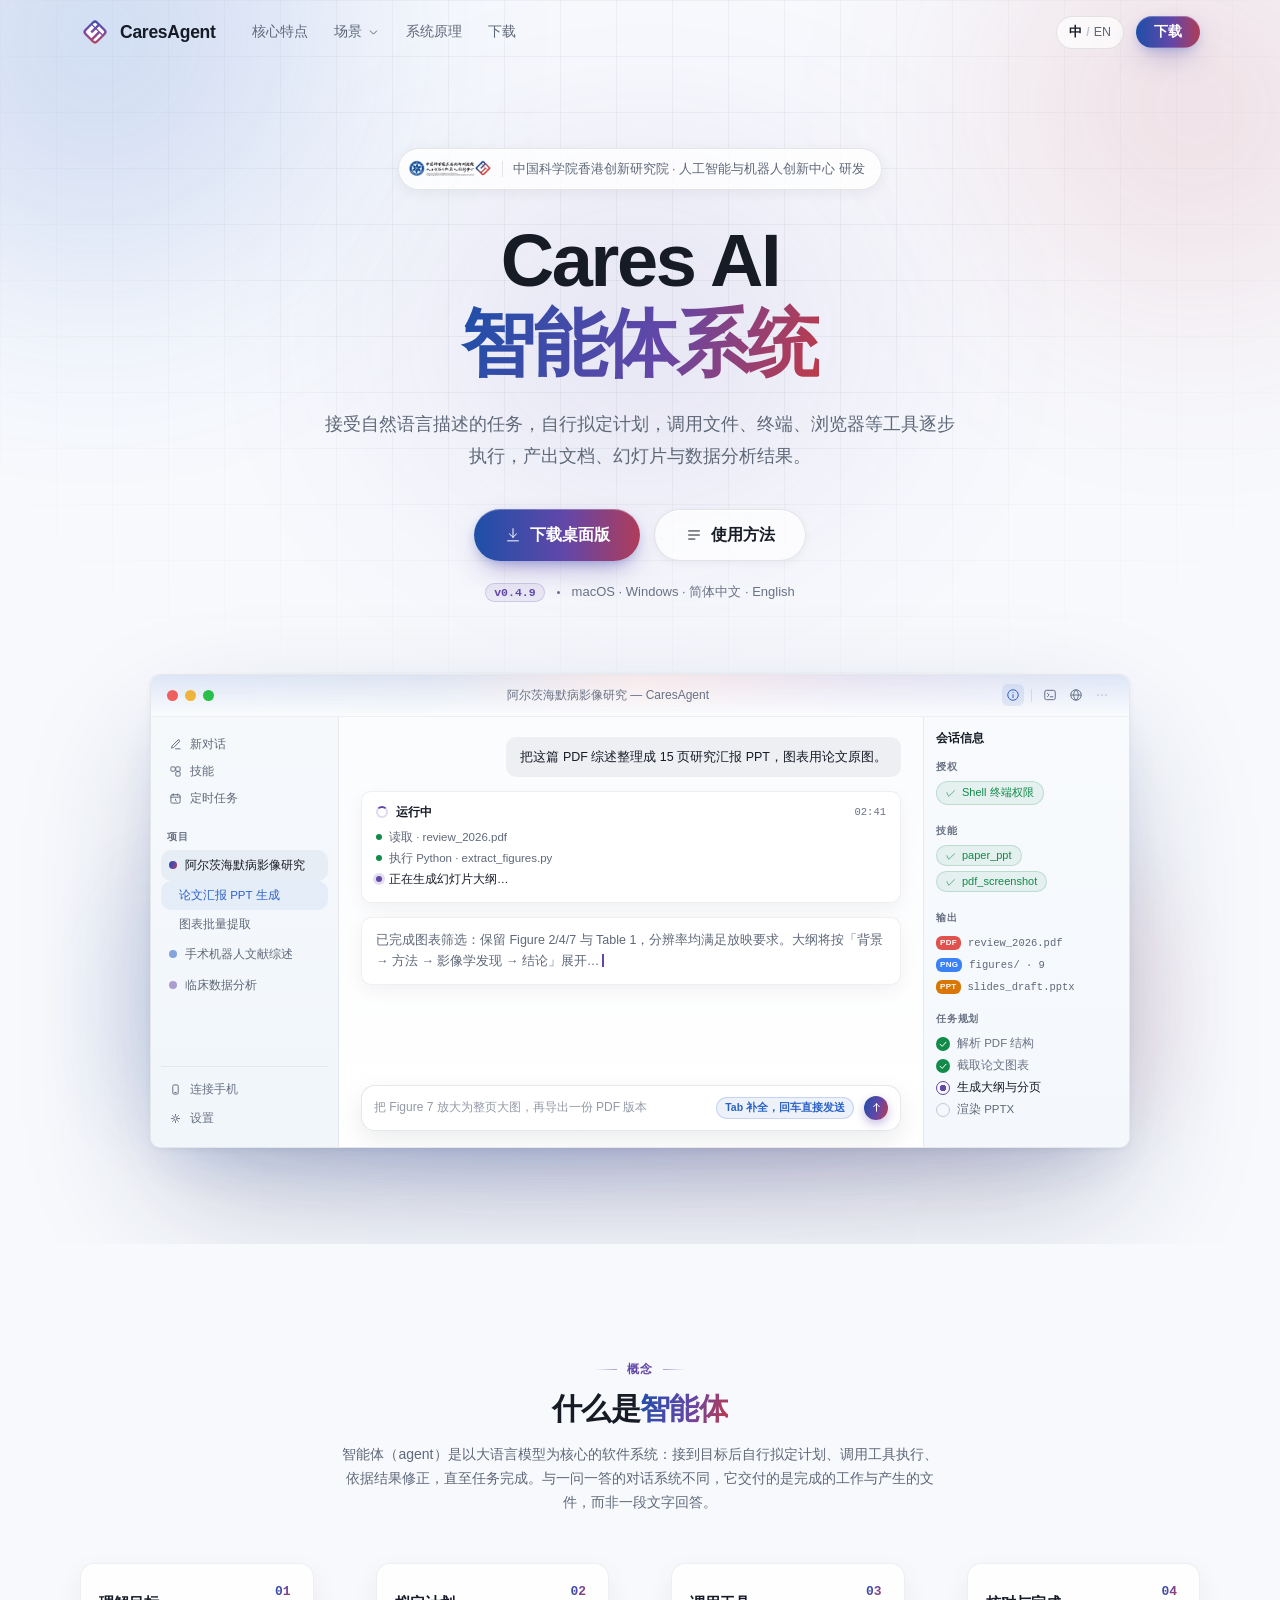
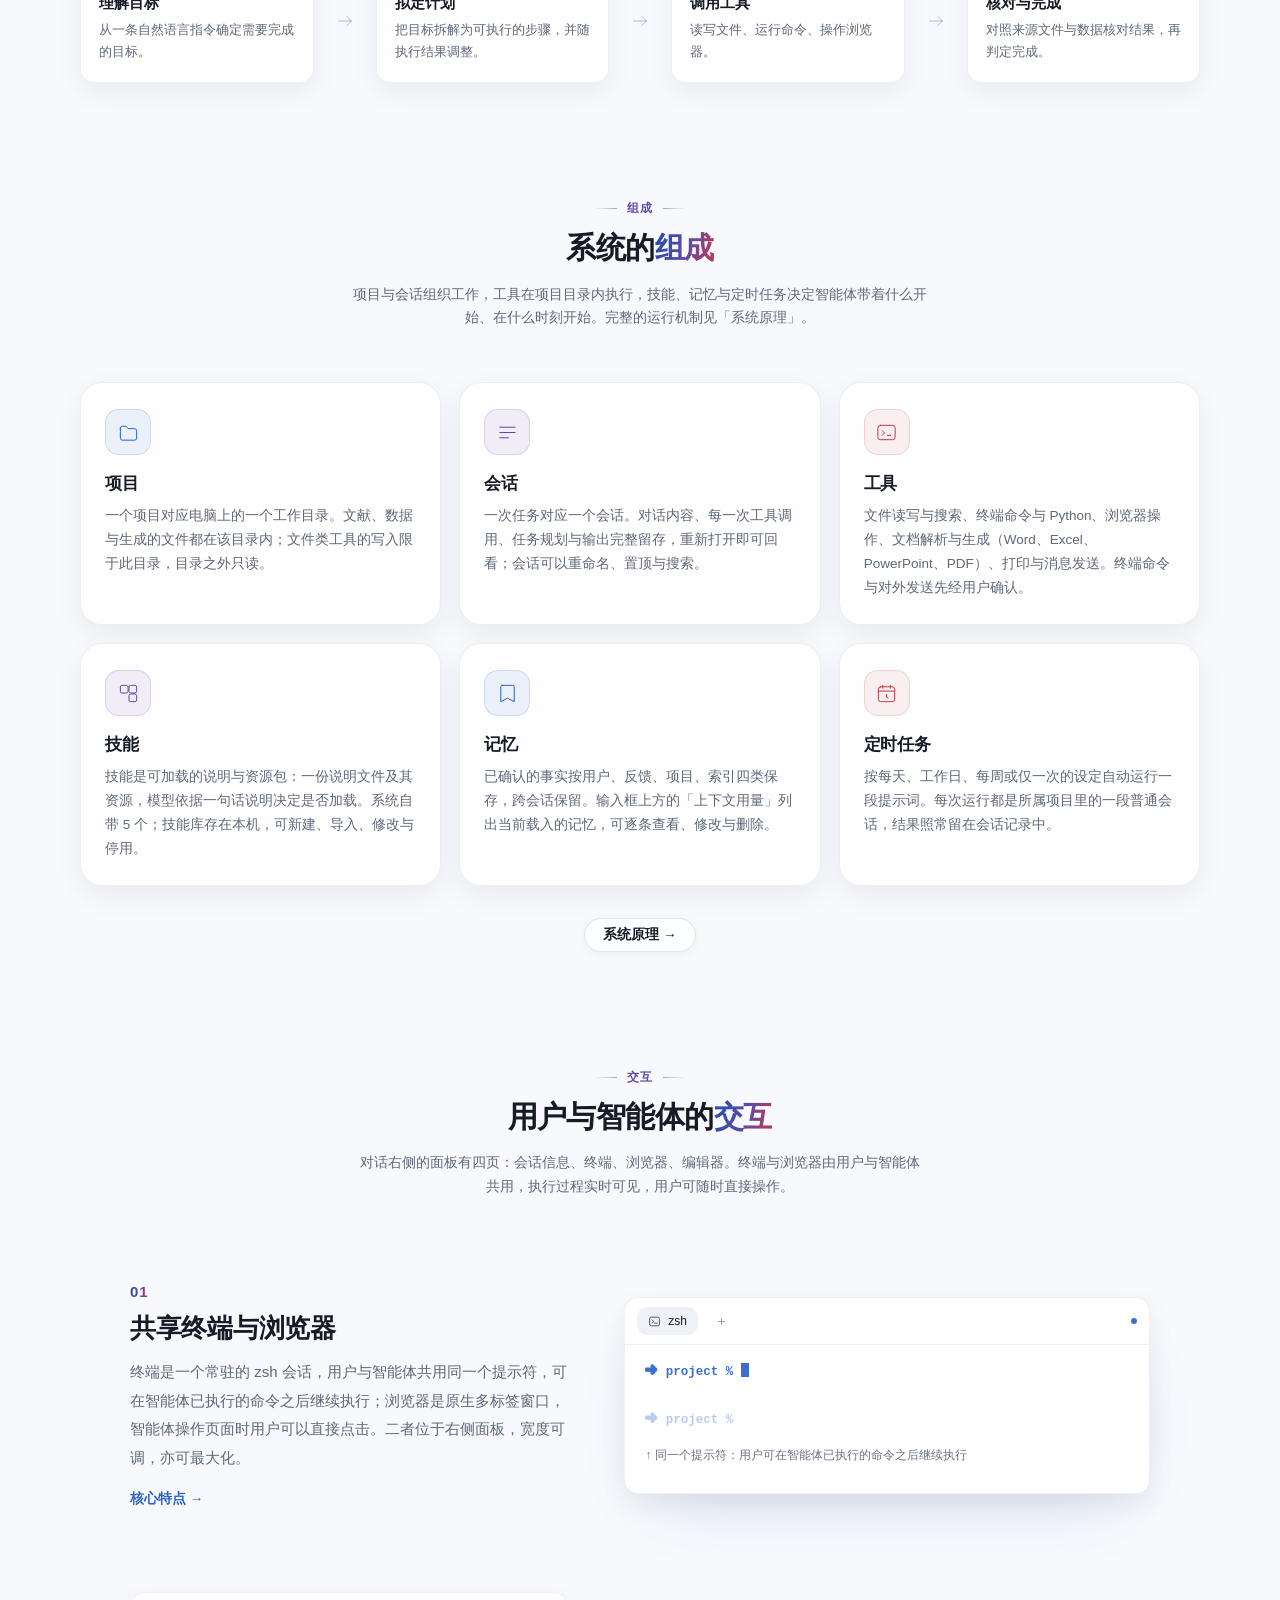
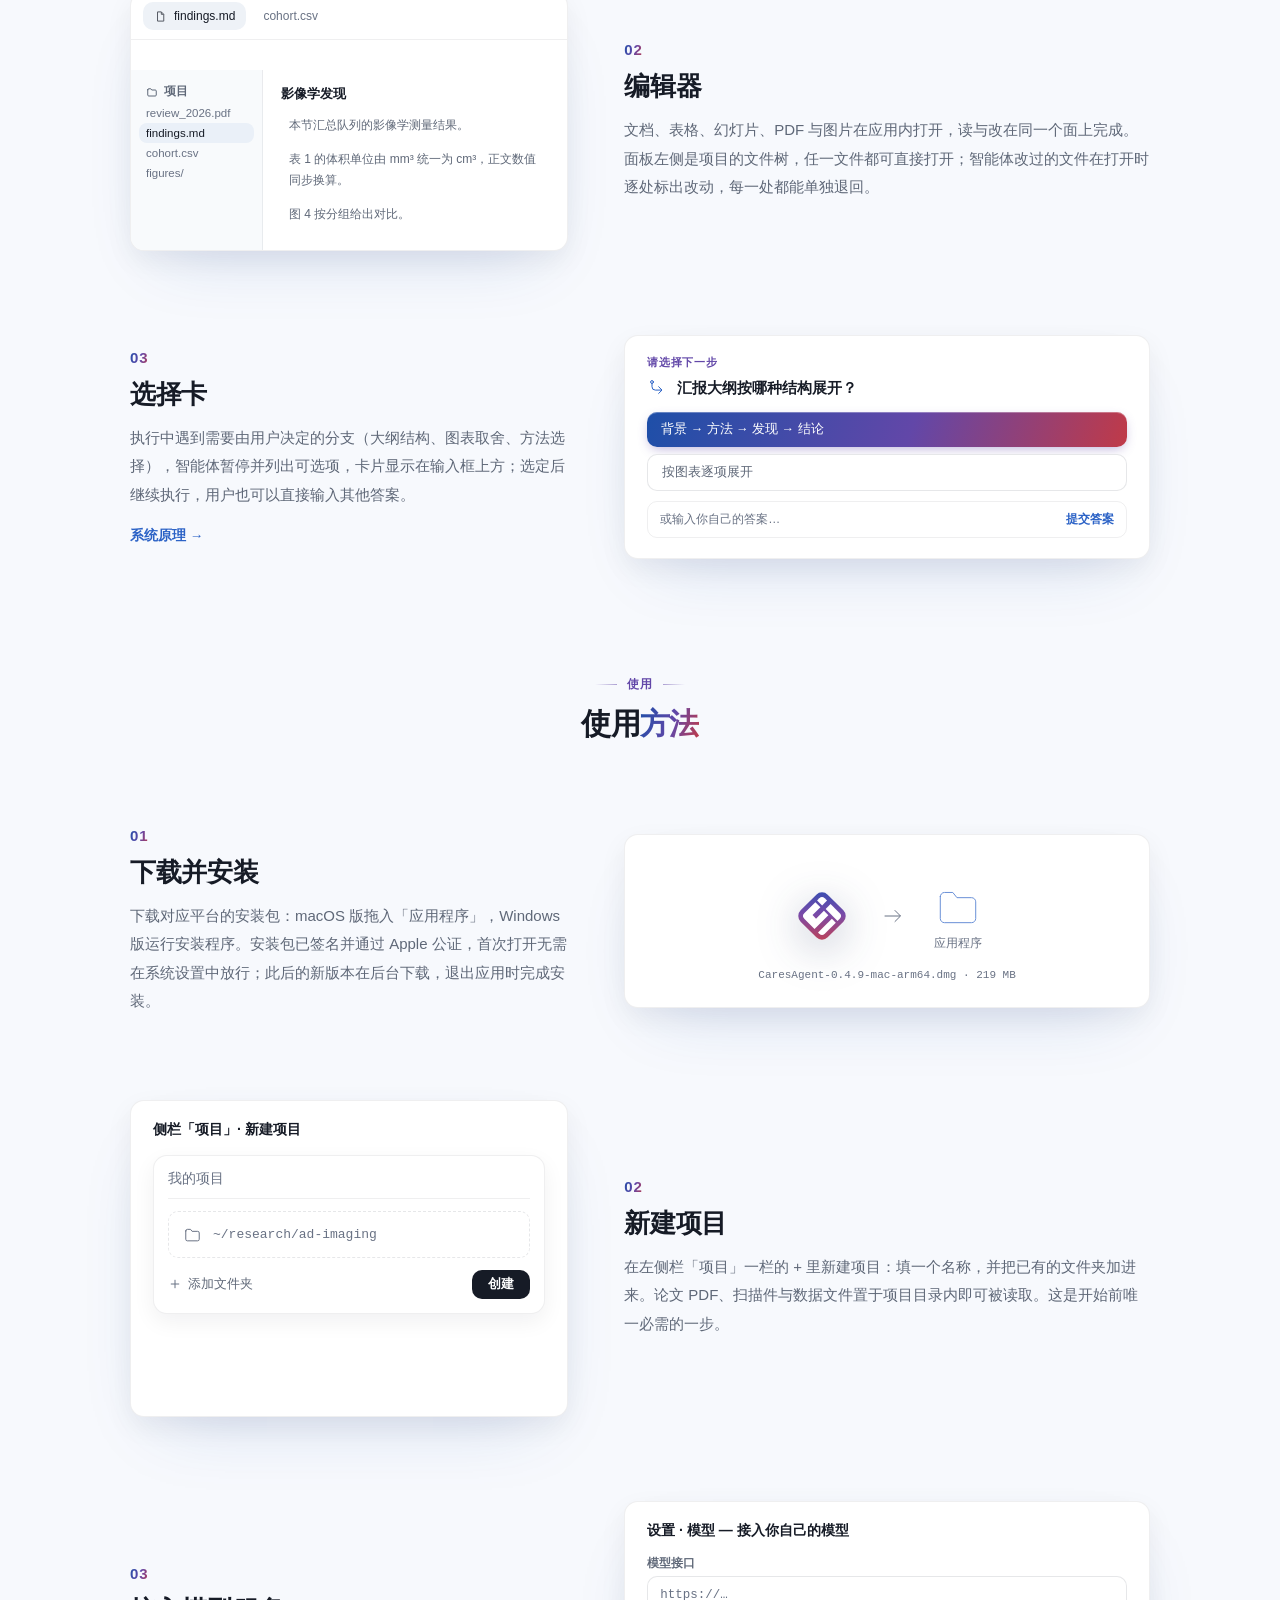
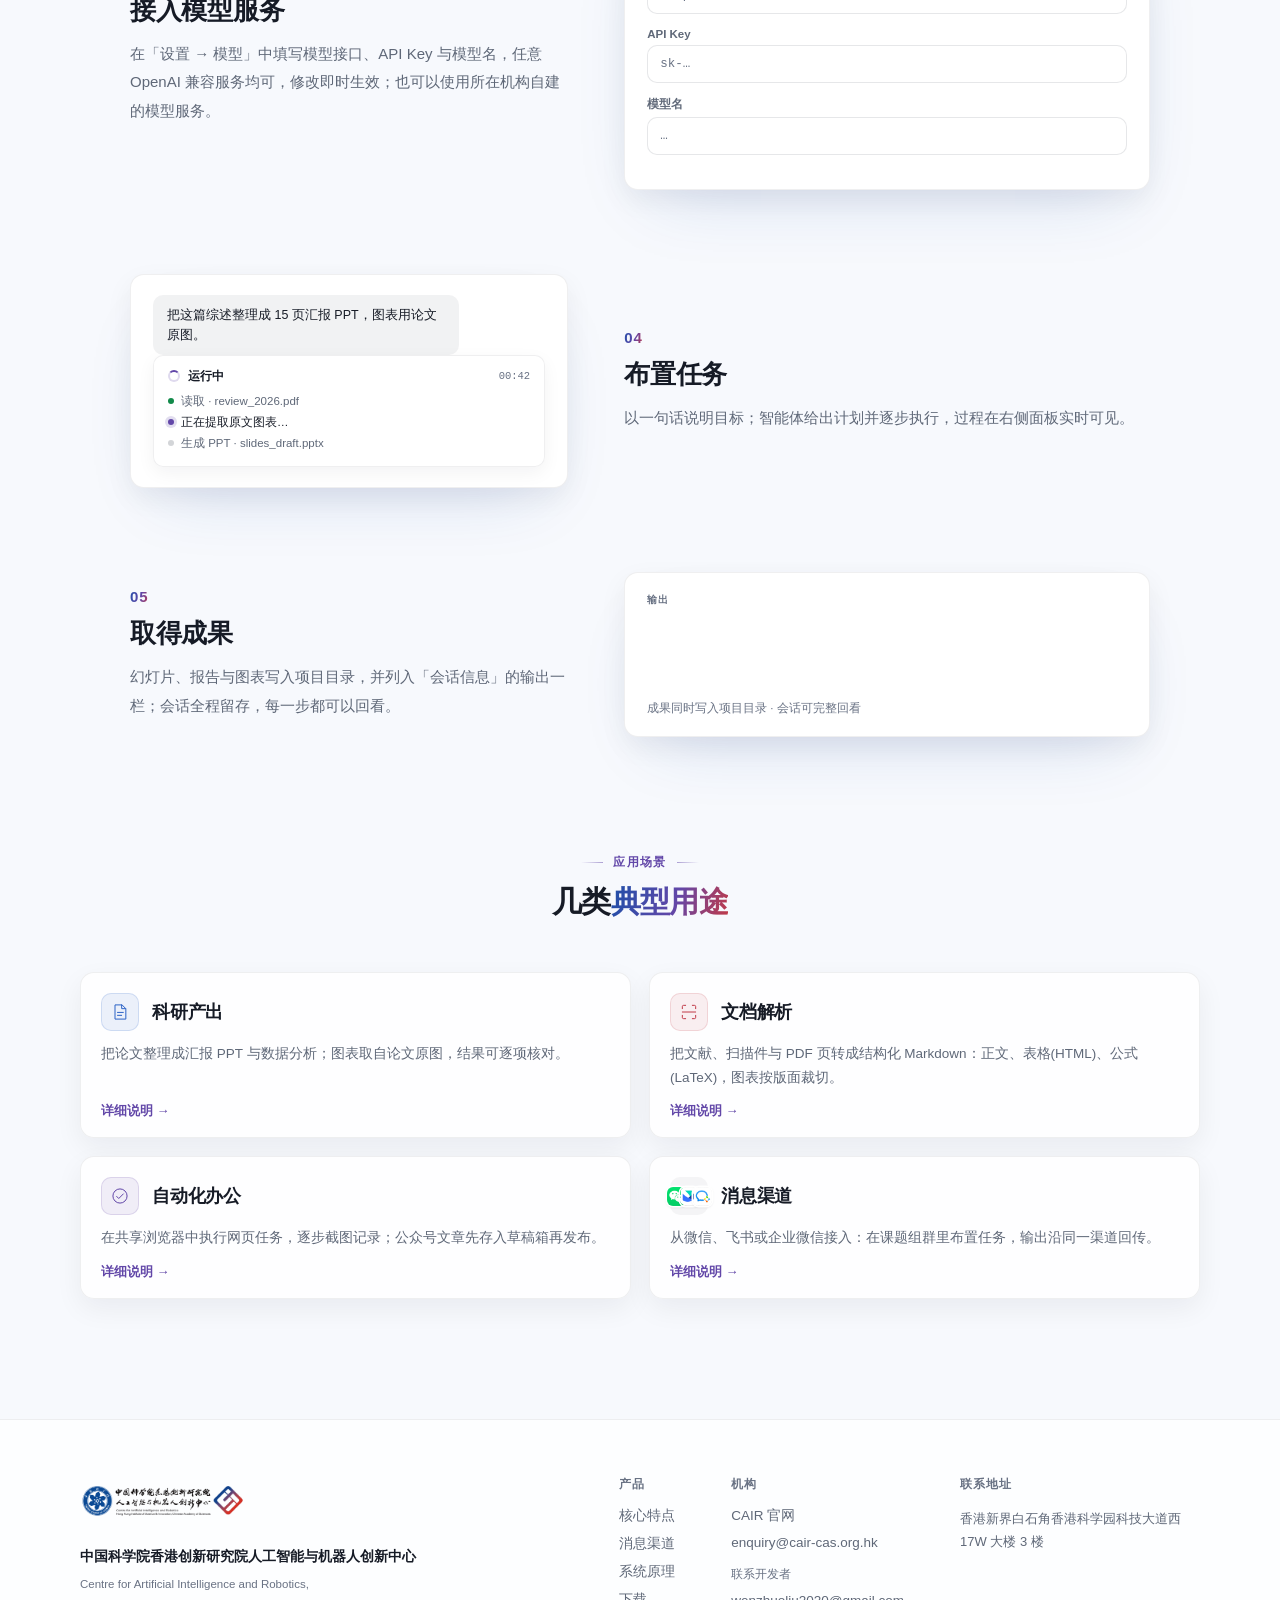
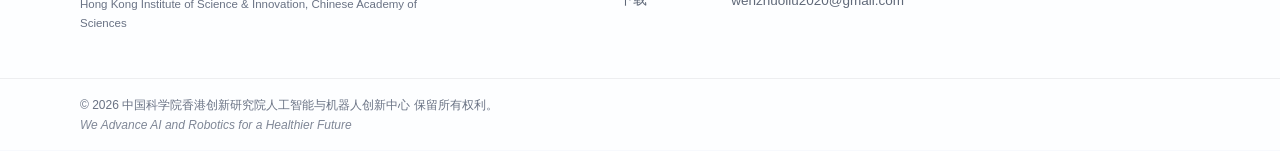
<file: index.html>
<!doctype html>
<html lang="zh-CN">
<head>
  <meta charset="UTF-8" />
  <script>document.documentElement.className += ' js';</script>
  <meta name="viewport" content="width=device-width, initial-scale=1.0" />
  <title>CaresAgent — Cares AI 智能体系统 | CAIR</title>
  <meta name="description" content="CaresAgent 是中国科学院香港创新研究院 CAIR 研发的 Cares AI 智能体系统：接受自然语言描述的任务，自行拟定计划并调用工具执行，产出文档、幻灯片与数据分析结果。本页说明智能体的概念、系统的组织方式与使用方法。" />
  <link rel="icon" type="image/png" sizes="32x32" href="assets/icon-32.png" />
  <link rel="apple-touch-icon" sizes="180x180" href="assets/icon-180.png" />
  <link rel="stylesheet" href="styles.css" />
  <link rel="stylesheet" href="demo.css" />
  <script src="dict.js"></script>
  <script>
    window.DEMO_EN_META = {
      title: 'CaresAgent — The Cares AI Agent System | CAIR',
      description: 'CaresAgent is the Cares AI agent system developed by CAIR (HKISI-CAS): it takes a task described in natural language, drafts its own plan and executes it with tools, producing documents, slides and data analyses. This page describes the concept of an agent, how the system is organised, and how to use it.'
    };
  </script>
  <!-- 访问统计：GoatCounter，无 cookie、不追踪个人 -->
  <script data-goatcounter="https://caresagent.goatcounter.com/count"
          async src="https://gc.zgo.at/count.js"></script>
</head>
<body>


  <!-- ============ 共享导航（每页一致） ============ -->
  <header class="nav" id="nav">
    <div class="nav-inner">
      <a class="nav-brand" href="index.html" aria-label="CaresAgent">
        <span class="brand-mark" aria-hidden="true">
          <svg viewBox="0 0 48 48" fill="none" xmlns="http://www.w3.org/2000/svg">
            <defs><linearGradient id="bm-g" x1="6" y1="6" x2="42" y2="42" gradientUnits="userSpaceOnUse"><stop offset="0" stop-color="#2450b4"/><stop offset=".48" stop-color="#7a4aa8"/><stop offset="1" stop-color="#d24040"/></linearGradient><clipPath id="bm-c"><rect x="9.2" y="9.2" width="29.6" height="29.6" rx="6.2" transform="rotate(45 24 24)"/></clipPath></defs>
            <rect x="9.2" y="9.2" width="29.6" height="29.6" rx="6.2" transform="rotate(45 24 24)" fill="url(#bm-g)"/>
            <g clip-path="url(#bm-c)"><g transform="rotate(-45 24 24)" fill="#ffffff">
              <path d="M12.8 15.8 Q12.8 12.8 15.8 12.8 H27.93 V18.325 H19.3 V22.175 H27.93 V27.025 H12.8 Z"/>
              <path d="M12.8 30.875 H27.93 V35.2 H15.8 Q12.8 35.2 12.8 32.2 Z"/>
              <path d="M29.83 12.8 H32.2 Q35.2 12.8 35.2 15.8 V18.325 H29.83 Z"/>
              <path d="M29.83 22.175 H35.2 V32.2 Q35.2 35.2 32.2 35.2 H29.83 Z"/>
            </g></g>
          </svg>
        </span>
        <span class="brand-word">CaresAgent</span>
      </a>
      <nav class="nav-links" aria-label="主导航">
        <a href="features.html" data-i18n="nav.features">核心特点</a>
        <div class="nav-dd">
          <button class="nav-dd-btn" type="button" aria-haspopup="true"><span data-i18n="nav.scenarios">场景</span><svg viewBox="0 0 16 16" fill="none" aria-hidden="true"><path d="M4 6l4 4 4-4" stroke="currentColor" stroke-linecap="round" stroke-linejoin="round"/></svg></button>
          <div class="nav-dd-menu">
            <a href="scene-research.html"><span data-i18n="sc.research.t">科研产出</span></a>
            <a href="scene-office.html"><span data-i18n="sc.office.t">自动化办公</span></a>
            <a href="scene-channels.html"><span data-i18n="sc.channels.t">消息渠道</span></a>
            <a href="scene-ocr.html"><span data-i18n="sc.ocr.t">文档解析</span></a>
          </div>
        </div>
        <a href="architecture.html" data-i18n="nav.arch">系统原理</a>
        <a href="download.html" data-i18n="nav.download">下载</a>
      </nav>
      <div class="nav-actions">
        <button class="lang-toggle" id="langToggle" type="button" aria-label="Switch to English">
          <span class="lang-zh" lang="zh-CN">中</span><span class="lang-divider">/</span><span class="lang-en" lang="en">EN</span>
        </button>
        <a class="btn btn-primary btn-sm" href="download.html" data-i18n="nav.cta">下载</a>
        <details class="nav-menu" id="navMenu">
          <summary aria-label="菜单"><svg viewBox="0 0 20 20" fill="none" aria-hidden="true"><path d="M3.5 5.5h13M3.5 10h13M3.5 14.5h13" stroke="currentColor" stroke-linecap="round"/></svg></summary>
          <div class="nav-menu-panel">
            <a href="features.html" data-i18n="nav.features">核心特点</a>
            <a href="scene-research.html" data-i18n="sc.research.t">科研产出</a>
            <a href="scene-office.html" data-i18n="sc.office.t">自动化办公</a>
            <a href="scene-channels.html" data-i18n="sc.channels.t">消息渠道</a>
            <a href="scene-ocr.html" data-i18n="sc.ocr.t">文档解析</a>
            <a href="architecture.html" data-i18n="nav.arch">系统原理</a>
            <a href="download.html" data-i18n="nav.download">下载</a>
          </div>
        </details>
      </div>
    </div>
  </header>

  <main id="top">

    <!-- ============ HERO ============ -->
    <section class="hero">
      <div class="hero-bg" aria-hidden="true"><div class="aurora aurora-a"></div><div class="aurora aurora-b"></div><div class="aurora aurora-c"></div><div class="hero-grid"></div></div>
      <div class="hero-inner">
        <a class="hero-eyebrow reveal" href="https://www.cair-cas.org.hk/" target="_blank" rel="noopener">
          <img src="assets/cair-logo.png" alt="CAIR" class="eyebrow-logo" />
          <span class="eyebrow-divider"></span>
          <span data-i18n="hero.eyebrow">中国科学院香港创新研究院 · 人工智能与机器人创新中心 研发</span>
        </a>
        <h1 class="hero-title reveal" data-i18n-html="hero.title">Cares AI<br /><em>智能体系统</em></h1>
        <p class="hero-sub reveal" data-i18n="hero.sub">接受自然语言描述的任务，自行拟定计划，调用文件、终端、浏览器等工具逐步执行，产出文档、幻灯片与数据分析结果。</p>
        <div class="hero-cta reveal">
          <a class="btn btn-primary btn-lg" href="download.html"><svg viewBox="0 0 20 20" fill="none" aria-hidden="true"><path d="M10 3v9.5m0 0L6 8.7m4 3.8 4-3.8M4 16.5h12" stroke="currentColor" stroke-linecap="round" stroke-linejoin="round"/></svg><span data-i18n="hero.cta1">下载桌面版</span></a>
          <a class="btn btn-ghost btn-lg" href="#usage"><svg viewBox="0 0 20 20" fill="none" aria-hidden="true"><path d="M4 5.5h12M4 10h12M4 14.5h7" stroke="currentColor" stroke-linecap="round"/></svg><span data-i18n="hero.cta2">使用方法</span></a>
        </div>
        <p class="hero-meta reveal"><span class="meta-chip">v0.4.9</span><span class="meta-dot"></span><span data-i18n="hero.meta">macOS · Windows · 简体中文 · English</span></p>

        <div class="shot reveal" aria-hidden="true">
          <div class="shot-glow"></div>
          <div class="app-window">
            <div class="app-titlebar"><span class="tl tl-r"></span><span class="tl tl-y"></span><span class="tl tl-g"></span><div class="tb-aurora"><i></i></div><span class="app-title" data-i18n="shot.title">阿尔茨海默病影像研究 — CaresAgent</span><span class="tb-toggles"><svg class="active" viewBox="0 0 24 24" fill="none" stroke="currentColor"><circle cx="12" cy="12" r="9"/><path d="M12 16.5v-5M12 8h.01" stroke-linecap="round"/></svg><span class="tb-sep" aria-hidden="true"></span><svg viewBox="0 0 24 24" fill="none" stroke="currentColor"><rect x="3" y="4" width="18" height="16" rx="3"/><path d="m7.5 9 3 3-3 3M12.5 15H17" stroke-linecap="round" stroke-linejoin="round"/></svg><svg viewBox="0 0 24 24" fill="none" stroke="currentColor"><circle cx="12" cy="12" r="9"/><path d="M3 12h18M12 3c2.7 2.6 4 5.6 4 9s-1.3 6.4-4 9c-2.7-2.6-4-5.6-4-9s1.3-6.4 4-9Z"/></svg><svg viewBox="0 0 24 24" fill="none" stroke="currentColor"><path d="M5.2 12h.01M12 12h.01M18.8 12h.01" stroke-linecap="round"/></svg></span></div>
            <div class="app-body">
              <aside class="app-side">
                <div class="side-nav">
                  <div class="side-act"><svg viewBox="0 0 24 24" fill="none" stroke="currentColor" stroke-linecap="round" stroke-linejoin="round"><path d="M12 20h8.5M16.6 3.9a2 2 0 0 1 2.8 2.8L8.5 17.6 4.7 18.6l1-3.8L16.6 3.9Z"/></svg><span data-i18n="shot.new">新对话</span></div>
                  <div class="side-act"><svg viewBox="0 0 24 24" fill="none" stroke="currentColor" stroke-linejoin="round"><rect x="3.5" y="3.5" width="8" height="8" rx="1.6"/><rect x="12.5" y="12.5" width="8" height="8" rx="1.6"/><rect x="12.5" y="3.5" width="8" height="8" rx="1.6"/></svg><span data-i18n="shot.skillsNav">技能</span></div>
                  <div class="side-act"><svg viewBox="0 0 24 24" fill="none" stroke="currentColor" stroke-linecap="round" stroke-linejoin="round"><rect x="3.5" y="5" width="17" height="15.5" rx="2.4"/><path d="M3.5 9.5h17M8 3.5v3M16 3.5v3M12 13v2.6l1.8 1.2"/></svg><span data-i18n="shot.schedules">定时任务</span></div>
                </div>
                <div class="side-label" data-i18n="shot.projects">项目</div>
                <div class="side-row active"><span class="side-ico g1"></span><span data-i18n="shot.p1">阿尔茨海默病影像研究</span></div>
                <div class="side-row sub active"><span data-i18n="shot.s1">论文汇报 PPT 生成</span></div>
                <div class="side-row sub"><span data-i18n="shot.s2">图表批量提取</span></div>
                <div class="side-row"><span class="side-ico g2"></span><span data-i18n="shot.p2">手术机器人文献综述</span></div>
                <div class="side-row"><span class="side-ico g3"></span><span data-i18n="shot.p3">临床数据分析</span></div>
                <div class="side-foot">
                  <div class="side-row"><svg viewBox="0 0 24 24" fill="none" stroke="currentColor"><rect x="7" y="3.5" width="10" height="17" rx="2.4"/><path d="M10.5 17.5h3" stroke-linecap="round"/></svg><span data-i18n="shot.phone">连接手机</span></div>
                  <div class="side-row"><svg viewBox="0 0 24 24" fill="none" stroke="currentColor" stroke-linecap="round" stroke-linejoin="round"><circle cx="12" cy="12" r="3.2"/><path d="M12 4.5v2M12 17.5v2M4.5 12h2M17.5 12h2M6.7 6.7l1.4 1.4M15.9 15.9l1.4 1.4M17.3 6.7l-1.4 1.4M8.1 15.9l-1.4 1.4"/></svg><span data-i18n="shot.settings">设置</span></div>
                </div>
              </aside>
              <div class="app-chat">
                <div class="chat-bubble user" data-i18n="shot.user">把这篇 PDF 综述整理成 15 页研究汇报 PPT，图表用论文原图。</div>
                <div class="chat-card process">
                  <div class="process-head"><span class="spin"></span><span class="process-name" data-i18n="shot.proc">运行中</span><span class="process-time">02:41</span></div>
                  <ul class="process-steps"><li class="done"><span data-i18n="shot.st1">读取 · review_2026.pdf</span></li><li class="done"><span data-i18n="shot.st2">执行 Python · extract_figures.py</span></li><li class="live"><span data-i18n="shot.st3">正在生成幻灯片大纲…</span></li></ul>
                </div>
                <div class="chat-card answer"><p data-i18n="shot.ans">已完成图表筛选：保留 Figure 2/4/7 与 Table 1，分辨率均满足放映要求。大纲将按「背景 → 方法 → 影像学发现 → 结论」展开…</p><span class="caret"></span></div>
                <div class="chat-composer ghosted"><span class="ghost-text" data-i18n="shot.ghost">把 Figure 7 放大为整页大图，再导出一份 PDF 版本</span><span class="ghost-hint" data-i18n="shot.ghostHint">Tab 补全，回车直接发送</span><span class="composer-send"><svg viewBox="0 0 16 16" fill="none"><path d="M8 12.5v-9m0 0L4.5 7M8 3.5 11.5 7" stroke="currentColor" stroke-linecap="round" stroke-linejoin="round"/></svg></span></div>
              </div>
              <aside class="app-rail">
                <div class="rail-cap" data-i18n="shot.railcap">会话信息</div>
                <div class="rail-sec"><div class="rail-head" data-i18n="shot.perms">授权</div><div class="rail-chip ok"><span data-i18n="shot.pm1">Shell 终端权限</span></div></div>
                <div class="rail-sec"><div class="rail-head" data-i18n="shot.skills">技能</div><div class="rail-chip ok"><span data-i18n="shot.sk1">paper_ppt</span></div><div class="rail-chip ok"><span data-i18n="shot.sk2">pdf_screenshot</span></div></div>
                <div class="rail-sec"><div class="rail-head" data-i18n="shot.outputs">输出</div><div class="rail-file"><span class="f-ico pdf">PDF</span><span>review_2026.pdf</span></div><div class="rail-file"><span class="f-ico img">PNG</span><span>figures/ · 9</span></div><div class="rail-file"><span class="f-ico ppt">PPT</span><span>slides_draft.pptx</span></div></div>
                <div class="rail-sec"><div class="rail-head" data-i18n="shot.plan">任务规划</div><div class="rail-step done"><span data-i18n="shot.pl1">解析 PDF 结构</span></div><div class="rail-step done"><span data-i18n="shot.pl2">截取论文图表</span></div><div class="rail-step live"><span data-i18n="shot.pl3">生成大纲与分页</span></div><div class="rail-step"><span data-i18n="shot.pl4">渲染 PPTX</span></div></div>
              </aside>
            </div>
          </div>
        </div>
      </div>
    </section>

    <!-- ============ 智能体的概念 ============ -->
    <section class="section" id="concept">
      <div class="section-head reveal">
        <p class="section-eyebrow" data-i18n="agent.eyebrow">概念</p>
        <h2 class="section-title" data-i18n-html="agent.title">什么是<em>智能体</em></h2>
        <p class="section-sub" data-i18n="agent.sub">智能体（agent）是以大语言模型为核心的软件系统：接到目标后自行拟定计划、调用工具执行、依据结果修正，直至任务完成。与一问一答的对话系统不同，它交付的是完成的工作与产生的文件，而非一段文字回答。</p>
      </div>
      <div class="flow-track" style="margin-top:48px">
        <div class="flow-step reveal"><span class="flow-num">01</span><h3 data-i18n="agent.s1t">理解目标</h3><p data-i18n="agent.s1d">从一条自然语言指令确定需要完成的目标。</p></div>
        <div class="flow-arrow" aria-hidden="true"><svg viewBox="0 0 24 24" fill="none"><path d="M5 12h14m-5-5 5 5-5 5" stroke="currentColor" stroke-linecap="round" stroke-linejoin="round"/></svg></div>
        <div class="flow-step reveal"><span class="flow-num">02</span><h3 data-i18n="agent.s2t">拟定计划</h3><p data-i18n="agent.s2d">把目标拆解为可执行的步骤，并随执行结果调整。</p></div>
        <div class="flow-arrow" aria-hidden="true"><svg viewBox="0 0 24 24" fill="none"><path d="M5 12h14m-5-5 5 5-5 5" stroke="currentColor" stroke-linecap="round" stroke-linejoin="round"/></svg></div>
        <div class="flow-step reveal"><span class="flow-num">03</span><h3 data-i18n="agent.s3t">调用工具</h3><p data-i18n="agent.s3d">读写文件、运行命令、操作浏览器。</p></div>
        <div class="flow-arrow" aria-hidden="true"><svg viewBox="0 0 24 24" fill="none"><path d="M5 12h14m-5-5 5 5-5 5" stroke="currentColor" stroke-linecap="round" stroke-linejoin="round"/></svg></div>
        <div class="flow-step reveal"><span class="flow-num">04</span><h3 data-i18n="agent.s4t">核对与完成</h3><p data-i18n="agent.s4d">对照来源文件与数据核对结果，再判定完成。</p></div>
      </div>
    </section>

    <!-- ============ 组成:项目 / 会话 / 工具 / 技能 / 记忆 / 定时任务 ============ -->
    <section class="section" id="parts">
      <div class="section-head reveal">
        <p class="section-eyebrow" data-i18n="parts.eyebrow">组成</p>
        <h2 class="section-title" data-i18n-html="parts.title">系统的<em>组成</em></h2>
        <p class="section-sub" data-i18n="parts.sub">项目与会话组织工作，工具在项目目录内执行，技能、记忆与定时任务决定智能体带着什么开始、在什么时刻开始。完整的运行机制见「系统原理」。</p>
      </div>
      <div class="feature-grid">
        <article class="feature-card reveal">
          <div class="feature-ico i-blue"><svg viewBox="0 0 24 24" fill="none" stroke="currentColor" stroke-linecap="round" stroke-linejoin="round"><path d="M3.5 7.5a2 2 0 0 1 2-2h4l2 2.5h7a2 2 0 0 1 2 2v8a2 2 0 0 1-2 2H5.5a2 2 0 0 1-2-2V7.5Z"/></svg></div>
          <h3 data-i18n="parts.t1">项目</h3>
          <p data-i18n="parts.d1">一个项目对应电脑上的一个工作目录。文献、数据与生成的文件都在该目录内；文件类工具的写入限于此目录，目录之外只读。</p>
        </article>
        <article class="feature-card reveal">
          <div class="feature-ico i-violet"><svg viewBox="0 0 24 24" fill="none" stroke="currentColor" stroke-linecap="round" stroke-linejoin="round"><path d="M4 6.5h16M4 12h16M4 17.5h9"/></svg></div>
          <h3 data-i18n="parts.t2">会话</h3>
          <p data-i18n="parts.d2">一次任务对应一个会话。对话内容、每一次工具调用、任务规划与输出完整留存，重新打开即可回看；会话可以重命名、置顶与搜索。</p>
        </article>
        <article class="feature-card reveal">
          <div class="feature-ico i-red"><svg viewBox="0 0 24 24" fill="none" stroke="currentColor" stroke-linecap="round" stroke-linejoin="round"><rect x="3" y="4.5" width="18" height="15" rx="2.6"/><path d="m7.5 10 2.5 2.5L7.5 15M13 15h3.5"/></svg></div>
          <h3 data-i18n="parts.t3">工具</h3>
          <p data-i18n="parts.d3">文件读写与搜索、终端命令与 Python、浏览器操作、文档解析与生成（Word、Excel、PowerPoint、PDF）、打印与消息发送。终端命令与对外发送先经用户确认。</p>
        </article>
        <article class="feature-card reveal">
          <div class="feature-ico i-violet"><svg viewBox="0 0 24 24" fill="none" stroke="currentColor" stroke-linejoin="round"><rect x="3.5" y="3.5" width="8" height="8" rx="1.8"/><rect x="12.5" y="3.5" width="8" height="8" rx="1.8"/><rect x="12.5" y="12.5" width="8" height="8" rx="1.8"/></svg></div>
          <h3 data-i18n="parts.t4">技能</h3>
          <p data-i18n="parts.d4">技能是可加载的说明与资源包：一份说明文件及其资源，模型依据一句话说明决定是否加载。系统自带 5 个；技能库存在本机，可新建、导入、修改与停用。</p>
        </article>
        <article class="feature-card reveal">
          <div class="feature-ico i-blue"><svg viewBox="0 0 24 24" fill="none" stroke="currentColor" stroke-linecap="round" stroke-linejoin="round"><path d="M6.5 3.5h11a1.5 1.5 0 0 1 1.5 1.5v15.5l-7-3.6-7 3.6V5a1.5 1.5 0 0 1 1.5-1.5Z"/></svg></div>
          <h3 data-i18n="parts.t5">记忆</h3>
          <p data-i18n="parts.d5">已确认的事实按用户、反馈、项目、索引四类保存，跨会话保留。输入框上方的「上下文用量」列出当前载入的记忆，可逐条查看、修改与删除。</p>
        </article>
        <article class="feature-card reveal">
          <div class="feature-ico i-red"><svg viewBox="0 0 24 24" fill="none" stroke="currentColor" stroke-linecap="round" stroke-linejoin="round"><rect x="3.5" y="5" width="17" height="15.5" rx="2.4"/><path d="M3.5 9.5h17M8 3.5v3M16 3.5v3M12 13v2.6l1.8 1.2"/></svg></div>
          <h3 data-i18n="parts.t6">定时任务</h3>
          <p data-i18n="parts.d6">按每天、工作日、每周或仅一次的设定自动运行一段提示词。每次运行都是所属项目里的一段普通会话，结果照常留在会话记录中。</p>
        </article>
      </div>
      <div style="display:flex;justify-content:center;margin-top:32px" class="reveal">
        <a class="btn btn-ghost btn-sm" href="architecture.html" data-i18n="design.more">系统原理 →</a>
      </div>
    </section>

    <!-- ============ 特点:实时面板 / 下一句建议 / 选择卡 ============ -->
    <section class="section" id="traits">
      <div class="section-head reveal">
        <p class="section-eyebrow" data-i18n="wn.eyebrow">交互</p>
        <h2 class="section-title" data-i18n-html="wn.title">用户与智能体的<em>交互</em></h2>
        <p class="section-sub" data-i18n="wn.sub">对话右侧的面板有四页：会话信息、终端、浏览器、编辑器。终端与浏览器由用户与智能体共用，执行过程实时可见，用户可随时直接操作。</p>
      </div>

      <div class="wn-row reveal">
        <div class="wn-copy">
          <span class="wn-no">01</span>
          <h3 data-i18n="wn.a.t">共享终端与浏览器</h3>
          <p data-i18n="wn.a.d">终端是一个常驻的 zsh 会话，用户与智能体共用同一个提示符，可在智能体已执行的命令之后继续执行；浏览器是原生多标签窗口，智能体操作页面时用户可以直接点击。二者位于右侧面板，宽度可调，亦可最大化。</p>
          <a class="wn-link" href="features.html" data-i18n="wn.a.link">核心特点 →</a>
        </div>
        <div class="wn-visual">
          <div class="wn-panel" data-term-demo>
            <div class="wn-panel-tabs"><span class="wpt active"><svg viewBox="0 0 24 24" fill="none" stroke="currentColor"><rect x="3" y="4" width="18" height="16" rx="3"/><path d="m7.5 9 3 3-3 3M12.5 15H17" stroke-linecap="round" stroke-linejoin="round"/></svg>zsh</span><span class="wpt"><svg viewBox="0 0 24 24" fill="none" stroke="currentColor" stroke-linecap="round"><path d="M12 6.5v11M6.5 12h11"/></svg></span><span class="wpt-dot" aria-hidden="true"></span></div>
            <div class="wn-term">
              <div class="wt-line" data-wt="agent"><span class="wt-p">➜ project %</span> <span class="wt-cmd"></span><span class="wt-caret"></span></div>
              <div class="wt-line wt-out"></div>
              <div class="wt-line" data-wt="user"><span class="wt-p">➜ project %</span> <span class="wt-cmd"></span><span class="wt-caret you"></span></div>
              <div class="wt-note" data-i18n="wn.a.note">↑ 同一个提示符：用户可在智能体已执行的命令之后继续执行</div>
            </div>
          </div>
        </div>
      </div>

      <div class="wn-row reveal">
        <div class="wn-copy">
          <span class="wn-no">02</span>
          <h3 data-i18n="wn.e.t">编辑器</h3>
          <p data-i18n="wn.e.d">文档、表格、幻灯片、PDF 与图片在应用内打开，读与改在同一个面上完成。面板左侧是项目的文件树，任一文件都可直接打开；智能体改过的文件在打开时逐处标出改动，每一处都能单独退回。</p>
        </div>
        <div class="wn-visual">
          <div class="wn-panel wn-editor" data-editor-demo>
            <div class="wn-panel-tabs">
              <span class="wpt active"><svg viewBox="0 0 24 24" fill="none" stroke="currentColor" stroke-linejoin="round"><path d="M6.5 3.5h7L18 8v12.5H6.5V3.5Z"/><path d="M13.5 3.5V8H18"/></svg>findings.md</span>
              <span class="wpt">cohort.csv</span>
            </div>
            <div class="we-note">
              <span class="we-note-t" data-i18n="wn.e.banner">CaresAgent 改了这份文件，改动已生效；每一处都能单独退回。</span>
              <span class="we-ok"><svg viewBox="0 0 24 24" fill="none" stroke="currentColor" stroke-linecap="round" stroke-linejoin="round"><path d="m5 12.5 4.5 4.5L19 7"/></svg><span data-i18n="wn.e.ok">看过了</span></span>
            </div>
            <div class="we-body">
              <div class="we-tree">
                <div class="we-t-row root"><svg viewBox="0 0 24 24" fill="none" stroke="currentColor" stroke-linecap="round" stroke-linejoin="round"><path d="M3.5 7.5a2 2 0 0 1 2-2h4l2 2.5h7a2 2 0 0 1 2 2v8a2 2 0 0 1-2 2H5.5a2 2 0 0 1-2-2V7.5Z"/></svg><span data-i18n="wn.e.root">项目</span></div>
                <div class="we-t-row">review_2026.pdf</div>
                <div class="we-t-row on">findings.md</div>
                <div class="we-t-row">cohort.csv</div>
                <div class="we-t-row">figures/</div>
              </div>
              <div class="we-doc">
                <p class="we-h" data-i18n="wn.e.h">影像学发现</p>
                <p class="we-p" data-i18n="wn.e.p1">本节汇总队列的影像学测量结果。</p>
                <p class="we-p we-changed" data-i18n="wn.e.p2">表 1 的体积单位由 mm³ 统一为 cm³，正文数值同步换算。</p>
                <p class="we-p" data-i18n="wn.e.p3">图 4 按分组给出对比。</p>
              </div>
            </div>
          </div>
        </div>
      </div>

      <div class="wn-row reveal">
        <div class="wn-copy">
          <span class="wn-no">03</span>
          <h3 data-i18n="wn.c.t">选择卡</h3>
          <p data-i18n="wn.c.d">执行中遇到需要由用户决定的分支（大纲结构、图表取舍、方法选择），智能体暂停并列出可选项，卡片显示在输入框上方；选定后继续执行，用户也可以直接输入其他答案。</p>
          <a class="wn-link" href="architecture.html" data-i18n="wn.c.link">系统原理 →</a>
        </div>
        <div class="wn-visual">
          <div class="wn-choice">
            <div class="wc-eyebrow" data-i18n="wn.c.eyebrow">请选择下一步</div>
            <div class="wc-title"><svg viewBox="0 0 24 24" fill="none" stroke="currentColor" stroke-linecap="round" stroke-linejoin="round"><path d="M6 6.5v4a4 4 0 0 0 4 4h7.5"/><path d="m14 10.5 4 4-4 4"/><circle cx="6" cy="4.8" r="1.7"/></svg><span data-i18n="wn.c.cardt">汇报大纲按哪种结构展开？</span></div>
            <div class="wc-btns"><span class="wcb primary" data-i18n="wn.c.b1">背景 → 方法 → 发现 → 结论</span><span class="wcb" data-i18n="wn.c.b2">按图表逐项展开</span></div>
            <div class="wc-free"><span class="wc-free-ph" data-i18n="wn.c.free">或输入你自己的答案…</span><span class="wc-free-btn" data-i18n="wn.c.submit">提交答案</span></div>
          </div>
        </div>
      </div>
    </section>


    <!-- ============ 如何使用（界面模拟） ============ -->
    <section class="section" id="usage">
      <div class="section-head reveal">
        <p class="section-eyebrow" data-i18n="usage.eyebrow">使用</p>
        <h2 class="section-title" data-i18n-html="usage.title">使用<em>方法</em></h2>
      </div>

      <div class="wn-row reveal">
        <div class="wn-copy">
          <span class="wn-no">01</span>
          <h3 data-i18n="usage.s1t">下载并安装</h3>
          <p data-i18n="usage.s1d">下载对应平台的安装包：macOS 版拖入「应用程序」，Windows 版运行安装程序。安装包已签名并通过 Apple 公证，首次打开无需在系统设置中放行；此后的新版本在后台下载，退出应用时完成安装。</p>
        </div>
        <div class="wn-visual">
          <div class="wn-choice" data-us-install>
            <div class="us-dmg">
              <span class="us-icon" aria-hidden="true"><svg viewBox="0 0 48 48" fill="none" xmlns="http://www.w3.org/2000/svg"><defs><linearGradient id="us-g" x1="6" y1="6" x2="42" y2="42" gradientUnits="userSpaceOnUse"><stop offset="0" stop-color="#2450b4"/><stop offset=".48" stop-color="#7a4aa8"/><stop offset="1" stop-color="#d24040"/></linearGradient><clipPath id="us-c"><rect x="9.2" y="9.2" width="29.6" height="29.6" rx="6.2" transform="rotate(45 24 24)"/></clipPath></defs><rect x="9.2" y="9.2" width="29.6" height="29.6" rx="6.2" transform="rotate(45 24 24)" fill="url(#us-g)"/><g clip-path="url(#us-c)"><g transform="rotate(-45 24 24)" fill="#ffffff"><path d="M12.8 15.8 Q12.8 12.8 15.8 12.8 H27.93 V18.325 H19.3 V22.175 H27.93 V27.025 H12.8 Z"/><path d="M12.8 30.875 H27.93 V35.2 H15.8 Q12.8 35.2 12.8 32.2 Z"/><path d="M29.83 12.8 H32.2 Q35.2 12.8 35.2 15.8 V18.325 H29.83 Z"/><path d="M29.83 22.175 H35.2 V32.2 Q35.2 35.2 32.2 35.2 H29.83 Z"/></g></g></svg></span>
              <span class="us-arrow"><svg viewBox="0 0 24 24" fill="none" stroke="currentColor" stroke-linecap="round" stroke-linejoin="round"><path d="M4 12h15M14 6.5l5.5 5.5-5.5 5.5"/></svg></span>
              <span class="us-apps"><svg viewBox="0 0 24 24" fill="none" stroke="currentColor" stroke-linecap="round" stroke-linejoin="round"><path d="M3.5 7.5a2 2 0 0 1 2-2h4l2 2.5h7a2 2 0 0 1 2 2v8a2 2 0 0 1-2 2H5.5a2 2 0 0 1-2-2V7.5Z"/></svg><span data-i18n="usage.m1apps">应用程序</span></span>
            </div>
            <!-- 文件名与体积只有一个来源：downloads/manifest.json（demo.js 填写）。 -->
            <div class="us-cap" data-dl-cap>CaresAgent-mac-arm64.dmg</div>
          </div>
        </div>
      </div>

      <div class="wn-row reveal">
        <div class="wn-copy">
          <span class="wn-no">02</span>
          <h3 data-i18n="usage.s2t">新建项目</h3>
          <p data-i18n="usage.s2d">在左侧栏「项目」一栏的 + 里新建项目：填一个名称，并把已有的文件夹加进来。论文 PDF、扫描件与数据文件置于项目目录内即可被读取。这是开始前唯一必需的一步。</p>
        </div>
        <div class="wn-visual">
          <div class="wn-choice" data-us-folder>
            <p class="cfg-pane-title" data-i18n="cfg.proj.title">侧栏「项目」· 新建项目</p>
            <div class="cfg-dlg">
              <div class="cfg-dlg-name" data-type="阿尔茨海默病影像研究" data-ph="我的项目"><span data-i18n="cfg.proj.name">阿尔茨海默病影像研究</span></div>
              <div class="cfg-folder picked"><svg viewBox="0 0 24 24" fill="none" stroke="currentColor" stroke-linecap="round" stroke-linejoin="round"><path d="M3.5 7.5a2 2 0 0 1 2-2h4l2 2.5h7a2 2 0 0 1 2 2v8a2 2 0 0 1-2 2H5.5a2 2 0 0 1-2-2V7.5Z"/></svg><span class="fp">~/research/ad-imaging</span></div>
              <div class="cfg-dlg-foot"><span class="cfg-dlg-add"><svg viewBox="0 0 24 24" fill="none" stroke="currentColor" stroke-linecap="round"><path d="M12 5.5v13M5.5 12h13"/></svg><span data-i18n="cfg.proj.add">添加文件夹</span></span><span class="cfg-dlg-go" data-i18n="cfg.proj.create">创建</span></div>
            </div>
            <div class="us-files">
              <div class="rail-file"><span class="f-ico pdf">PDF</span><span>review_2026.pdf</span></div>
              <div class="rail-file"><span class="f-ico img">PNG</span><span>scans/ · 12</span></div>
              <div class="rail-file"><span class="f-ico csv">CSV</span><span>cohort.csv</span></div>
            </div>
          </div>
        </div>
      </div>

      <div class="wn-row reveal">
        <div class="wn-copy">
          <span class="wn-no">03</span>
          <h3 data-i18n="usage.s3t">接入模型服务</h3>
          <p data-i18n="usage.s3d">在「设置 → 模型」中填写模型接口、API Key 与模型名，任意 OpenAI 兼容服务均可，修改即时生效；也可以使用所在机构自建的模型服务。</p>
        </div>
        <div class="wn-visual">
          <div class="wn-choice" data-us-model>
            <p class="cfg-pane-title" data-i18n="cfg.model.title">设置 · 模型 — 接入你自己的模型</p>
            <div class="cfg-field"><label data-i18n="cfg.model.l1">模型接口</label><div class="cfg-input" data-type="https://api.openai.com/v1" data-ph="https://…">https://api.openai.com/v1</div></div>
            <div class="cfg-field"><label>API Key</label><div class="cfg-input" data-type="sk-••••••••••••••••" data-ph="sk-…">sk-••••••••••••••••</div></div>
            <div class="cfg-field"><label data-i18n="cfg.model.l3">模型名</label><div class="cfg-input" data-type="deepseek-chat" data-ph="…">deepseek-chat</div></div>
          </div>
        </div>
      </div>

      <div class="wn-row reveal">
        <div class="wn-copy">
          <span class="wn-no">04</span>
          <h3 data-i18n="usage.s4t">布置任务</h3>
          <p data-i18n="usage.s4d">以一句话说明目标；智能体给出计划并逐步执行，过程在右侧面板实时可见。</p>
        </div>
        <div class="wn-visual">
          <div class="wn-choice" data-us-plan>
            <div class="chat-bubble user" data-i18n="usage.m4u">把这篇综述整理成 15 页汇报 PPT，图表用论文原图。</div>
            <div class="chat-card process">
              <div class="process-head"><span class="spin"></span><span class="process-name" data-i18n="usage.m4p">运行中</span><span class="process-time">00:42</span></div>
              <ul class="process-steps"><li class="done"><span data-i18n="usage.m4s1">读取 · review_2026.pdf</span></li><li class="live"><span data-i18n="usage.m4s2">正在提取原文图表…</span></li><li><span data-i18n="usage.m4s3">生成 PPT · slides_draft.pptx</span></li></ul>
            </div>
          </div>
        </div>
      </div>

      <div class="wn-row reveal">
        <div class="wn-copy">
          <span class="wn-no">05</span>
          <h3 data-i18n="usage.s5t">取得成果</h3>
          <p data-i18n="usage.s5d">幻灯片、报告与图表写入项目目录，并列入「会话信息」的输出一栏；会话全程留存，每一步都可以回看。</p>
        </div>
        <div class="wn-visual">
          <div class="wn-choice" data-us-outputs>
            <div class="rail-head" data-i18n="shot.outputs">输出</div>
            <div class="us-files">
              <div class="rail-file"><span class="f-ico ppt">PPT</span><span>review_slides.pptx</span></div>
              <div class="rail-file"><span class="f-ico pdf">PDF</span><span>analysis_report.pdf</span></div>
              <div class="rail-file"><span class="f-ico img">PNG</span><span>figures/ · 9</span></div>
            </div>
            <div class="us-note" data-i18n="usage.m5n">成果同时写入项目目录 · 会话可完整回看</div>
          </div>
        </div>
      </div>
    </section>

    <!-- ============ 场景导览（路由到各场景页） ============ -->
    <section class="section">
      <div class="section-head reveal">
        <p class="section-eyebrow" data-i18n="home.scenes.eyebrow">应用场景</p>
        <h2 class="section-title" data-i18n-html="home.scenes.title">几类<em>典型用途</em></h2>
      </div>
      <div class="hub-grid">
        <a class="hub-card reveal" href="scene-research.html">
          <div class="hub-head"><span class="hub-ico i-blue"><svg viewBox="0 0 24 24" fill="none"><path d="M6 3.5h8.5L19 8v12.5H6V3.5Z" stroke="currentColor" stroke-linejoin="round"/><path d="M14 3.5V8h4.5M9 12.5h7M9 16h5" stroke="currentColor" stroke-linecap="round"/></svg></span><h3 data-i18n="sc.research.t">科研产出</h3></div>
          <p data-i18n="sc.research.d">把论文整理成汇报 PPT 与数据分析；图表取自论文原图，结果可逐项核对。</p>
          <span class="hub-more" data-i18n="home.enter">详细说明 →</span>
        </a>
        <a class="hub-card reveal" href="scene-ocr.html">
          <div class="hub-head"><span class="hub-ico i-red"><svg viewBox="0 0 24 24" fill="none"><path d="M4 8V5.5A1.5 1.5 0 0 1 5.5 4H8M16 4h2.5A1.5 1.5 0 0 1 20 5.5V8M20 16v2.5a1.5 1.5 0 0 1-1.5 1.5H16M8 20H5.5A1.5 1.5 0 0 1 4 18.5V16M4 12h16" stroke="currentColor" stroke-linecap="round" stroke-linejoin="round"/></svg></span><h3 data-i18n="sc.ocr.t">文档解析</h3></div>
          <p data-i18n="sc.ocr.d">把文献、扫描件与 PDF 页转成结构化 Markdown：正文、表格(HTML)、公式(LaTeX)，图表按版面裁切。</p>
          <span class="hub-more" data-i18n="home.enter">详细说明 →</span>
        </a>
        <a class="hub-card reveal" href="scene-office.html">
          <div class="hub-head"><span class="hub-ico i-violet"><svg viewBox="0 0 24 24" fill="none"><circle cx="12" cy="12" r="8.5" stroke="currentColor"/><path d="M8 12.5l2.5 2.5L16 9.5" stroke="currentColor" stroke-linecap="round" stroke-linejoin="round"/></svg></span><h3 data-i18n="sc.office.t">自动化办公</h3></div>
          <p data-i18n="sc.office.d">在共享浏览器中执行网页任务，逐步截图记录；公众号文章先存入草稿箱再发布。</p>
          <span class="hub-more" data-i18n="home.enter">详细说明 →</span>
        </a>
        <a class="hub-card reveal" href="scene-channels.html">
          <div class="hub-head"><span class="hub-ico i-chan"><img src="assets/providers/wechat.png" alt="" /><img src="assets/providers/feishu.png" alt="" /><img src="assets/providers/wecom.png" alt="" /></span><h3 data-i18n="sc.channels.t">消息渠道</h3></div>
          <p data-i18n="sc.channels.d">从微信、飞书或企业微信接入：在课题组群里布置任务，输出沿同一渠道回传。</p>
          <span class="hub-more" data-i18n="home.enter">详细说明 →</span>
        </a>
      </div>
    </section>
  </main>

  <!-- ============ 共享页脚 ============ -->
  <footer class="footer">
    <div class="footer-inner">
      <div class="footer-brand">
        <img src="assets/cair-logo.png" alt="CAIR" class="footer-logo" />
        <p class="footer-org">中国科学院香港创新研究院人工智能与机器人创新中心</p>
        <p class="footer-org-en" lang="en">Centre for Artificial Intelligence and Robotics,<br />Hong Kong Institute of Science &amp; Innovation, Chinese Academy of Sciences</p>
      </div>
      <div class="footer-cols">
        <div class="footer-col"><h4 data-i18n="ft.product">产品</h4><a href="features.html" data-i18n="nav.features">核心特点</a><a href="scene-channels.html" data-i18n="sc.channels.t">消息渠道</a><a href="architecture.html" data-i18n="nav.arch">系统原理</a><a href="download.html" data-i18n="nav.download">下载</a></div>
        <div class="footer-col"><h4 data-i18n="ft.org">机构</h4><a href="https://www.cair-cas.org.hk/" target="_blank" rel="noopener" data-i18n="ft.cair">CAIR 官网</a><a href="mailto:enquiry@cair-cas.org.hk">enquiry@cair-cas.org.hk</a><p class="footer-cap" data-i18n="ft.dev">联系开发者</p><a href="mailto:wenzhuoliu2020@gmail.com">wenzhuoliu2020@gmail.com</a></div>
        <div class="footer-col footer-addr"><h4 data-i18n="ft.contact">联系地址</h4><p data-i18n="ft.addr">香港新界白石角香港科学园科技大道西 17W 大楼 3 楼</p></div>
      </div>
    </div>
    <div class="footer-bar">
      <p><span data-i18n="ft.copy">© 2026 中国科学院香港创新研究院人工智能与机器人创新中心</span> <span data-i18n="ft.rights">保留所有权利。</span></p>
      <p class="footer-tag" lang="en">We Advance AI and Robotics for a Healthier Future</p>
    </div>
  </footer>

  <script src="demo.js"></script>
</body>
</html>
</file>
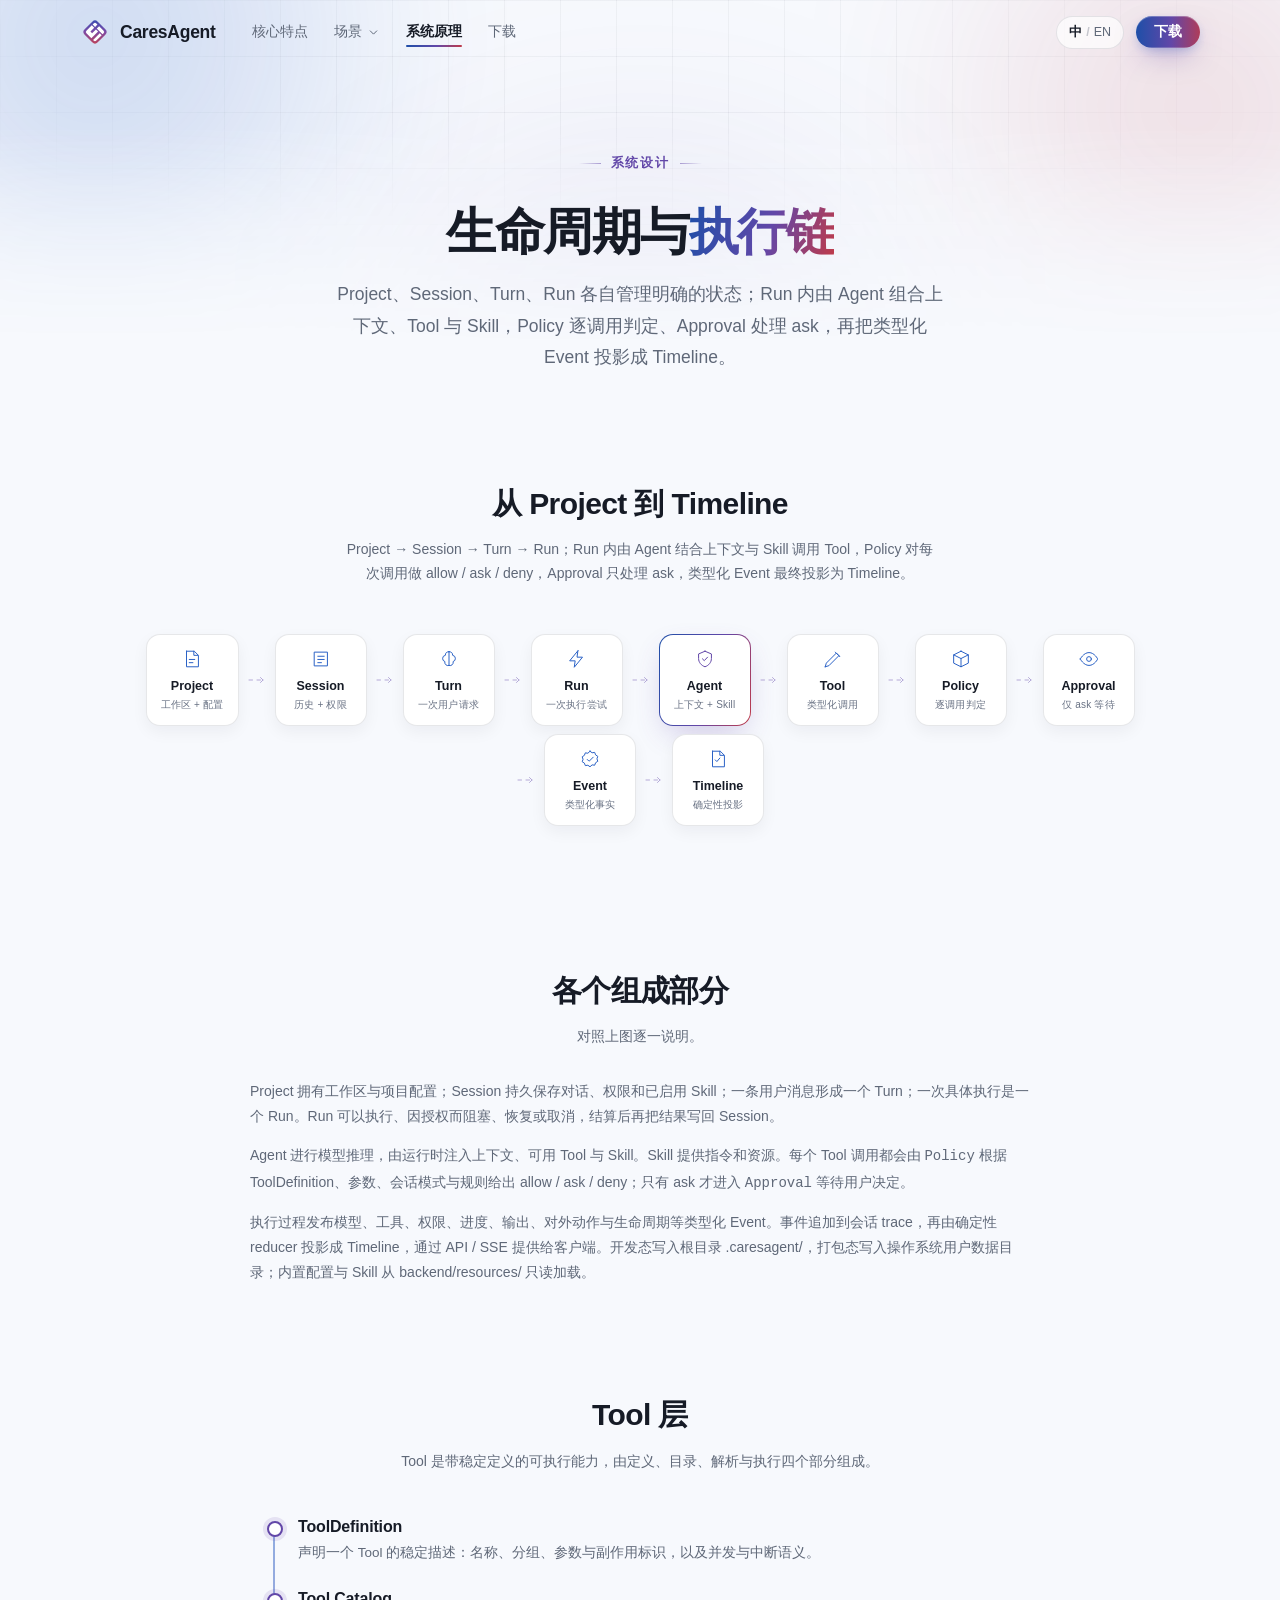
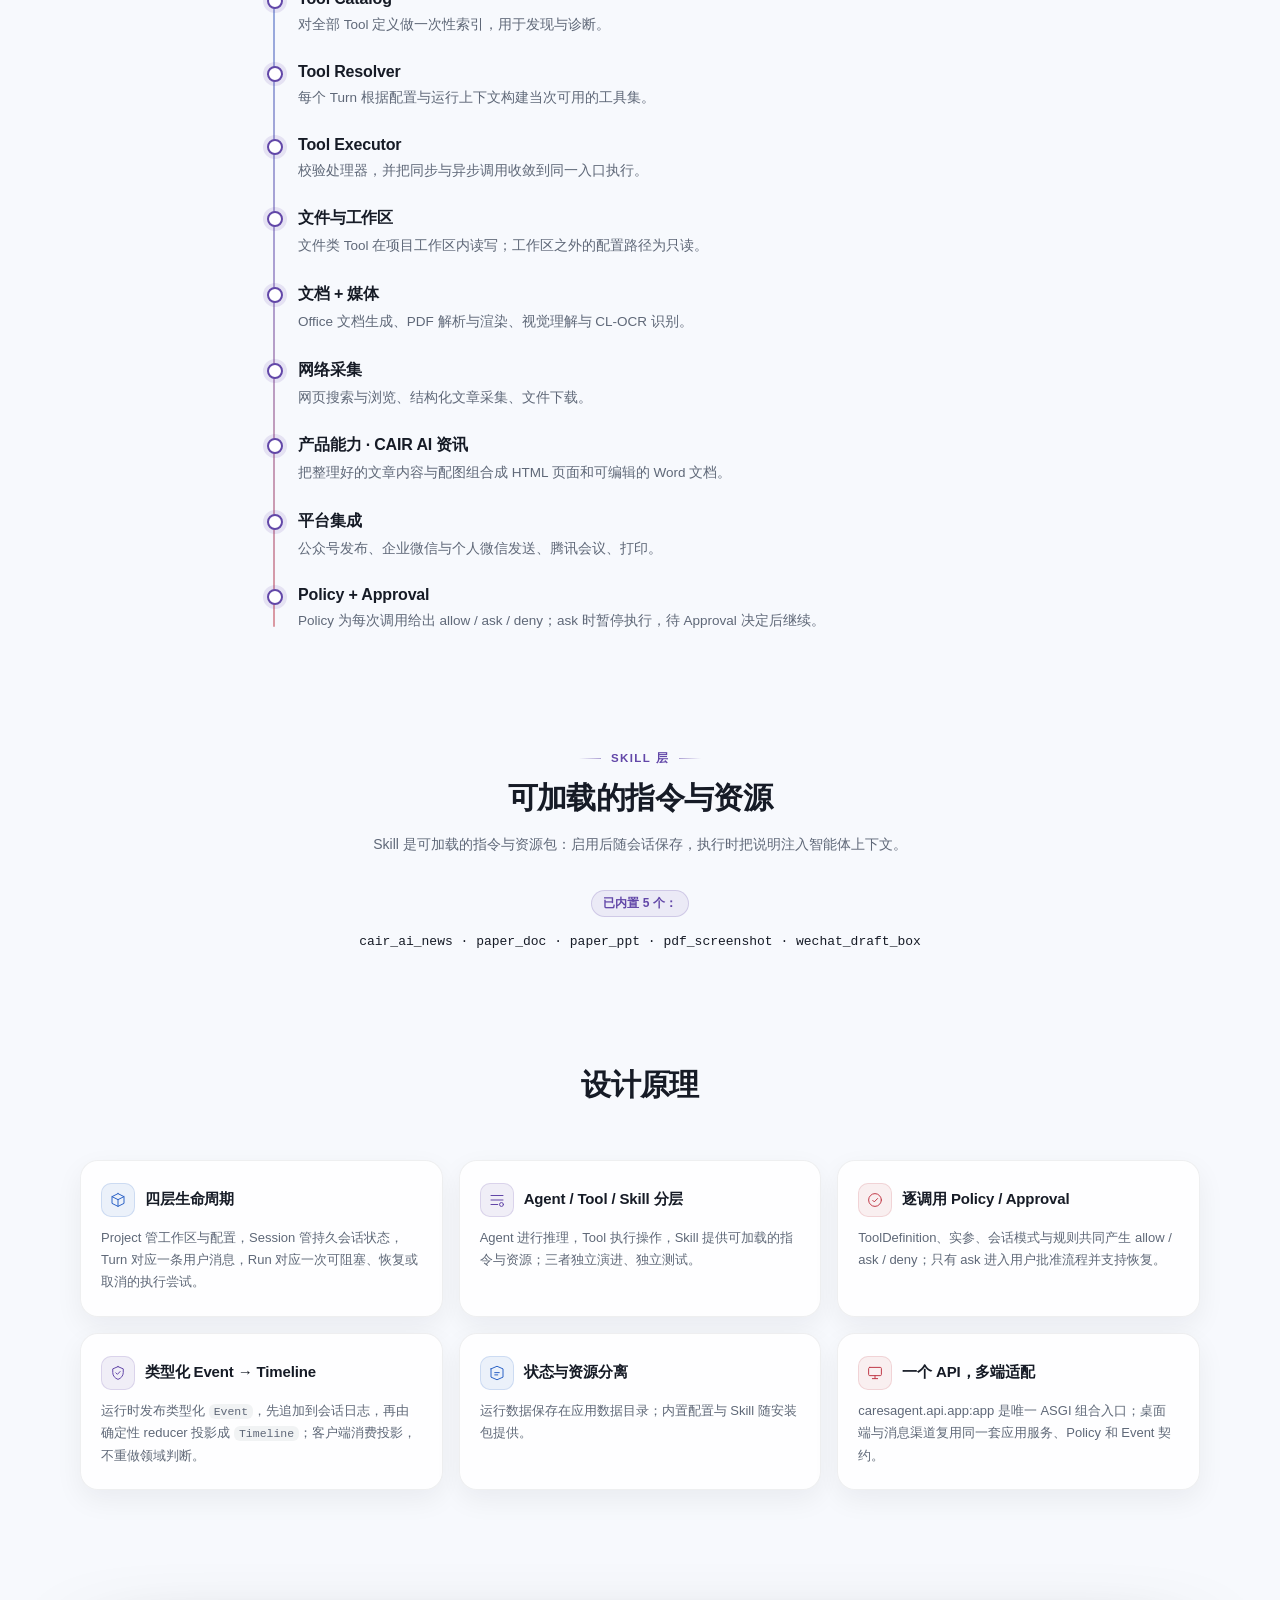
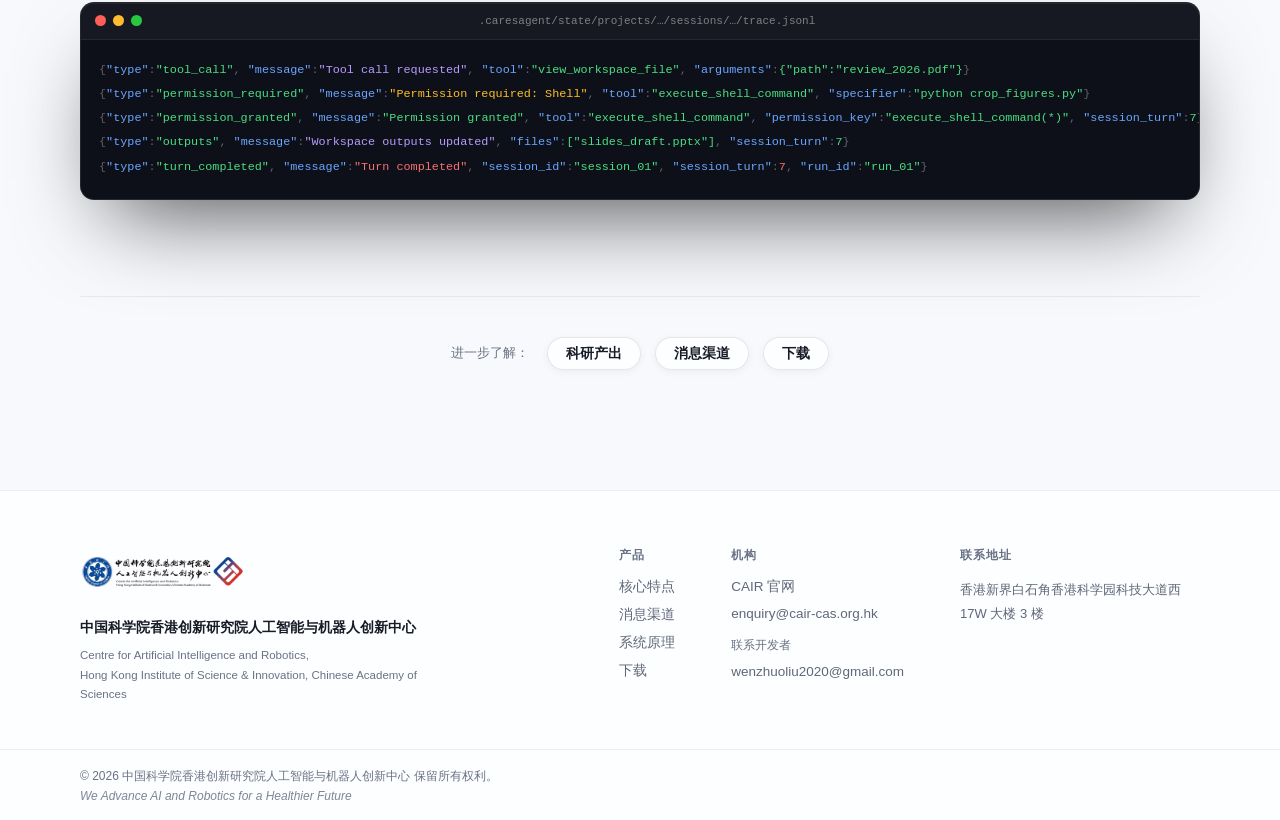
<file: architecture.html>
<!doctype html>
<html lang="zh-CN">
<head>
  <meta charset="UTF-8" />
  <script>document.documentElement.className += ' js';</script>
  <meta name="viewport" content="width=device-width, initial-scale=1.0" />
  <title>CaresAgent — 系统设计原理</title>
  <meta name="description" content="CaresAgent 的系统架构：Project → Session → Turn → Run 四层生命周期；Agent 组合上下文、Tool 与 Skill；Policy 逐调用判定，Approval 处理 ask；类型化 Event 投影为 Timeline。" />
    <link rel="icon" type="image/png" sizes="32x32" href="assets/icon-32.png" />
  <link rel="apple-touch-icon" sizes="180x180" href="assets/icon-180.png" />
  <link rel="stylesheet" href="styles.css" />
  <link rel="stylesheet" href="demo.css" />
  <script src="dict.js"></script>
  <script>
    window.DEMO_EN_META = {
      title: 'CaresAgent — System design / architecture',
      description: 'The CaresAgent architecture: Project → Session → Turn → Run lifecycles; an Agent combines context, Tools and Skills; Policy decides each call and Approval handles ask; typed Events project into the Timeline.'
    };
  </script>
  <script>Object.assign(window.DEMO_EN, {
    'arx.loop.title': 'The components',
    'arx.loop.sub': 'Following the diagram, part by part.',
    'arx.loop.p1': 'Project owns the workspace and project configuration; Session durably owns the conversation, permissions and enabled Skills; one user message creates a Turn; one execution attempt is a Run. A Run can execute, block for approval, resume or be cancelled, then settle its result back into the Session.',
    'arx.loop.p2': 'The Agent performs model reasoning, with context, available Tools and Skills injected by the runtime. A Skill supplies instructions and resources. Every Tool call is evaluated by <code>Policy</code> against the ToolDefinition, arguments, session mode and rules as allow / ask / deny; only ask goes to <code>Approval</code> for your decision.',
    'arx.loop.p3': 'Execution publishes typed Events for model activity, tools, permissions, progress, outputs, outbound actions and lifecycle changes. Events append to the per-session trace; a deterministic reducer projects them into the Timeline, which the API / SSE layer exposes to clients. Development writes stay under the root .caresagent/; packaged builds use the OS user-data directory; bundled configuration and Skills load read-only from backend/resources/.',
    'arx.tools.title': 'The Tool layer',
    'arx.tools.sub': 'A Tool is an executable capability with a stable definition, organised as definition, catalog, resolver and executor.',
    'arx.tools.t1': 'ToolDefinition',
    'arx.tools.d1': 'Declares a Tool’s stable description: name, group, parameter and side-effect identifiers, and concurrency and interruption semantics.',
    'arx.tools.t2': 'Tool Catalog',
    'arx.tools.d2': 'A one-time index of all Tool definitions, used for discovery and diagnostics.',
    'arx.tools.t3': 'Tool Resolver',
    'arx.tools.d3': 'Builds the tool set available to each Turn from configuration and runtime context.',
    'arx.tools.t4': 'Tool Executor',
    'arx.tools.d4': 'Validates handlers and funnels synchronous and asynchronous calls through one entry point.',
    'arx.tools.t5': 'Files and the workspace',
    'arx.tools.d5': 'File Tools read and write inside the project workspace; configured paths outside it are read-only.',
    'arx.tools.t6': 'Documents + media',
    'arx.tools.d6': 'Office document generation, PDF parsing and rendering, visual reasoning and CL-OCR recognition.',
    'arx.tools.t7': 'Web acquisition',
    'arx.tools.d7': 'Web search and browsing, structured article collection, file download.',
    'arx.tools.t8': 'Product feature · CAIR AI News',
    'arx.tools.d8': 'Combines prepared article content and figures into an HTML page and an editable Word document.',
    'arx.tools.t9': 'Platform integrations',
    'arx.tools.d9': 'Official-Account publishing, WeCom and WeChat sending, Tencent Meeting, printing.',
    'arx.tools.t10': 'Policy + Approval',
    'arx.tools.d10': 'Policy returns allow / ask / deny for each call; on ask, execution pauses until Approval decides.',
    'arx.skills.eyebrow': 'Skill layer',
    'arx.skills.title': 'Loadable instructions and resources',
    'arx.skills.sub': 'A Skill is a loadable package of instructions and resources: once enabled it is kept with the session, and its instructions are injected into the agent’s context at execution time.',
    'arx.skills.ships': 'Five are built in:',
    'arx.skills.list': 'cair_ai_news · paper_doc · paper_ppt · pdf_screenshot · wechat_draft_box'
  });</script>
  <!-- 访问统计：GoatCounter，无 cookie、不追踪个人 -->
  <script data-goatcounter="https://caresagent.goatcounter.com/count"
          async src="https://gc.zgo.at/count.js"></script>
</head>
<body>


  <!-- ============ 共享导航（每页一致） ============ -->
  <header class="nav" id="nav">
    <div class="nav-inner">
      <a class="nav-brand" href="index.html" aria-label="CaresAgent">
        <span class="brand-mark" aria-hidden="true">
          <svg viewBox="0 0 48 48" fill="none" xmlns="http://www.w3.org/2000/svg">
            <defs><linearGradient id="bm-g" x1="6" y1="6" x2="42" y2="42" gradientUnits="userSpaceOnUse"><stop offset="0" stop-color="#2450b4"/><stop offset=".48" stop-color="#7a4aa8"/><stop offset="1" stop-color="#d24040"/></linearGradient><clipPath id="bm-c"><rect x="9.2" y="9.2" width="29.6" height="29.6" rx="6.2" transform="rotate(45 24 24)"/></clipPath></defs>
            <rect x="9.2" y="9.2" width="29.6" height="29.6" rx="6.2" transform="rotate(45 24 24)" fill="url(#bm-g)"/>
            <g clip-path="url(#bm-c)"><g transform="rotate(-45 24 24)" fill="#ffffff">
              <path d="M12.8 15.8 Q12.8 12.8 15.8 12.8 H27.93 V18.325 H19.3 V22.175 H27.93 V27.025 H12.8 Z"/>
              <path d="M12.8 30.875 H27.93 V35.2 H15.8 Q12.8 35.2 12.8 32.2 Z"/>
              <path d="M29.83 12.8 H32.2 Q35.2 12.8 35.2 15.8 V18.325 H29.83 Z"/>
              <path d="M29.83 22.175 H35.2 V32.2 Q35.2 35.2 32.2 35.2 H29.83 Z"/>
            </g></g>
          </svg>
        </span>
        <span class="brand-word">CaresAgent</span>
      </a>
      <nav class="nav-links" aria-label="主导航">
        <a href="features.html" data-i18n="nav.features">核心特点</a>
        <div class="nav-dd">
          <button class="nav-dd-btn" type="button" aria-haspopup="true"><span data-i18n="nav.scenarios">场景</span><svg viewBox="0 0 16 16" fill="none" aria-hidden="true"><path d="M4 6l4 4 4-4" stroke="currentColor" stroke-linecap="round" stroke-linejoin="round"/></svg></button>
          <div class="nav-dd-menu">
            <a href="scene-research.html"><span data-i18n="sc.research.t">科研产出</span></a>
            <a href="scene-office.html"><span data-i18n="sc.office.t">自动化办公</span></a>
            <a href="scene-channels.html"><span data-i18n="sc.channels.t">消息渠道</span></a>
            <a href="scene-ocr.html"><span data-i18n="sc.ocr.t">文档解析</span></a>
          </div>
        </div>
        <a href="architecture.html" data-i18n="nav.arch">系统原理</a>
        <a href="download.html" data-i18n="nav.download">下载</a>
      </nav>
      <div class="nav-actions">
        <button class="lang-toggle" id="langToggle" type="button" aria-label="Switch to English">
          <span class="lang-zh" lang="zh-CN">中</span><span class="lang-divider">/</span><span class="lang-en" lang="en">EN</span>
        </button>
        <a class="btn btn-primary btn-sm" href="download.html" data-i18n="nav.cta">下载</a>
        <details class="nav-menu" id="navMenu">
          <summary aria-label="菜单"><svg viewBox="0 0 20 20" fill="none" aria-hidden="true"><path d="M3.5 5.5h13M3.5 10h13M3.5 14.5h13" stroke="currentColor" stroke-linecap="round"/></svg></summary>
          <div class="nav-menu-panel">
            <a href="features.html" data-i18n="nav.features">核心特点</a>
            <a href="scene-research.html" data-i18n="sc.research.t">科研产出</a>
            <a href="scene-office.html" data-i18n="sc.office.t">自动化办公</a>
            <a href="scene-channels.html" data-i18n="sc.channels.t">消息渠道</a>
            <a href="scene-ocr.html" data-i18n="sc.ocr.t">文档解析</a>
            <a href="architecture.html" data-i18n="nav.arch">系统原理</a>
            <a href="download.html" data-i18n="nav.download">下载</a>
          </div>
        </details>
      </div>
    </div>
  </header>

  <main id="top">

    <!-- ============ 内页 HERO ============ -->
    <section class="page-hero">
      <div class="hero-bg" aria-hidden="true"><div class="aurora aurora-a"></div><div class="aurora aurora-b"></div><div class="aurora aurora-c"></div><div class="hero-grid"></div></div>
      <div class="page-hero-inner">
        <p class="section-eyebrow reveal" data-i18n="arch.eyebrow">系统设计</p>
        <h1 class="reveal" data-i18n-html="arch.title">生命周期与<em>执行链</em></h1>
        <p class="page-lead reveal" data-i18n="arch.lead">Project、Session、Turn、Run 各自管理明确的状态；Run 内由 Agent 组合上下文、Tool 与 Skill，Policy 逐调用判定、Approval 处理 ask，再把类型化 Event 投影成 Timeline。</p>
      </div>
    </section>

    <!-- ============ 执行链路 ============ -->
    <section class="section">
      <div class="section-head reveal">
        <h2 class="section-title" data-i18n="arch.flow.title">从 Project 到 Timeline</h2>
        <p class="section-sub" data-i18n="arch.flow.sub">Project → Session → Turn → Run；Run 内由 Agent 结合上下文与 Skill 调用 Tool，Policy 对每次调用做 allow / ask / deny，Approval 只处理 ask，类型化 Event 最终投影为 Timeline。</p>
      </div>
      <div class="arch-flow reveal">
        <div class="arch-node"><span class="an-ico"><svg viewBox="0 0 24 24" fill="none" stroke="currentColor" stroke-linecap="round" stroke-linejoin="round"><path d="M6 3.5h8.5L19 8v12.5H6V3.5Z"/><path d="M14 3.5V8h4.5M9 12.5h6M9 16h4"/></svg></span><span class="an-label" data-i18n="arch.n.task">Project</span><span class="an-sub" data-i18n="arch.n.task2">工作区 + 配置</span></div>
        <span class="arch-arrow"><svg viewBox="0 0 20 14" fill="none"><path d="M2 7h14m0 0-5-5m5 5-5 5" stroke="currentColor" stroke-linecap="round" stroke-linejoin="round"/></svg></span>
        <div class="arch-node"><span class="an-ico"><svg viewBox="0 0 24 24" fill="none" stroke="currentColor" stroke-linecap="round" stroke-linejoin="round"><path d="M5 4.5h14v15H5z"/><path d="M8.5 9h7M8.5 12.5h7M8.5 16h4"/></svg></span><span class="an-label" data-i18n="arch.n.context">Session</span><span class="an-sub" data-i18n="arch.n.context2">历史 + 权限</span></div>
        <span class="arch-arrow"><svg viewBox="0 0 20 14" fill="none"><path d="M2 7h14m0 0-5-5m5 5-5 5" stroke="currentColor" stroke-linecap="round" stroke-linejoin="round"/></svg></span>
        <div class="arch-node"><span class="an-ico"><svg viewBox="0 0 24 24" fill="none" stroke="currentColor" stroke-linecap="round" stroke-linejoin="round"><path d="M12 4a4 4 0 0 1 4 4 3.5 3.5 0 0 1 .5 6.8A3.5 3.5 0 0 1 12 19a3.5 3.5 0 0 1-4.5-4.2A3.5 3.5 0 0 1 8 8a4 4 0 0 1 4-4Z"/><path d="M12 4v15"/></svg></span><span class="an-label" data-i18n="arch.n.agent">Turn</span><span class="an-sub" data-i18n="arch.n.agent2">一次用户请求</span></div>
        <span class="arch-arrow"><svg viewBox="0 0 20 14" fill="none"><path d="M2 7h14m0 0-5-5m5 5-5 5" stroke="currentColor" stroke-linecap="round" stroke-linejoin="round"/></svg></span>
        <div class="arch-node"><span class="an-ico"><svg viewBox="0 0 24 24" fill="none" stroke="currentColor" stroke-linecap="round" stroke-linejoin="round"><path d="M13 3 4 14h6l-1 7 9-11h-6l1-7Z"/></svg></span><span class="an-label" data-i18n="arch.n.action">Run</span><span class="an-sub" data-i18n="arch.n.action2">一次执行尝试</span></div>
        <span class="arch-arrow"><svg viewBox="0 0 20 14" fill="none"><path d="M2 7h14m0 0-5-5m5 5-5 5" stroke="currentColor" stroke-linecap="round" stroke-linejoin="round"/></svg></span>
        <div class="arch-node guard"><span class="an-ico"><svg viewBox="0 0 24 24" fill="none" stroke="currentColor" stroke-linecap="round" stroke-linejoin="round"><path d="M12 3.5 5 6.5v5c0 4.2 3 7.6 7 9 4-1.4 7-4.8 7-9v-5l-7-3Z"/><path d="m9.2 11.8 2 2 3.6-3.8"/></svg></span><span class="an-label" data-i18n="arch.n.guard">Agent</span><span class="an-sub" data-i18n="arch.n.guard2">上下文 + Skill</span></div>
        <span class="arch-arrow"><svg viewBox="0 0 20 14" fill="none"><path d="M2 7h14m0 0-5-5m5 5-5 5" stroke="currentColor" stroke-linecap="round" stroke-linejoin="round"/></svg></span>
        <div class="arch-node"><span class="an-ico"><svg viewBox="0 0 24 24" fill="none" stroke="currentColor" stroke-linecap="round" stroke-linejoin="round"><path d="M14.5 4.5 19.5 9.5M3.5 20.5l1.2-4 11-11 2.8 2.8-11 11-4 1.2Z"/></svg></span><span class="an-label" data-i18n="arch.n.tool">Tool</span><span class="an-sub" data-i18n="arch.n.tool2">类型化调用</span></div>
        <span class="arch-arrow"><svg viewBox="0 0 20 14" fill="none"><path d="M2 7h14m0 0-5-5m5 5-5 5" stroke="currentColor" stroke-linecap="round" stroke-linejoin="round"/></svg></span>
        <div class="arch-node"><span class="an-ico"><svg viewBox="0 0 24 24" fill="none" stroke="currentColor" stroke-linecap="round" stroke-linejoin="round"><path d="M12 3.5 20 7.5v9L12 20.5 4 16.5v-9L12 3.5Z"/><path d="m4 7.5 8 4 8-4M12 11.5v9"/></svg></span><span class="an-label" data-i18n="arch.n.runtime">Policy</span><span class="an-sub" data-i18n="arch.n.runtime2">逐调用判定</span></div>
        <span class="arch-arrow"><svg viewBox="0 0 20 14" fill="none"><path d="M2 7h14m0 0-5-5m5 5-5 5" stroke="currentColor" stroke-linecap="round" stroke-linejoin="round"/></svg></span>
        <div class="arch-node"><span class="an-ico"><svg viewBox="0 0 24 24" fill="none" stroke="currentColor" stroke-linecap="round" stroke-linejoin="round"><path d="M2.5 12S6 5 12 5s9.5 7 9.5 7-3.5 7-9.5 7-9.5-7-9.5-7Z"/><circle cx="12" cy="12" r="2.6"/></svg></span><span class="an-label" data-i18n="arch.n.obs">Approval</span><span class="an-sub" data-i18n="arch.n.obs2">仅 ask 等待</span></div>
        <span class="arch-arrow"><svg viewBox="0 0 20 14" fill="none"><path d="M2 7h14m0 0-5-5m5 5-5 5" stroke="currentColor" stroke-linecap="round" stroke-linejoin="round"/></svg></span>
        <div class="arch-node"><span class="an-ico"><svg viewBox="0 0 24 24" fill="none" stroke="currentColor" stroke-linecap="round" stroke-linejoin="round"><path d="M9 12.5 11 14.5 15.5 10M12 3.5l2.3 1.7 2.8-.4 1 2.7 2.4 1.6-.9 2.7.9 2.7-2.4 1.6-1 2.7-2.8-.4L12 20.5l-2.3-1.7-2.8.4-1-2.7L3.5 15l.9-2.7-.9-2.7 2.4-1.6 1-2.7 2.8.4L12 3.5Z"/></svg></span><span class="an-label" data-i18n="arch.n.eval">Event</span><span class="an-sub" data-i18n="arch.n.eval2">类型化事实</span></div>
        <span class="arch-arrow"><svg viewBox="0 0 20 14" fill="none"><path d="M2 7h14m0 0-5-5m5 5-5 5" stroke="currentColor" stroke-linecap="round" stroke-linejoin="round"/></svg></span>
        <div class="arch-node"><span class="an-ico"><svg viewBox="0 0 24 24" fill="none" stroke="currentColor" stroke-linecap="round" stroke-linejoin="round"><path d="M6 3.5h8.5L19 8v12.5H6V3.5Z"/><path d="M14 3.5V8h4.5M9 13l1.8 1.8L14 11"/></svg></span><span class="an-label" data-i18n="arch.n.report">Timeline</span><span class="an-sub" data-i18n="arch.n.report2">确定性投影</span></div>
      </div>
      <p class="arch-loopnote reveal"><svg viewBox="0 0 24 24" fill="none" stroke="currentColor" stroke-linecap="round" stroke-linejoin="round"><path d="M3 12a9 9 0 1 0 3-6.7L3 8"/><path d="M3 4v4h4"/></svg><span data-i18n="arch.loop">一个 Run 可因 ask 阻塞，并在批准或拒绝后恢复，也可被取消；结算状态写回 Session。</span></p>
    </section>

    <!-- ============ 这条链路在做什么（散文解释） ============ -->
    <section class="section">
      <div class="section-head reveal">
        <h2 class="section-title" data-i18n="arx.loop.title">各个组成部分</h2>
        <p class="section-sub" data-i18n="arx.loop.sub">对照上图逐一说明。</p>
      </div>
      <div class="feat-demo" style="grid-template-columns:1fr;max-width:780px;margin-left:auto;margin-right:auto">
        <div class="fd-info">
          <p class="reveal" data-i18n-html="arx.loop.p1">Project 拥有工作区与项目配置；Session 持久保存对话、权限和已启用 Skill；一条用户消息形成一个 Turn；一次具体执行是一个 Run。Run 可以执行、因授权而阻塞、恢复或取消，结算后再把结果写回 Session。</p>
          <p class="reveal" style="margin-top:14px" data-i18n-html="arx.loop.p2">Agent 进行模型推理，由运行时注入上下文、可用 Tool 与 Skill。Skill 提供指令和资源。每个 Tool 调用都会由 <code>Policy</code> 根据 ToolDefinition、参数、会话模式与规则给出 allow / ask / deny；只有 ask 才进入 <code>Approval</code> 等待用户决定。</p>
          <p class="reveal" style="margin-top:14px" data-i18n-html="arx.loop.p3">执行过程发布模型、工具、权限、进度、输出、对外动作与生命周期等类型化 Event。事件追加到会话 trace，再由确定性 reducer 投影成 Timeline，通过 API / SSE 提供给客户端。开发态写入根目录 .caresagent/，打包态写入操作系统用户数据目录；内置配置与 Skill 从 backend/resources/ 只读加载。</p>
        </div>
      </div>
    </section>

    <!-- ============ 工具与运行时 ============ -->
    <section class="section">
      <div class="section-head reveal">
        <h2 class="section-title" data-i18n="arx.tools.title">Tool 层</h2>
        <p class="section-sub" data-i18n="arx.tools.sub">Tool 是带稳定定义的可执行能力，由定义、目录、解析与执行四个部分组成。</p>
      </div>
      <div class="ladder reveal" style="max-width:760px">
        <div class="ladder-step">
          <h3 data-i18n="arx.tools.t1">ToolDefinition</h3>
          <p data-i18n="arx.tools.d1">声明一个 Tool 的稳定描述：名称、分组、参数与副作用标识，以及并发与中断语义。</p>
        </div>
        <div class="ladder-step">
          <h3 data-i18n="arx.tools.t2">Tool Catalog</h3>
          <p data-i18n="arx.tools.d2">对全部 Tool 定义做一次性索引，用于发现与诊断。</p>
        </div>
        <div class="ladder-step">
          <h3 data-i18n="arx.tools.t3">Tool Resolver</h3>
          <p data-i18n="arx.tools.d3">每个 Turn 根据配置与运行上下文构建当次可用的工具集。</p>
        </div>
        <div class="ladder-step">
          <h3 data-i18n="arx.tools.t4">Tool Executor</h3>
          <p data-i18n="arx.tools.d4">校验处理器，并把同步与异步调用收敛到同一入口执行。</p>
        </div>
        <div class="ladder-step">
          <h3 data-i18n="arx.tools.t5">文件与工作区</h3>
          <p data-i18n="arx.tools.d5">文件类 Tool 在项目工作区内读写；工作区之外的配置路径为只读。</p>
        </div>
        <div class="ladder-step">
          <h3 data-i18n="arx.tools.t6">文档 + 媒体</h3>
          <p data-i18n="arx.tools.d6">Office 文档生成、PDF 解析与渲染、视觉理解与 CL-OCR 识别。</p>
        </div>
        <div class="ladder-step">
          <h3 data-i18n="arx.tools.t7">网络采集</h3>
          <p data-i18n="arx.tools.d7">网页搜索与浏览、结构化文章采集、文件下载。</p>
        </div>
        <div class="ladder-step">
          <h3 data-i18n="arx.tools.t8">产品能力 · CAIR AI 资讯</h3>
          <p data-i18n="arx.tools.d8">把整理好的文章内容与配图组合成 HTML 页面和可编辑的 Word 文档。</p>
        </div>
        <div class="ladder-step">
          <h3 data-i18n="arx.tools.t9">平台集成</h3>
          <p data-i18n="arx.tools.d9">公众号发布、企业微信与个人微信发送、腾讯会议、打印。</p>
        </div>
        <div class="ladder-step">
          <h3 data-i18n="arx.tools.t10">Policy + Approval</h3>
          <p data-i18n="arx.tools.d10">Policy 为每次调用给出 allow / ask / deny；ask 时暂停执行，待 Approval 决定后继续。</p>
        </div>
      </div>
    </section>

    <!-- ============ 技能包系统 ============ -->
    <section class="section">
      <div class="section-head reveal">
        <p class="section-eyebrow" data-i18n="arx.skills.eyebrow">Skill 层</p>
        <h2 class="section-title" data-i18n="arx.skills.title">可加载的指令与资源</h2>
        <p class="section-sub" data-i18n-html="arx.skills.sub">Skill 是可加载的指令与资源包：启用后随会话保存，执行时把说明注入智能体上下文。</p>
      </div>
      <div class="feat-demo reveal" style="grid-template-columns:1fr;max-width:780px;margin-left:auto;margin-right:auto;margin-top:34px">
        <div class="fd-info" style="text-align:center">
          <span class="fd-tag" style="margin-left:auto;margin-right:auto" data-i18n="arx.skills.ships">已内置 5 个：</span>
          <p style="font-family:var(--font-mono);font-size:13px;line-height:1.9;color:var(--ink-1)" data-i18n="arx.skills.list">cair_ai_news · paper_doc · paper_ppt · pdf_screenshot · wechat_draft_box</p>
        </div>
      </div>
    </section>

    <!-- ============ 设计原理 ============ -->
    <section class="section">
      <div class="section-head reveal">
        <h2 class="section-title" data-i18n="arch.principles.title">设计原理</h2>
      </div>
      <div class="arch-principles">
        <div class="arch-principle reveal">
          <div class="ap-head"><span class="ap-ico i-blue" style="background:rgba(43,98,198,0.09);color:#2b62c6"><svg viewBox="0 0 24 24" fill="none" stroke="currentColor" stroke-linecap="round" stroke-linejoin="round"><path d="M12 3.5 20 7.5v9L12 20.5 4 16.5v-9L12 3.5Z"/><path d="m4 7.5 8 4 8-4M12 11.5v9"/></svg></span><h3 data-i18n="arch.p1t">四层生命周期</h3></div>
          <p data-i18n="arch.p1d">Project 管工作区与配置，Session 管持久会话状态，Turn 对应一条用户消息，Run 对应一次可阻塞、恢复或取消的执行尝试。</p>
        </div>
        <div class="arch-principle reveal">
          <div class="ap-head"><span class="ap-ico i-violet" style="background:rgba(98,71,168,0.09);color:#6247a8"><svg viewBox="0 0 24 24" fill="none" stroke="currentColor" stroke-linecap="round" stroke-linejoin="round"><path d="M4 6h16M4 12h16M4 18h9"/><circle cx="18" cy="18" r="2.6"/></svg></span><h3 data-i18n="arch.p2t">Agent / Tool / Skill 分层</h3></div>
          <p data-i18n="arch.p2d">Agent 进行推理，Tool 执行操作，Skill 提供可加载的指令与资源；三者独立演进、独立测试。</p>
        </div>
        <div class="arch-principle reveal">
          <div class="ap-head"><span class="ap-ico i-red" style="background:rgba(192,58,72,0.08);color:#c03a48"><svg viewBox="0 0 24 24" fill="none" stroke="currentColor" stroke-linecap="round" stroke-linejoin="round"><path d="M9 12.5 11 14.5 15.5 10"/><circle cx="12" cy="12" r="8.5"/></svg></span><h3 data-i18n="arch.p3t">逐调用 Policy / Approval</h3></div>
          <p data-i18n="arch.p3d">ToolDefinition、实参、会话模式与规则共同产生 allow / ask / deny；只有 ask 进入用户批准流程并支持恢复。</p>
        </div>
        <div class="arch-principle reveal">
          <div class="ap-head"><span class="ap-ico i-violet" style="background:rgba(98,71,168,0.09);color:#6247a8"><svg viewBox="0 0 24 24" fill="none" stroke="currentColor" stroke-linecap="round" stroke-linejoin="round"><path d="M12 3.5 5 6.5v5c0 4.2 3 7.6 7 9 4-1.4 7-4.8 7-9v-5l-7-3Z"/><path d="m9.2 11.8 2 2 3.6-3.8"/></svg></span><h3 data-i18n="arch.p4t">类型化 Event → Timeline</h3></div>
          <p data-i18n-html="arch.p4d">运行时发布类型化 <code>Event</code>，先追加到会话日志，再由确定性 reducer 投影成 <code>Timeline</code>；客户端消费投影，不重做领域判断。</p>
        </div>
        <div class="arch-principle reveal">
          <div class="ap-head"><span class="ap-ico i-blue" style="background:rgba(43,98,198,0.09);color:#2b62c6"><svg viewBox="0 0 24 24" fill="none" stroke="currentColor" stroke-linecap="round" stroke-linejoin="round"><path d="M4 6.5 12 3l8 3.5v11L12 21l-8-3.5v-11Z"/><path d="M9 11.5h6M9 14.5h4"/></svg></span><h3 data-i18n="arch.p5t">状态与资源分离</h3></div>
          <p data-i18n="arch.p5d">运行数据保存在应用数据目录；内置配置与 Skill 随安装包提供。</p>
        </div>
        <div class="arch-principle reveal">
          <div class="ap-head"><span class="ap-ico i-red" style="background:rgba(192,58,72,0.08);color:#c03a48"><svg viewBox="0 0 24 24" fill="none" stroke="currentColor" stroke-linecap="round" stroke-linejoin="round"><rect x="3.5" y="4.5" width="17" height="11" rx="1.5"/><path d="M8.5 19.5h7M12 15.5v4"/></svg></span><h3 data-i18n="arch.p6t">一个 API，多端适配</h3></div>
          <p data-i18n="arch.p6d">caresagent.api.app:app 是唯一 ASGI 组合入口；桌面端与消息渠道复用同一套应用服务、Policy 和 Event 契约。</p>
        </div>
      </div>
    </section>

    <!-- ============ 会话事件记录终端（装饰） ============ -->
    <section class="section">
      <div class="terminal reveal">
        <div class="terminal-bar">
          <span class="tl tl-r"></span><span class="tl tl-y"></span><span class="tl tl-g"></span>
          <span class="terminal-title">.caresagent/state/projects/…/sessions/…/trace.jsonl</span>
        </div>
        <pre class="terminal-body"><code><span class="t-dim">{</span><span class="t-blue">"type"</span><span class="t-dim">:</span><span class="t-green">"tool_call"</span><span class="t-dim">,</span> <span class="t-blue">"message"</span><span class="t-dim">:</span><span class="t-violet">"Tool call requested"</span><span class="t-dim">,</span> <span class="t-blue">"tool"</span><span class="t-dim">:</span><span class="t-green">"view_workspace_file"</span><span class="t-dim">,</span> <span class="t-blue">"arguments"</span><span class="t-dim">:</span><span class="t-green">{"path":"review_2026.pdf"}</span><span class="t-dim">}</span>
<span class="t-dim">{</span><span class="t-blue">"type"</span><span class="t-dim">:</span><span class="t-green">"permission_required"</span><span class="t-dim">,</span> <span class="t-blue">"message"</span><span class="t-dim">:</span><span class="t-amber">"Permission required: Shell"</span><span class="t-dim">,</span> <span class="t-blue">"tool"</span><span class="t-dim">:</span><span class="t-green">"execute_shell_command"</span><span class="t-dim">,</span> <span class="t-blue">"specifier"</span><span class="t-dim">:</span><span class="t-green">"python crop_figures.py"</span><span class="t-dim">}</span>
<span class="t-dim">{</span><span class="t-blue">"type"</span><span class="t-dim">:</span><span class="t-green">"permission_granted"</span><span class="t-dim">,</span> <span class="t-blue">"message"</span><span class="t-dim">:</span><span class="t-green">"Permission granted"</span><span class="t-dim">,</span> <span class="t-blue">"tool"</span><span class="t-dim">:</span><span class="t-green">"execute_shell_command"</span><span class="t-dim">,</span> <span class="t-blue">"permission_key"</span><span class="t-dim">:</span><span class="t-green">"execute_shell_command(*)"</span><span class="t-dim">,</span> <span class="t-blue">"session_turn"</span><span class="t-dim">:</span><span class="t-green">7</span><span class="t-dim">}</span>
<span class="t-dim">{</span><span class="t-blue">"type"</span><span class="t-dim">:</span><span class="t-green">"outputs"</span><span class="t-dim">,</span> <span class="t-blue">"message"</span><span class="t-dim">:</span><span class="t-violet">"Workspace outputs updated"</span><span class="t-dim">,</span> <span class="t-blue">"files"</span><span class="t-dim">:</span><span class="t-green">["slides_draft.pptx"]</span><span class="t-dim">,</span> <span class="t-blue">"session_turn"</span><span class="t-dim">:</span><span class="t-green">7</span><span class="t-dim">}</span>
<span class="t-dim">{</span><span class="t-blue">"type"</span><span class="t-dim">:</span><span class="t-green">"turn_completed"</span><span class="t-dim">,</span> <span class="t-blue">"message"</span><span class="t-dim">:</span><span class="t-red">"Turn completed"</span><span class="t-dim">,</span> <span class="t-blue">"session_id"</span><span class="t-dim">:</span><span class="t-green">"session_01"</span><span class="t-dim">,</span> <span class="t-blue">"session_turn"</span><span class="t-dim">:</span><span class="t-red">7</span><span class="t-dim">,</span> <span class="t-blue">"run_id"</span><span class="t-dim">:</span><span class="t-green">"run_01"</span><span class="t-dim">}</span></code></pre>
      </div>
    </section>

    <!-- ============ 克制的下一步（取代重复的大卡片） ============ -->
    <div class="next-row reveal">
      <span class="nr-label" data-i18n="next.label">进一步了解：</span>
      <a class="btn btn-ghost btn-sm" href="scene-research.html" data-i18n="sc.research.t">科研产出</a>
      <a class="btn btn-ghost btn-sm" href="scene-channels.html" data-i18n="sc.channels.t">消息渠道</a>
      <a class="btn btn-ghost btn-sm" href="download.html" data-i18n="nav.download">下载</a>
    </div>
  </main>

  <!-- ============ 共享页脚 ============ -->
  <footer class="footer">
    <div class="footer-inner">
      <div class="footer-brand">
        <img src="assets/cair-logo.png" alt="CAIR" class="footer-logo" />
        <p class="footer-org">中国科学院香港创新研究院人工智能与机器人创新中心</p>
        <p class="footer-org-en" lang="en">Centre for Artificial Intelligence and Robotics,<br />Hong Kong Institute of Science &amp; Innovation, Chinese Academy of Sciences</p>
      </div>
      <div class="footer-cols">
        <div class="footer-col"><h4 data-i18n="ft.product">产品</h4><a href="features.html" data-i18n="nav.features">核心特点</a><a href="scene-channels.html" data-i18n="sc.channels.t">消息渠道</a><a href="architecture.html" data-i18n="nav.arch">系统原理</a><a href="download.html" data-i18n="nav.download">下载</a></div>
        <div class="footer-col"><h4 data-i18n="ft.org">机构</h4><a href="https://www.cair-cas.org.hk/" target="_blank" rel="noopener" data-i18n="ft.cair">CAIR 官网</a><a href="mailto:enquiry@cair-cas.org.hk">enquiry@cair-cas.org.hk</a><p class="footer-cap" data-i18n="ft.dev">联系开发者</p><a href="mailto:wenzhuoliu2020@gmail.com">wenzhuoliu2020@gmail.com</a></div>
        <div class="footer-col footer-addr"><h4 data-i18n="ft.contact">联系地址</h4><p data-i18n="ft.addr">香港新界白石角香港科学园科技大道西 17W 大楼 3 楼</p></div>
      </div>
    </div>
    <div class="footer-bar">
      <p><span data-i18n="ft.copy">© 2026 中国科学院香港创新研究院人工智能与机器人创新中心</span> <span data-i18n="ft.rights">保留所有权利。</span></p>
      <p class="footer-tag" lang="en">We Advance AI and Robotics for a Healthier Future</p>
    </div>
  </footer>

  <script src="demo.js"></script>
</body>
</html>
</file>
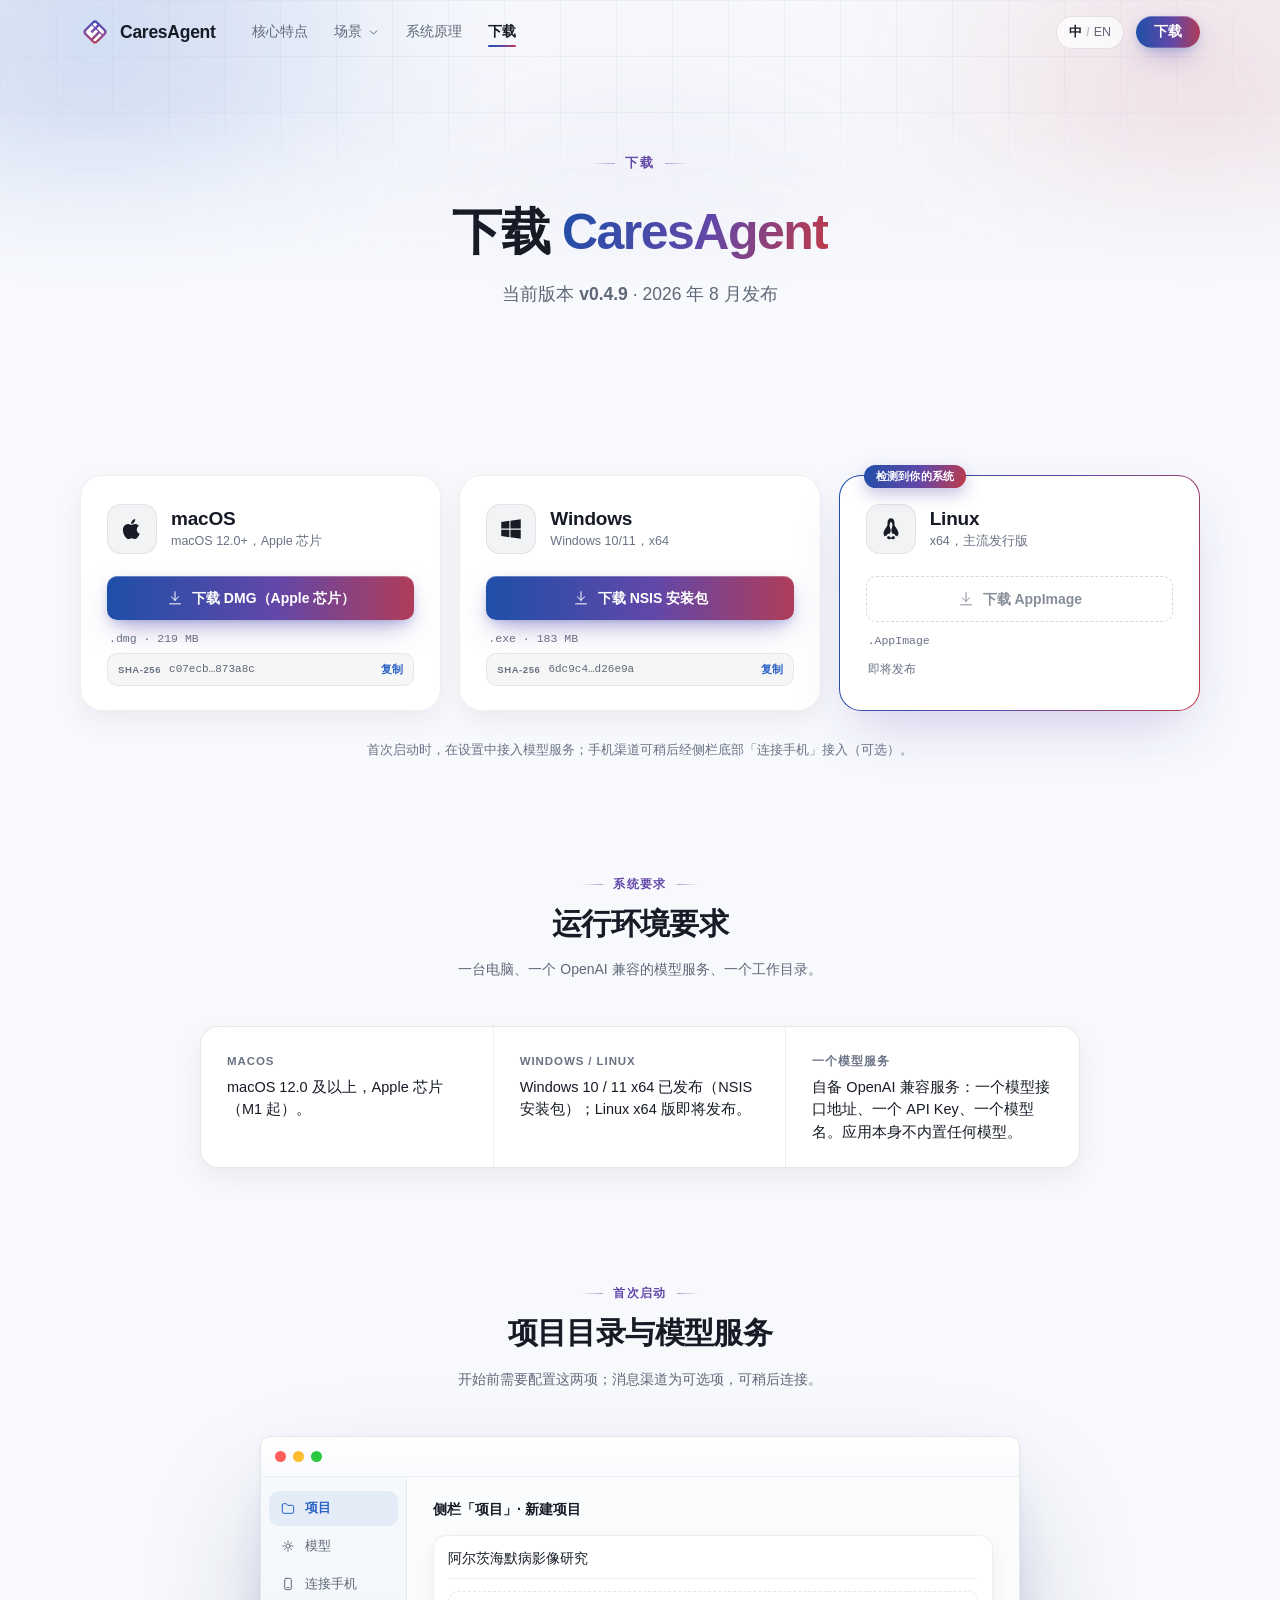
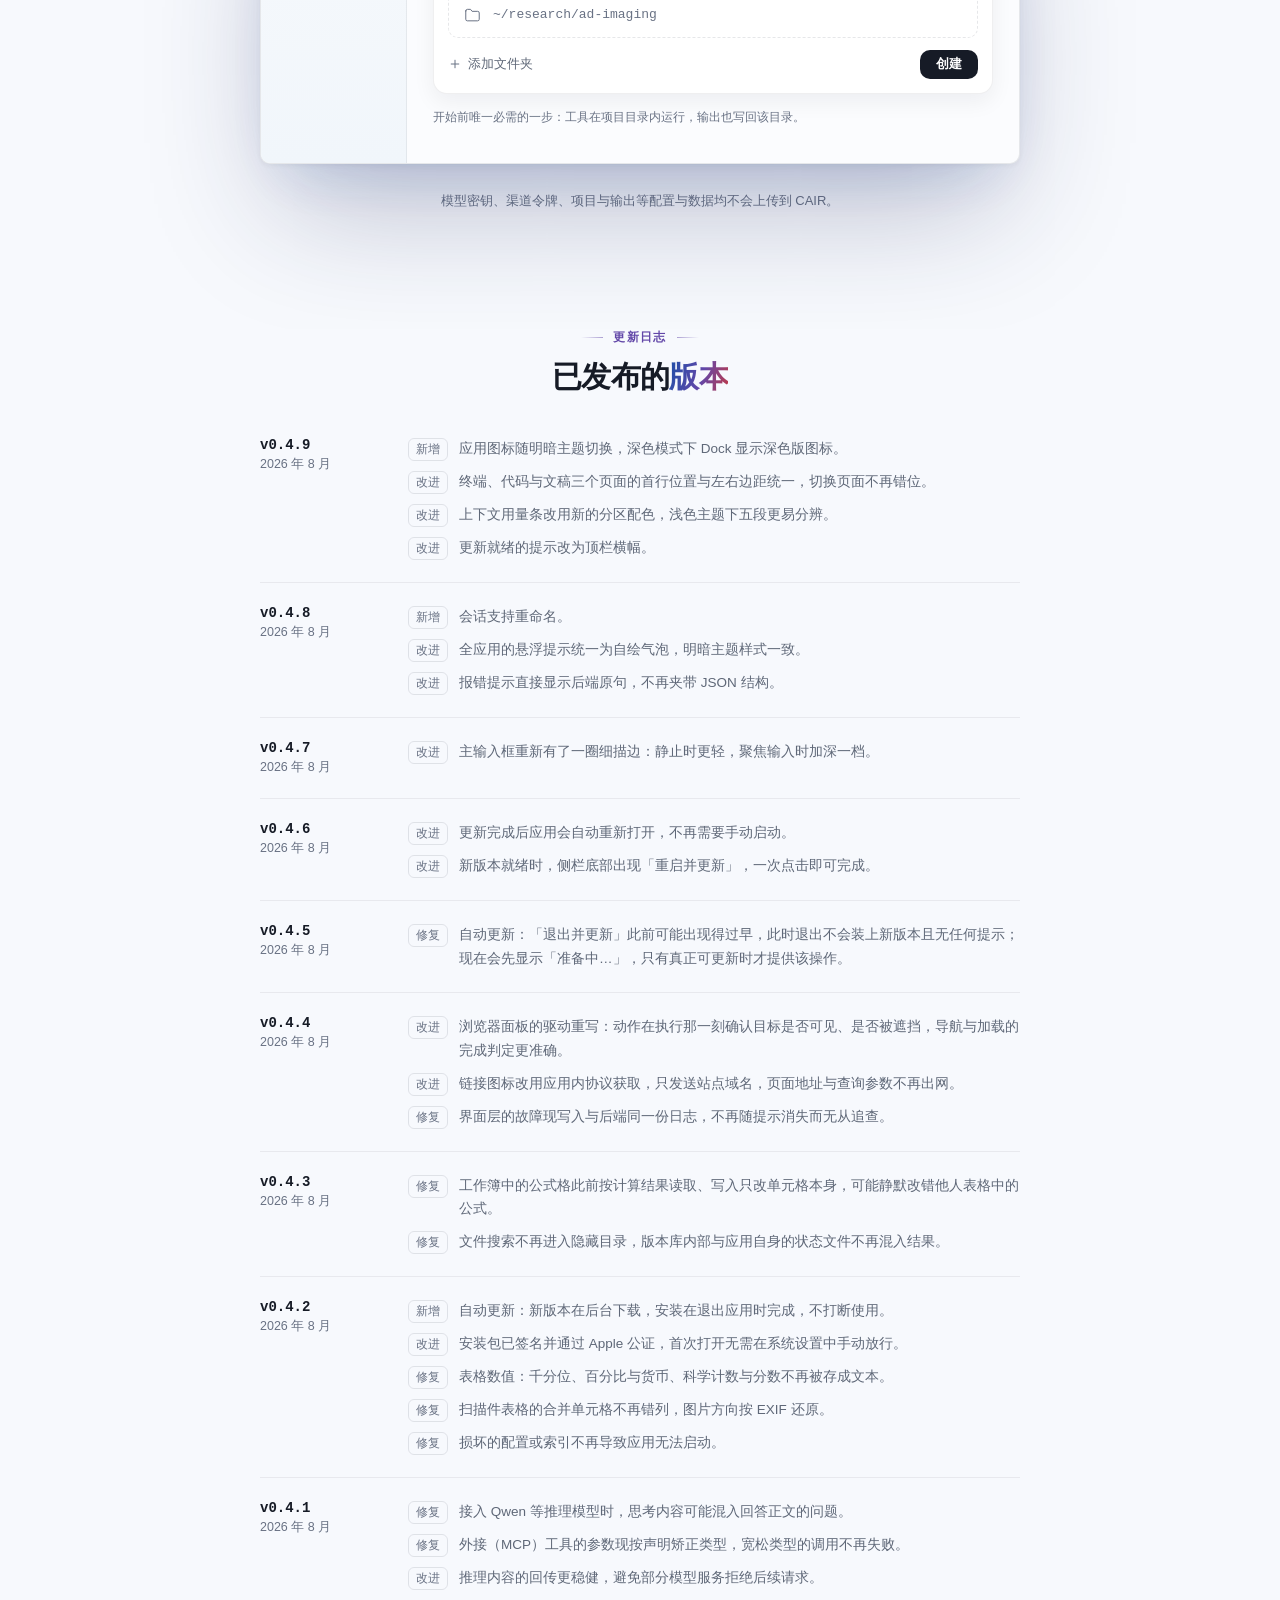
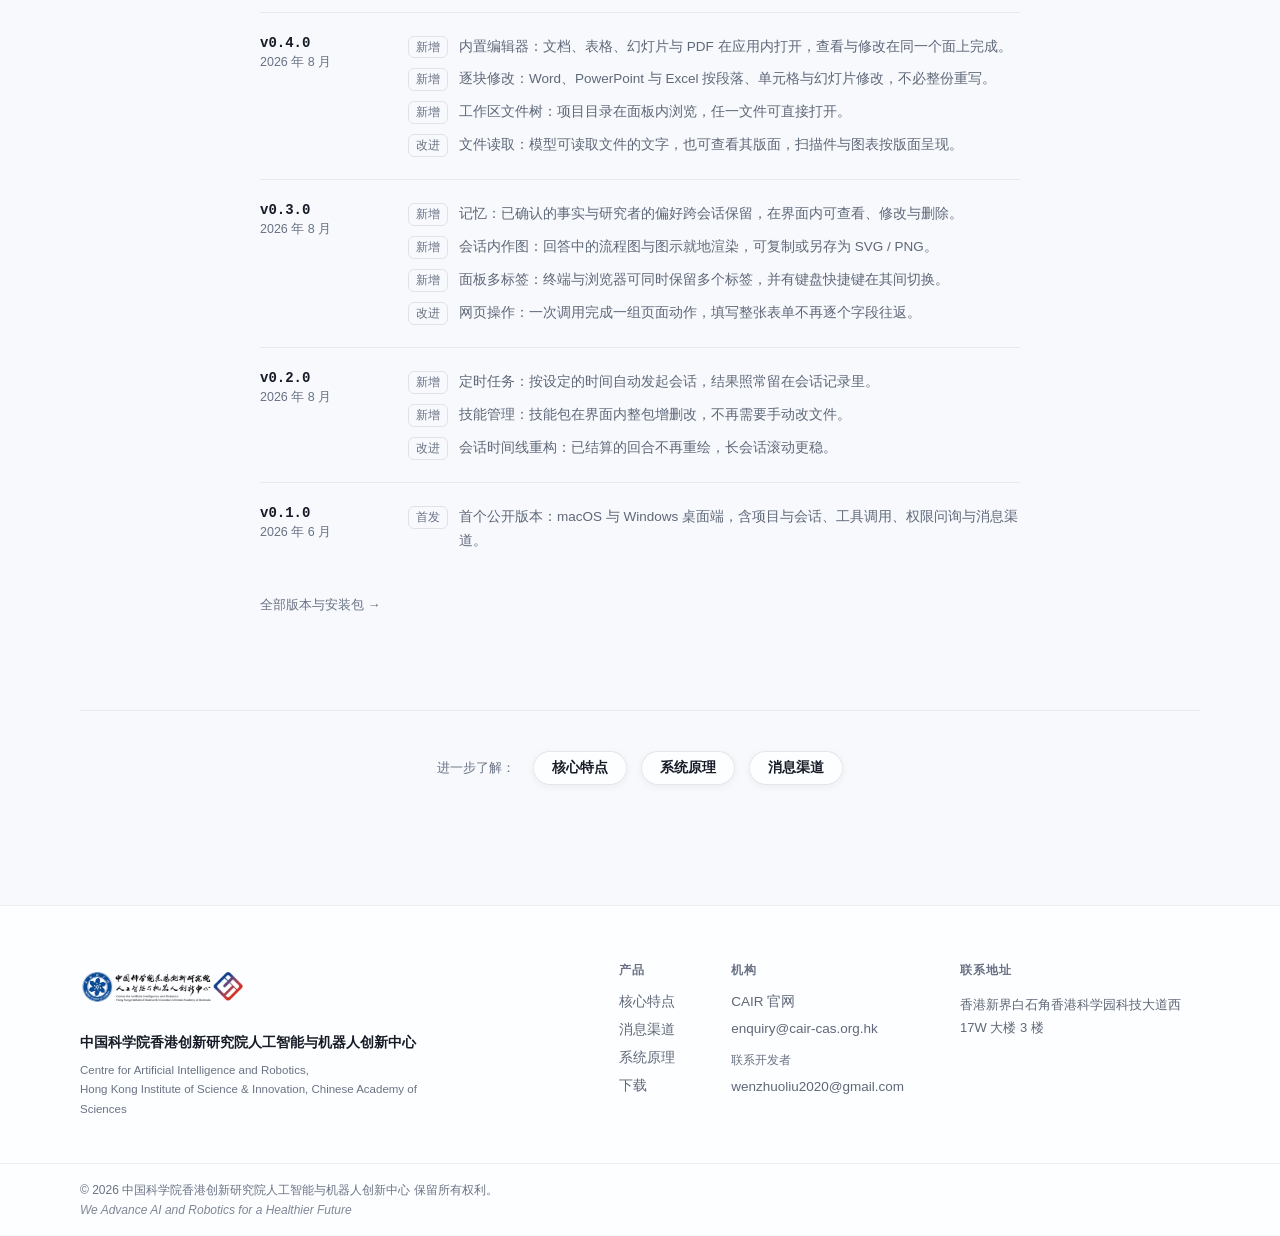
<file: download.html>
<!doctype html>
<html lang="zh-CN">
<head>
  <meta charset="UTF-8" />
  <script>document.documentElement.className += ' js';</script>
  <meta name="viewport" content="width=device-width, initial-scale=1.0" />
  <title>CaresAgent — 下载</title>
  <meta name="description" content="下载 CaresAgent：中国科学院香港创新研究院人工智能与机器人创新中心（CAIR）研发的 Cares AI 智能体系统。当前版本 v0.4.9：macOS（Apple 芯片）与 Windows 已发布，Linux 版本尚未发布。本页并列出各版本的更新日志。" />
    <link rel="icon" type="image/png" sizes="32x32" href="assets/icon-32.png" />
  <link rel="apple-touch-icon" sizes="180x180" href="assets/icon-180.png" />
  <link rel="stylesheet" href="styles.css" />
  <link rel="stylesheet" href="demo.css" />
  <script src="dict.js"></script>
  <script>
    window.DEMO_EN_META = {
      title: 'CaresAgent — Download',
      description: 'Download CaresAgent, the Cares AI agent system developed by the Centre for Artificial Intelligence and Robotics (CAIR), HKISI-CAS. Current version v0.4.9: macOS (Apple silicon) and Windows are available, the Linux build is not yet released. The changelog for every released version is listed on this page.'
    };
    Object.assign(window.DEMO_EN, {
      'cfg.nav.project': 'Project', 'cfg.nav.model': 'Model', 'cfg.nav.channel': 'Connect phone',
      'cfg.proj.note': 'The only required step: tools run inside the project directory, and outputs are written back to it.',
      'cfg.model.note': 'Any OpenAI-compatible service; changes apply instantly. Settings sits at the bottom of the sidebar.',
      'cfg.ch.title': 'Connect your phone (optional)',
      'cfg.ch.note': 'Chat with the agent from WeChat, Feishu or WeCom whenever you like; skipping this changes nothing. The entry point is “Connect phone” at the bottom of the sidebar.',
      'cfg.optional': 'optional',
      'dlx.setup.sub': 'Both are configured before use; the messaging channel is optional and can be connected later.',
      'dlx.req.eyebrow': 'System requirements',
      'dlx.req.title': 'What you need to run it',
      'dlx.req.sub': 'A computer, an OpenAI-compatible model service, and a working directory.',
      'dlx.req.t1': 'macOS',
      'dlx.req.d1': 'macOS 12.0 or later, Apple silicon (M1 and up).',
      'dlx.req.t2': 'Windows / Linux',
      'dlx.req.d2': 'Windows 10 / 11 x64 is available as an NSIS installer; the Linux x64 build is forthcoming.',
      'dlx.req.t3': 'A model service',
      'dlx.req.d3': 'An OpenAI-compatible service of your own: a model endpoint, an API key and a model name. No model ships inside the app.',
      'dlx.setup.eyebrow': 'First launch',
      'dlx.setup.title': 'A project directory and a model service',
      'dlx.setup.result': 'Configuration and data — model keys, channel tokens, projects and outputs — are not uploaded to CAIR.',
      'dl.soon': 'Forthcoming'
    });
  </script>
  <!-- 访问统计：GoatCounter，无 cookie、不追踪个人 -->
  <script data-goatcounter="https://caresagent.goatcounter.com/count"
          async src="https://gc.zgo.at/count.js"></script>
</head>
<body>


  <!-- ============ 共享导航（每页一致） ============ -->
  <header class="nav" id="nav">
    <div class="nav-inner">
      <a class="nav-brand" href="index.html" aria-label="CaresAgent">
        <span class="brand-mark" aria-hidden="true">
          <svg viewBox="0 0 48 48" fill="none" xmlns="http://www.w3.org/2000/svg">
            <defs><linearGradient id="bm-g" x1="6" y1="6" x2="42" y2="42" gradientUnits="userSpaceOnUse"><stop offset="0" stop-color="#2450b4"/><stop offset=".48" stop-color="#7a4aa8"/><stop offset="1" stop-color="#d24040"/></linearGradient><clipPath id="bm-c"><rect x="9.2" y="9.2" width="29.6" height="29.6" rx="6.2" transform="rotate(45 24 24)"/></clipPath></defs>
            <rect x="9.2" y="9.2" width="29.6" height="29.6" rx="6.2" transform="rotate(45 24 24)" fill="url(#bm-g)"/>
            <g clip-path="url(#bm-c)"><g transform="rotate(-45 24 24)" fill="#ffffff">
              <path d="M12.8 15.8 Q12.8 12.8 15.8 12.8 H27.93 V18.325 H19.3 V22.175 H27.93 V27.025 H12.8 Z"/>
              <path d="M12.8 30.875 H27.93 V35.2 H15.8 Q12.8 35.2 12.8 32.2 Z"/>
              <path d="M29.83 12.8 H32.2 Q35.2 12.8 35.2 15.8 V18.325 H29.83 Z"/>
              <path d="M29.83 22.175 H35.2 V32.2 Q35.2 35.2 32.2 35.2 H29.83 Z"/>
            </g></g>
          </svg>
        </span>
        <span class="brand-word">CaresAgent</span>
      </a>
      <nav class="nav-links" aria-label="主导航">
        <a href="features.html" data-i18n="nav.features">核心特点</a>
        <div class="nav-dd">
          <button class="nav-dd-btn" type="button" aria-haspopup="true"><span data-i18n="nav.scenarios">场景</span><svg viewBox="0 0 16 16" fill="none" aria-hidden="true"><path d="M4 6l4 4 4-4" stroke="currentColor" stroke-linecap="round" stroke-linejoin="round"/></svg></button>
          <div class="nav-dd-menu">
            <a href="scene-research.html"><span data-i18n="sc.research.t">科研产出</span></a>
            <a href="scene-office.html"><span data-i18n="sc.office.t">自动化办公</span></a>
            <a href="scene-channels.html"><span data-i18n="sc.channels.t">消息渠道</span></a>
            <a href="scene-ocr.html"><span data-i18n="sc.ocr.t">文档解析</span></a>
          </div>
        </div>
        <a href="architecture.html" data-i18n="nav.arch">系统原理</a>
        <a href="download.html" data-i18n="nav.download">下载</a>
      </nav>
      <div class="nav-actions">
        <button class="lang-toggle" id="langToggle" type="button" aria-label="Switch to English">
          <span class="lang-zh" lang="zh-CN">中</span><span class="lang-divider">/</span><span class="lang-en" lang="en">EN</span>
        </button>
        <a class="btn btn-primary btn-sm" href="download.html" data-i18n="nav.cta">下载</a>
        <details class="nav-menu" id="navMenu">
          <summary aria-label="菜单"><svg viewBox="0 0 20 20" fill="none" aria-hidden="true"><path d="M3.5 5.5h13M3.5 10h13M3.5 14.5h13" stroke="currentColor" stroke-linecap="round"/></svg></summary>
          <div class="nav-menu-panel">
            <a href="features.html" data-i18n="nav.features">核心特点</a>
            <a href="scene-research.html" data-i18n="sc.research.t">科研产出</a>
            <a href="scene-office.html" data-i18n="sc.office.t">自动化办公</a>
            <a href="scene-channels.html" data-i18n="sc.channels.t">消息渠道</a>
            <a href="scene-ocr.html" data-i18n="sc.ocr.t">文档解析</a>
            <a href="architecture.html" data-i18n="nav.arch">系统原理</a>
            <a href="download.html" data-i18n="nav.download">下载</a>
          </div>
        </details>
      </div>
    </div>
  </header>

  <main id="top">

    <!-- ============ 页面 HERO ============ -->
    <section class="page-hero">
      <div class="hero-bg" aria-hidden="true"><div class="aurora aurora-a"></div><div class="aurora aurora-b"></div><div class="aurora aurora-c"></div><div class="hero-grid"></div></div>
      <div class="page-hero-inner">
        <p class="section-eyebrow reveal" data-i18n="dl.eyebrow">下载</p>
        <h1 class="reveal" data-i18n-html="dl.title">下载 <em>CaresAgent</em></h1>
        <p class="page-lead reveal"><span data-i18n="dl.sub">当前版本</span> <strong>v0.4.9</strong> · <span data-i18n="dl.date">2026 年 8 月发布</span></p>
      </div>
    </section>

    <!-- ============ 下载卡片 ============ -->
    <section class="section">
      <div class="dl-grid">
        <!-- macOS -->
        <article class="dl-card reveal" data-os="mac">
          <span class="dl-recommend" data-i18n="dl.detected" hidden>检测到你的系统</span>
          <div class="dl-head">
            <span class="dl-os-ico">
              <svg viewBox="0 0 24 24" fill="currentColor"><path d="M16.4 12.7c0-2.4 2-3.6 2-3.6-1.1-1.6-2.8-1.8-3.4-1.8-1.5-.2-2.8.9-3.6.9-.7 0-1.9-.9-3.1-.8-1.6 0-3 .9-3.9 2.3-1.6 2.8-.4 7 1.2 9.3.8 1.1 1.7 2.4 3 2.3 1.2 0 1.6-.8 3.1-.8s1.8.8 3.1.8 2.1-1.1 2.9-2.3c.9-1.3 1.3-2.6 1.3-2.7 0 0-2.5-1-2.6-3.6ZM14 5.8c.7-.8 1.1-1.9 1-3-1 0-2.1.7-2.8 1.5-.6.7-1.2 1.9-1 3 1.1.1 2.2-.6 2.8-1.5Z"/></svg>
            </span>
            <div>
              <h3>macOS</h3>
              <p class="dl-req" data-i18n="dl.macReq">macOS 12.0+，Apple 芯片</p>
            </div>
          </div>
          <a class="btn btn-primary dl-btn is-soon" href="" aria-disabled="true">
            <svg viewBox="0 0 20 20" fill="none" aria-hidden="true"><path d="M10 3v9.5m0 0L6 8.7m4 3.8 4-3.8M4 16.5h12" stroke="currentColor" stroke-linecap="round" stroke-linejoin="round"/></svg>
            <span data-i18n="dl.macBtn">下载 DMG（Apple 芯片）</span>
          </a>
          <p class="dl-meta">.dmg · 213 MB</p>
          <!-- 校验值只有一个来源：downloads/manifest.json，由 demo.js 同时填 data-sha 与可见摘要并解除 hidden。 -->
          <button class="dl-sha" type="button" data-sha="" aria-label="复制 SHA-256 校验值" hidden>
            <span class="sha-label">SHA-256</span>
            <code></code>
            <span class="sha-copy" data-i18n="dl.copy">复制</span>
          </button>
          <span class="visually-hidden" role="status" id="shaStatus"></span>
        </article>
        <!-- Windows -->
        <article class="dl-card reveal" data-os="win">
          <span class="dl-recommend" data-i18n="dl.detected" hidden>检测到你的系统</span>
          <div class="dl-head">
            <span class="dl-os-ico">
              <svg viewBox="0 0 24 24" fill="currentColor"><path d="M3 5.5 10.5 4.4v7.1H3V5.5Zm0 13 7.5 1.1v-7H3v5.9Zm8.5 1.2L21 21V12.6h-9.5v7.1Zm0-15.4v7.2H21V3L11.5 4.3Z"/></svg>
            </span>
            <div>
              <h3>Windows</h3>
              <p class="dl-req" data-i18n="dl.winReq">Windows 10/11，x64</p>
            </div>
          </div>
          <a class="btn btn-primary dl-btn is-soon" href="" aria-disabled="true">
            <svg viewBox="0 0 20 20" fill="none" aria-hidden="true"><path d="M10 3v9.5m0 0L6 8.7m4 3.8 4-3.8M4 16.5h12" stroke="currentColor" stroke-linecap="round" stroke-linejoin="round"/></svg>
            <span data-i18n="dl.winBtn">下载 NSIS 安装包</span>
          </a>
          <p class="dl-meta">.exe · NSIS</p>
          <button class="dl-sha" type="button" data-sha="" aria-label="复制 SHA-256 校验值" hidden>
            <span class="sha-label">SHA-256</span>
            <code></code>
            <span class="sha-copy" data-i18n="dl.copy">复制</span>
          </button>
        </article>
        <!-- Linux -->
        <article class="dl-card reveal" data-os="linux">
          <span class="dl-recommend" data-i18n="dl.detected" hidden>检测到你的系统</span>
          <div class="dl-head">
            <span class="dl-os-ico">
              <svg viewBox="0 0 24 24" fill="currentColor"><path d="M12 2c-1.9 0-3.2 1.6-3.2 3.7 0 1.4.2 2.4-.5 3.8-.9 1.6-2.6 3.3-3.1 5.5-.3 1.5.1 2.9 1 3.9.4-.6 1.1-1 1.9-1 .3-1.2 1.4-1.7 2.4-1.4.5-.9 1-1.5 1.2-2.5.1-.7 0-1.3-.2-2-.4-1.2-1-2.6-.7-4.3.2-1.5 1.1-2.3 1.2-2.3s1 .8 1.2 2.3c.3 1.7-.3 3.1-.7 4.3-.2.7-.3 1.3-.2 2 .2 1 .7 1.6 1.2 2.5 1-.3 2.1.2 2.4 1.4.8 0 1.5.4 1.9 1 .9-1 1.3-2.4 1-3.9-.5-2.2-2.2-3.9-3.1-5.5-.7-1.4-.5-2.4-.5-3.8C15.2 3.6 13.9 2 12 2Zm-2.7 16.7c-.6.1-1 .7-.9 1.3.1.7.7 1.2 1.5 1.4.9.2 1.9-.1 2.1-.8 0 0-.2-1-.9-1.5-.5-.4-1.2-.5-1.8-.4Zm5.4 0c-.6-.1-1.3 0-1.8.4-.7.5-.9 1.5-.9 1.5.2.7 1.2 1 2.1.8.8-.2 1.4-.7 1.5-1.4.1-.6-.3-1.2-.9-1.3Z"/></svg>
            </span>
            <div>
              <h3>Linux</h3>
              <p class="dl-req" data-i18n="dl.linReq">x64，主流发行版</p>
            </div>
          </div>
          <a class="btn btn-outline dl-btn is-soon" href="" aria-disabled="true">
            <svg viewBox="0 0 20 20" fill="none" aria-hidden="true"><path d="M10 3v9.5m0 0L6 8.7m4 3.8 4-3.8M4 16.5h12" stroke="currentColor" stroke-linecap="round" stroke-linejoin="round"/></svg>
            <span data-i18n="dl.linBtn">下载 AppImage</span>
          </a>
          <p class="dl-meta">.AppImage</p>
          <p class="dl-soon" data-i18n="dl.soon">即将发布</p>
        </article>
      </div>
      <p class="dl-note reveal" data-i18n="dl.note">首次启动时，在设置中接入模型服务；手机渠道可稍后经侧栏底部「连接手机」接入（可选）。</p>
    </section>

    <!-- ============ 系统要求 ============ -->
    <section class="section">
      <div class="section-head reveal">
        <p class="section-eyebrow" data-i18n="dlx.req.eyebrow">系统要求</p>
        <h2 class="section-title" data-i18n="dlx.req.title">运行环境要求</h2>
        <p class="section-sub" data-i18n="dlx.req.sub">一台电脑、一个 OpenAI 兼容的模型服务、一个工作目录。</p>
      </div>
      <div class="spec-strip reveal">
        <div class="spec-item"><span class="sk" data-i18n="dlx.req.t1">macOS</span><span class="sv" data-i18n="dlx.req.d1">macOS 12.0 及以上，Apple 芯片（M1 起）。</span></div>
        <div class="spec-item"><span class="sk" data-i18n="dlx.req.t2">Windows / Linux</span><span class="sv" data-i18n="dlx.req.d2">Windows 10 / 11 x64 已发布（NSIS 安装包）；Linux x64 版即将发布。</span></div>
        <div class="spec-item"><span class="sk" data-i18n="dlx.req.t3">一个模型服务</span><span class="sv" data-i18n="dlx.req.d3">自备 OpenAI 兼容服务：一个模型接口地址、一个 API Key、一个模型名。应用本身不内置任何模型。</span></div>
      </div>
    </section>

    <!-- ============ 使用与配置（动态走查，替代成段文字）。
         三个画面各对应真实界面的一处：侧栏「项目」菜单 / 设置·模型 / 「连接手机」弹窗。
         应用只强制第一步（无项目时提示「先打开或新建一个项目」）；渠道纯可选。 ============ -->
    <section class="section">
      <div class="section-head reveal">
        <p class="section-eyebrow" data-i18n="dlx.setup.eyebrow">首次启动</p>
        <h2 class="section-title" data-i18n="dlx.setup.title">项目目录与模型服务</h2>
        <p class="section-sub" data-i18n="dlx.setup.sub">开始前需要配置这两项；消息渠道为可选项，可稍后连接。</p>
      </div>
      <div class="cfg-frame reveal" data-cfgwalk style="margin-top:44px">
        <div class="cfg-bar"><span class="tl tl-r"></span><span class="tl tl-y"></span><span class="tl tl-g"></span><span class="cfg-title"></span></div>
        <div class="cfg-body">
          <div class="cfg-nav">
            <div class="cfg-nav-item active" data-cfgnav="project"><svg viewBox="0 0 24 24" fill="none" stroke="currentColor" stroke-linecap="round" stroke-linejoin="round"><path d="M3.5 7.5a2 2 0 0 1 2-2h4l2 2.5h7a2 2 0 0 1 2 2v8a2 2 0 0 1-2 2H5.5a2 2 0 0 1-2-2V7.5Z"/></svg><span data-i18n="cfg.nav.project">项目</span></div>
            <div class="cfg-nav-item" data-cfgnav="model"><svg viewBox="0 0 24 24" fill="none" stroke="currentColor" stroke-linecap="round" stroke-linejoin="round"><circle cx="12" cy="12" r="3.2"/><path d="M12 4.5v2M12 17.5v2M4.5 12h2M17.5 12h2M6.7 6.7l1.4 1.4M15.9 15.9l1.4 1.4M17.3 6.7l-1.4 1.4M8.1 15.9l-1.4 1.4"/></svg><span data-i18n="cfg.nav.model">模型</span></div>
            <div class="cfg-nav-item" data-cfgnav="channel"><svg viewBox="0 0 24 24" fill="none" stroke="currentColor" stroke-linecap="round" stroke-linejoin="round"><rect x="7" y="3.5" width="10" height="17" rx="2.4"/><path d="M10.5 17.5h3"/></svg><span data-i18n="cfg.nav.channel">连接手机</span></div>
          </div>
          <div class="cfg-panel">
            <div class="cfg-pane show" data-cfgpane="project">
              <p class="cfg-pane-title" data-i18n="cfg.proj.title">侧栏「项目」· 新建项目</p>
              <div class="cfg-dlg">
                <div class="cfg-dlg-name"><span data-i18n="cfg.proj.name">阿尔茨海默病影像研究</span></div>
                <div class="cfg-folder"><svg viewBox="0 0 24 24" fill="none" stroke="currentColor" stroke-linecap="round" stroke-linejoin="round"><path d="M3.5 7.5a2 2 0 0 1 2-2h4l2 2.5h7a2 2 0 0 1 2 2v8a2 2 0 0 1-2 2H5.5a2 2 0 0 1-2-2V7.5Z"/></svg><span class="fp">~/research/ad-imaging</span></div>
                <div class="cfg-dlg-foot"><span class="cfg-dlg-add"><svg viewBox="0 0 24 24" fill="none" stroke="currentColor" stroke-linecap="round"><path d="M12 5.5v13M5.5 12h13"/></svg><span data-i18n="cfg.proj.add">添加文件夹</span></span><span class="cfg-dlg-go" data-i18n="cfg.proj.create">创建</span></div>
              </div>
              <p class="cfg-note" data-i18n="cfg.proj.note">开始前唯一必需的一步：工具在项目目录内运行，输出也写回该目录。</p>
            </div>
            <div class="cfg-pane" data-cfgpane="model">
              <p class="cfg-pane-title" data-i18n="cfg.model.title">设置 · 模型 — 接入你自己的模型</p>
              <div class="cfg-field"><label data-i18n="cfg.model.l1">模型接口</label><div class="cfg-input" data-type="https://api.openai.com/v1" data-ph="https://…"><span class="ph">https://…</span></div></div>
              <div class="cfg-field"><label>API Key</label><div class="cfg-input" data-type="sk-••••••••••••••••" data-ph="sk-…"><span class="ph">sk-…</span></div></div>
              <div class="cfg-field"><label data-i18n="cfg.model.l3">模型名</label><div class="cfg-input" data-type="deepseek-chat" data-ph="…"><span class="ph">…</span></div></div>
              <p class="cfg-note" data-i18n="cfg.model.note">任意 OpenAI 兼容服务；修改即时生效。设置入口在侧栏底部。</p>
            </div>
            <div class="cfg-pane" data-cfgpane="channel">
              <p class="cfg-pane-title" data-i18n="cfg.ch.title">连接手机（可选）</p>
              <div class="cfg-ch" data-ch="wechat"><img src="assets/providers/wechat.png" alt="" /><span class="nm" data-i18n="ch.wc.h">微信</span><span class="st">未连接</span></div>
              <div class="cfg-ch"><img src="assets/providers/feishu.png" alt="" /><span class="nm" data-i18n="ch.fs.h">飞书</span><span class="st" data-i18n="cfg.optional">可选</span></div>
              <div class="cfg-ch"><img src="assets/providers/wecom.png" alt="" /><span class="nm" data-i18n="ch.wm.h">企业微信</span><span class="st" data-i18n="cfg.optional">可选</span></div>
              <p class="cfg-note" data-i18n="cfg.ch.note">在微信、飞书或企业微信里随时与智能体对话；不连接也不影响使用。入口在侧栏底部「连接手机」。</p>
            </div>
          </div>
        </div>
      </div>
      <p class="reveal" style="text-align:center;font-size:13px;line-height:1.7;color:var(--ink-3);max-width:600px;margin:26px auto 0" data-i18n="dlx.setup.result">模型密钥、渠道令牌、项目与输出等配置与数据均不会上传到 CAIR。</p>
    </section>

    <!-- ============ 更新日志（已发布版本） ============ -->
    <section class="section" id="changelog">
      <div class="section-head reveal">
        <p class="section-eyebrow" data-i18n="log.eyebrow">更新日志</p>
        <h2 class="section-title" data-i18n-html="log.title">已发布的<em>版本</em></h2>
      </div>
      <ol class="changelog reveal">
        <li class="cl-entry">
          <div class="cl-meta">
            <span class="cl-ver">v0.4.9</span>
            <span class="cl-date" data-i18n="log.d13">2026 年 8 月</span>
          </div>
          <ul class="cl-items">
            <li><span class="cl-tag" data-i18n="log.add">新增</span><span data-i18n="log.i131">应用图标随明暗主题切换，深色模式下 Dock 显示深色版图标。</span></li>
            <li><span class="cl-tag" data-i18n="log.imp">改进</span><span data-i18n="log.i132">终端、代码与文稿三个页面的首行位置与左右边距统一，切换页面不再错位。</span></li>
            <li><span class="cl-tag" data-i18n="log.imp">改进</span><span data-i18n="log.i133">上下文用量条改用新的分区配色，浅色主题下五段更易分辨。</span></li>
            <li><span class="cl-tag" data-i18n="log.imp">改进</span><span data-i18n="log.i134">更新就绪的提示改为顶栏横幅。</span></li>
          </ul>
        </li>
        <li class="cl-entry">
          <div class="cl-meta">
            <span class="cl-ver">v0.4.8</span>
            <span class="cl-date" data-i18n="log.d12">2026 年 8 月</span>
          </div>
          <ul class="cl-items">
            <li><span class="cl-tag" data-i18n="log.add">新增</span><span data-i18n="log.i121">会话支持重命名。</span></li>
            <li><span class="cl-tag" data-i18n="log.imp">改进</span><span data-i18n="log.i122">全应用的悬浮提示统一为自绘气泡，明暗主题样式一致。</span></li>
            <li><span class="cl-tag" data-i18n="log.imp">改进</span><span data-i18n="log.i123">报错提示直接显示后端原句，不再夹带 JSON 结构。</span></li>
          </ul>
        </li>
        <li class="cl-entry">
          <div class="cl-meta">
            <span class="cl-ver">v0.4.7</span>
            <span class="cl-date" data-i18n="log.d11">2026 年 8 月</span>
          </div>
          <ul class="cl-items">
            <li><span class="cl-tag" data-i18n="log.imp">改进</span><span data-i18n="log.i111">主输入框重新有了一圈细描边：静止时更轻，聚焦输入时加深一档。</span></li>
          </ul>
        </li>
        <li class="cl-entry">
          <div class="cl-meta">
            <span class="cl-ver">v0.4.6</span>
            <span class="cl-date" data-i18n="log.d10">2026 年 8 月</span>
          </div>
          <ul class="cl-items">
            <li><span class="cl-tag" data-i18n="log.imp">改进</span><span data-i18n="log.i101">更新完成后应用会自动重新打开，不再需要手动启动。</span></li>
            <li><span class="cl-tag" data-i18n="log.imp">改进</span><span data-i18n="log.i102">新版本就绪时，侧栏底部出现「重启并更新」，一次点击即可完成。</span></li>
          </ul>
        </li>
        <li class="cl-entry">
          <div class="cl-meta">
            <span class="cl-ver">v0.4.5</span>
            <span class="cl-date" data-i18n="log.d9">2026 年 8 月</span>
          </div>
          <ul class="cl-items">
            <li><span class="cl-tag" data-i18n="log.fix">修复</span><span data-i18n="log.i91">自动更新：「退出并更新」此前可能出现得过早，此时退出不会装上新版本且无任何提示；现在会先显示「准备中…」，只有真正可更新时才提供该操作。</span></li>
          </ul>
        </li>
        <li class="cl-entry">
          <div class="cl-meta">
            <span class="cl-ver">v0.4.4</span>
            <span class="cl-date" data-i18n="log.d8">2026 年 8 月</span>
          </div>
          <ul class="cl-items">
            <li><span class="cl-tag" data-i18n="log.imp">改进</span><span data-i18n="log.i81">浏览器面板的驱动重写：动作在执行那一刻确认目标是否可见、是否被遮挡，导航与加载的完成判定更准确。</span></li>
            <li><span class="cl-tag" data-i18n="log.imp">改进</span><span data-i18n="log.i82">链接图标改用应用内协议获取，只发送站点域名，页面地址与查询参数不再出网。</span></li>
            <li><span class="cl-tag" data-i18n="log.fix">修复</span><span data-i18n="log.i83">界面层的故障现写入与后端同一份日志，不再随提示消失而无从追查。</span></li>
          </ul>
        </li>
        <li class="cl-entry">
          <div class="cl-meta">
            <span class="cl-ver">v0.4.3</span>
            <span class="cl-date" data-i18n="log.d7">2026 年 8 月</span>
          </div>
          <ul class="cl-items">
            <li><span class="cl-tag" data-i18n="log.fix">修复</span><span data-i18n="log.i71">工作簿中的公式格此前按计算结果读取、写入只改单元格本身，可能静默改错他人表格中的公式。</span></li>
            <li><span class="cl-tag" data-i18n="log.fix">修复</span><span data-i18n="log.i72">文件搜索不再进入隐藏目录，版本库内部与应用自身的状态文件不再混入结果。</span></li>
          </ul>
        </li>
        <li class="cl-entry">
          <div class="cl-meta">
            <span class="cl-ver">v0.4.2</span>
            <span class="cl-date" data-i18n="log.d6">2026 年 8 月</span>
          </div>
          <ul class="cl-items">
            <li><span class="cl-tag" data-i18n="log.add">新增</span><span data-i18n="log.i61">自动更新：新版本在后台下载，安装在退出应用时完成，不打断使用。</span></li>
            <li><span class="cl-tag" data-i18n="log.imp">改进</span><span data-i18n="log.i62">安装包已签名并通过 Apple 公证，首次打开无需在系统设置中手动放行。</span></li>
            <li><span class="cl-tag" data-i18n="log.fix">修复</span><span data-i18n="log.i63">表格数值：千分位、百分比与货币、科学计数与分数不再被存成文本。</span></li>
            <li><span class="cl-tag" data-i18n="log.fix">修复</span><span data-i18n="log.i64">扫描件表格的合并单元格不再错列，图片方向按 EXIF 还原。</span></li>
            <li><span class="cl-tag" data-i18n="log.fix">修复</span><span data-i18n="log.i65">损坏的配置或索引不再导致应用无法启动。</span></li>
          </ul>
        </li>
        <li class="cl-entry">
          <div class="cl-meta">
            <span class="cl-ver">v0.4.1</span>
            <span class="cl-date" data-i18n="log.d5">2026 年 8 月</span>
          </div>
          <ul class="cl-items">
            <li><span class="cl-tag" data-i18n="log.fix">修复</span><span data-i18n="log.i51">接入 Qwen 等推理模型时，思考内容可能混入回答正文的问题。</span></li>
            <li><span class="cl-tag" data-i18n="log.fix">修复</span><span data-i18n="log.i52">外接（MCP）工具的参数现按声明矫正类型，宽松类型的调用不再失败。</span></li>
            <li><span class="cl-tag" data-i18n="log.imp">改进</span><span data-i18n="log.i53">推理内容的回传更稳健，避免部分模型服务拒绝后续请求。</span></li>
          </ul>
        </li>
        <li class="cl-entry">
          <div class="cl-meta">
            <span class="cl-ver">v0.4.0</span>
            <span class="cl-date" data-i18n="log.d4">2026 年 8 月</span>
          </div>
          <ul class="cl-items">
            <li><span class="cl-tag" data-i18n="log.add">新增</span><span data-i18n="log.i41">内置编辑器：文档、表格、幻灯片与 PDF 在应用内打开，查看与修改在同一个面上完成。</span></li>
            <li><span class="cl-tag" data-i18n="log.add">新增</span><span data-i18n="log.i42">逐块修改：Word、PowerPoint 与 Excel 按段落、单元格与幻灯片修改，不必整份重写。</span></li>
            <li><span class="cl-tag" data-i18n="log.add">新增</span><span data-i18n="log.i43">工作区文件树：项目目录在面板内浏览，任一文件可直接打开。</span></li>
            <li><span class="cl-tag" data-i18n="log.imp">改进</span><span data-i18n="log.i44">文件读取：模型可读取文件的文字，也可查看其版面，扫描件与图表按版面呈现。</span></li>
          </ul>
        </li>
        <li class="cl-entry">
          <div class="cl-meta">
            <span class="cl-ver">v0.3.0</span>
            <span class="cl-date" data-i18n="log.d3">2026 年 8 月</span>
          </div>
          <ul class="cl-items">
            <li><span class="cl-tag" data-i18n="log.add">新增</span><span data-i18n="log.i31">记忆：已确认的事实与研究者的偏好跨会话保留，在界面内可查看、修改与删除。</span></li>
            <li><span class="cl-tag" data-i18n="log.add">新增</span><span data-i18n="log.i32">会话内作图：回答中的流程图与图示就地渲染，可复制或另存为 SVG / PNG。</span></li>
            <li><span class="cl-tag" data-i18n="log.add">新增</span><span data-i18n="log.i33">面板多标签：终端与浏览器可同时保留多个标签，并有键盘快捷键在其间切换。</span></li>
            <li><span class="cl-tag" data-i18n="log.imp">改进</span><span data-i18n="log.i34">网页操作：一次调用完成一组页面动作，填写整张表单不再逐个字段往返。</span></li>
          </ul>
        </li>
        <li class="cl-entry">
          <div class="cl-meta">
            <span class="cl-ver">v0.2.0</span>
            <span class="cl-date" data-i18n="log.d2">2026 年 8 月</span>
          </div>
          <ul class="cl-items">
            <li><span class="cl-tag" data-i18n="log.add">新增</span><span data-i18n="log.i21">定时任务：按设定的时间自动发起会话，结果照常留在会话记录里。</span></li>
            <li><span class="cl-tag" data-i18n="log.add">新增</span><span data-i18n="log.i22">技能管理：技能包在界面内整包增删改，不再需要手动改文件。</span></li>
            <li><span class="cl-tag" data-i18n="log.imp">改进</span><span data-i18n="log.i23">会话时间线重构：已结算的回合不再重绘，长会话滚动更稳。</span></li>
          </ul>
        </li>
        <li class="cl-entry">
          <div class="cl-meta">
            <span class="cl-ver">v0.1.0</span>
            <span class="cl-date" data-i18n="log.d1">2026 年 6 月</span>
          </div>
          <ul class="cl-items">
            <li><span class="cl-tag" data-i18n="log.first">首发</span><span data-i18n="log.i11">首个公开版本：macOS 与 Windows 桌面端，含项目与会话、工具调用、权限问询与消息渠道。</span></li>
          </ul>
        </li>
      </ol>
      <a class="cl-more reveal" href="https://github.com/SmallPigPeppa/caresagent-site/releases" target="_blank" rel="noopener" data-i18n="log.more">全部版本与安装包 →</a>
    </section>

    <!-- ============ 克制的下一步（取代重复的大卡片） ============ -->
    <div class="next-row reveal">
      <span class="nr-label" data-i18n="next.label">进一步了解：</span>
      <a class="btn btn-ghost btn-sm" href="features.html" data-i18n="nav.features">核心特点</a>
      <a class="btn btn-ghost btn-sm" href="architecture.html" data-i18n="nav.arch">系统原理</a>
      <a class="btn btn-ghost btn-sm" href="scene-channels.html" data-i18n="sc.channels.t">消息渠道</a>
    </div>
  </main>

  <!-- ============ 共享页脚 ============ -->
  <footer class="footer">
    <div class="footer-inner">
      <div class="footer-brand">
        <img src="assets/cair-logo.png" alt="CAIR" class="footer-logo" />
        <p class="footer-org">中国科学院香港创新研究院人工智能与机器人创新中心</p>
        <p class="footer-org-en" lang="en">Centre for Artificial Intelligence and Robotics,<br />Hong Kong Institute of Science &amp; Innovation, Chinese Academy of Sciences</p>
      </div>
      <div class="footer-cols">
        <div class="footer-col"><h4 data-i18n="ft.product">产品</h4><a href="features.html" data-i18n="nav.features">核心特点</a><a href="scene-channels.html" data-i18n="sc.channels.t">消息渠道</a><a href="architecture.html" data-i18n="nav.arch">系统原理</a><a href="download.html" data-i18n="nav.download">下载</a></div>
        <div class="footer-col"><h4 data-i18n="ft.org">机构</h4><a href="https://www.cair-cas.org.hk/" target="_blank" rel="noopener" data-i18n="ft.cair">CAIR 官网</a><a href="mailto:enquiry@cair-cas.org.hk">enquiry@cair-cas.org.hk</a><p class="footer-cap" data-i18n="ft.dev">联系开发者</p><a href="mailto:wenzhuoliu2020@gmail.com">wenzhuoliu2020@gmail.com</a></div>
        <div class="footer-col footer-addr"><h4 data-i18n="ft.contact">联系地址</h4><p data-i18n="ft.addr">香港新界白石角香港科学园科技大道西 17W 大楼 3 楼</p></div>
      </div>
    </div>
    <div class="footer-bar">
      <p><span data-i18n="ft.copy">© 2026 中国科学院香港创新研究院人工智能与机器人创新中心</span> <span data-i18n="ft.rights">保留所有权利。</span></p>
      <p class="footer-tag" lang="en">We Advance AI and Robotics for a Healthier Future</p>
    </div>
  </footer>

  <script src="demo.js"></script>
</body>
</html>
</file>
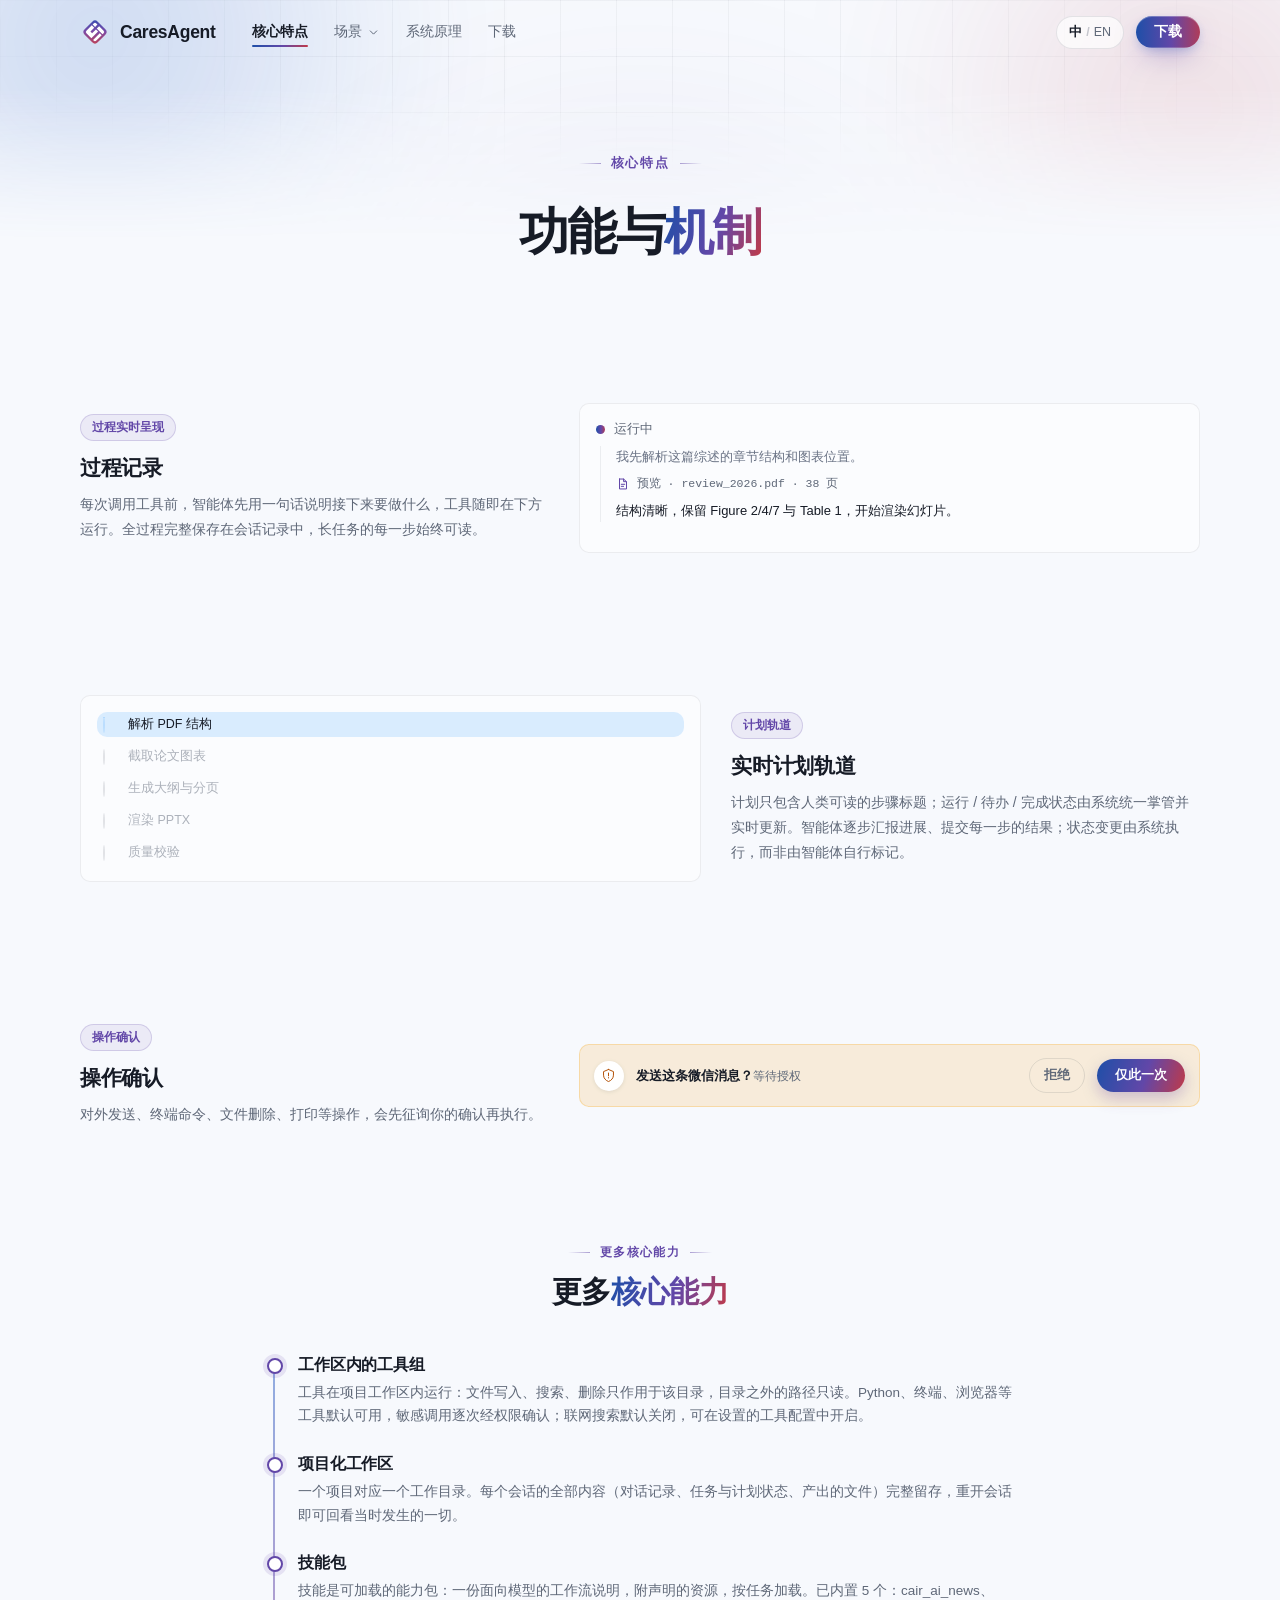
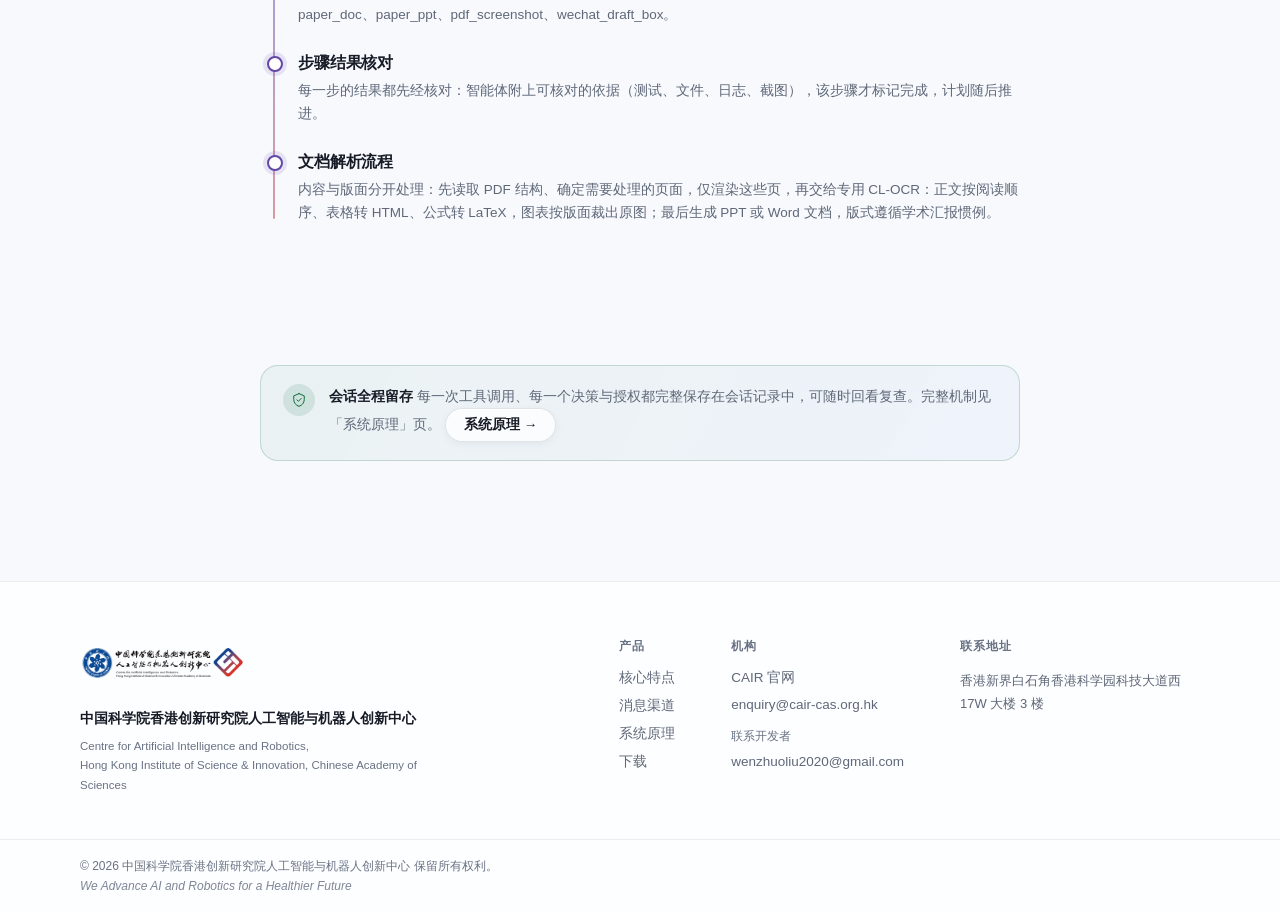
<file: features.html>
<!doctype html>
<html lang="zh-CN">
<head>
  <meta charset="UTF-8" />
  <script>document.documentElement.className += ' js';</script>
  <meta name="viewport" content="width=device-width, initial-scale=1.0" />
  <title>CaresAgent — 核心特点 | CAIR</title>
  <meta name="description" content="CaresAgent 的核心特点：执行过程实时呈现、系统托管的实时计划、对外与不可逆操作先经确认，以及项目化工作区、技能包、步骤结果核对与文档解析流程。" />
    <link rel="icon" type="image/png" sizes="32x32" href="assets/icon-32.png" />
  <link rel="apple-touch-icon" sizes="180x180" href="assets/icon-180.png" />
  <link rel="stylesheet" href="styles.css" />
  <link rel="stylesheet" href="demo.css" />
  <script src="dict.js"></script>
  <script>
    window.DEMO_EN_META = {
      title: 'CaresAgent — Core Capabilities | CAIR',
      description: 'The core capabilities of CaresAgent: an execution process shown in real time, a system-managed live plan, confirmation before external or irreversible actions, plus project workspaces, skill packs, step result checks and a document parsing flow.'
    };
    Object.assign(window.DEMO_EN, {
      'fx.stream.tag': 'Live process',
      'fx.stream.d': 'Before each tool call, the agent states in one sentence what it is about to do; the tool then runs beneath it. The whole process is kept in full in the session record, so every step of a long task remains readable.',
      'fx.plan.tag': 'Plan rail',
      'fx.plan.d': 'The plan holds only human-readable step titles; the running / pending / done states are owned by the system and updated live. The agent reports progress and submits the result of each step; state changes are made by the system, not marked by the agent itself.',
      'fx.perm.tag': 'Action confirmation',
      'fx.perm.d': 'Actions with external effect — sending messages, terminal commands, file deletion, printing — ask for your confirmation before they run.',
      'fx.more.eyebrow': 'More core capabilities',
      'fx.more.title': 'More <em>capabilities</em>',
      'fx.c1.t': 'Tool groups in the workspace',
      'fx.c1.d': 'Tools run inside the project workspace: file writes, searches and deletions only touch that directory, and paths outside it are read-only. Python, terminal and browser tools are available by default, with sensitive calls confirmed one by one through the permission gate; web search is off by default and can be enabled under Settings → Tools.',
      'fx.c2.t': 'Project-scoped workspace',
      'fx.c2.d': 'Each project corresponds to one working directory. Everything in a session — the dialogue record, task and plan state, and the produced files — is kept in full, so reopening a session lets you review exactly what happened.',
      'fx.c3.t': 'Skill packs',
      'fx.c3.d': 'A skill is a loadable capability package: a model-facing workflow description with declared resources, loaded per task. Five are built in: cair_ai_news, paper_doc, paper_ppt, pdf_screenshot, wechat_draft_box.',
      'fx.c4.t': 'Step result checks',
      'fx.c4.d': 'The result of each step is checked first: the agent attaches verifiable evidence — tests, files, logs, screenshots — and only then is the step marked complete and the plan advanced.',
      'fx.c5.t': 'Document parsing flow',
      'fx.c5.d': 'Content and layout are handled separately: the PDF structure is read first and the relevant pages identified, only those pages are rendered, then the dedicated CL-OCR takes over — text in reading order, tables as HTML, formulas as LaTeX, figures cropped from the source by layout — before the PPT or Word document is generated, following academic presentation conventions.'
    });
  </script>
  <!-- 访问统计：GoatCounter，无 cookie、不追踪个人 -->
  <script data-goatcounter="https://caresagent.goatcounter.com/count"
          async src="https://gc.zgo.at/count.js"></script>
</head>
<body>


  <!-- ============ 共享导航（每页一致） ============ -->
  <header class="nav" id="nav">
    <div class="nav-inner">
      <a class="nav-brand" href="index.html" aria-label="CaresAgent">
        <span class="brand-mark" aria-hidden="true">
          <svg viewBox="0 0 48 48" fill="none" xmlns="http://www.w3.org/2000/svg">
            <defs><linearGradient id="bm-g" x1="6" y1="6" x2="42" y2="42" gradientUnits="userSpaceOnUse"><stop offset="0" stop-color="#2450b4"/><stop offset=".48" stop-color="#7a4aa8"/><stop offset="1" stop-color="#d24040"/></linearGradient><clipPath id="bm-c"><rect x="9.2" y="9.2" width="29.6" height="29.6" rx="6.2" transform="rotate(45 24 24)"/></clipPath></defs>
            <rect x="9.2" y="9.2" width="29.6" height="29.6" rx="6.2" transform="rotate(45 24 24)" fill="url(#bm-g)"/>
            <g clip-path="url(#bm-c)"><g transform="rotate(-45 24 24)" fill="#ffffff">
              <path d="M12.8 15.8 Q12.8 12.8 15.8 12.8 H27.93 V18.325 H19.3 V22.175 H27.93 V27.025 H12.8 Z"/>
              <path d="M12.8 30.875 H27.93 V35.2 H15.8 Q12.8 35.2 12.8 32.2 Z"/>
              <path d="M29.83 12.8 H32.2 Q35.2 12.8 35.2 15.8 V18.325 H29.83 Z"/>
              <path d="M29.83 22.175 H35.2 V32.2 Q35.2 35.2 32.2 35.2 H29.83 Z"/>
            </g></g>
          </svg>
        </span>
        <span class="brand-word">CaresAgent</span>
      </a>
      <nav class="nav-links" aria-label="主导航">
        <a href="features.html" data-i18n="nav.features">核心特点</a>
        <div class="nav-dd">
          <button class="nav-dd-btn" type="button" aria-haspopup="true"><span data-i18n="nav.scenarios">场景</span><svg viewBox="0 0 16 16" fill="none" aria-hidden="true"><path d="M4 6l4 4 4-4" stroke="currentColor" stroke-linecap="round" stroke-linejoin="round"/></svg></button>
          <div class="nav-dd-menu">
            <a href="scene-research.html"><span data-i18n="sc.research.t">科研产出</span></a>
            <a href="scene-office.html"><span data-i18n="sc.office.t">自动化办公</span></a>
            <a href="scene-channels.html"><span data-i18n="sc.channels.t">消息渠道</span></a>
            <a href="scene-ocr.html"><span data-i18n="sc.ocr.t">文档解析</span></a>
          </div>
        </div>
        <a href="architecture.html" data-i18n="nav.arch">系统原理</a>
        <a href="download.html" data-i18n="nav.download">下载</a>
      </nav>
      <div class="nav-actions">
        <button class="lang-toggle" id="langToggle" type="button" aria-label="Switch to English">
          <span class="lang-zh" lang="zh-CN">中</span><span class="lang-divider">/</span><span class="lang-en" lang="en">EN</span>
        </button>
        <a class="btn btn-primary btn-sm" href="download.html" data-i18n="nav.cta">下载</a>
        <details class="nav-menu" id="navMenu">
          <summary aria-label="菜单"><svg viewBox="0 0 20 20" fill="none" aria-hidden="true"><path d="M3.5 5.5h13M3.5 10h13M3.5 14.5h13" stroke="currentColor" stroke-linecap="round"/></svg></summary>
          <div class="nav-menu-panel">
            <a href="features.html" data-i18n="nav.features">核心特点</a>
            <a href="scene-research.html" data-i18n="sc.research.t">科研产出</a>
            <a href="scene-office.html" data-i18n="sc.office.t">自动化办公</a>
            <a href="scene-channels.html" data-i18n="sc.channels.t">消息渠道</a>
            <a href="scene-ocr.html" data-i18n="sc.ocr.t">文档解析</a>
            <a href="architecture.html" data-i18n="nav.arch">系统原理</a>
            <a href="download.html" data-i18n="nav.download">下载</a>
          </div>
        </details>
      </div>
    </div>
  </header>

  <main id="top">

    <!-- ============ HERO ============ -->
    <section class="page-hero">
      <div class="hero-bg" aria-hidden="true"><div class="aurora aurora-a"></div><div class="aurora aurora-b"></div><div class="aurora aurora-c"></div><div class="hero-grid"></div></div>
      <div class="page-hero-inner">
        <p class="section-eyebrow reveal" data-i18n="cap.eyebrow">核心特点</p>
        <h1 class="reveal" data-i18n-html="cap.title">功能与<em>机制</em></h1>
      </div>
    </section>

    <!-- ============ 特点一：过程实时呈现 ============ -->
    <section class="section">
      <div class="feat-demo reveal">
        <div class="fd-info">
          <span class="fd-tag" data-i18n="fx.stream.tag">过程实时呈现</span>
          <h3 data-i18n="cap.stream.h">过程记录</h3>
          <p data-i18n="fx.stream.d">每次调用工具前，智能体先用一句话说明接下来要做什么，工具随即在下方运行。全过程完整保存在会话记录中，长任务的每一步始终可读。</p>
        </div>
        <div class="cd-canvas"><div class="cv-process">
          <div class="cv-process-head"><span class="cv-dot is-live"></span><span class="cv-proc-title" data-i18n="cap.stream.h2">运行中</span></div>
          <div class="cv-feed">
            <p class="cv-narration shiny" data-i18n="cap.stream.n1">我先解析这篇综述的章节结构和图表位置。</p>
            <div class="cv-tool"><svg viewBox="0 0 24 24" fill="none" stroke="currentColor" stroke-linecap="round" stroke-linejoin="round" class="tk-ico running"><path d="M6 3.5h7L18 8v12.5H6V3.5Z"/><path d="M13 3.5V8h4.5M9 12.5h6M9 16h4"/></svg><code data-i18n="cap.stream.t1">预览 · review_2026.pdf · 38 页</code></div>
            <p class="cv-narration" data-i18n="cap.stream.n2">结构清晰，保留 Figure 2/4/7 与 Table 1，开始渲染幻灯片。</p>
          </div>
        </div></div>
      </div>
    </section>

    <!-- ============ 特点二：实时计划 ============ -->
    <section class="section">
      <div class="feat-demo reverse reveal">
        <div class="fd-info">
          <span class="fd-tag" data-i18n="fx.plan.tag">计划轨道</span>
          <h3 data-i18n="cap.plan.h">实时计划轨道</h3>
          <p data-i18n="fx.plan.d">计划只包含人类可读的步骤标题；运行 / 待办 / 完成状态由系统统一掌管并实时更新。智能体逐步汇报进展、提交每一步的结果；状态变更由系统执行，而非由智能体自行标记。</p>
        </div>
        <div class="cd-canvas" data-plan-demo><div class="cd-plan">
          <div class="cd-plan-step"><span class="pico"></span><span data-i18n="plan.s1">解析 PDF 结构</span></div>
          <div class="cd-plan-step"><span class="pico"></span><span data-i18n="plan.s2">截取论文图表</span></div>
          <div class="cd-plan-step"><span class="pico"></span><span data-i18n="plan.s3">生成大纲与分页</span></div>
          <div class="cd-plan-step"><span class="pico"></span><span data-i18n="plan.s4">渲染 PPTX</span></div>
          <div class="cd-plan-step"><span class="pico"></span><span data-i18n="plan.s5">质量校验</span></div>
        </div></div>
      </div>
    </section>

    <!-- ============ 特点三：操作确认 ============ -->
    <section class="section">
      <div class="feat-demo reveal">
        <div class="fd-info">
          <span class="fd-tag" data-i18n="fx.perm.tag">操作确认</span>
          <h3 data-i18n="cap.perm.h">操作确认</h3>
          <p data-i18n="fx.perm.d">对外发送、终端命令、文件删除、打印等操作，会先征询你的确认再执行。</p>
        </div>
        <div class="cd-perm" data-perm-demo>
          <span class="pg-ico"><svg viewBox="0 0 24 24" fill="none" stroke="currentColor" stroke-linecap="round" stroke-linejoin="round"><path d="M12 3.5 5 6.5v5c0 4.2 3 7.6 7 9 4-1.4 7-4.8 7-9v-5l-7-3Z"/><path d="M12 8.5v4M12 15v.5"/></svg></span>
          <span class="pg-main"><span class="pg-label" data-i18n="perm.label">发送这条微信消息？</span><span class="pg-sub" data-i18n="perm.wait">等待授权</span></span>
          <button class="pg-deny" data-i18n="perm.deny">拒绝</button>
          <button class="pg-allow" data-i18n="perm.btn">仅此一次</button>
        </div>
      </div>
    </section>

    <!-- ============ 更多核心能力 ============ -->
    <section class="section">
      <div class="section-head reveal">
        <p class="section-eyebrow" data-i18n="fx.more.eyebrow">更多核心能力</p>
        <h2 class="section-title" data-i18n-html="fx.more.title">更多<em>核心能力</em></h2>
      </div>
      <div class="ladder reveal" style="max-width:760px">
        <div class="ladder-step">
          <h3 data-i18n="fx.c1.t">工作区内的工具组</h3>
          <p data-i18n="fx.c1.d">工具在项目工作区内运行：文件写入、搜索、删除只作用于该目录，目录之外的路径只读。Python、终端、浏览器等工具默认可用，敏感调用逐次经权限确认；联网搜索默认关闭，可在设置的工具配置中开启。</p>
        </div>
        <div class="ladder-step">
          <h3 data-i18n="fx.c2.t">项目化工作区</h3>
          <p data-i18n="fx.c2.d">一个项目对应一个工作目录。每个会话的全部内容（对话记录、任务与计划状态、产出的文件）完整留存，重开会话即可回看当时发生的一切。</p>
        </div>
        <div class="ladder-step">
          <h3 data-i18n="fx.c3.t">技能包</h3>
          <p data-i18n="fx.c3.d">技能是可加载的能力包：一份面向模型的工作流说明，附声明的资源，按任务加载。已内置 5 个：cair_ai_news、paper_doc、paper_ppt、pdf_screenshot、wechat_draft_box。</p>
        </div>
        <div class="ladder-step">
          <h3 data-i18n="fx.c4.t">步骤结果核对</h3>
          <p data-i18n="fx.c4.d">每一步的结果都先经核对：智能体附上可核对的依据（测试、文件、日志、截图），该步骤才标记完成，计划随后推进。</p>
        </div>
        <div class="ladder-step">
          <h3 data-i18n="fx.c5.t">文档解析流程</h3>
          <p data-i18n="fx.c5.d">内容与版面分开处理：先读取 PDF 结构、确定需要处理的页面，仅渲染这些页，再交给专用 CL-OCR：正文按阅读顺序、表格转 HTML、公式转 LaTeX，图表按版面裁出原图；最后生成 PPT 或 Word 文档，版式遵循学术汇报惯例。</p>
        </div>
      </div>
    </section>

    <!-- ============ 会话留存收尾 ============ -->
    <section class="section">
      <div class="scene-result reveal">
        <span class="ico"><svg viewBox="0 0 24 24" fill="none" stroke="currentColor" stroke-linecap="round" stroke-linejoin="round"><path d="M12 3.5 5 6.5v5c0 4.2 3 7.6 7 9 4-1.4 7-4.8 7-9v-5l-7-3Z"/><path d="m9.2 11.8 2 2 3.6-3.8"/></svg></span>
        <p><b data-i18n="cap.audit.h">会话全程留存</b><span data-i18n="cap.audit.d"> 每一次工具调用、每一个决策与授权都完整保存在会话记录中，可随时回看复查。完整机制见「系统原理」页。</span> <a class="btn btn-ghost btn-sm" href="architecture.html" data-i18n="cap.audit.link">系统原理 →</a></p>
      </div>
    </section>
  </main>

  <!-- ============ 共享页脚 ============ -->
  <footer class="footer">
    <div class="footer-inner">
      <div class="footer-brand">
        <img src="assets/cair-logo.png" alt="CAIR" class="footer-logo" />
        <p class="footer-org">中国科学院香港创新研究院人工智能与机器人创新中心</p>
        <p class="footer-org-en" lang="en">Centre for Artificial Intelligence and Robotics,<br />Hong Kong Institute of Science &amp; Innovation, Chinese Academy of Sciences</p>
      </div>
      <div class="footer-cols">
        <div class="footer-col"><h4 data-i18n="ft.product">产品</h4><a href="features.html" data-i18n="nav.features">核心特点</a><a href="scene-channels.html" data-i18n="sc.channels.t">消息渠道</a><a href="architecture.html" data-i18n="nav.arch">系统原理</a><a href="download.html" data-i18n="nav.download">下载</a></div>
        <div class="footer-col"><h4 data-i18n="ft.org">机构</h4><a href="https://www.cair-cas.org.hk/" target="_blank" rel="noopener" data-i18n="ft.cair">CAIR 官网</a><a href="mailto:enquiry@cair-cas.org.hk">enquiry@cair-cas.org.hk</a><p class="footer-cap" data-i18n="ft.dev">联系开发者</p><a href="mailto:wenzhuoliu2020@gmail.com">wenzhuoliu2020@gmail.com</a></div>
        <div class="footer-col footer-addr"><h4 data-i18n="ft.contact">联系地址</h4><p data-i18n="ft.addr">香港新界白石角香港科学园科技大道西 17W 大楼 3 楼</p></div>
      </div>
    </div>
    <div class="footer-bar">
      <p><span data-i18n="ft.copy">© 2026 中国科学院香港创新研究院人工智能与机器人创新中心</span> <span data-i18n="ft.rights">保留所有权利。</span></p>
      <p class="footer-tag" lang="en">We Advance AI and Robotics for a Healthier Future</p>
    </div>
  </footer>

  <script src="demo.js"></script>
</body>
</html>
</file>
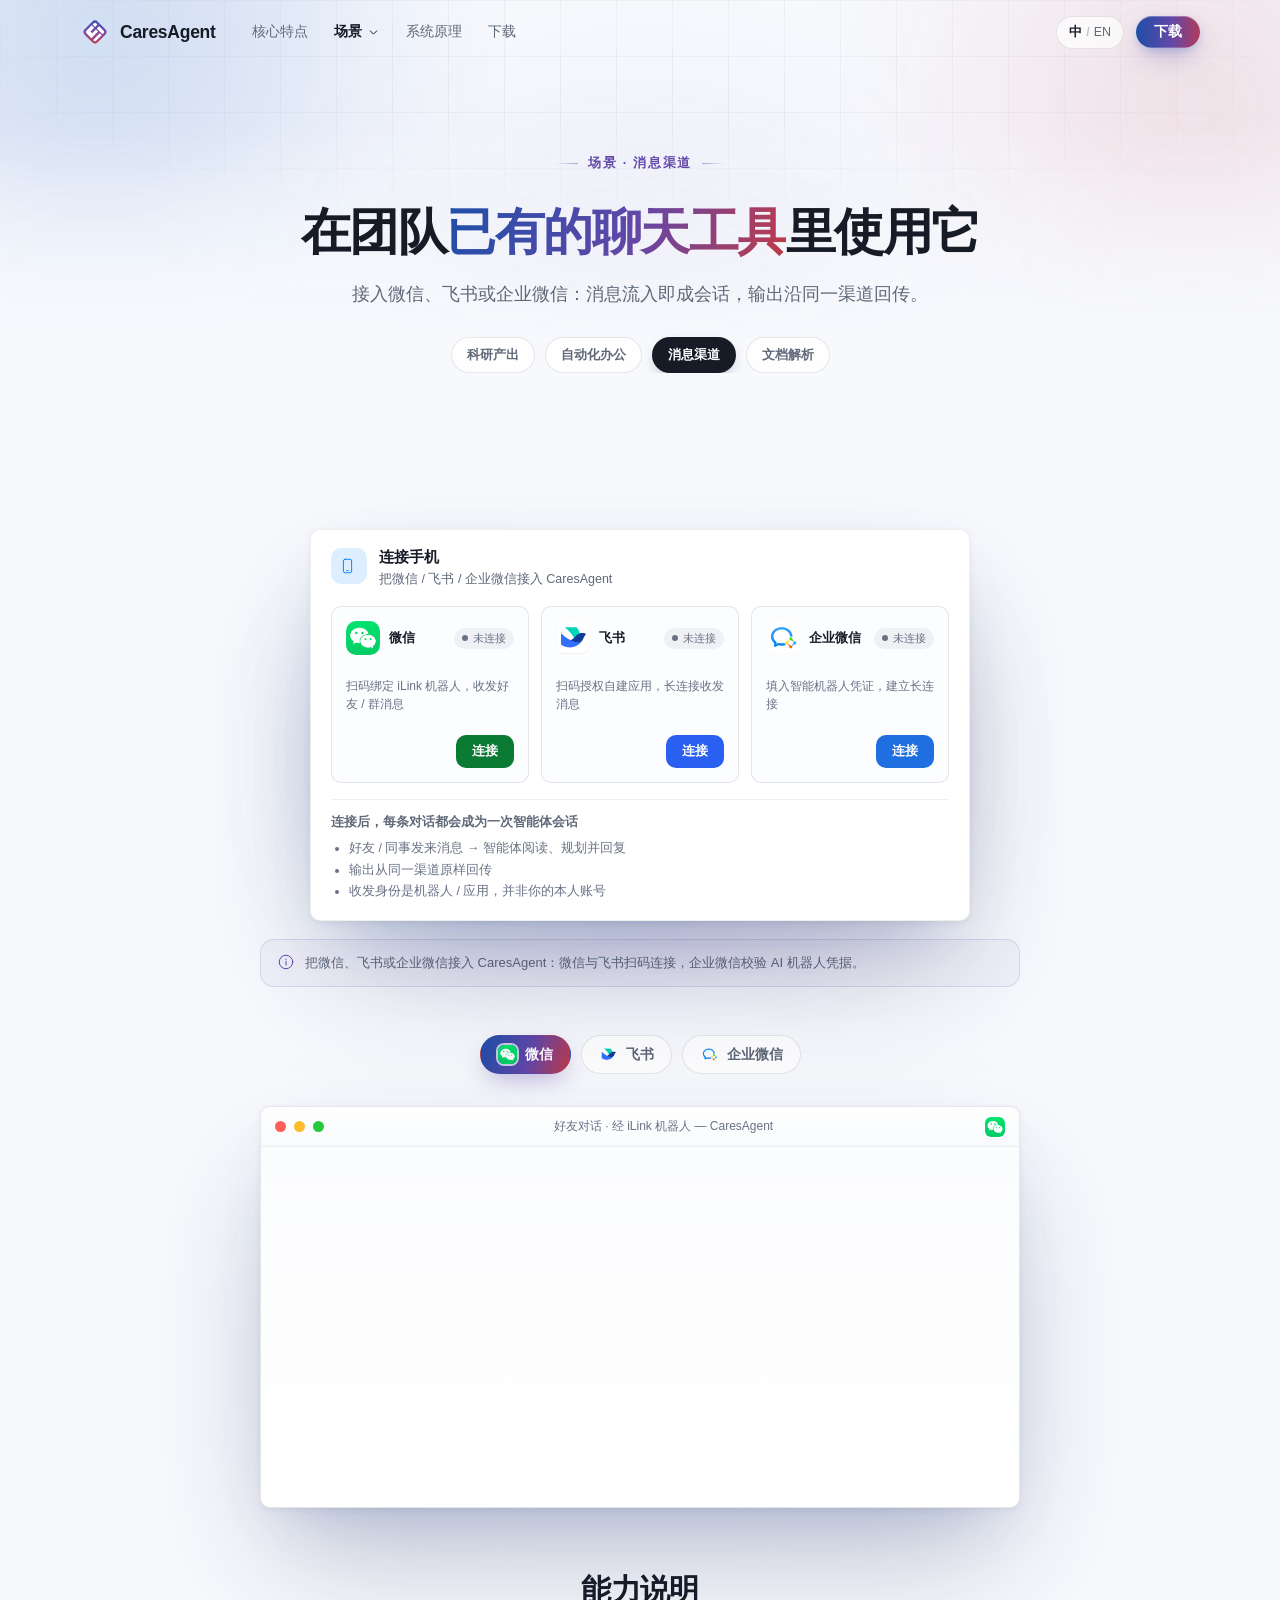
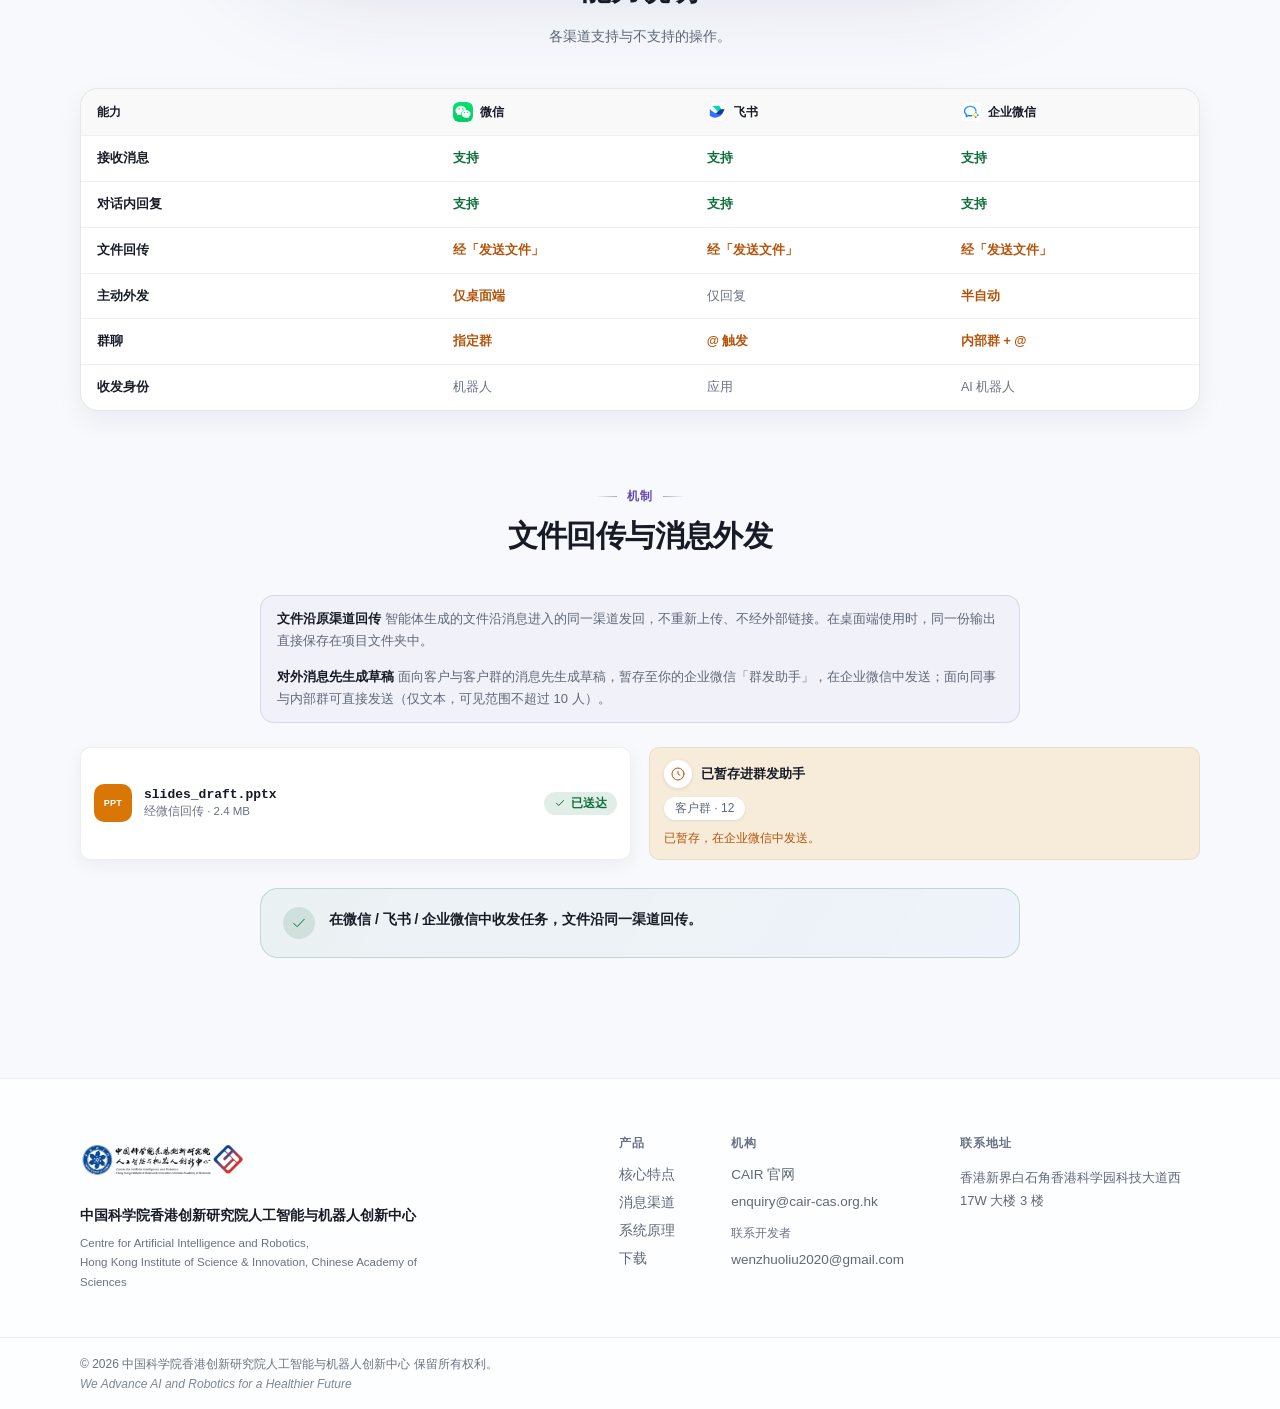
<file: scene-channels.html>
<!doctype html>
<html lang="zh-CN">
<head>
  <meta charset="UTF-8" />
  <script>document.documentElement.className += ' js';</script>
  <meta name="viewport" content="width=device-width, initial-scale=1.0" />
  <title>CaresAgent — 场景 · 消息渠道</title>
  <meta name="description" content="将 CaresAgent 接入微信、飞书或企业微信：消息流入即成会话，输出沿同一渠道回传。本页说明各渠道的接入方式、收发身份与能力范围。" />
    <link rel="icon" type="image/png" sizes="32x32" href="assets/icon-32.png" />
  <link rel="apple-touch-icon" sizes="180x180" href="assets/icon-180.png" />
  <link rel="stylesheet" href="styles.css" />
  <link rel="stylesheet" href="demo.css" />
  <script src="dict.js"></script>
  <script>
    window.DEMO_EN_META = {
      title: 'CaresAgent — Scenario · Channels',
      description: 'Connect CaresAgent to WeChat, Feishu or WeCom: incoming messages become sessions, and outputs return over the same channel. This page describes how each channel connects, its send/receive identity, and its capabilities.'
    };
  </script>
  <script>Object.assign(window.DEMO_EN, {
    'scx.df.eyebrow': 'Mechanism',
    'scx.df.h': 'File return and outbound messages',
    'scx.df.t1': 'Files return over the original channel',
    'scx.df.d1': 'Files produced by the agent are sent back over the same channel the message arrived on — no re-upload, no external link. On desktop, the same output is saved into the project folder.',
    'scx.df.t2': 'Outbound messages are staged as drafts first',
    'scx.df.d2': 'Messages to customers and customer groups are first staged as drafts in your WeCom group-send assistant and sent from within WeCom; messages to colleagues and internal groups can be sent directly (text only, visible scope of at most 10 people).',
    'scx.df.demo.meta': 'Back over WeChat · 2.4 MB',
    'scx.df.demo.sent': 'Delivered',
    'scx.df.demo.ob': 'Staged in group-send assistant',
    'scx.df.demo.tg': 'Customer group · 12',
    'scx.df.demo.obnote': 'Staged; sent from within WeCom.',
  });</script>
  <!-- 页面局部样式：渠道身份卡的定义列表（不触碰共享 demo.css） -->
  <style>
    .ch-dl { margin: 0; display: flex; flex-direction: column; gap: 12px; }
    .ch-dl > div { display: grid; grid-template-columns: 76px 1fr; gap: 12px; align-items: baseline; }
    .ch-dl dt { font-size: 12px; font-weight: 650; color: var(--ink-3); letter-spacing: 0.01em; white-space: nowrap; }
    .ch-dl dt.edge { color: var(--warn); }
    .ch-dl dd { margin: 0; font-size: 13px; line-height: 1.65; color: var(--ink-2); }
    .ch-dl dt.edge + dd { color: var(--ink-1); }
    .ch-brand { display: flex; align-items: center; gap: 10px; margin-bottom: 12px; }
    .ch-brand img { width: 30px; height: 30px; border-radius: 10px; }
    .ch-brand h3 { margin: 0; font-size: 17px; font-weight: 650; letter-spacing: -0.01em; }
    .ch-brand .ch-sub { font-size: 12px; color: var(--ink-3); }
    @media (max-width: 640px) { .df-demos { grid-template-columns: 1fr !important; } }
    @media (max-width: 520px) { .ch-dl > div { grid-template-columns: 1fr; gap: 3px; } }
  </style>
  <!-- 访问统计：GoatCounter，无 cookie、不追踪个人 -->
  <script data-goatcounter="https://caresagent.goatcounter.com/count"
          async src="https://gc.zgo.at/count.js"></script>
</head>
<body>


  <!-- ============ 共享导航（每页一致） ============ -->
  <header class="nav" id="nav">
    <div class="nav-inner">
      <a class="nav-brand" href="index.html" aria-label="CaresAgent">
        <span class="brand-mark" aria-hidden="true">
          <svg viewBox="0 0 48 48" fill="none" xmlns="http://www.w3.org/2000/svg">
            <defs><linearGradient id="bm-g" x1="6" y1="6" x2="42" y2="42" gradientUnits="userSpaceOnUse"><stop offset="0" stop-color="#2450b4"/><stop offset=".48" stop-color="#7a4aa8"/><stop offset="1" stop-color="#d24040"/></linearGradient><clipPath id="bm-c"><rect x="9.2" y="9.2" width="29.6" height="29.6" rx="6.2" transform="rotate(45 24 24)"/></clipPath></defs>
            <rect x="9.2" y="9.2" width="29.6" height="29.6" rx="6.2" transform="rotate(45 24 24)" fill="url(#bm-g)"/>
            <g clip-path="url(#bm-c)"><g transform="rotate(-45 24 24)" fill="#ffffff">
              <path d="M12.8 15.8 Q12.8 12.8 15.8 12.8 H27.93 V18.325 H19.3 V22.175 H27.93 V27.025 H12.8 Z"/>
              <path d="M12.8 30.875 H27.93 V35.2 H15.8 Q12.8 35.2 12.8 32.2 Z"/>
              <path d="M29.83 12.8 H32.2 Q35.2 12.8 35.2 15.8 V18.325 H29.83 Z"/>
              <path d="M29.83 22.175 H35.2 V32.2 Q35.2 35.2 32.2 35.2 H29.83 Z"/>
            </g></g>
          </svg>
        </span>
        <span class="brand-word">CaresAgent</span>
      </a>
      <nav class="nav-links" aria-label="主导航">
        <a href="features.html" data-i18n="nav.features">核心特点</a>
        <div class="nav-dd">
          <button class="nav-dd-btn" type="button" aria-haspopup="true"><span data-i18n="nav.scenarios">场景</span><svg viewBox="0 0 16 16" fill="none" aria-hidden="true"><path d="M4 6l4 4 4-4" stroke="currentColor" stroke-linecap="round" stroke-linejoin="round"/></svg></button>
          <div class="nav-dd-menu">
            <a href="scene-research.html"><span data-i18n="sc.research.t">科研产出</span></a>
            <a href="scene-office.html"><span data-i18n="sc.office.t">自动化办公</span></a>
            <a href="scene-channels.html"><span data-i18n="sc.channels.t">消息渠道</span></a>
            <a href="scene-ocr.html"><span data-i18n="sc.ocr.t">文档解析</span></a>
          </div>
        </div>
        <a href="architecture.html" data-i18n="nav.arch">系统原理</a>
        <a href="download.html" data-i18n="nav.download">下载</a>
      </nav>
      <div class="nav-actions">
        <button class="lang-toggle" id="langToggle" type="button" aria-label="Switch to English">
          <span class="lang-zh" lang="zh-CN">中</span><span class="lang-divider">/</span><span class="lang-en" lang="en">EN</span>
        </button>
        <a class="btn btn-primary btn-sm" href="download.html" data-i18n="nav.cta">下载</a>
        <details class="nav-menu" id="navMenu">
          <summary aria-label="菜单"><svg viewBox="0 0 20 20" fill="none" aria-hidden="true"><path d="M3.5 5.5h13M3.5 10h13M3.5 14.5h13" stroke="currentColor" stroke-linecap="round"/></svg></summary>
          <div class="nav-menu-panel">
            <a href="features.html" data-i18n="nav.features">核心特点</a>
            <a href="scene-research.html" data-i18n="sc.research.t">科研产出</a>
            <a href="scene-office.html" data-i18n="sc.office.t">自动化办公</a>
            <a href="scene-channels.html" data-i18n="sc.channels.t">消息渠道</a>
            <a href="scene-ocr.html" data-i18n="sc.ocr.t">文档解析</a>
            <a href="architecture.html" data-i18n="nav.arch">系统原理</a>
            <a href="download.html" data-i18n="nav.download">下载</a>
          </div>
        </details>
      </div>
    </div>
  </header>

  <main id="top">

    <!-- ============ HERO ============ -->
    <section class="page-hero">
      <div class="hero-bg" aria-hidden="true"><div class="aurora aurora-a"></div><div class="aurora aurora-b"></div><div class="aurora aurora-c"></div><div class="hero-grid"></div></div>
      <div class="page-hero-inner">
        <p class="section-eyebrow reveal" data-i18n="sc2.eyebrow">场景 · 消息渠道</p>
        <h1 class="reveal" data-i18n-html="ch.title">在团队<em>已有的聊天工具</em>里使用它</h1>
        <p class="page-lead reveal" data-i18n="ch.sub">接入微信、飞书或企业微信：消息流入即成会话，输出沿同一渠道回传。</p>
        <div class="scene-switcher reveal">
          <a href="scene-research.html"><span data-i18n="sc.research.t">科研产出</span></a>
          <a href="scene-office.html"><span data-i18n="sc.office.t">自动化办公</span></a>
          <a href="scene-channels.html" class="active"><span data-i18n="sc.channels.t">消息渠道</span></a>
                  <a href="scene-ocr.html"><span data-i18n="sc.ocr.t">文档解析</span></a>
        </div>
      </div>
    </section>

    <!-- ============ 一次连接 ============ -->
    <section class="section">
      <div class="cx-stage reveal" style="margin:44px auto 0"><div class="cx-stage-glow" aria-hidden="true"></div><div data-connect></div></div>
      <div class="demo-note reveal">
        <svg viewBox="0 0 24 24" fill="none" stroke="currentColor" stroke-linecap="round" stroke-linejoin="round"><circle cx="12" cy="12" r="9"/><path d="M12 11v5M12 8v.5"/></svg>
        <span data-i18n-html="ch.connect.d">把微信、飞书或企业微信接入 CaresAgent：微信与飞书扫码连接，企业微信校验 AI 机器人凭据。</span>
      </div>

      <!-- 渠道 demo 切换：微信 / 飞书 / 企业微信，各一段真实对话 -->
      <div data-lab class="reveal" style="max-width:760px;margin:42px auto 0">
        <div class="lab-tabs" role="tablist" aria-label="渠道演示">
          <button class="lab-tab active" data-tab="wechat" role="tab" aria-selected="true" type="button"><img src="assets/providers/wechat.png" alt="" /><span data-i18n="ch.wc.h">微信</span></button>
          <button class="lab-tab" data-tab="feishu" role="tab" aria-selected="false" type="button"><img src="assets/providers/feishu.png" alt="" /><span data-i18n="ch.fs.h">飞书</span></button>
          <button class="lab-tab" data-tab="wecom" role="tab" aria-selected="false" type="button"><img src="assets/providers/wecom.png" alt="" /><span data-i18n="ch.wm.h">企业微信</span></button>
        </div>
        <div class="lab-panel" data-lab-panel="wechat" role="tabpanel">
          <div class="lab-player">
            <div class="cv-frame" data-player="wechat"><div class="cv-titlebar"><span class="tl tl-r"></span><span class="tl tl-y"></span><span class="tl tl-g"></span><span class="cv-title"></span><span class="cx-linkbadge" data-linkbadge></span></div><div class="cv-stage"></div></div>
          </div>
        </div>
        <div class="lab-panel" data-lab-panel="feishu" role="tabpanel" hidden>
          <div class="lab-player">
            <div class="cv-frame" data-player="feishu"><div class="cv-titlebar"><span class="tl tl-r"></span><span class="tl tl-y"></span><span class="tl tl-g"></span><span class="cv-title"></span><span class="cx-linkbadge" data-linkbadge></span></div><div class="cv-stage"></div></div>
          </div>
        </div>
        <div class="lab-panel" data-lab-panel="wecom" role="tabpanel" hidden>
          <div class="lab-player">
            <div class="cv-frame" data-player="wecom"><div class="cv-titlebar"><span class="tl tl-r"></span><span class="tl tl-y"></span><span class="tl tl-g"></span><span class="cv-title"></span><span class="cx-linkbadge" data-linkbadge></span></div><div class="cv-stage"></div></div>
          </div>
        </div>
      </div>

      <!-- ============ 能力矩阵 ============ -->
      <div class="section-head reveal" style="margin-top:64px">
        <h2 class="section-title" style="font-size:clamp(22px,3vw,30px)" data-i18n="ch.matrix.h">能力说明</h2>
        <p class="section-sub" data-i18n="ch.matrix.sub">各渠道支持与不支持的操作。</p>
      </div>
      <div class="cap-table reveal">
        <div class="cap-row head">
          <div class="cap-cell feat" data-i18n="m.col.feat">能力</div>
          <div class="cap-cell"><img src="assets/providers/wechat.png" alt="" /><span data-i18n="ch.wc.h">微信</span></div>
          <div class="cap-cell"><img src="assets/providers/feishu.png" alt="" /><span data-i18n="ch.fs.h">飞书</span></div>
          <div class="cap-cell"><img src="assets/providers/wecom.png" alt="" /><span data-i18n="ch.wm.h">企业微信</span></div>
        </div>
        <div class="cap-row">
          <div class="cap-cell feat" data-i18n="m.r1">接收消息</div>
          <div class="cap-cell"><span class="ya" data-i18n="m.yes">支持</span></div>
          <div class="cap-cell"><span class="ya" data-i18n="m.yes">支持</span></div>
          <div class="cap-cell"><span class="ya" data-i18n="m.yes">支持</span></div>
        </div>
        <div class="cap-row">
          <div class="cap-cell feat" data-i18n="m.r2">对话内回复</div>
          <div class="cap-cell"><span class="ya" data-i18n="m.yes">支持</span></div>
          <div class="cap-cell"><span class="ya" data-i18n="m.yes">支持</span></div>
          <div class="cap-cell"><span class="ya" data-i18n="m.yes">支持</span></div>
        </div>
        <div class="cap-row">
          <div class="cap-cell feat" data-i18n="m.r3">文件回传</div>
          <div class="cap-cell"><span class="li" data-i18n="m.via">经「发送文件」</span></div>
          <div class="cap-cell"><span class="li" data-i18n="m.via">经「发送文件」</span></div>
          <div class="cap-cell"><span class="li" data-i18n="m.via">经「发送文件」</span></div>
        </div>
        <div class="cap-row">
          <div class="cap-cell feat" data-i18n="m.r4">主动外发</div>
          <div class="cap-cell"><span class="li" data-i18n="m.wc.out">仅桌面端</span></div>
          <div class="cap-cell"><span class="no" data-i18n="m.fs.out">仅回复</span></div>
          <div class="cap-cell"><span class="li" data-i18n="m.wm.out">半自动</span></div>
        </div>
        <div class="cap-row">
          <div class="cap-cell feat" data-i18n="m.r5">群聊</div>
          <div class="cap-cell"><span class="li" data-i18n="m.wc.grp">指定群</span></div>
          <div class="cap-cell"><span class="li" data-i18n="m.fs.grp">@ 触发</span></div>
          <div class="cap-cell"><span class="li" data-i18n="m.wm.grp">内部群 + @</span></div>
        </div>
        <div class="cap-row">
          <div class="cap-cell feat" data-i18n="m.r6">收发身份</div>
          <div class="cap-cell"><span class="no" data-i18n="m.id.bot">机器人</span></div>
          <div class="cap-cell"><span class="no" data-i18n="m.id.app">应用</span></div>
          <div class="cap-cell"><span class="no" data-i18n="m.id.aibot">AI 机器人</span></div>
        </div>
      </div>

      <!-- ============ 文件回传与消息外发 ============ -->
      <div class="section-head reveal" style="margin-top:72px">
        <p class="section-eyebrow" data-i18n="scx.df.eyebrow">机制</p>
        <h2 class="section-title" style="font-size:clamp(22px,3vw,30px)" data-i18n="scx.df.h">文件回传与消息外发</h2>
      </div>
      <div class="demo-note reveal" style="margin-top:40px;flex-direction:column;gap:14px;align-items:stretch">
        <span><b data-i18n="scx.df.t1">文件沿原渠道回传</b> <span data-i18n="scx.df.d1">智能体生成的文件沿消息进入的同一渠道发回，不重新上传、不经外部链接。在桌面端使用时，同一份输出直接保存在项目文件夹中。</span></span>
        <span><b data-i18n="scx.df.t2">对外消息先生成草稿</b> <span data-i18n="scx.df.d2">面向客户与客户群的消息先生成草稿，暂存至你的企业微信「群发助手」，在企业微信中发送；面向同事与内部群可直接发送（仅文本，可见范围不超过 10 人）。</span></span>
      </div>
      <div class="df-demos reveal" style="display:grid;grid-template-columns:repeat(2,1fr);gap:18px;margin-top:24px">
        <div class="cv-deliver" style="margin:0">
          <span class="f-ico ppt">PPT</span>
          <div class="f-main">
            <div class="f-name">slides_draft.pptx</div>
            <div class="f-meta" data-i18n="scx.df.demo.meta">经微信回传 · 2.4 MB</div>
          </div>
          <span class="f-sent"><svg viewBox="0 0 24 24" fill="none" stroke="currentColor" stroke-linecap="round" stroke-linejoin="round"><path d="M5 12.5l4.5 4.5L19 7"/></svg><span data-i18n="scx.df.demo.sent">已送达</span></span>
        </div>
        <div class="cv-outbound pending">
          <div class="cv-ob-head">
            <span class="cv-ob-ico"><svg viewBox="0 0 24 24" fill="none" stroke="currentColor" stroke-linecap="round" stroke-linejoin="round"><circle cx="12" cy="12" r="9"/><path d="M12 8v4l3 2"/></svg></span>
            <span class="cv-ob-title" data-i18n="scx.df.demo.ob">已暂存进群发助手</span>
          </div>
          <div class="cv-ob-targets"><span class="tg" data-i18n="scx.df.demo.tg">客户群 · 12</span></div>
          <p class="cv-ob-note" data-i18n="scx.df.demo.obnote">已暂存，在企业微信中发送。</p>
        </div>
      </div>

      <div class="scene-result reveal">
        <span class="ico"><svg viewBox="0 0 24 24" fill="none" stroke="currentColor" stroke-linecap="round" stroke-linejoin="round"><path d="M5 12.5l4.5 4.5L19 7"/></svg></span>
        <p data-i18n-html="sc2.result"><b>在微信 / 飞书 / 企业微信中收发任务，文件沿同一渠道回传。</b></p>
      </div>
    </section>
  </main>

  <!-- ============ 共享页脚 ============ -->
  <footer class="footer">
    <div class="footer-inner">
      <div class="footer-brand">
        <img src="assets/cair-logo.png" alt="CAIR" class="footer-logo" />
        <p class="footer-org">中国科学院香港创新研究院人工智能与机器人创新中心</p>
        <p class="footer-org-en" lang="en">Centre for Artificial Intelligence and Robotics,<br />Hong Kong Institute of Science &amp; Innovation, Chinese Academy of Sciences</p>
      </div>
      <div class="footer-cols">
        <div class="footer-col"><h4 data-i18n="ft.product">产品</h4><a href="features.html" data-i18n="nav.features">核心特点</a><a href="scene-channels.html" data-i18n="sc.channels.t">消息渠道</a><a href="architecture.html" data-i18n="nav.arch">系统原理</a><a href="download.html" data-i18n="nav.download">下载</a></div>
        <div class="footer-col"><h4 data-i18n="ft.org">机构</h4><a href="https://www.cair-cas.org.hk/" target="_blank" rel="noopener" data-i18n="ft.cair">CAIR 官网</a><a href="mailto:enquiry@cair-cas.org.hk">enquiry@cair-cas.org.hk</a><p class="footer-cap" data-i18n="ft.dev">联系开发者</p><a href="mailto:wenzhuoliu2020@gmail.com">wenzhuoliu2020@gmail.com</a></div>
        <div class="footer-col footer-addr"><h4 data-i18n="ft.contact">联系地址</h4><p data-i18n="ft.addr">香港新界白石角香港科学园科技大道西 17W 大楼 3 楼</p></div>
      </div>
    </div>
    <div class="footer-bar">
      <p><span data-i18n="ft.copy">© 2026 中国科学院香港创新研究院人工智能与机器人创新中心</span> <span data-i18n="ft.rights">保留所有权利。</span></p>
      <p class="footer-tag" lang="en">We Advance AI and Robotics for a Healthier Future</p>
    </div>
  </footer>

  <script src="demo.js"></script>
</body>
</html>
</file>
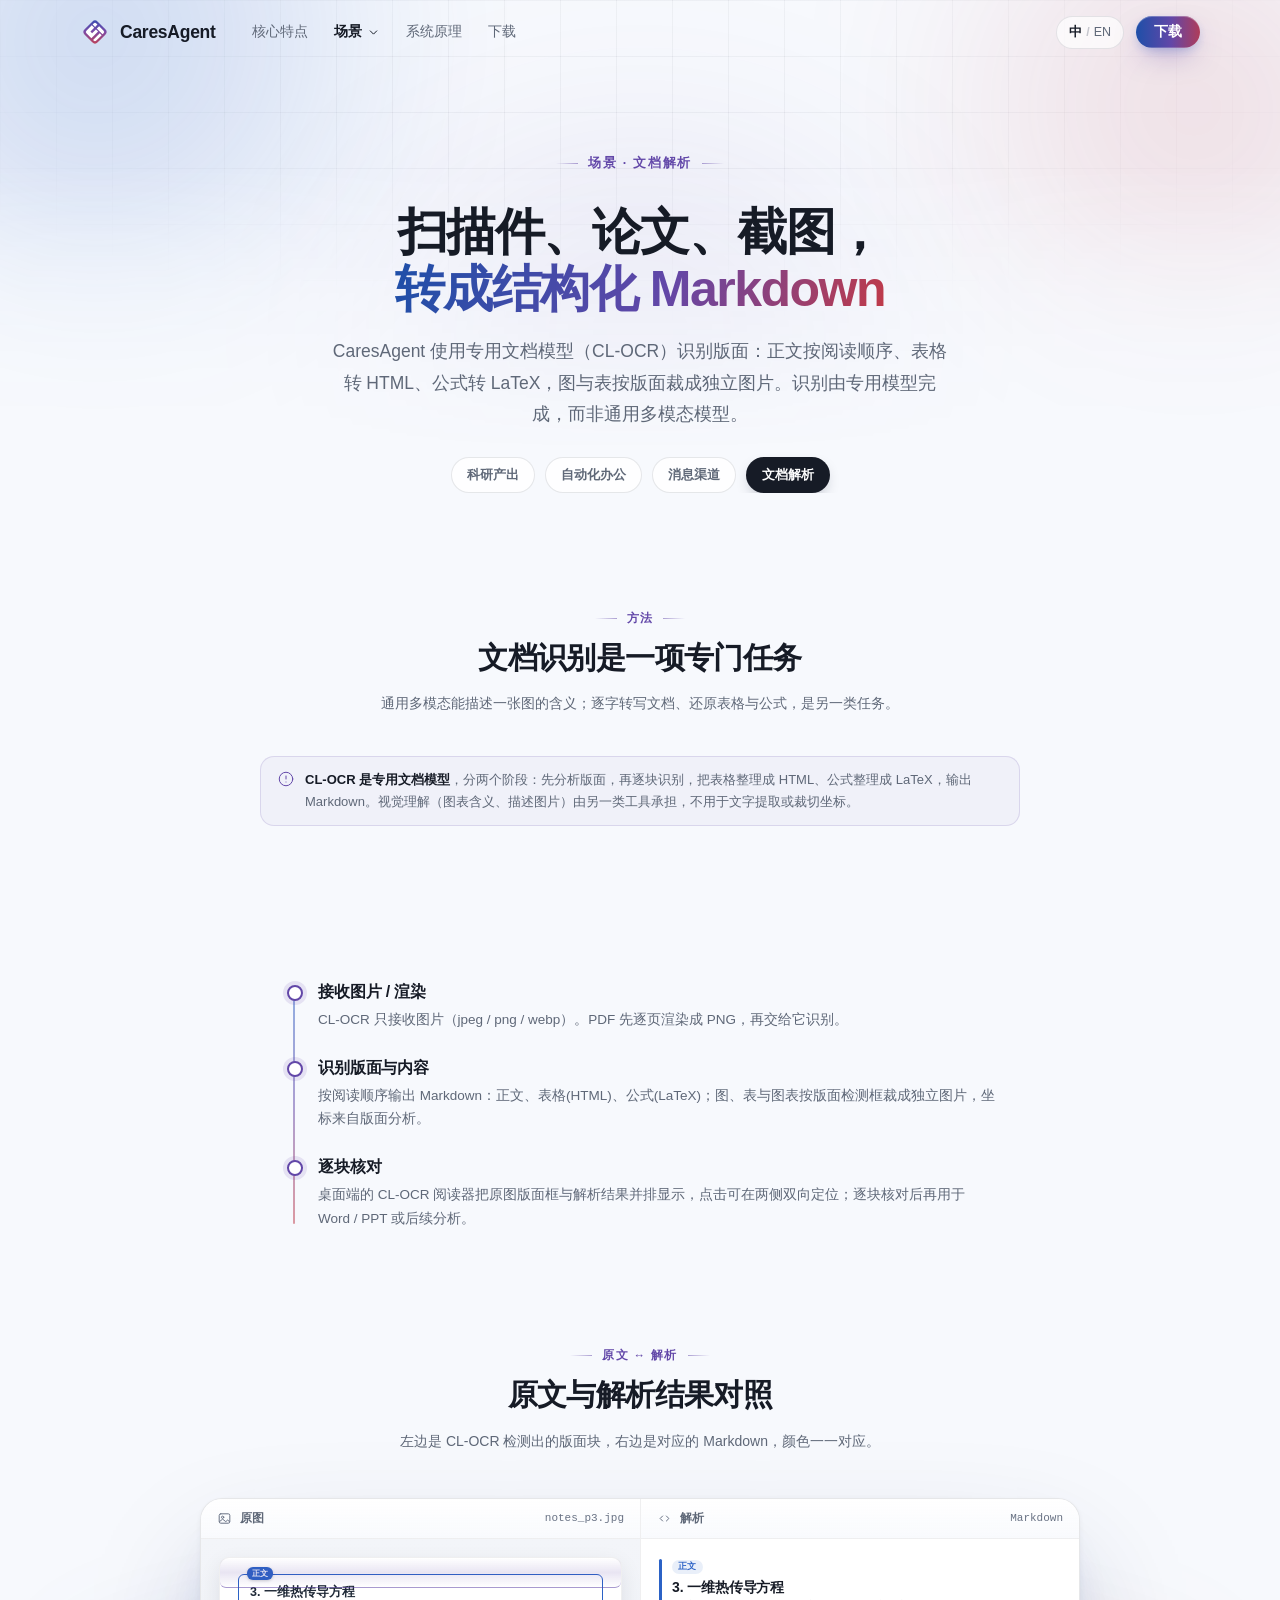
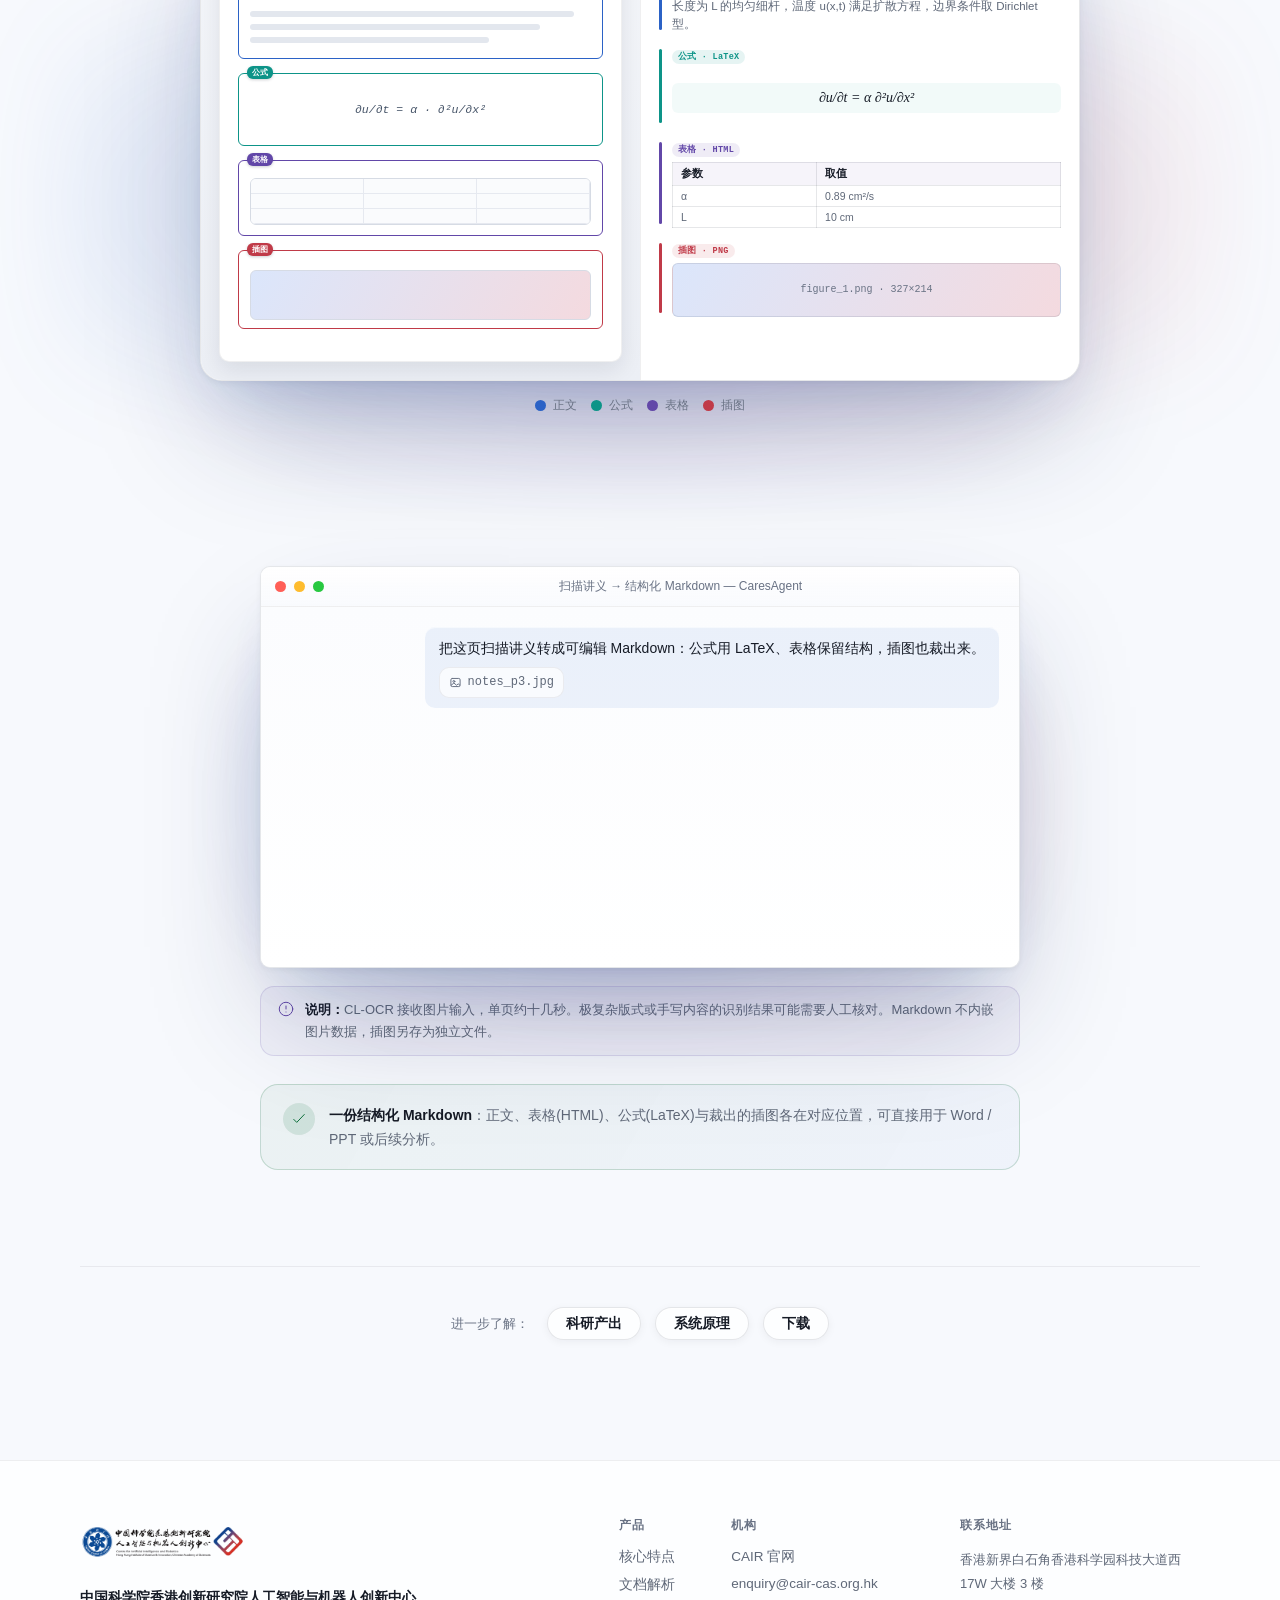
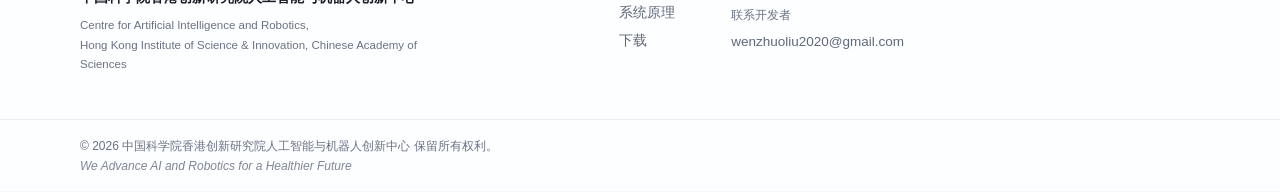
<file: scene-ocr.html>
<!doctype html>
<html lang="zh-CN">
<head>
  <meta charset="UTF-8" />
  <script>document.documentElement.className += ' js';</script>
  <meta name="viewport" content="width=device-width, initial-scale=1.0" />
  <title>CaresAgent — 场景 · 文档解析</title>
  <meta name="description" content="文档解析场景：用专用文档模型 CL-OCR 把图片、扫描件、渲染后的 PDF 页转成结构化 Markdown：正文按阅读顺序、表格转 HTML、公式转 LaTeX，图表按版面裁成独立图片，并提供原文与解析结果的逐块对照阅读器。" />
    <link rel="icon" type="image/png" sizes="32x32" href="assets/icon-32.png" />
  <link rel="apple-touch-icon" sizes="180x180" href="assets/icon-180.png" />
  <link rel="stylesheet" href="styles.css" />
  <link rel="stylesheet" href="demo.css" />
  <script src="dict.js"></script>
  <script>
    window.DEMO_EN_META = {
      title: 'CaresAgent — Scenario · Document parsing',
      description: 'Document parsing scenario: a dedicated CL-OCR model turns images, scans and rendered PDF pages into structured Markdown — text in reading order, tables as HTML, formulas as LaTeX, and figures cropped by layout, with an original ↔ parsed reader to check it block by block.'
    };
  </script>
  <script>Object.assign(window.DEMO_EN, {
    'ocr.eyebrow': 'Scenario · Document parsing',
    'ocr.title': 'Scans, papers, screenshots — <em>into structured Markdown</em>',
    'ocr.lead': 'CaresAgent reads document layout with a dedicated model (CL-OCR): text in reading order, tables as HTML, formulas as LaTeX, and figures / tables cropped into separate images. Recognition is performed by this dedicated model, not by a general multimodal model.',
    'ocx.why.eyebrow': 'Method',
    'ocx.why.title': 'Document recognition is a dedicated task',
    'ocx.why.sub': 'A general multimodal model can describe what a figure means. Transcribing a document character by character and rebuilding its tables and formulas is a different task.',
    'ocx.why.note': '<b>CL-OCR is a dedicated document model</b>, working in two stages: analyse the page layout, then recognise each block, emitting tables as HTML and formulas as LaTeX in Markdown. Visual reasoning (what a chart means, describing an image) is handled by a different tool, never text extraction or crop coordinates.',
    'ocx.s1t': 'Receive an image / render',
    'ocx.s1d': 'CL-OCR accepts images only (jpeg / png / webp). PDF pages are first rendered to PNG, then recognised page by page.',
    'ocx.s2t': 'Recognise layout & content',
    'ocx.s2d': 'Markdown is produced in reading order: text, tables (HTML) and formulas (LaTeX); figures, tables and charts are cropped into separate images by detected layout box, with coordinates from layout analysis.',
    'ocx.s3t': 'Check block by block',
    'ocx.s3d': 'The desktop CL-OCR reader puts the original’s layout boxes beside the parsed result, with two-way click navigation between them; each block is checked before it goes into Word / PPT or further analysis.',
    'ocx.read.eyebrow': 'Original ↔ parsed',
    'ocx.read.title': 'The source compared with the parsed result',
    'ocx.read.sub': 'Left: the layout blocks CL-OCR detected. Right: the matching Markdown — the colours correspond one to one.',
    'ocx.pane.src': 'Original',
    'ocx.pane.out': 'Parsed',
    'ocx.tag.text': 'Text', 'ocx.tag.formula': 'Formula', 'ocx.tag.table': 'Table', 'ocx.tag.fig': 'Figure',
    'ocx.doc.h': '3. One-dimensional heat equation',
    'ocx.doc.p': 'For a uniform rod of length L, the temperature u(x,t) satisfies the diffusion equation under Dirichlet boundary conditions.',
    'ocx.tb.param': 'Parameter', 'ocx.tb.value': 'Value',
    'ocx.note.limit': '<b>Note:</b> CL-OCR takes image input and runs in roughly a dozen seconds per page. Recognition results for very complex layouts or handwriting may need manual checking. Markdown does not embed image data; figures are saved as separate files.',
    'ocx.result': '<b>One structured Markdown file</b> — text, tables (HTML), formulas (LaTeX) and the cropped figures each in place, ready for Word / PPT or further analysis.'
  });</script>
  <!-- 访问统计：GoatCounter，无 cookie、不追踪个人 -->
  <script data-goatcounter="https://caresagent.goatcounter.com/count"
          async src="https://gc.zgo.at/count.js"></script>
</head>
<body>


  <!-- ============ 共享导航（每页一致） ============ -->
  <header class="nav" id="nav">
    <div class="nav-inner">
      <a class="nav-brand" href="index.html" aria-label="CaresAgent">
        <span class="brand-mark" aria-hidden="true">
          <svg viewBox="0 0 48 48" fill="none" xmlns="http://www.w3.org/2000/svg">
            <defs><linearGradient id="bm-g" x1="6" y1="6" x2="42" y2="42" gradientUnits="userSpaceOnUse"><stop offset="0" stop-color="#2450b4"/><stop offset=".48" stop-color="#7a4aa8"/><stop offset="1" stop-color="#d24040"/></linearGradient><clipPath id="bm-c"><rect x="9.2" y="9.2" width="29.6" height="29.6" rx="6.2" transform="rotate(45 24 24)"/></clipPath></defs>
            <rect x="9.2" y="9.2" width="29.6" height="29.6" rx="6.2" transform="rotate(45 24 24)" fill="url(#bm-g)"/>
            <g clip-path="url(#bm-c)"><g transform="rotate(-45 24 24)" fill="#ffffff">
              <path d="M12.8 15.8 Q12.8 12.8 15.8 12.8 H27.93 V18.325 H19.3 V22.175 H27.93 V27.025 H12.8 Z"/>
              <path d="M12.8 30.875 H27.93 V35.2 H15.8 Q12.8 35.2 12.8 32.2 Z"/>
              <path d="M29.83 12.8 H32.2 Q35.2 12.8 35.2 15.8 V18.325 H29.83 Z"/>
              <path d="M29.83 22.175 H35.2 V32.2 Q35.2 35.2 32.2 35.2 H29.83 Z"/>
            </g></g>
          </svg>
        </span>
        <span class="brand-word">CaresAgent</span>
      </a>
      <nav class="nav-links" aria-label="主导航">
        <a href="features.html" data-i18n="nav.features">核心特点</a>
        <div class="nav-dd">
          <button class="nav-dd-btn" type="button" aria-haspopup="true"><span data-i18n="nav.scenarios">场景</span><svg viewBox="0 0 16 16" fill="none" aria-hidden="true"><path d="M4 6l4 4 4-4" stroke="currentColor" stroke-linecap="round" stroke-linejoin="round"/></svg></button>
          <div class="nav-dd-menu">
            <a href="scene-research.html"><span data-i18n="sc.research.t">科研产出</span></a>
            <a href="scene-office.html"><span data-i18n="sc.office.t">自动化办公</span></a>
            <a href="scene-channels.html"><span data-i18n="sc.channels.t">消息渠道</span></a>
            <a href="scene-ocr.html"><span data-i18n="sc.ocr.t">文档解析</span></a>
          </div>
        </div>
        <a href="architecture.html" data-i18n="nav.arch">系统原理</a>
        <a href="download.html" data-i18n="nav.download">下载</a>
      </nav>
      <div class="nav-actions">
        <button class="lang-toggle" id="langToggle" type="button" aria-label="Switch to English">
          <span class="lang-zh" lang="zh-CN">中</span><span class="lang-divider">/</span><span class="lang-en" lang="en">EN</span>
        </button>
        <a class="btn btn-primary btn-sm" href="download.html" data-i18n="nav.cta">下载</a>
        <details class="nav-menu" id="navMenu">
          <summary aria-label="菜单"><svg viewBox="0 0 20 20" fill="none" aria-hidden="true"><path d="M3.5 5.5h13M3.5 10h13M3.5 14.5h13" stroke="currentColor" stroke-linecap="round"/></svg></summary>
          <div class="nav-menu-panel">
            <a href="features.html" data-i18n="nav.features">核心特点</a>
            <a href="scene-research.html" data-i18n="sc.research.t">科研产出</a>
            <a href="scene-office.html" data-i18n="sc.office.t">自动化办公</a>
            <a href="scene-channels.html" data-i18n="sc.channels.t">消息渠道</a>
            <a href="scene-ocr.html" data-i18n="sc.ocr.t">文档解析</a>
            <a href="architecture.html" data-i18n="nav.arch">系统原理</a>
            <a href="download.html" data-i18n="nav.download">下载</a>
          </div>
        </details>
      </div>
    </div>
  </header>

  <main id="top">

    <!-- ============ HERO ============ -->
    <section class="page-hero">
      <div class="hero-bg" aria-hidden="true"><div class="aurora aurora-a"></div><div class="aurora aurora-b"></div><div class="aurora aurora-c"></div><div class="hero-grid"></div></div>
      <div class="page-hero-inner">
        <p class="section-eyebrow reveal" data-i18n="ocr.eyebrow">场景 · 文档解析</p>
        <h1 class="reveal" data-i18n-html="ocr.title">扫描件、论文、截图，<em>转成结构化 Markdown</em></h1>
        <p class="page-lead reveal" data-i18n="ocr.lead">CaresAgent 使用专用文档模型（CL-OCR）识别版面：正文按阅读顺序、表格转 HTML、公式转 LaTeX，图与表按版面裁成独立图片。识别由专用模型完成，而非通用多模态模型。</p>
        <div class="scene-switcher reveal">
          <a href="scene-research.html"><span data-i18n="sc.research.t">科研产出</span></a>
          <a href="scene-office.html"><span data-i18n="sc.office.t">自动化办公</span></a>
          <a href="scene-channels.html"><span data-i18n="sc.channels.t">消息渠道</span></a>
          <a class="active" href="scene-ocr.html"><span data-i18n="sc.ocr.t">文档解析</span></a>
        </div>
      </div>
    </section>

    <!-- ============ 为什么用专用模型 ============ -->
    <section class="section">
      <div class="section-head reveal">
        <p class="section-eyebrow" data-i18n="ocx.why.eyebrow">方法</p>
        <h2 class="section-title" data-i18n="ocx.why.title">文档识别是一项专门任务</h2>
        <p class="section-sub" data-i18n="ocx.why.sub">通用多模态能描述一张图的含义；逐字转写文档、还原表格与公式，是另一类任务。</p>
      </div>
      <div class="demo-note reveal" style="margin-top:40px">
        <svg viewBox="0 0 24 24" fill="none" stroke="currentColor" stroke-linecap="round" stroke-linejoin="round"><circle cx="12" cy="12" r="9"/><path d="M12 8v4M12 16h.01"/></svg>
        <span data-i18n-html="ocx.why.note"><b>CL-OCR 是专用文档模型</b>，分两个阶段：先分析版面，再逐块识别，把表格整理成 HTML、公式整理成 LaTeX，输出 Markdown。视觉理解（图表含义、描述图片）由另一类工具承担，不用于文字提取或裁切坐标。</span>
      </div>
    </section>

    <!-- ============ 三个步骤 ============ -->
    <section class="section">
      <div class="ladder reveal">
        <div class="ladder-step">
          <h3 data-i18n="ocx.s1t">接收图片 / 渲染</h3>
          <p data-i18n-html="ocx.s1d">CL-OCR 只接收图片（jpeg / png / webp）。PDF 先逐页渲染成 PNG，再交给它识别。</p>
        </div>
        <div class="ladder-step">
          <h3 data-i18n="ocx.s2t">识别版面与内容</h3>
          <p data-i18n-html="ocx.s2d">按阅读顺序输出 Markdown：正文、表格(HTML)、公式(LaTeX)；图、表与图表按版面检测框裁成独立图片，坐标来自版面分析。</p>
        </div>
        <div class="ladder-step">
          <h3 data-i18n="ocx.s3t">逐块核对</h3>
          <p data-i18n-html="ocx.s3d">桌面端的 CL-OCR 阅读器把原图版面框与解析结果并排显示，点击可在两侧双向定位；逐块核对后再用于 Word / PPT 或后续分析。</p>
        </div>
      </div>
    </section>

    <!-- ============ 原文 ↔ 解析 阅读器 ============ -->
    <section class="section">
      <div class="section-head reveal">
        <p class="section-eyebrow" data-i18n="ocx.read.eyebrow">原文 ↔ 解析</p>
        <h2 class="section-title" data-i18n="ocx.read.title">原文与解析结果对照</h2>
        <p class="section-sub" data-i18n="ocx.read.sub">左边是 CL-OCR 检测出的版面块，右边是对应的 Markdown，颜色一一对应。</p>
      </div>

      <div class="cv-stage-wrap reveal">
        <div class="ocr-reader">
          <div class="ocr-pane">
            <div class="ocr-pane-bar">
              <svg class="obar-ico" viewBox="0 0 24 24" fill="none" stroke="currentColor" stroke-linecap="round" stroke-linejoin="round"><rect x="3.5" y="4.5" width="17" height="15" rx="2.5"/><circle cx="9" cy="10" r="1.8"/><path d="m4 17 5-4 5 4 3-2.5 3 2.5"/></svg>
              <span data-i18n="ocx.pane.src">原图</span>
              <span class="obar-file">notes_p3.jpg</span>
            </div>
            <div class="ocr-src">
              <div class="ocr-page">
                <div class="ocr-box b-text">
                  <span class="ocr-tag" data-i18n="ocx.tag.text">正文</span>
                  <p class="pg-h" data-i18n="ocx.doc.h">3. 一维热传导方程</p>
                  <div class="pg-line w95"></div><div class="pg-line w85"></div><div class="pg-line w70"></div>
                </div>
                <div class="ocr-box b-formula">
                  <span class="ocr-tag" data-i18n="ocx.tag.formula">公式</span>
                  <p class="pg-formula">∂u/∂t = α · ∂²u/∂x²</p>
                </div>
                <div class="ocr-box b-table">
                  <span class="ocr-tag" data-i18n="ocx.tag.table">表格</span>
                  <div class="pg-table"><span></span><span></span><span></span><span></span><span></span><span></span><span></span><span></span><span></span></div>
                </div>
                <div class="ocr-box b-fig">
                  <span class="ocr-tag" data-i18n="ocx.tag.fig">插图</span>
                  <div class="pg-fig"></div>
                </div>
                <span class="ocr-scan" aria-hidden="true"></span>
              </div>
            </div>
          </div>
          <div class="ocr-pane">
            <div class="ocr-pane-bar">
              <svg class="obar-ico" viewBox="0 0 24 24" fill="none" stroke="currentColor" stroke-linecap="round" stroke-linejoin="round"><path d="m9 8-4 4 4 4M15 8l4 4-4 4"/></svg>
              <span data-i18n="ocx.pane.out">解析</span>
              <span class="obar-file">Markdown</span>
            </div>
            <div class="ocr-out">
              <div class="ocr-blk b-text">
                <span class="blk-tag"><span data-i18n="ocx.tag.text">正文</span></span>
                <p class="md-h" data-i18n="ocx.doc.h">3. 一维热传导方程</p>
                <p class="md-text" data-i18n="ocx.doc.p">长度为 L 的均匀细杆，温度 u(x,t) 满足扩散方程，边界条件取 Dirichlet 型。</p>
              </div>
              <div class="ocr-blk b-formula">
                <span class="blk-tag"><span data-i18n="ocx.tag.formula">公式</span> · LaTeX</span>
                <p class="md-formula">∂u/∂t = α ∂²u/∂x²</p>
              </div>
              <div class="ocr-blk b-table">
                <span class="blk-tag"><span data-i18n="ocx.tag.table">表格</span> · HTML</span>
                <table class="md-table">
                  <thead><tr><th data-i18n="ocx.tb.param">参数</th><th data-i18n="ocx.tb.value">取值</th></tr></thead>
                  <tbody><tr><td>α</td><td>0.89 cm²/s</td></tr><tr><td>L</td><td>10 cm</td></tr></tbody>
                </table>
              </div>
              <div class="ocr-blk b-fig">
                <span class="blk-tag"><span data-i18n="ocx.tag.fig">插图</span> · PNG</span>
                <div class="md-fig">figure_1.png · 327×214</div>
              </div>
            </div>
          </div>
        </div>
        <div class="ocr-legend reveal">
          <span class="lg-text" data-i18n="ocx.tag.text">正文</span>
          <span class="lg-formula" data-i18n="ocx.tag.formula">公式</span>
          <span class="lg-table" data-i18n="ocx.tag.table">表格</span>
          <span class="lg-fig" data-i18n="ocx.tag.fig">插图</span>
        </div>
      </div>
    </section>

    <!-- ============ 现场演示 · 文档 → Markdown ============ -->
    <section class="section">
      <div class="scene-stage reveal">
        <div class="cv-stage-wrap">
          <div class="cv-frame" data-player="ocr">
            <div class="cv-titlebar"><span class="tl tl-r"></span><span class="tl tl-y"></span><span class="tl tl-g"></span><span class="cv-title"></span></div>
            <div class="cv-stage"></div>
          </div>
        </div>
      </div>

      <div class="demo-note reveal">
        <svg viewBox="0 0 24 24" fill="none" stroke="currentColor" stroke-linecap="round" stroke-linejoin="round"><circle cx="12" cy="12" r="9"/><path d="M12 8v4M12 16h.01"/></svg>
        <span data-i18n-html="ocx.note.limit"><b>说明：</b>CL-OCR 接收图片输入，单页约十几秒。极复杂版式或手写内容的识别结果可能需要人工核对。Markdown 不内嵌图片数据，插图另存为独立文件。</span>
      </div>

      <div class="scene-result reveal">
        <span class="ico"><svg viewBox="0 0 24 24" fill="none" stroke="currentColor" stroke-linecap="round" stroke-linejoin="round"><path d="M5 12.5l4 4 10-10.5"/></svg></span>
        <p data-i18n-html="ocx.result"><b>一份结构化 Markdown</b>：正文、表格(HTML)、公式(LaTeX)与裁出的插图各在对应位置，可直接用于 Word / PPT 或后续分析。</p>
      </div>
    </section>

    <!-- ============ 克制的下一步 ============ -->
    <div class="next-row reveal">
      <span class="nr-label" data-i18n="next.label">进一步了解：</span>
      <a class="btn btn-ghost btn-sm" href="scene-research.html" data-i18n="sc.research.t">科研产出</a>
      <a class="btn btn-ghost btn-sm" href="architecture.html" data-i18n="nav.arch">系统原理</a>
      <a class="btn btn-ghost btn-sm" href="download.html" data-i18n="nav.download">下载</a>
    </div>

  </main>

  <!-- ============ 共享页脚 ============ -->
  <footer class="footer">
    <div class="footer-inner">
      <div class="footer-brand">
        <img src="assets/cair-logo.png" alt="CAIR" class="footer-logo" />
        <p class="footer-org">中国科学院香港创新研究院人工智能与机器人创新中心</p>
        <p class="footer-org-en" lang="en">Centre for Artificial Intelligence and Robotics,<br />Hong Kong Institute of Science &amp; Innovation, Chinese Academy of Sciences</p>
      </div>
      <div class="footer-cols">
        <div class="footer-col"><h4 data-i18n="ft.product">产品</h4><a href="features.html" data-i18n="nav.features">核心特点</a><a href="scene-ocr.html" data-i18n="sc.ocr.t">文档解析</a><a href="architecture.html" data-i18n="nav.arch">系统原理</a><a href="download.html" data-i18n="nav.download">下载</a></div>
        <div class="footer-col"><h4 data-i18n="ft.org">机构</h4><a href="https://www.cair-cas.org.hk/" target="_blank" rel="noopener" data-i18n="ft.cair">CAIR 官网</a><a href="mailto:enquiry@cair-cas.org.hk">enquiry@cair-cas.org.hk</a><p class="footer-cap" data-i18n="ft.dev">联系开发者</p><a href="mailto:wenzhuoliu2020@gmail.com">wenzhuoliu2020@gmail.com</a></div>
        <div class="footer-col footer-addr"><h4 data-i18n="ft.contact">联系地址</h4><p data-i18n="ft.addr">香港新界白石角香港科学园科技大道西 17W 大楼 3 楼</p></div>
      </div>
    </div>
    <div class="footer-bar">
      <p><span data-i18n="ft.copy">© 2026 中国科学院香港创新研究院人工智能与机器人创新中心</span> <span data-i18n="ft.rights">保留所有权利。</span></p>
      <p class="footer-tag" lang="en">We Advance AI and Robotics for a Healthier Future</p>
    </div>
  </footer>

  <script src="demo.js"></script>
</body>
</html>
</file>
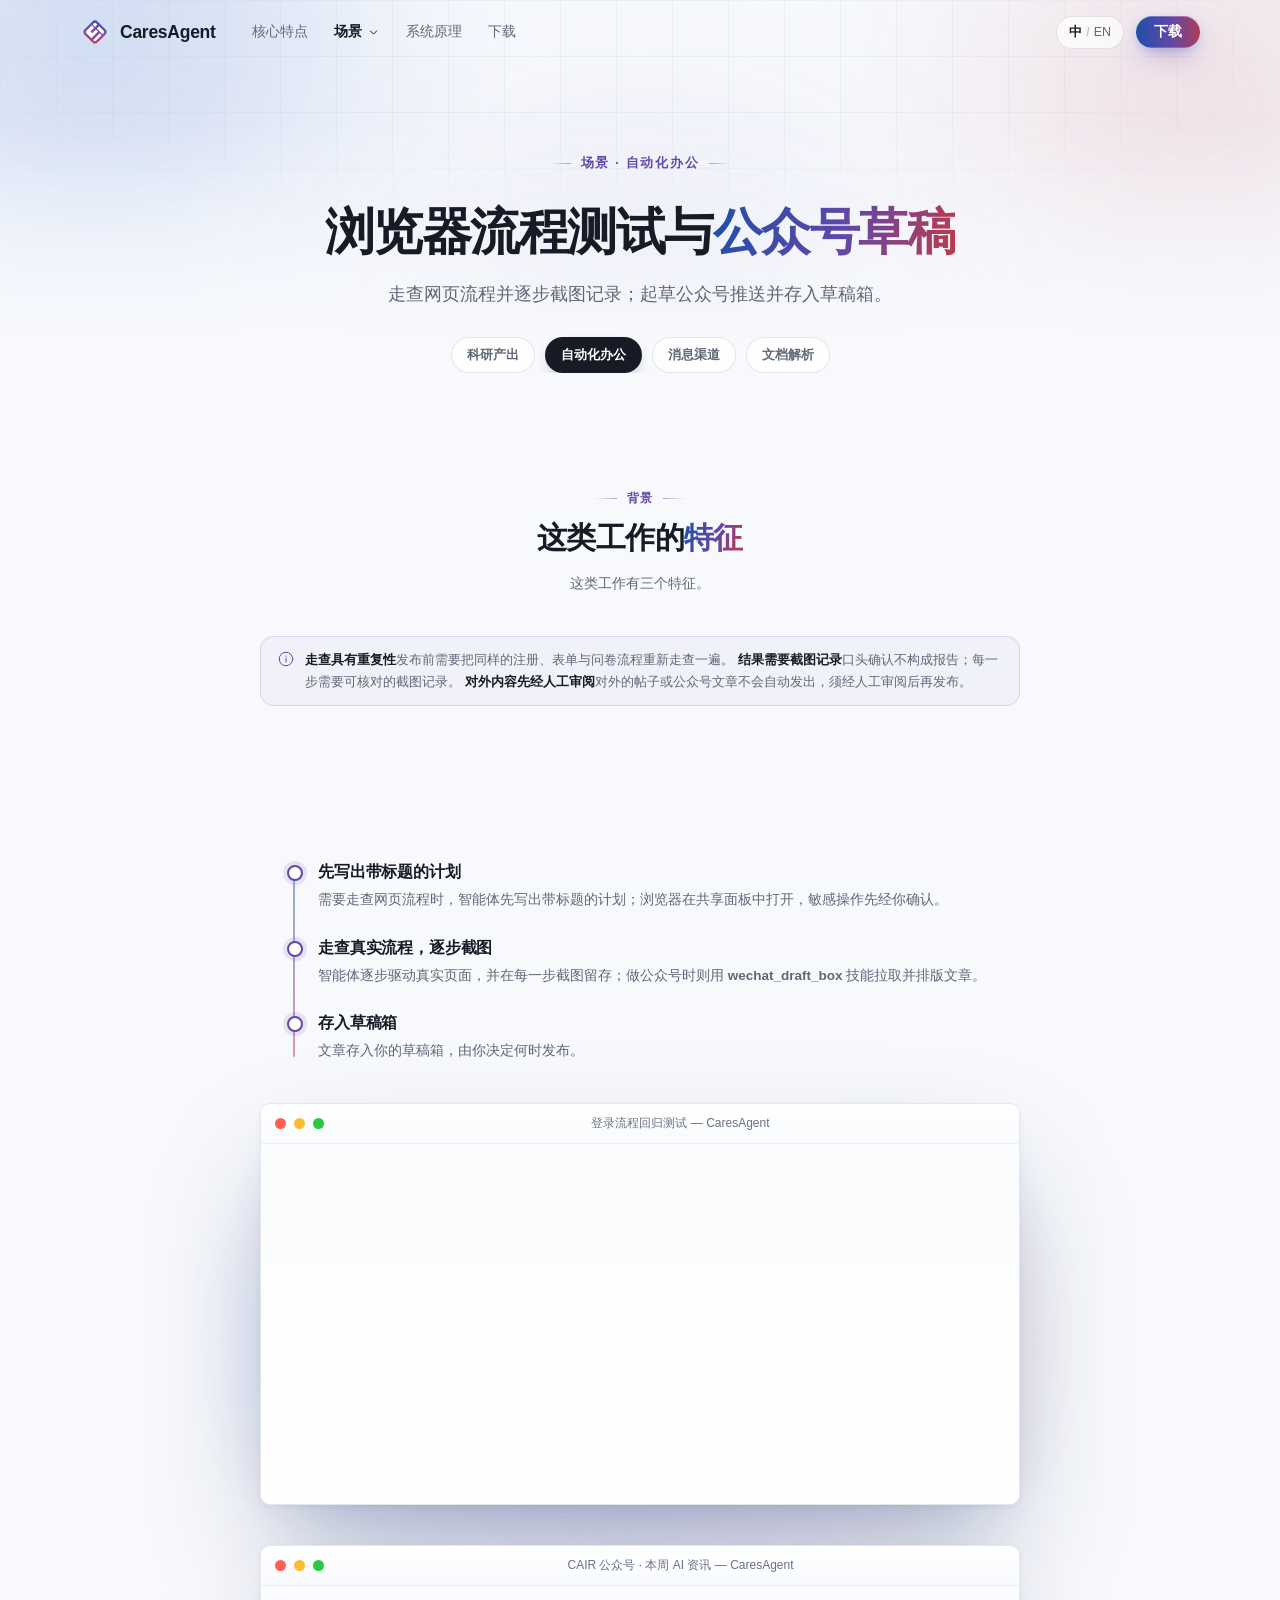
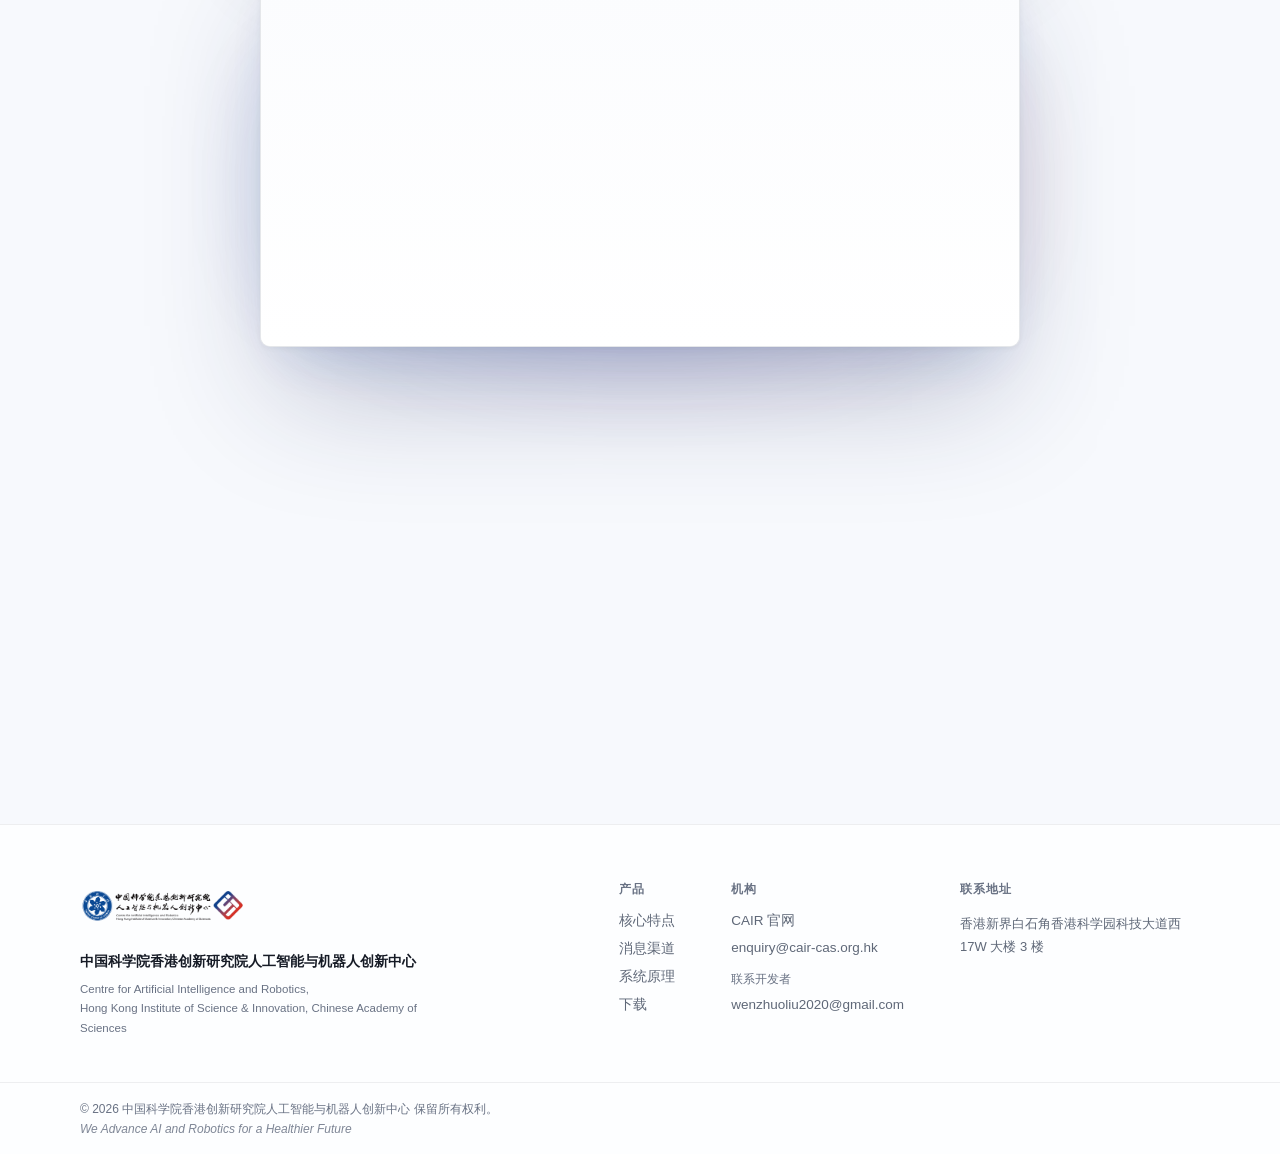
<file: scene-office.html>
<!doctype html>
<html lang="zh-CN">
<head>
  <meta charset="UTF-8" />
  <script>document.documentElement.className += ' js';</script>
  <meta name="viewport" content="width=device-width, initial-scale=1.0" />
  <title>CaresAgent — 场景 · 自动化办公</title>
  <meta name="description" content="自动化办公场景：智能体走查网页流程并逐步截图记录；生成公众号文章并存入草稿箱，再行发布。" />
    <link rel="icon" type="image/png" sizes="32x32" href="assets/icon-32.png" />
  <link rel="apple-touch-icon" sizes="180x180" href="assets/icon-180.png" />
  <link rel="stylesheet" href="styles.css" />
  <link rel="stylesheet" href="demo.css" />
  <script src="dict.js"></script>
  <script>
    window.DEMO_EN_META = {
      title: 'CaresAgent — Scenario · Office automation',
      description: 'Office automation scenario: the agent walks through a web flow with step-by-step screenshot records, and produces a WeChat Official-Account article staged in the draft box before publishing.'
    };
  </script>
  <script>Object.assign(window.DEMO_EN, {
    'sox.pain.eyebrow': 'Background',
    'sox.pain.title': 'Characteristics of <em>this work</em>',
    'sox.pain.sub': 'This kind of work has three characteristics.',
    'sox.pain.t1': 'Walk-throughs are repetitive',
    'sox.pain.d1': 'Before each release, the same sign-up, form and survey flows have to be walked through again.',
    'sox.pain.t2': 'Results need screenshot records',
    'sox.pain.d2': 'A verbal confirmation does not constitute a report; each step needs a screenshot record that can be checked.',
    'sox.pain.t3': 'Public content is reviewed before release',
    'sox.pain.d3': 'Public posts and Official-Account articles are not sent out automatically; they are published only after human review.',
    'sox.s1t': 'A titled plan comes first',
    'sox.s1d': 'For a web walk-through, the agent first writes a titled plan; the browser opens in the shared panel, and sensitive actions ask for your confirmation.',
    'sox.s2t': 'Walk the real flow, screenshot each step',
    'sox.s2d': 'The agent drives the actual pages step by step and captures a screenshot at every step; for the Official Account it uses the <b>wechat_draft_box</b> skill to pull and lay out the article.',
    'sox.s3t': 'Stage in the draft box',
    'sox.s3d': 'The article is staged in your draft box; you decide when to publish.',
    'sox.bound': '<b>Note.</b> Articles are only staged in the draft box. Browser automation depends on the target site being reachable and the login being valid: on a CAPTCHA or an expired login, the step stops and reports failure rather than being marked successful.'
  });</script>
  <!-- 访问统计：GoatCounter，无 cookie、不追踪个人 -->
  <script data-goatcounter="https://caresagent.goatcounter.com/count"
          async src="https://gc.zgo.at/count.js"></script>
</head>
<body>


  <!-- ============ 共享导航（每页一致） ============ -->
  <header class="nav" id="nav">
    <div class="nav-inner">
      <a class="nav-brand" href="index.html" aria-label="CaresAgent">
        <span class="brand-mark" aria-hidden="true">
          <svg viewBox="0 0 48 48" fill="none" xmlns="http://www.w3.org/2000/svg">
            <defs><linearGradient id="bm-g" x1="6" y1="6" x2="42" y2="42" gradientUnits="userSpaceOnUse"><stop offset="0" stop-color="#2450b4"/><stop offset=".48" stop-color="#7a4aa8"/><stop offset="1" stop-color="#d24040"/></linearGradient><clipPath id="bm-c"><rect x="9.2" y="9.2" width="29.6" height="29.6" rx="6.2" transform="rotate(45 24 24)"/></clipPath></defs>
            <rect x="9.2" y="9.2" width="29.6" height="29.6" rx="6.2" transform="rotate(45 24 24)" fill="url(#bm-g)"/>
            <g clip-path="url(#bm-c)"><g transform="rotate(-45 24 24)" fill="#ffffff">
              <path d="M12.8 15.8 Q12.8 12.8 15.8 12.8 H27.93 V18.325 H19.3 V22.175 H27.93 V27.025 H12.8 Z"/>
              <path d="M12.8 30.875 H27.93 V35.2 H15.8 Q12.8 35.2 12.8 32.2 Z"/>
              <path d="M29.83 12.8 H32.2 Q35.2 12.8 35.2 15.8 V18.325 H29.83 Z"/>
              <path d="M29.83 22.175 H35.2 V32.2 Q35.2 35.2 32.2 35.2 H29.83 Z"/>
            </g></g>
          </svg>
        </span>
        <span class="brand-word">CaresAgent</span>
      </a>
      <nav class="nav-links" aria-label="主导航">
        <a href="features.html" data-i18n="nav.features">核心特点</a>
        <div class="nav-dd">
          <button class="nav-dd-btn" type="button" aria-haspopup="true"><span data-i18n="nav.scenarios">场景</span><svg viewBox="0 0 16 16" fill="none" aria-hidden="true"><path d="M4 6l4 4 4-4" stroke="currentColor" stroke-linecap="round" stroke-linejoin="round"/></svg></button>
          <div class="nav-dd-menu">
            <a href="scene-research.html"><span data-i18n="sc.research.t">科研产出</span></a>
            <a href="scene-office.html"><span data-i18n="sc.office.t">自动化办公</span></a>
            <a href="scene-channels.html"><span data-i18n="sc.channels.t">消息渠道</span></a>
            <a href="scene-ocr.html"><span data-i18n="sc.ocr.t">文档解析</span></a>
          </div>
        </div>
        <a href="architecture.html" data-i18n="nav.arch">系统原理</a>
        <a href="download.html" data-i18n="nav.download">下载</a>
      </nav>
      <div class="nav-actions">
        <button class="lang-toggle" id="langToggle" type="button" aria-label="Switch to English">
          <span class="lang-zh" lang="zh-CN">中</span><span class="lang-divider">/</span><span class="lang-en" lang="en">EN</span>
        </button>
        <a class="btn btn-primary btn-sm" href="download.html" data-i18n="nav.cta">下载</a>
        <details class="nav-menu" id="navMenu">
          <summary aria-label="菜单"><svg viewBox="0 0 20 20" fill="none" aria-hidden="true"><path d="M3.5 5.5h13M3.5 10h13M3.5 14.5h13" stroke="currentColor" stroke-linecap="round"/></svg></summary>
          <div class="nav-menu-panel">
            <a href="features.html" data-i18n="nav.features">核心特点</a>
            <a href="scene-research.html" data-i18n="sc.research.t">科研产出</a>
            <a href="scene-office.html" data-i18n="sc.office.t">自动化办公</a>
            <a href="scene-channels.html" data-i18n="sc.channels.t">消息渠道</a>
            <a href="scene-ocr.html" data-i18n="sc.ocr.t">文档解析</a>
            <a href="architecture.html" data-i18n="nav.arch">系统原理</a>
            <a href="download.html" data-i18n="nav.download">下载</a>
          </div>
        </details>
      </div>
    </div>
  </header>

  <main id="top">

    <!-- ============ HERO ============ -->
    <section class="page-hero">
      <div class="hero-bg" aria-hidden="true"><div class="aurora aurora-a"></div><div class="aurora aurora-b"></div><div class="aurora aurora-c"></div><div class="hero-grid"></div></div>
      <div class="page-hero-inner">
        <p class="section-eyebrow reveal" data-i18n="so.eyebrow">场景 · 自动化办公</p>
        <h1 class="reveal" data-i18n-html="so.title">浏览器流程测试与<em>公众号草稿</em></h1>
        <p class="page-lead reveal" data-i18n="so.lead">走查网页流程并逐步截图记录；起草公众号推送并存入草稿箱。</p>
        <div class="scene-switcher reveal">
          <a href="scene-research.html" data-i18n="sc.research.t">科研产出</a>
          <a href="scene-office.html" class="active" data-i18n="sc.office.t">自动化办公</a>
          <a href="scene-channels.html"><span data-i18n="sc.channels.t">消息渠道</span></a>
                  <a href="scene-ocr.html"><span data-i18n="sc.ocr.t">文档解析</span></a>
        </div>
      </div>
    </section>

    <!-- ============ 背景 ============ -->
    <section class="section">
      <div class="section-head reveal">
        <p class="section-eyebrow" data-i18n="sox.pain.eyebrow">背景</p>
        <h2 class="section-title" data-i18n-html="sox.pain.title">这类工作的<em>特征</em></h2>
        <p class="section-sub" data-i18n="sox.pain.sub">这类工作有三个特征。</p>
      </div>
      <div class="demo-note reveal" style="margin-top:40px">
        <svg viewBox="0 0 24 24" fill="none" stroke="currentColor" stroke-linecap="round" stroke-linejoin="round"><circle cx="12" cy="12" r="9"/><path d="M12 11v5M12 8v.5"/></svg>
        <span><b data-i18n="sox.pain.t1">走查具有重复性</b><span data-i18n="sox.pain.d1">发布前需要把同样的注册、表单与问卷流程重新走查一遍。</span> <b data-i18n="sox.pain.t2">结果需要截图记录</b><span data-i18n="sox.pain.d2">口头确认不构成报告；每一步需要可核对的截图记录。</span> <b data-i18n="sox.pain.t3">对外内容先经人工审阅</b><span data-i18n="sox.pain.d3">对外的帖子或公众号文章不会自动发出，须经人工审阅后再发布。</span></span>
      </div>
    </section>

    <!-- ============ 步骤（深化具体机制） ============ -->
    <section class="section">
      <div class="ladder reveal">
        <div class="ladder-step">
          <h3 data-i18n="sox.s1t">先写出带标题的计划</h3>
          <p data-i18n-html="sox.s1d">需要走查网页流程时，智能体先写出带标题的计划；浏览器在共享面板中打开，敏感操作先经你确认。</p>
        </div>
        <div class="ladder-step">
          <h3 data-i18n="sox.s2t">走查真实流程，逐步截图</h3>
          <p data-i18n-html="sox.s2d">智能体逐步驱动真实页面，并在每一步截图留存；做公众号时则用 <b>wechat_draft_box</b> 技能拉取并排版文章。</p>
        </div>
        <div class="ladder-step">
          <h3 data-i18n="sox.s3t">存入草稿箱</h3>
          <p data-i18n-html="sox.s3d">文章存入你的草稿箱，由你决定何时发布。</p>
        </div>
      </div>

      <div class="scene-stage reveal">
        <div class="cv-stage-wrap">
          <div class="cv-frame" data-player="browserqa">
            <div class="cv-titlebar"><span class="tl tl-r"></span><span class="tl tl-y"></span><span class="tl tl-g"></span><span class="cv-title"></span></div>
            <div class="cv-stage"></div>
          </div>
        </div>
      </div>

      <div class="scene-stage reveal">
        <div class="cv-stage-wrap">
          <div class="cv-frame" data-player="mpdraft">
            <div class="cv-titlebar"><span class="tl tl-r"></span><span class="tl tl-y"></span><span class="tl tl-g"></span><span class="cv-title"></span></div>
            <div class="cv-stage"></div>
          </div>
        </div>
      </div>

      <div class="scene-result reveal">
        <span class="ico"><svg viewBox="0 0 24 24" fill="none" stroke="currentColor" stroke-linecap="round" stroke-linejoin="round"><path d="M20 6 9 17l-5-5"/></svg></span>
        <p data-i18n-html="so.result"><b>逐步的截图记录</b>，以及草稿箱里<b>一篇就绪的公众号草稿</b>。</p>
      </div>

      <!-- ============ 说明 ============ -->
      <div class="demo-note reveal">
        <svg viewBox="0 0 24 24" fill="none" stroke="currentColor" stroke-linecap="round" stroke-linejoin="round"><circle cx="12" cy="12" r="9"/><path d="M12 11v5M12 8v.5"/></svg>
        <span data-i18n-html="sox.bound"><b>说明。</b>文章仅存入草稿箱。浏览器自动化依赖目标站点可达与登录状态有效：遇到验证码或登录过期，该步骤会中止并如实报告失败，不会被标记为成功。</span>
      </div>
    </section>

    <!-- ============ 克制的下一步（取代重复的大卡片） ============ -->
    <div class="next-row reveal">
      <span class="nr-label" data-i18n="next.label">进一步了解：</span>
      <a class="btn btn-ghost btn-sm" href="scene-research.html" data-i18n="sc.research.t">科研产出</a>
      <a class="btn btn-ghost btn-sm" href="scene-channels.html" data-i18n="sc.channels.t">消息渠道</a>
      <a class="btn btn-ghost btn-sm" href="download.html" data-i18n="nav.download">下载</a>
    </div>
  </main>

  <!-- ============ 共享页脚 ============ -->
  <footer class="footer">
    <div class="footer-inner">
      <div class="footer-brand">
        <img src="assets/cair-logo.png" alt="CAIR" class="footer-logo" />
        <p class="footer-org">中国科学院香港创新研究院人工智能与机器人创新中心</p>
        <p class="footer-org-en" lang="en">Centre for Artificial Intelligence and Robotics,<br />Hong Kong Institute of Science &amp; Innovation, Chinese Academy of Sciences</p>
      </div>
      <div class="footer-cols">
        <div class="footer-col"><h4 data-i18n="ft.product">产品</h4><a href="features.html" data-i18n="nav.features">核心特点</a><a href="scene-channels.html" data-i18n="sc.channels.t">消息渠道</a><a href="architecture.html" data-i18n="nav.arch">系统原理</a><a href="download.html" data-i18n="nav.download">下载</a></div>
        <div class="footer-col"><h4 data-i18n="ft.org">机构</h4><a href="https://www.cair-cas.org.hk/" target="_blank" rel="noopener" data-i18n="ft.cair">CAIR 官网</a><a href="mailto:enquiry@cair-cas.org.hk">enquiry@cair-cas.org.hk</a><p class="footer-cap" data-i18n="ft.dev">联系开发者</p><a href="mailto:wenzhuoliu2020@gmail.com">wenzhuoliu2020@gmail.com</a></div>
        <div class="footer-col footer-addr"><h4 data-i18n="ft.contact">联系地址</h4><p data-i18n="ft.addr">香港新界白石角香港科学园科技大道西 17W 大楼 3 楼</p></div>
      </div>
    </div>
    <div class="footer-bar">
      <p><span data-i18n="ft.copy">© 2026 中国科学院香港创新研究院人工智能与机器人创新中心</span> <span data-i18n="ft.rights">保留所有权利。</span></p>
      <p class="footer-tag" lang="en">We Advance AI and Robotics for a Healthier Future</p>
    </div>
  </footer>

  <script src="demo.js"></script>
</body>
</html>
</file>
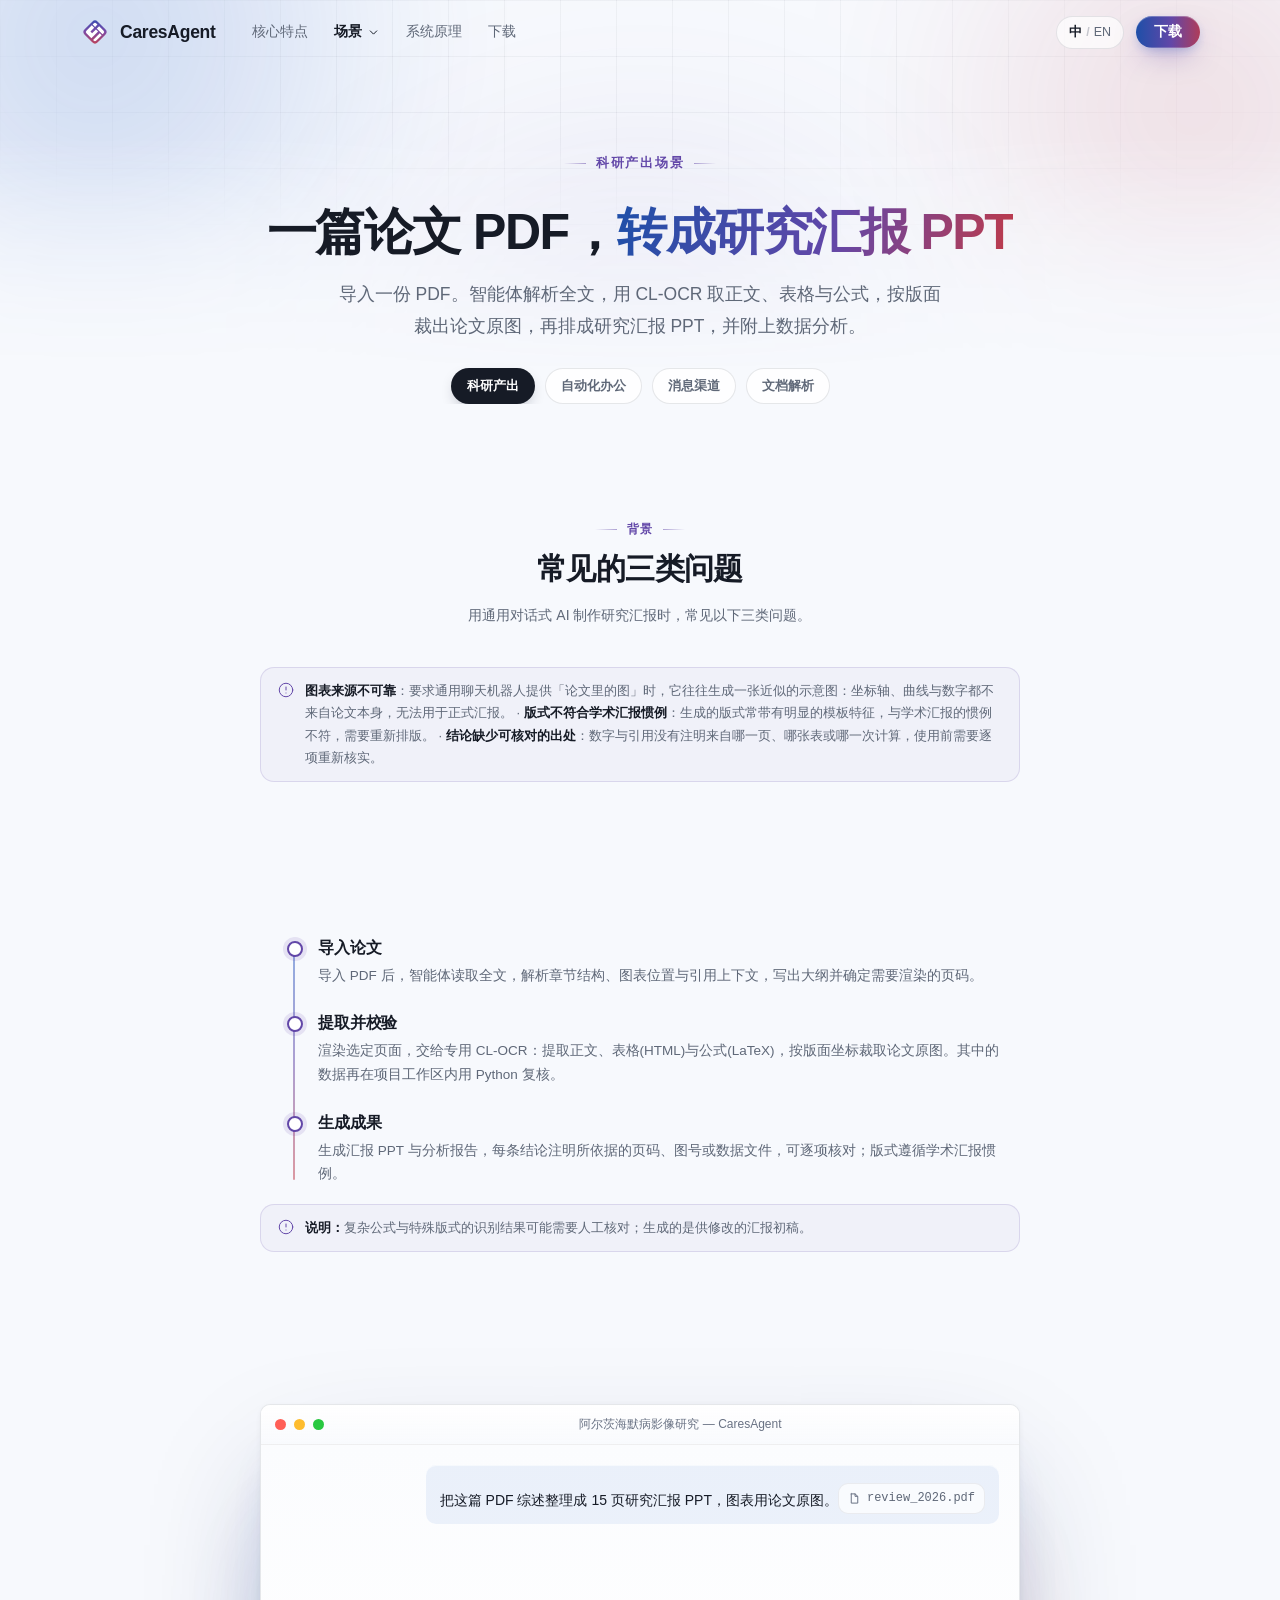
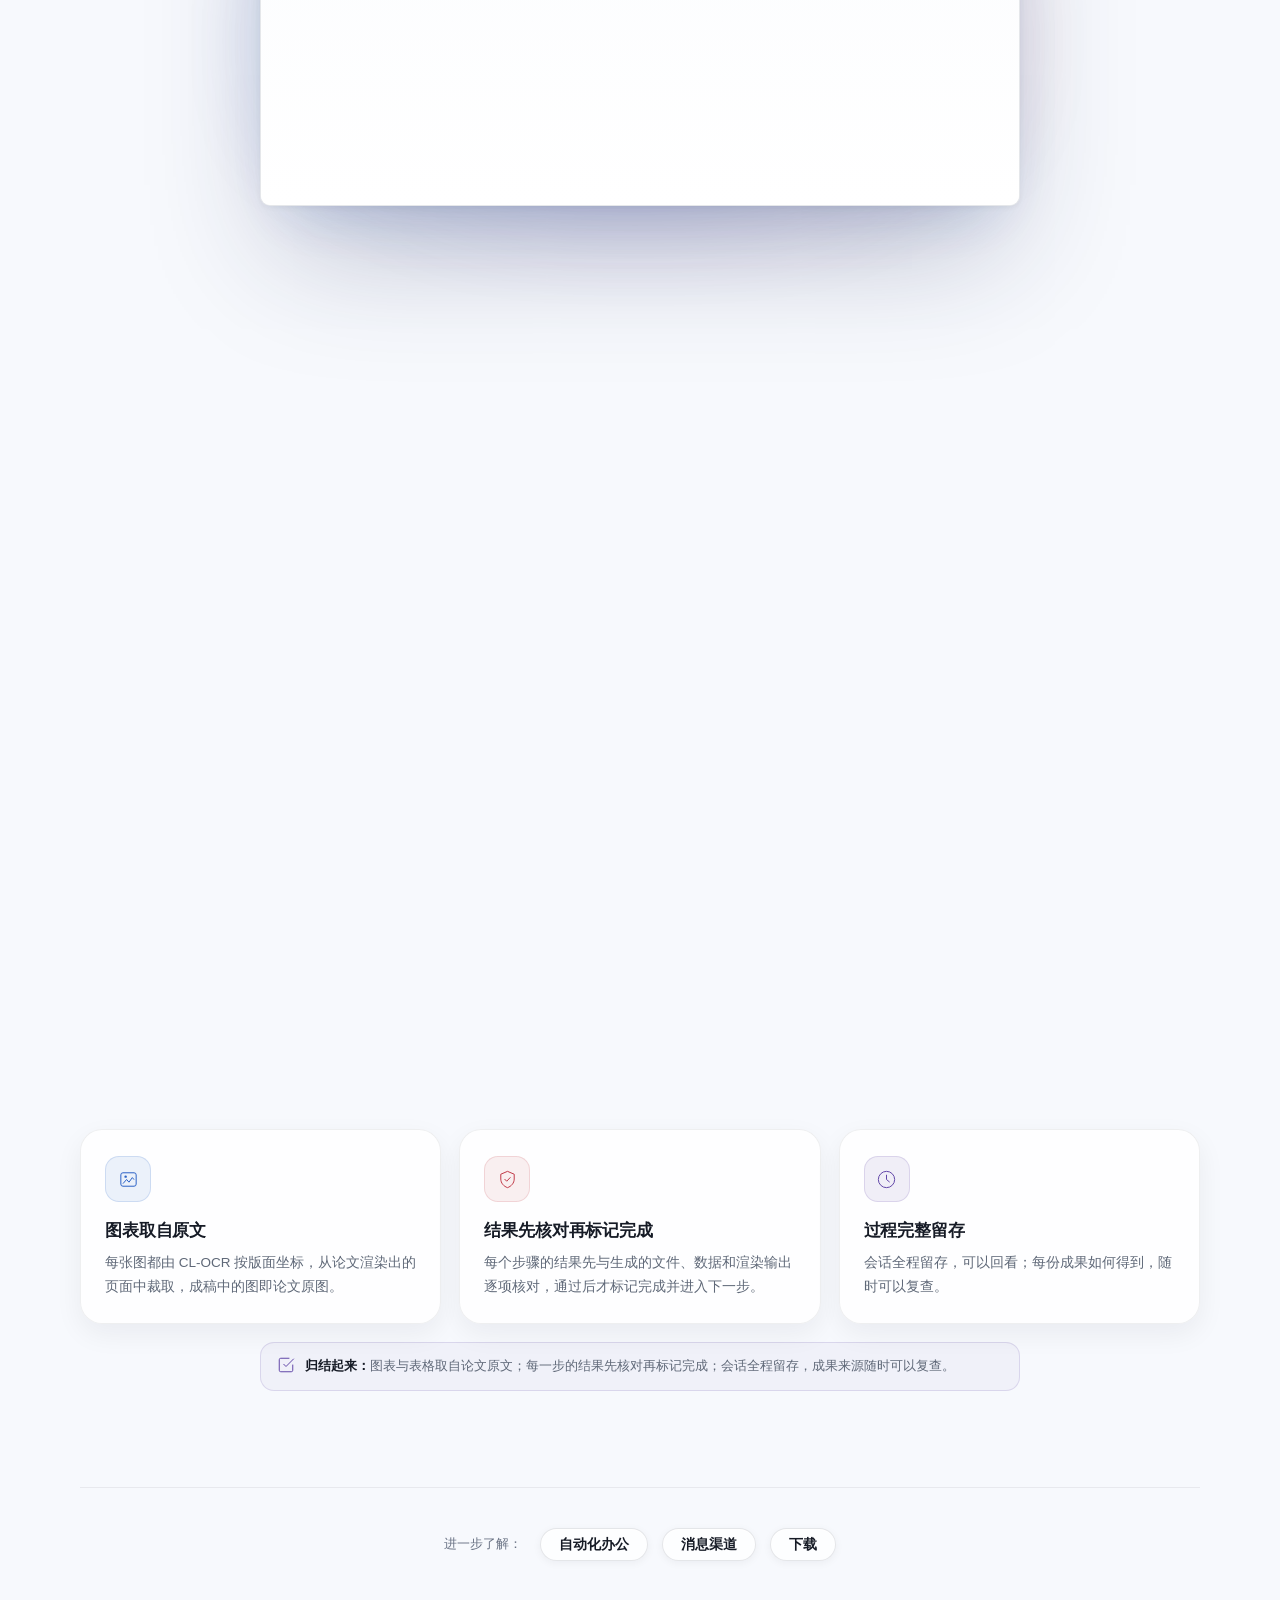
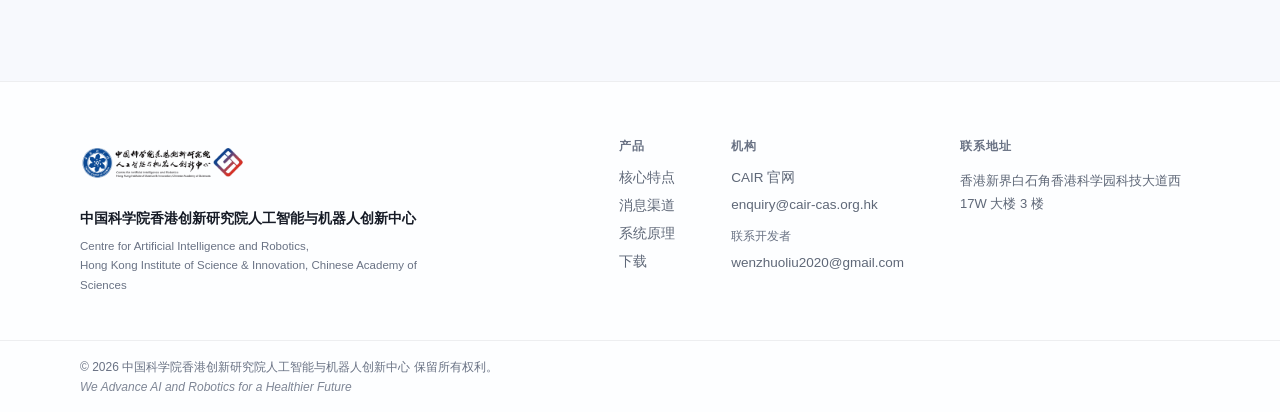
<file: scene-research.html>
<!doctype html>
<html lang="zh-CN">
<head>
  <meta charset="UTF-8" />
  <script>document.documentElement.className += ' js';</script>
  <meta name="viewport" content="width=device-width, initial-scale=1.0" />
  <title>CaresAgent — 场景 · 科研产出</title>
  <meta name="description" content="科研产出场景：智能体将论文 PDF 整理成研究汇报 PPT 与分析报告。CL-OCR 提取正文、表格与公式，图表按版面坐标取自原文，结论注明出处，会话全程留存、可以回看。" />
    <link rel="icon" type="image/png" sizes="32x32" href="assets/icon-32.png" />
  <link rel="apple-touch-icon" sizes="180x180" href="assets/icon-180.png" />
  <link rel="stylesheet" href="styles.css" />
  <link rel="stylesheet" href="demo.css" />
  <script src="dict.js"></script>
  <script>
    window.DEMO_EN_META = {
      title: 'CaresAgent — Scenario · Research output',
      description: 'Research output scenario: the agent turns a paper PDF into a research presentation and an analysis report. CL-OCR extracts text, tables and formulas, figures are cropped from the paper by layout coordinates, conclusions note their sources, and the full session is kept for later review.'
    };
  </script>
  <script>Object.assign(window.DEMO_EN, {
    'srx.bg.eyebrow': 'Background',
    'srx.bg.title': 'Three common problems',
    'srx.bg.sub': 'When a general-purpose conversational AI is used to prepare a research presentation, three problems come up repeatedly.',
    'srx.bg.t1': 'Figure sources are unreliable',
    'srx.bg.d1': 'Asked for “the figure from the paper”, a general chatbot typically generates an approximate illustration: its axes, curves and numbers do not come from the paper itself, so it cannot be used in a formal report.',
    'srx.bg.t2': 'Layout differs from academic conventions',
    'srx.bg.d2': 'Generated slides often carry obvious template traits that do not match the conventions of academic presentations, and the deck has to be re-laid-out by hand.',
    'srx.bg.t3': 'Conclusions lack checkable sources',
    'srx.bg.d3': 'Numbers and citations arrive without noting which page, which table or which computation they come from, so each item has to be re-verified before use.',
    'srx.s1d': 'After the PDF is imported, the agent reads the full text — section structure, figure and table positions, citation context — then writes an outline and decides which pages need rendering.',
    'srx.s2d': 'The selected pages are rendered and handed to the dedicated CL-OCR: body text, tables (HTML) and formulas (LaTeX) are extracted, and the paper’s own figures are cropped by layout coordinates. Numeric results are re-checked with Python inside the project workspace.',
    'srx.s3d': 'The deck and the report are generated. Each conclusion notes the page, figure or data file it rests on and can be checked item by item; the layout follows academic presentation conventions.',
    'srx.diff.eyebrow': 'Design',
    'srx.diff.title': 'How it works',
    'srx.diff.sub': 'Figures are cropped from the paper by layout coordinates; results are checked before being marked complete; the full process is kept on record.',
    'srx.diff.t1': 'Figures come from the paper',
    'srx.diff.d1': 'Every figure is cropped by CL-OCR from the paper’s rendered pages by layout coordinates, so each figure in the deck is the paper’s own.',
    'srx.diff.t2': 'Results are checked before completion',
    'srx.diff.d2': 'Each step’s result is checked against the produced files, data and rendered output; only after the check passes is the step marked complete and the next one started.',
    'srx.diff.t3': 'The process is kept in full',
    'srx.diff.d3': 'The session is kept in full and can be revisited; how each deliverable was produced can be re-examined at any time.',
    'srx.note.diff': '<b>In summary:</b> figures and tables come from the paper itself; each step’s result is checked before it is marked complete; the session is kept in full, so the origin of every deliverable can be re-examined.',
    'srx.note.limit': '<b>Note:</b> recognition of complex formulas or unusual layouts may need a manual check; the output is a presentation draft intended for further editing.'
  });</script>
  <!-- 访问统计：GoatCounter，无 cookie、不追踪个人 -->
  <script data-goatcounter="https://caresagent.goatcounter.com/count"
          async src="https://gc.zgo.at/count.js"></script>
</head>
<body>


  <!-- ============ 共享导航（每页一致） ============ -->
  <header class="nav" id="nav">
    <div class="nav-inner">
      <a class="nav-brand" href="index.html" aria-label="CaresAgent">
        <span class="brand-mark" aria-hidden="true">
          <svg viewBox="0 0 48 48" fill="none" xmlns="http://www.w3.org/2000/svg">
            <defs><linearGradient id="bm-g" x1="6" y1="6" x2="42" y2="42" gradientUnits="userSpaceOnUse"><stop offset="0" stop-color="#2450b4"/><stop offset=".48" stop-color="#7a4aa8"/><stop offset="1" stop-color="#d24040"/></linearGradient><clipPath id="bm-c"><rect x="9.2" y="9.2" width="29.6" height="29.6" rx="6.2" transform="rotate(45 24 24)"/></clipPath></defs>
            <rect x="9.2" y="9.2" width="29.6" height="29.6" rx="6.2" transform="rotate(45 24 24)" fill="url(#bm-g)"/>
            <g clip-path="url(#bm-c)"><g transform="rotate(-45 24 24)" fill="#ffffff">
              <path d="M12.8 15.8 Q12.8 12.8 15.8 12.8 H27.93 V18.325 H19.3 V22.175 H27.93 V27.025 H12.8 Z"/>
              <path d="M12.8 30.875 H27.93 V35.2 H15.8 Q12.8 35.2 12.8 32.2 Z"/>
              <path d="M29.83 12.8 H32.2 Q35.2 12.8 35.2 15.8 V18.325 H29.83 Z"/>
              <path d="M29.83 22.175 H35.2 V32.2 Q35.2 35.2 32.2 35.2 H29.83 Z"/>
            </g></g>
          </svg>
        </span>
        <span class="brand-word">CaresAgent</span>
      </a>
      <nav class="nav-links" aria-label="主导航">
        <a href="features.html" data-i18n="nav.features">核心特点</a>
        <div class="nav-dd">
          <button class="nav-dd-btn" type="button" aria-haspopup="true"><span data-i18n="nav.scenarios">场景</span><svg viewBox="0 0 16 16" fill="none" aria-hidden="true"><path d="M4 6l4 4 4-4" stroke="currentColor" stroke-linecap="round" stroke-linejoin="round"/></svg></button>
          <div class="nav-dd-menu">
            <a href="scene-research.html"><span data-i18n="sc.research.t">科研产出</span></a>
            <a href="scene-office.html"><span data-i18n="sc.office.t">自动化办公</span></a>
            <a href="scene-channels.html"><span data-i18n="sc.channels.t">消息渠道</span></a>
            <a href="scene-ocr.html"><span data-i18n="sc.ocr.t">文档解析</span></a>
          </div>
        </div>
        <a href="architecture.html" data-i18n="nav.arch">系统原理</a>
        <a href="download.html" data-i18n="nav.download">下载</a>
      </nav>
      <div class="nav-actions">
        <button class="lang-toggle" id="langToggle" type="button" aria-label="Switch to English">
          <span class="lang-zh" lang="zh-CN">中</span><span class="lang-divider">/</span><span class="lang-en" lang="en">EN</span>
        </button>
        <a class="btn btn-primary btn-sm" href="download.html" data-i18n="nav.cta">下载</a>
        <details class="nav-menu" id="navMenu">
          <summary aria-label="菜单"><svg viewBox="0 0 20 20" fill="none" aria-hidden="true"><path d="M3.5 5.5h13M3.5 10h13M3.5 14.5h13" stroke="currentColor" stroke-linecap="round"/></svg></summary>
          <div class="nav-menu-panel">
            <a href="features.html" data-i18n="nav.features">核心特点</a>
            <a href="scene-research.html" data-i18n="sc.research.t">科研产出</a>
            <a href="scene-office.html" data-i18n="sc.office.t">自动化办公</a>
            <a href="scene-channels.html" data-i18n="sc.channels.t">消息渠道</a>
            <a href="scene-ocr.html" data-i18n="sc.ocr.t">文档解析</a>
            <a href="architecture.html" data-i18n="nav.arch">系统原理</a>
            <a href="download.html" data-i18n="nav.download">下载</a>
          </div>
        </details>
      </div>
    </div>
  </header>

  <main id="top">

    <!-- ============ HERO ============ -->
    <section class="page-hero">
      <div class="hero-bg" aria-hidden="true"><div class="aurora aurora-a"></div><div class="aurora aurora-b"></div><div class="aurora aurora-c"></div><div class="hero-grid"></div></div>
      <div class="page-hero-inner">
        <p class="section-eyebrow reveal" data-i18n="sr.eyebrow">科研产出场景</p>
        <h1 class="reveal" data-i18n-html="sr.title">一篇论文 PDF，<em>转成研究汇报 PPT</em></h1>
        <p class="page-lead reveal" data-i18n="sr.lead">导入一份 PDF。智能体解析全文，用 CL-OCR 取正文、表格与公式，按版面裁出论文原图，再排成研究汇报 PPT，并附上数据分析。</p>
        <div class="scene-switcher reveal">
          <a class="active" href="scene-research.html"><span data-i18n="sc.research.t">科研产出</span></a>
          <a href="scene-office.html"><span data-i18n="sc.office.t">自动化办公</span></a>
          <a href="scene-channels.html"><span data-i18n="sc.channels.t">消息渠道</span></a>
                  <a href="scene-ocr.html"><span data-i18n="sc.ocr.t">文档解析</span></a>
        </div>
      </div>
    </section>

    <!-- ============ 背景 ============ -->
    <section class="section">
      <div class="section-head reveal">
        <p class="section-eyebrow" data-i18n="srx.bg.eyebrow">背景</p>
        <h2 class="section-title" data-i18n="srx.bg.title">常见的三类问题</h2>
        <p class="section-sub" data-i18n="srx.bg.sub">用通用对话式 AI 制作研究汇报时，常见以下三类问题。</p>
      </div>
      <div class="demo-note reveal" style="margin-top:40px">
        <svg viewBox="0 0 24 24" fill="none" stroke="currentColor" stroke-linecap="round" stroke-linejoin="round"><circle cx="12" cy="12" r="9"/><path d="M12 8v4M12 16h.01"/></svg>
        <span><b data-i18n="srx.bg.t1">图表来源不可靠</b>：<span data-i18n="srx.bg.d1">要求通用聊天机器人提供「论文里的图」时，它往往生成一张近似的示意图：坐标轴、曲线与数字都不来自论文本身，无法用于正式汇报。</span> · <b data-i18n="srx.bg.t2">版式不符合学术汇报惯例</b>：<span data-i18n="srx.bg.d2">生成的版式常带有明显的模板特征，与学术汇报的惯例不符，需要重新排版。</span> · <b data-i18n="srx.bg.t3">结论缺少可核对的出处</b>：<span data-i18n="srx.bg.d3">数字与引用没有注明来自哪一页、哪张表或哪一次计算，使用前需要逐项重新核实。</span></span>
      </div>
    </section>

    <!-- ============ 三步（含真实工具链） ============ -->
    <section class="section">
      <div class="ladder reveal">
        <div class="ladder-step">
          <h3 data-i18n="sr.s1t">导入论文</h3>
          <p data-i18n="srx.s1d">导入 PDF 后，智能体读取全文，解析章节结构、图表位置与引用上下文，写出大纲并确定需要渲染的页码。</p>
        </div>
        <div class="ladder-step">
          <h3 data-i18n="sr.s2t">提取并校验</h3>
          <p data-i18n="srx.s2d">渲染选定页面，交给专用 CL-OCR：提取正文、表格(HTML)与公式(LaTeX)，按版面坐标裁取论文原图。其中的数据再在项目工作区内用 Python 复核。</p>
        </div>
        <div class="ladder-step">
          <h3 data-i18n="sr.s3t">生成成果</h3>
          <p data-i18n="srx.s3d">生成汇报 PPT 与分析报告，每条结论注明所依据的页码、图号或数据文件，可逐项核对；版式遵循学术汇报惯例。</p>
        </div>
      </div>
      <div class="demo-note reveal">
        <svg viewBox="0 0 24 24" fill="none" stroke="currentColor" stroke-linecap="round" stroke-linejoin="round"><circle cx="12" cy="12" r="9"/><path d="M12 8v4M12 16h.01"/></svg>
        <span data-i18n-html="srx.note.limit"><b>说明：</b>复杂公式与特殊版式的识别结果可能需要人工核对；生成的是供修改的汇报初稿。</span>
      </div>
    </section>

    <!-- ============ 现场演示 · 论文 → PPT ============ -->
    <section class="section">
      <div class="scene-stage reveal">
        <div class="cv-stage-wrap">
          <div class="cv-frame" data-player="paperppt">
            <div class="cv-titlebar"><span class="tl tl-r"></span><span class="tl tl-y"></span><span class="tl tl-g"></span><span class="cv-title"></span></div>
            <div class="cv-stage"></div>
          </div>
        </div>
      </div>
    </section>

    <!-- ============ 现场演示 · 数据分析 ============ -->
    <section class="section">
      <div class="scene-stage reveal">
        <div class="cv-stage-wrap">
          <div class="cv-frame" data-player="dataanalysis">
            <div class="cv-titlebar"><span class="tl tl-r"></span><span class="tl tl-y"></span><span class="tl tl-g"></span><span class="cv-title"></span></div>
            <div class="cv-stage"></div>
          </div>
        </div>
      </div>

      <div class="scene-result reveal">
        <span class="ico"><svg viewBox="0 0 24 24" fill="none" stroke="currentColor" stroke-linecap="round" stroke-linejoin="round"><path d="M5 12.5l4 4 10-10.5"/></svg></span>
        <p data-i18n-html="sr.result"><b>一份 15 页 PPT 与一份分析报告：</b>每张图取自论文原文，每项指标注明出处，可逐项核对。</p>
      </div>
    </section>

    <!-- ============ 做法 ============ -->
    <section class="section">
      <div class="section-head reveal">
        <p class="section-eyebrow" data-i18n="srx.diff.eyebrow">场景设计</p>
        <h2 class="section-title" data-i18n="srx.diff.title">具体做法</h2>
        <p class="section-sub" data-i18n="srx.diff.sub">图表按版面坐标从原文裁切；结果先核对再标记完成；过程完整留存。</p>
      </div>
      <div class="feature-grid" style="margin-top:48px">
        <article class="feature-card reveal">
          <div class="feature-ico i-blue"><svg viewBox="0 0 24 24" fill="none"><rect x="4" y="5" width="16" height="14" rx="2.2" stroke="currentColor"/><path d="m6.5 16 3.5-4 2.5 2.8L16 10l1.5 1.8" stroke="currentColor" stroke-linecap="round" stroke-linejoin="round"/><circle cx="9" cy="9" r="1.3" fill="currentColor"/></svg></div>
          <h3 data-i18n="srx.diff.t1">图表取自原文</h3>
          <p data-i18n="srx.diff.d1">每张图都由 CL-OCR 按版面坐标，从论文渲染出的页面中裁取，成稿中的图即论文原图。</p>
        </article>
        <article class="feature-card reveal">
          <div class="feature-ico i-red"><svg viewBox="0 0 24 24" fill="none"><path d="M12 3.5 5 6.5v5c0 4.2 3 7.6 7 9 4-1.4 7-4.8 7-9v-5l-7-3Z" stroke="currentColor" stroke-linejoin="round"/><path d="m9.2 11.8 2 2 3.6-3.8" stroke="currentColor" stroke-linecap="round" stroke-linejoin="round"/></svg></div>
          <h3 data-i18n="srx.diff.t2">结果先核对再标记完成</h3>
          <p data-i18n="srx.diff.d2">每个步骤的结果先与生成的文件、数据和渲染输出逐项核对，通过后才标记完成并进入下一步。</p>
        </article>
        <article class="feature-card reveal">
          <div class="feature-ico i-violet"><svg viewBox="0 0 24 24" fill="none"><circle cx="12" cy="12" r="8.5" stroke="currentColor"/><path d="M12 7.5V12l3 2.5" stroke="currentColor" stroke-linecap="round" stroke-linejoin="round"/></svg></div>
          <h3 data-i18n="srx.diff.t3">过程完整留存</h3>
          <p data-i18n="srx.diff.d3">会话全程留存，可以回看；每份成果如何得到，随时可以复查。</p>
        </article>
      </div>
      <div class="demo-note reveal">
        <svg viewBox="0 0 24 24" fill="none" stroke="currentColor" stroke-linecap="round" stroke-linejoin="round"><path d="M9 11l3 3L22 4"/><path d="M21 12v7a2 2 0 0 1-2 2H5a2 2 0 0 1-2-2V5a2 2 0 0 1 2-2h11"/></svg>
        <span data-i18n-html="srx.note.diff"><b>归结起来：</b>图表与表格取自论文原文；每一步的结果先核对再标记完成；会话全程留存，成果来源随时可以复查。</span>
      </div>
    </section>

    <!-- ============ 克制的下一步（取代重复的大卡片） ============ -->
    <div class="next-row reveal">
      <span class="nr-label" data-i18n="next.label">进一步了解：</span>
      <a class="btn btn-ghost btn-sm" href="scene-office.html" data-i18n="sc.office.t">自动化办公</a>
      <a class="btn btn-ghost btn-sm" href="scene-channels.html" data-i18n="sc.channels.t">消息渠道</a>
      <a class="btn btn-ghost btn-sm" href="download.html" data-i18n="nav.download">下载</a>
    </div>

  </main>

  <!-- ============ 共享页脚 ============ -->
  <footer class="footer">
    <div class="footer-inner">
      <div class="footer-brand">
        <img src="assets/cair-logo.png" alt="CAIR" class="footer-logo" />
        <p class="footer-org">中国科学院香港创新研究院人工智能与机器人创新中心</p>
        <p class="footer-org-en" lang="en">Centre for Artificial Intelligence and Robotics,<br />Hong Kong Institute of Science &amp; Innovation, Chinese Academy of Sciences</p>
      </div>
      <div class="footer-cols">
        <div class="footer-col"><h4 data-i18n="ft.product">产品</h4><a href="features.html" data-i18n="nav.features">核心特点</a><a href="scene-channels.html" data-i18n="sc.channels.t">消息渠道</a><a href="architecture.html" data-i18n="nav.arch">系统原理</a><a href="download.html" data-i18n="nav.download">下载</a></div>
        <div class="footer-col"><h4 data-i18n="ft.org">机构</h4><a href="https://www.cair-cas.org.hk/" target="_blank" rel="noopener" data-i18n="ft.cair">CAIR 官网</a><a href="mailto:enquiry@cair-cas.org.hk">enquiry@cair-cas.org.hk</a><p class="footer-cap" data-i18n="ft.dev">联系开发者</p><a href="mailto:wenzhuoliu2020@gmail.com">wenzhuoliu2020@gmail.com</a></div>
        <div class="footer-col footer-addr"><h4 data-i18n="ft.contact">联系地址</h4><p data-i18n="ft.addr">香港新界白石角香港科学园科技大道西 17W 大楼 3 楼</p></div>
      </div>
    </div>
    <div class="footer-bar">
      <p><span data-i18n="ft.copy">© 2026 中国科学院香港创新研究院人工智能与机器人创新中心</span> <span data-i18n="ft.rights">保留所有权利。</span></p>
      <p class="footer-tag" lang="en">We Advance AI and Robotics for a Healthier Future</p>
    </div>
  </footer>

  <script src="demo.js"></script>
</body>
</html>
</file>
<file: styles.css>
/* ============================================================
   CaresAgent — 项目主页
   设计语言:与桌面应用同源(desktop tokens.css 的 --cl-brand-*),
   香港创新研究院印章对角渐变贯穿:钴蓝 #1e4fa8 → 紫 #6247a8 → 朱红 #c03a48
   (印章本体用官方亮档 #2450b4/#7a4aa8/#d24040,见导航内联 SVG)
   ============================================================ */

:root {
  --deep: #1e4fa8;
  --blue: #2b62c6;
  --violet: #6247a8;
  --red: #c03a48;
  --brand-gradient: linear-gradient(108deg, var(--deep) 0%, var(--violet) 55%, var(--red) 100%);
  --brand-gradient-flow: linear-gradient(90deg, #1e4fa8 0%, #6247a8 25%, #c03a48 50%, #1e4fa8 75%, #6247a8 88%, #c03a48 100%);
  /* 三个停靠点都足够深,白字对比度 ≥4.5:1 —— -btn 变体与本体一致,保留名字只为兼容取用 */
  --brand-gradient-btn: var(--brand-gradient);
  --brand-gradient-flow-btn: var(--brand-gradient-flow);

  --paper: #f7f9fd;
  --paper-2: #fdfeff;
  --ink-1: #161b26;
  --ink-2: #5f6878;
  --ink-3: #697284;
  --hairline: rgba(15, 23, 42, 0.1);
  --hairline-soft: rgba(15, 23, 42, 0.065);
  --card: rgba(255, 255, 255, 0.86);
  --card-strong: #ffffff;

  --dark-bg: #0b1020;
  --dark-bg-2: #10142b;
  --dark-card: rgba(255, 255, 255, 0.055);
  --dark-hairline: rgba(255, 255, 255, 0.12);
  --dark-ink: #eef1fb;
  --dark-ink-2: #9aa3bd;

  --shadow-card: 0 10px 28px rgba(15, 23, 42, 0.06);
  --shadow-card-hover: 0 22px 48px rgba(15, 23, 42, 0.11);
  --shadow-window:
    0 60px 130px -20px rgba(28, 36, 84, 0.28),
    0 28px 56px -24px rgba(43, 98, 198, 0.18),
    0 2px 6px rgba(15, 23, 42, 0.06);

  --ease: cubic-bezier(0.22, 1, 0.36, 1);
  --font:
    -apple-system, BlinkMacSystemFont, 'SF Pro Text', 'PingFang SC', 'Hiragino Sans GB',
    'Noto Sans SC', 'Microsoft YaHei', 'Helvetica Neue', Arial, sans-serif;
  --font-display: 'SF Pro Display', -apple-system, BlinkMacSystemFont, 'PingFang SC', 'Noto Sans SC', sans-serif;
  --font-mono: 'SF Mono', 'JetBrains Mono', 'IBM Plex Mono', ui-monospace, Menlo, monospace;

  --rail-w: min(1120px, calc(100vw - 48px));
  /* 全站字形唯一的笔画粗细,与桌面端 --cl-icon-stroke 同值同理 */
  --icon-stroke: 1px;
}

* { box-sizing: border-box; }

/* 一条规则管全站图标。内联 SVG 的 stroke-width 记在 viewBox 单位里,同一个
   1.8 在 13px 的侧栏字形上是 0.98px、在 42px 的流程箭头上是 3.8px —— 这就是
   站内 103 处 stroke-width 从 1.6 漂到 2.4 的原因,每一处都在替自己的尺寸
   找补。non-scaling-stroke 把 viewBox 从算式里拿掉:下面这个数就是屏幕像素,
   多大的字形都一样,于是粗细只在这里写一次。
   (印章徽标是填色不描边,不受影响。) */
svg :is(path, circle, rect, line, polyline, polygon, ellipse) {
  vector-effect: non-scaling-stroke;
}

svg { stroke-width: var(--icon-stroke); }
html { scroll-behavior: smooth; scroll-padding-top: 80px; }
body {
  margin: 0;
  font-family: var(--font);
  color: var(--ink-1);
  background: var(--paper);
  -webkit-font-smoothing: antialiased;
  text-rendering: optimizeLegibility;
  overflow-x: hidden;
}
img { max-width: 100%; display: block; }
a { color: inherit; text-decoration: none; }
em { font-style: normal; }
code { font-family: var(--font-mono); }

::selection { background: rgba(98, 71, 168, 0.18); }

:focus-visible {
  outline: 2px solid var(--blue);
  outline-offset: 2px;
}
.section-dark :focus-visible { outline-color: #b79bff; }
.btn-primary:focus-visible {
  outline: none;
  box-shadow: 0 0 0 2px #fff, 0 0 0 4px var(--blue);
}

.visually-hidden {
  position: absolute;
  width: 1px;
  height: 1px;
  margin: -1px;
  padding: 0;
  overflow: hidden;
  clip: rect(0 0 0 0);
  white-space: nowrap;
  border: 0;
}

/* ---------- 离屏动画暂停(JS 按可视性切换,节省 GPU/电量) ---------- */
.anim-paused .aurora,
.anim-paused .marquee-track,
.anim-paused .fv-scan,
.anim-paused .spin,
.anim-paused .caret,
.anim-paused .rail-step.live::before {
  animation-play-state: paused !important;
}

/* ---------- 滚动浮现(由 html.js 门控,JS 失效时内容默认可见) ---------- */
.js .reveal { opacity: 0; transform: translateY(22px); }
.reveal.in {
  opacity: 1;
  transform: none;
  transition: opacity 0.7s var(--ease), transform 0.7s var(--ease);
}
@media (prefers-reduced-motion: reduce) {
  html { scroll-behavior: auto; }
  .js .reveal { opacity: 1; transform: none; }
  *, *::before, *::after { animation: none !important; transition: none !important; }
}

/* ============================================================
   按钮
   ============================================================ */
.btn {
  display: inline-flex;
  align-items: center;
  justify-content: center;
  gap: 8px;
  border-radius: 999px;
  font-weight: 600;
  line-height: 1;
  cursor: pointer;
  border: none;
  white-space: nowrap;
  transition: transform 0.22s var(--ease), box-shadow 0.22s var(--ease), background 0.22s var(--ease), border-color 0.22s var(--ease);
}
.btn svg { width: 18px; height: 18px; flex: none; }

.btn-primary {
  position: relative;
  color: #fff;
  background-image: var(--brand-gradient-flow-btn);
  background-size: 220% 100%;
  background-position: 0% 50%;
  box-shadow:
    0 12px 28px -8px rgba(98, 71, 168, 0.5),
    0 4px 12px -4px rgba(43, 98, 198, 0.4),
    inset 0 1px 0 rgba(255, 255, 255, 0.28);
}
.btn-primary:hover {
  transform: translateY(-2px);
  background-position: 65% 50%;
  box-shadow:
    0 18px 38px -8px rgba(98, 71, 168, 0.55),
    0 6px 16px -4px rgba(192, 58, 72, 0.35),
    inset 0 1px 0 rgba(255, 255, 255, 0.28);
}
.btn-primary:active { transform: translateY(0); }

.btn-ghost {
  color: var(--ink-1);
  background: rgba(255, 255, 255, 0.72);
  border: 1px solid var(--hairline);
  box-shadow: 0 2px 8px rgba(15, 23, 42, 0.05), inset 0 1px 0 rgba(255, 255, 255, 0.9);
}
.btn-ghost:hover {
  transform: translateY(-2px);
  background: #fff;
  border-color: rgba(15, 23, 42, 0.18);
  box-shadow: 0 10px 24px rgba(15, 23, 42, 0.1);
}

.btn-outline {
  color: var(--ink-2);
  background: transparent;
  border: 1.5px dashed rgba(15, 23, 42, 0.22);
}

.btn-sm { padding: 9px 18px; font-size: 13.5px; }
.btn-lg { padding: 16px 30px; font-size: 16px; }

/* ============================================================
   导航
   ============================================================ */
.nav {
  position: fixed;
  inset: 0 0 auto 0;
  z-index: 100;
  transition: background 0.3s var(--ease), box-shadow 0.3s var(--ease);
}
.nav.scrolled {
  background: rgba(247, 249, 253, 0.78);
  -webkit-backdrop-filter: saturate(1.6) blur(18px);
  backdrop-filter: saturate(1.6) blur(18px);
  box-shadow: 0 1px 0 var(--hairline-soft), 0 12px 32px -16px rgba(15, 23, 42, 0.12);
}
.nav-inner {
  width: var(--rail-w);
  margin: 0 auto;
  height: 64px;
  display: flex;
  align-items: center;
  gap: 28px;
}
.nav-brand { display: flex; align-items: center; gap: 10px; }
.brand-mark { width: 30px; height: 30px; display: grid; place-items: center; }
.brand-mark svg { width: 30px; height: 30px; }
.brand-word {
  font-family: var(--font-display);
  font-size: 17.5px;
  font-weight: 700;
  letter-spacing: -0.015em;
}
.brand-org {
  font-size: 10.5px;
  font-weight: 700;
  letter-spacing: 0.12em;
  color: var(--violet);
  background: rgba(98, 71, 168, 0.09);
  border: 1px solid rgba(98, 71, 168, 0.22);
  padding: 3px 7px;
  border-radius: 6px;
  transform: translateY(-1px);
}
.nav-links {
  display: flex;
  gap: 26px;
  margin-left: 8px;
  font-size: 14px;
  color: var(--ink-2);
}
.nav-links a { position: relative; padding: 6px 0; transition: color 0.2s var(--ease); }
.nav-links a:hover { color: var(--ink-1); }
.nav-links a::after {
  content: '';
  position: absolute;
  left: 0; right: 100%; bottom: 0;
  height: 2px;
  border-radius: 6px;
  background: var(--brand-gradient);
  transition: right 0.28s var(--ease);
}
.nav-links a:hover::after { right: 0; }
.nav-actions { margin-left: auto; display: flex; align-items: center; gap: 12px; }

.lang-toggle {
  display: inline-flex;
  align-items: center;
  gap: 4px;
  font-family: var(--font);
  font-size: 12.5px;
  font-weight: 600;
  color: var(--ink-2);
  background: rgba(255, 255, 255, 0.7);
  border: 1px solid var(--hairline);
  border-radius: 999px;
  padding: 7px 12px;
  cursor: pointer;
  transition: all 0.2s var(--ease);
}
.lang-toggle:hover { color: var(--ink-1); background: #fff; }
.lang-divider { opacity: 0.35; }
.lang-toggle .lang-zh { color: var(--ink-1); font-weight: 700; }
body[data-lang='en'] .lang-toggle .lang-zh { color: var(--ink-2); font-weight: 500; }
body[data-lang='en'] .lang-toggle .lang-en { color: var(--ink-1); font-weight: 700; }
body:not([data-lang='en']) .lang-toggle .lang-en { color: var(--ink-2); font-weight: 500; }

/* 移动端折叠菜单(仅 ≤600px 显示) */
.nav-menu { position: relative; display: none; }
.nav-menu summary {
  list-style: none;
  width: 36px;
  height: 36px;
  display: grid;
  place-items: center;
  cursor: pointer;
  color: var(--ink-1);
  background: rgba(255, 255, 255, 0.72);
  border: 1px solid var(--hairline);
  border-radius: 10px;
}
.nav-menu summary::-webkit-details-marker { display: none; }
.nav-menu summary svg { width: 18px; height: 18px; }
.nav-menu-panel {
  position: absolute;
  top: 44px;
  right: 0;
  min-width: 188px;
  display: flex;
  flex-direction: column;
  gap: 2px;
  padding: 8px;
  background: #fff;
  border: 1px solid var(--hairline);
  border-radius: 14px;
  box-shadow: 0 18px 44px rgba(15, 23, 42, 0.16);
}
.nav-menu-panel a {
  padding: 10px 14px;
  border-radius: 10px;
  font-size: 14px;
  color: var(--ink-2);
}
.nav-menu-panel a:hover { background: rgba(15, 23, 42, 0.05); color: var(--ink-1); }

/* ============================================================
   HERO
   ============================================================ */
.hero {
  position: relative;
  padding: 148px 0 96px;
  overflow: clip;
}
.hero-bg { position: absolute; inset: 0; pointer-events: none; }
.aurora {
  position: absolute;
  border-radius: 50%;
  filter: blur(90px);
  opacity: 0.5;
  will-change: transform;
}
.aurora-a {
  width: 640px; height: 640px;
  left: max(-160px, calc(50% - 880px)); top: -220px;
  background: radial-gradient(circle at 40% 40%, rgba(43, 98, 198, 0.5), transparent 65%);
  animation: drift-a 18s ease-in-out infinite alternate;
}
.aurora-b {
  width: 560px; height: 560px;
  right: max(-140px, calc(50% - 860px)); top: -120px;
  background: radial-gradient(circle at 60% 40%, rgba(192, 58, 72, 0.34), transparent 65%);
  animation: drift-b 22s ease-in-out infinite alternate;
}
.aurora-c {
  width: 720px; height: 520px;
  left: 50%; top: 120px;
  transform: translateX(-50%);
  background: radial-gradient(ellipse at 50% 40%, rgba(98, 71, 168, 0.28), transparent 68%);
  animation: drift-c 26s ease-in-out infinite alternate;
}
@keyframes drift-a { to { transform: translate(70px, 50px) scale(1.08); } }
@keyframes drift-b { to { transform: translate(-60px, 70px) scale(1.05); } }
@keyframes drift-c { to { transform: translateX(-50%) translateY(46px) scale(1.06); } }

.hero-grid {
  position: absolute;
  inset: 0;
  background-image:
    linear-gradient(rgba(15, 23, 42, 0.045) 1px, transparent 1px),
    linear-gradient(90deg, rgba(15, 23, 42, 0.045) 1px, transparent 1px);
  background-size: 56px 56px;
  -webkit-mask-image: radial-gradient(ellipse 78% 62% at 50% 18%, #000 28%, transparent 78%);
  mask-image: radial-gradient(ellipse 78% 62% at 50% 18%, #000 28%, transparent 78%);
}

.hero-inner {
  position: relative;
  width: var(--rail-w);
  margin: 0 auto;
  text-align: center;
}

.hero-eyebrow {
  display: inline-flex;
  align-items: center;
  gap: 10px;
  padding: 7px 16px 7px 9px;
  font-size: 12.5px;
  font-weight: 500;
  color: var(--ink-2);
  background: rgba(255, 255, 255, 0.8);
  border: 1px solid var(--hairline);
  border-radius: 999px;
  box-shadow: 0 3px 14px rgba(15, 23, 42, 0.06), inset 0 1px 0 rgba(255, 255, 255, 0.95);
  transition: all 0.25s var(--ease);
}
.hero-eyebrow:hover {
  border-color: rgba(98, 71, 168, 0.3);
  box-shadow: 0 8px 24px rgba(98, 71, 168, 0.14);
  transform: translateY(-1px);
}
.eyebrow-logo { height: 26px; width: auto; }
.eyebrow-divider { width: 1px; height: 16px; background: var(--hairline); }
.eyebrow-arrow { width: 13px; height: 13px; color: var(--ink-3); }

.hero-title {
  font-family: var(--font-display);
  text-wrap: balance;
  font-size: clamp(34px, 6.6vw, 74px);
  line-height: 1.12;
  letter-spacing: -0.032em;
  font-weight: 700;
  margin: 30px auto 0;
  max-width: 880px;
}
.hero-title em {
  background: var(--brand-gradient);
  -webkit-background-clip: text;
  background-clip: text;
  -webkit-text-fill-color: transparent;
  color: transparent;
}
.hero-sub {
  font-size: clamp(15.5px, 1.8vw, 18px);
  line-height: 1.8;
  color: var(--ink-2);
  max-width: 640px;
  margin: 22px auto 0;
}
.hero-cta {
  display: flex;
  justify-content: center;
  gap: 14px;
  margin-top: 36px;
  flex-wrap: wrap;
}
.hero-meta {
  display: flex;
  align-items: center;
  justify-content: center;
  gap: 12px;
  margin-top: 22px;
  font-size: 13px;
  color: var(--ink-3);
  flex-wrap: wrap;
}
.meta-chip {
  font-family: var(--font-mono);
  font-size: 11.5px;
  font-weight: 600;
  color: var(--violet);
  background: rgba(98, 71, 168, 0.08);
  border: 1px solid rgba(98, 71, 168, 0.2);
  padding: 2px 8px;
  border-radius: 999px;
}
.meta-dot { width: 3px; height: 3px; border-radius: 50%; background: var(--ink-3); }

/* ---------- 应用窗口实景 ---------- */
.shot { position: relative; margin: 72px auto 0; max-width: 980px; }
.shot-glow {
  position: absolute;
  inset: 8% -6% -10% -6%;
  background:
    radial-gradient(ellipse 55% 60% at 28% 60%, rgba(43, 98, 198, 0.2), transparent 70%),
    radial-gradient(ellipse 55% 60% at 72% 60%, rgba(192, 58, 72, 0.16), transparent 70%),
    radial-gradient(ellipse 50% 55% at 50% 70%, rgba(98, 71, 168, 0.18), transparent 72%);
  filter: blur(36px);
  z-index: 0;
}
.app-window {
  position: relative;
  z-index: 1;
  text-align: left;
  background: #fbfcfe;
  border: 1px solid rgba(15, 23, 42, 0.09);
  border-radius: 10px;
  box-shadow: var(--shadow-window);
  overflow: hidden;
}
.app-titlebar {
  display: flex;
  align-items: center;
  gap: 7px;
  height: 42px;
  padding: 0 16px;
  background: linear-gradient(180deg, rgba(255, 255, 255, 0.95), rgba(248, 250, 253, 0.9));
  border-bottom: 1px solid var(--hairline-soft);
}
.tl { width: 11px; height: 11px; border-radius: 50%; flex: none; }
.tl-r { background: #ff5f57; } .tl-y { background: #febc2e; } .tl-g { background: #28c840; }
.app-title {
  flex: 1;
  text-align: center;
  font-size: 12px;
  color: var(--ink-3);
  font-weight: 500;
}
/* 顶栏右角:会话信息 | 终端 浏览器 ⋯(与真实 TopBar 一致:会话自己的一页在前,
   两台设备在后,其余收进 ⋯) */
.tb-toggles { display: flex; align-items: center; gap: 4px; flex: none; }
.tb-toggles svg { width: 22px; height: 22px; padding: 4px; border-radius: 6px; color: var(--ink-3); }
.tb-sep { width: 1px; height: 13px; background: var(--hairline); margin: 0 3px; flex: none; }
.tb-toggles svg.active { background: rgba(43, 98, 198, 0.1); color: var(--blue); }
.app-body {
  display: grid;
  grid-template-columns: 188px 1fr 206px;
  min-height: 430px;
}

/* 左侧栏 */
.app-side {
  display: flex;
  flex-direction: column;
  background: linear-gradient(180deg, #f6f9fc, #f1f6fb);
  border-right: 1px solid var(--hairline-soft);
  padding: 14px 10px;
  font-size: 12px;
}
/* 侧栏上段:新对话 / 技能 / 定时任务(与真实侧栏同序同名) */
.side-nav { margin-bottom: 6px; }
.side-act {
  display: flex;
  align-items: center;
  gap: 8px;
  font-size: 11.5px;
  font-weight: 500;
  color: var(--ink-2);
  border-radius: 10px;
  padding: 6px 8px;
}
.side-act svg { width: 13px; height: 13px; color: var(--ink-3); flex: none; }
.side-label {
  font-size: 10px;
  font-weight: 600;
  letter-spacing: 0.08em;
  color: var(--ink-3);
  text-transform: uppercase;
  margin: 12px 6px 6px;
}
.side-row {
  display: flex;
  align-items: center;
  gap: 8px;
  padding: 7px 8px;
  border-radius: 10px;
  color: var(--ink-2);
  white-space: nowrap;
  overflow: hidden;
  text-overflow: ellipsis;
}
.side-row.active { background: rgba(230, 237, 245, 0.95); color: var(--ink-1); font-weight: 500; }
.side-row.sub { padding-left: 18px; font-size: 11.5px; }
.side-row.sub.active { background: rgba(43, 98, 198, 0.08); color: var(--blue); }
.side-ico { width: 8px; height: 8px; border-radius: 6px; flex: none; }
.side-ico.g1 { background: var(--brand-gradient); }
.side-ico.g2 { background: rgba(43, 98, 198, 0.55); }
.side-ico.g3 { background: rgba(98, 71, 168, 0.5); }
.side-foot { margin-top: auto; padding-top: 8px; border-top: 1px solid var(--hairline-soft); }
.side-foot .side-row { color: var(--ink-3); font-size: 11.5px; }
.side-foot svg { width: 13px; height: 13px; flex: none; }

/* 中部对话 */
.app-chat {
  position: relative;
  padding: 20px 22px 16px;
  display: flex;
  flex-direction: column;
  gap: 14px;
  background: linear-gradient(180deg, #fbfcfe, #ffffff);
}
.chat-bubble.user {
  align-self: flex-end;
  max-width: 78%;
  font-size: 12.5px;
  line-height: 1.6;
  color: var(--ink-1);
  background: rgba(15, 23, 42, 0.055);
  padding: 10px 14px;
  /* The app's one rectangle arc, like every other surface in the mock — the
     bubble stopped carrying an arc of its own in the desktop app. */
  border-radius: 10px;
}
.chat-card {
  background: rgba(255, 255, 255, 0.92);
  border: 1px solid var(--hairline-soft);
  border-radius: 10px;
  box-shadow: 0 6px 18px rgba(15, 23, 42, 0.05);
  padding: 12px 14px;
}
.process-head { display: flex; align-items: center; gap: 8px; font-size: 12px; font-weight: 600; }
.process-time { margin-left: auto; font-family: var(--font-mono); font-size: 10.5px; color: var(--ink-3); font-weight: 400; }
.spin {
  width: 12px; height: 12px;
  border-radius: 50%;
  border: 2px solid rgba(98, 71, 168, 0.2);
  border-top-color: var(--violet);
  animation: spin 0.9s linear infinite;
  flex: none;
}
@keyframes spin { to { transform: rotate(360deg); } }
/* flow 渐变亦被 demo.css 的 cv 系列复用 */
@keyframes flow { to { background-position: -220% 0; } }
.process-steps { list-style: none; margin: 6px 0 0; padding: 0; font-size: 11.5px; color: var(--ink-2); }
.process-steps li { display: flex; align-items: center; gap: 7px; padding: 3px 0; }
.process-steps li::before {
  content: '';
  width: 6px; height: 6px;
  border-radius: 50%;
  background: rgba(15, 23, 42, 0.18);
  flex: none;
}
.process-steps li.done::before { background: #128a4a; }
.process-steps li.live { color: var(--ink-1); font-weight: 500; }
.process-steps li.live::before { background: var(--violet); box-shadow: 0 0 0 3px rgba(98, 71, 168, 0.18); }

.chat-card.answer { font-size: 12.5px; line-height: 1.7; color: var(--ink-2); }
.chat-card.answer p { margin: 0; display: inline; }
.caret {
  display: inline-block;
  width: 2px; height: 13px;
  background: var(--violet);
  margin-left: 3px;
  vertical-align: -2px;
  animation: blink 1.1s steps(1) infinite;
}
@keyframes blink { 50% { opacity: 0; } }

.chat-composer {
  margin-top: auto;
  display: flex;
  align-items: center;
  justify-content: space-between;
  font-size: 12px;
  color: var(--ink-3);
  background: rgba(255, 255, 255, 0.96);
  border: 1px solid var(--hairline);
  border-radius: 14px;
  padding: 10px 12px;
  box-shadow: 0 10px 26px rgba(15, 23, 42, 0.08);
}
.composer-send {
  width: 24px; height: 24px;
  display: grid;
  place-items: center;
  border-radius: 999px;
  background: var(--brand-gradient);
  color: #fff;
  box-shadow: 0 4px 10px rgba(98, 71, 168, 0.35);
}
.composer-send svg { width: 13px; height: 13px; }

/* 右侧轨道 */
.app-rail {
  background: linear-gradient(180deg, #f8fafd, #f4f8fc);
  border-left: 1px solid var(--hairline-soft);
  padding: 14px 12px;
  font-size: 11.5px;
  display: flex;
  flex-direction: column;
  gap: 14px;
}
.rail-cap { font-size: 11.5px; font-weight: 650; color: var(--ink-1); }
.rail-head {
  font-size: 10px;
  font-weight: 600;
  letter-spacing: 0.08em;
  text-transform: uppercase;
  color: var(--ink-3);
  margin-bottom: 7px;
}
.rail-step {
  display: flex;
  align-items: center;
  gap: 7px;
  padding: 3.5px 0;
  color: var(--ink-2);
}
.rail-step::before {
  content: '';
  width: 12px; height: 12px;
  border-radius: 50%;
  border: 1.5px solid rgba(15, 23, 42, 0.2);
  flex: none;
}
.rail-step.done { color: var(--ink-3); }
.rail-step.done::before {
  border-color: transparent;
  background: #128a4a url('data:image/svg+xml;utf8,<svg xmlns="http://www.w3.org/2000/svg" viewBox="0 0 12 12"><path d="M3 6.2 5.2 8.4 9 4.2" fill="none" stroke="white" stroke-width="1" stroke-linecap="round" stroke-linejoin="round"/></svg>') center/contain no-repeat;
}
.rail-step.live { color: var(--ink-1); font-weight: 500; }
.rail-step.live::before {
  border-color: var(--violet);
  background: radial-gradient(circle, var(--violet) 36%, transparent 40%);
  animation: pulse 1.6s ease-in-out infinite;
}
@keyframes pulse { 50% { box-shadow: 0 0 0 4px rgba(98, 71, 168, 0.14); } }

.rail-chip {
  display: inline-flex;
  align-items: center;
  gap: 6px;
  font-size: 11px;
  color: #128a4a;
  background: rgba(18, 138, 74, 0.08);
  border: 1px solid rgba(18, 138, 74, 0.2);
  border-radius: 999px;
  padding: 3.5px 9px;
  margin: 0 4px 5px 0;
}
.rail-chip::before { content: '✓'; font-size: 10px; }

.rail-file {
  display: flex;
  align-items: center;
  gap: 7px;
  padding: 4px 0;
  color: var(--ink-2);
  font-family: var(--font-mono);
  font-size: 10.5px;
}
.f-ico {
  font-size: 8px;
  font-weight: 700;
  letter-spacing: 0.04em;
  color: #fff;
  border-radius: 6px;
  padding: 2.5px 4px;
  flex: none;
  font-family: var(--font);
}
.f-ico.pdf { background: #e0524d; }
.f-ico.img { background: #3b82f6; }
.f-ico.ppt { background: #d97706; }
.f-ico.csv { background: #0e9f6e; }

/* ============================================================
   机构带
   ============================================================ */

/* ============================================================
   通用 section
   ============================================================ */
.section {
  position: relative;
  width: var(--rail-w);
  margin: 0 auto;
  padding: 112px 0 0;
}
.section-head { max-width: 720px; margin: 0 auto; text-align: center; }
.section-eyebrow {
  display: inline-flex;
  font-size: 12.5px;
  font-weight: 700;
  letter-spacing: 0.14em;
  color: var(--violet);
  margin: 0 0 14px;
  text-transform: uppercase;
}
.section-eyebrow::before, .section-eyebrow::after {
  content: '';
  width: 22px; height: 1px;
  background: linear-gradient(90deg, transparent, rgba(98, 71, 168, 0.5));
  align-self: center;
  margin-right: 10px;
}
.section-eyebrow::after {
  background: linear-gradient(90deg, rgba(98, 71, 168, 0.5), transparent);
  margin: 0 0 0 10px;
}
.section-title {
  font-family: var(--font-display);
  text-wrap: balance;
  font-size: clamp(28px, 4vw, 42px);
  line-height: 1.22;
  letter-spacing: -0.025em;
  font-weight: 700;
  margin: 0;
}
.section-title em {
  background: var(--brand-gradient);
  -webkit-background-clip: text;
  background-clip: text;
  -webkit-text-fill-color: transparent;
  color: transparent;
}
.section-sub {
  font-size: 15.5px;
  line-height: 1.8;
  color: var(--ink-2);
  margin: 16px auto 0;
  max-width: 600px;
}

/* ============================================================
   核心能力
   ============================================================ */
.feature-grid {
  display: grid;
  grid-template-columns: repeat(3, 1fr);
  gap: 18px;
  margin-top: 52px;
}
.feature-card {
  position: relative;
  background: var(--card);
  border: 1px solid var(--hairline-soft);
  border-radius: 22px;
  padding: 26px 24px 24px;
  box-shadow: var(--shadow-card);
  transition: transform 0.3s var(--ease), box-shadow 0.3s var(--ease), border-color 0.3s var(--ease);
  overflow: hidden;
}
.feature-card::before {
  content: '';
  position: absolute;
  inset: 0 0 auto 0;
  height: 3px;
  background: var(--brand-gradient);
  opacity: 0;
  transition: opacity 0.3s var(--ease);
}
.feature-card:hover {
  transform: translateY(-5px);
  box-shadow: var(--shadow-card-hover);
  border-color: rgba(98, 71, 168, 0.18);
}
.feature-card:hover::before { opacity: 1; }
.feature-ico {
  width: 46px; height: 46px;
  border-radius: 14px;
  display: grid;
  place-items: center;
  margin-bottom: 18px;
}
.feature-ico svg { width: 23px; height: 23px; }
.i-blue { color: var(--blue); background: rgba(43, 98, 198, 0.09); box-shadow: inset 0 0 0 1px rgba(43, 98, 198, 0.16); }
.i-violet { color: var(--violet); background: rgba(98, 71, 168, 0.09); box-shadow: inset 0 0 0 1px rgba(98, 71, 168, 0.16); }
.i-red { color: var(--red); background: rgba(192, 58, 72, 0.08); box-shadow: inset 0 0 0 1px rgba(192, 58, 72, 0.15); }
.feature-card h3 {
  margin: 0 0 9px;
  font-size: 16.5px;
  font-weight: 650;
  letter-spacing: -0.01em;
}
.feature-card p { margin: 0; font-size: 13.5px; line-height: 1.78; color: var(--ink-2); }

/* ============================================================
   学术工作流
   ============================================================ */
.flow-track {
  display: flex;
  align-items: stretch;
  gap: 10px;
  margin-top: 56px;
}
.flow-step {
  flex: 1;
  position: relative;
  background: var(--card);
  border: 1px solid var(--hairline-soft);
  border-radius: 14px;
  padding: 18px;
  box-shadow: var(--shadow-card);
  text-align: left;
}
.flow-num {
  position: absolute;
  top: 20px; right: 22px;
  font-family: var(--font-mono);
  font-size: 13px;
  font-weight: 700;
  background: var(--brand-gradient);
  -webkit-background-clip: text;
  background-clip: text;
  -webkit-text-fill-color: transparent;
  color: transparent;
}
.flow-step h3 { margin: 12px 0 6px; font-size: 15px; font-weight: 650; }
.flow-step p { margin: 0; font-size: 13px; line-height: 1.75; color: var(--ink-2); }
.flow-arrow {
  align-self: center;
  color: rgba(98, 71, 168, 0.4);
  flex: none;
}
.flow-arrow svg { width: 42px; height: 22px; }

.flow-visual {
  position: relative;
  height: 96px;
  border-radius: 14px;
  overflow: hidden;
  border: 1px solid var(--hairline-soft);
}
.fv-pdf {
  background: linear-gradient(160deg, #fdf3f2, #fbe9e7);
  padding: 16px 18px;
}
.fv-pdf i {
  display: block;
  height: 7px;
  border-radius: 6px;
  background: rgba(224, 82, 77, 0.25);
  margin-bottom: 8px;
  width: 84%;
}
.fv-pdf i + i { width: 70%; }
.fv-badge {
  position: absolute;
  top: 10px; right: 10px;
  font-size: 9px;
  font-weight: 700;
  color: #fff;
  background: #e0524d;
  border-radius: 6px;
  padding: 3px 6px;
  letter-spacing: 0.05em;
}
.fv-extract { background: linear-gradient(160deg, #f1f5ff, #ece9fd); }
.fv-fig {
  position: absolute;
  left: 16px; top: 16px;
  width: 74px; height: 50px;
  background: #fff;
  border: 1px solid rgba(43, 98, 198, 0.25);
  border-radius: 6px;
  box-shadow: 0 6px 14px rgba(43, 98, 198, 0.12);
}
.fv-fig b {
  position: absolute;
  inset: 9px 9px 9px 9px;
  background:
    linear-gradient(transparent 62%, rgba(43, 98, 198, 0.35) 62%) 0 0/8px 100%,
    linear-gradient(transparent 38%, rgba(98, 71, 168, 0.3) 38%) 4px 0/8px 100%;
  border-bottom: 1.5px solid rgba(15, 23, 42, 0.25);
}
.fv-fig.f2 { left: auto; right: 16px; top: 28px; width: 86px; height: 52px; border-color: rgba(98, 71, 168, 0.28); }
.fv-scan {
  position: absolute;
  inset: 0 auto 0 0;
  width: 2px;
  background: linear-gradient(180deg, transparent, rgba(98, 71, 168, 0.75), transparent);
  box-shadow: 0 0 14px rgba(98, 71, 168, 0.5);
  animation: scan 2.8s ease-in-out infinite alternate;
}
@keyframes scan { from { left: 8%; } to { left: 92%; } }
.fv-out {
  background: linear-gradient(160deg, #fff8ee, #fdeede);
  display: flex;
  align-items: center;
  justify-content: center;
  gap: 12px;
}
.fv-doc {
  font-family: var(--font-mono);
  font-size: 11.5px;
  font-weight: 600;
  padding: 14px 14px;
  border-radius: 10px;
  background: #fff;
  border: 1px solid var(--hairline);
  box-shadow: 0 8px 18px rgba(15, 23, 42, 0.09);
}
.fv-doc.ppt { color: #d97706; border-color: rgba(217, 119, 6, 0.3); transform: rotate(-3deg); }
.fv-doc.docx { color: #2b62c6; border-color: rgba(43, 98, 198, 0.3); transform: rotate(2.5deg) translateY(4px); }

/* 技能走马灯 */
.marquee-wrap { margin-top: 44px; text-align: center; }
.skills-marquee {
  overflow: hidden;
  -webkit-mask-image: linear-gradient(90deg, transparent, #000 12%, #000 88%, transparent);
  mask-image: linear-gradient(90deg, transparent, #000 12%, #000 88%, transparent);
}
.marquee-track {
  display: flex;
  width: max-content;
  animation: marquee 30s linear infinite;
}
/* 间距由 chip 自身的 margin-right 提供,使 -50% 恰为一个完整周期,循环无缝 */
.marquee-track .skill-chip { margin-right: 12px; }
.skills-marquee:hover .marquee-track,
.marquee-wrap.paused .marquee-track { animation-play-state: paused; }
@keyframes marquee { to { transform: translateX(-50%); } }
.marquee-toggle {
  margin-top: 14px;
  width: 32px;
  height: 32px;
  display: inline-grid;
  place-items: center;
  cursor: pointer;
  color: var(--ink-2);
  background: rgba(255, 255, 255, 0.85);
  border: 1px solid var(--hairline);
  border-radius: 999px;
  transition: all 0.2s var(--ease);
}
.marquee-toggle:hover { color: var(--ink-1); background: #fff; }
.marquee-toggle svg { width: 13px; height: 13px; }
.marquee-toggle .ico-play { display: none; }
.marquee-wrap.paused .marquee-toggle .ico-pause { display: none; }
.marquee-wrap.paused .marquee-toggle .ico-play { display: block; }
.skill-chip {
  flex: none;
  font-size: 13.5px;
  font-weight: 500;
  color: var(--ink-2);
  background: rgba(255, 255, 255, 0.85);
  border: 1px solid var(--hairline);
  border-radius: 999px;
  padding: 9px 18px;
  box-shadow: 0 2px 10px rgba(15, 23, 42, 0.04);
}
.skill-chip.more {
  color: var(--violet);
  border-color: rgba(98, 71, 168, 0.3);
  border-style: dashed;
  background: rgba(98, 71, 168, 0.05);
}

/* ============================================================
   深色:安全与审计
   ============================================================ */
.section-dark {
  position: relative;
  margin-top: 120px;
  padding: 104px 0;
  background:
    radial-gradient(ellipse 70% 50% at 18% 0%, rgba(43, 98, 198, 0.16), transparent 60%),
    radial-gradient(ellipse 60% 50% at 85% 8%, rgba(192, 58, 72, 0.1), transparent 60%),
    radial-gradient(ellipse 60% 60% at 50% 110%, rgba(98, 71, 168, 0.14), transparent 65%),
    linear-gradient(180deg, var(--dark-bg), var(--dark-bg-2));
  overflow: clip;
}
.section-dark::before, .section-dark::after {
  content: '';
  position: absolute;
  left: 0; right: 0;
  height: 1px;
  background: linear-gradient(90deg, transparent, rgba(98, 71, 168, 0.45), rgba(192, 58, 72, 0.35), transparent);
}
.section-dark::before { top: 0; }
.section-dark::after { bottom: 0; }
.dark-inner { width: var(--rail-w); margin: 0 auto; }
.on-dark { color: var(--dark-ink) !important; }
.section-eyebrow.on-dark { color: #b79bff !important; }
.section-sub.on-dark { color: var(--dark-ink-2) !important; }

.dark-grid {
  display: grid;
  grid-template-columns: 0.92fr 1.08fr;
  gap: 28px;
  margin-top: 56px;
  align-items: center;
}
.dark-cards {
  display: grid;
  grid-template-columns: 1fr 1fr;
  gap: 14px;
}
.dark-card {
  background: var(--dark-card);
  border: 1px solid var(--dark-hairline);
  border-radius: 18px;
  padding: 20px 18px;
  -webkit-backdrop-filter: blur(8px);
  backdrop-filter: blur(8px);
  transition: background 0.3s var(--ease), border-color 0.3s var(--ease), transform 0.3s var(--ease);
}
.dark-card:hover {
  background: rgba(255, 255, 255, 0.085);
  border-color: rgba(255, 255, 255, 0.2);
  transform: translateY(-3px);
}
.dark-card h3 { margin: 0 0 8px; font-size: 14.5px; font-weight: 650; color: var(--dark-ink); }
.dark-card p { margin: 0; font-size: 12.5px; line-height: 1.75; color: var(--dark-ink-2); }

.terminal {
  background: #0d1019;
  border: 1px solid rgba(255, 255, 255, 0.1);
  border-radius: 14px;
  overflow: hidden;
  box-shadow: 0 40px 90px -30px rgba(0, 0, 0, 0.7), inset 0 1px 0 rgba(255, 255, 255, 0.06);
}
.terminal-bar {
  display: flex;
  align-items: center;
  gap: 7px;
  padding: 12px 14px;
  background: rgba(255, 255, 255, 0.04);
  border-bottom: 1px solid rgba(255, 255, 255, 0.07);
}
.terminal-title {
  flex: 1;
  text-align: center;
  font-family: var(--font-mono);
  font-size: 11px;
  color: rgba(255, 255, 255, 0.45);
  padding-right: 40px;
}
.terminal-body {
  margin: 0;
  padding: 18px 18px 20px;
  font-size: 11.8px;
  line-height: 2.05;
  overflow-x: auto;
  font-family: var(--font-mono);
  color: rgba(255, 255, 255, 0.82);
}
.t-dim { color: rgba(255, 255, 255, 0.34); }
.t-blue { color: #6aa6ff; }
.t-violet { color: #b79bff; }
.t-green { color: #4ade80; }
.t-amber { color: #fbbf24; }
.t-red { color: #f87171; }

/* ============================================================
   下载
   ============================================================ */
.dl-grid {
  display: grid;
  grid-template-columns: repeat(3, 1fr);
  gap: 18px;
  margin-top: 52px;
}
.dl-card {
  position: relative;
  background: var(--card-strong);
  border: 1px solid var(--hairline-soft);
  border-radius: 22px;
  padding: 28px 26px 24px;
  box-shadow: var(--shadow-card);
  display: flex;
  flex-direction: column;
  transition: transform 0.3s var(--ease), box-shadow 0.3s var(--ease);
}
.dl-card:hover { transform: translateY(-4px); box-shadow: var(--shadow-card-hover); }
.dl-card.detected {
  border: 1.5px solid transparent;
  background:
    linear-gradient(var(--card-strong), var(--card-strong)) padding-box,
    var(--brand-gradient) border-box;
  box-shadow: 0 24px 56px -16px rgba(98, 71, 168, 0.28);
}
.dl-recommend {
  position: absolute;
  top: -11px; left: 24px;
  font-size: 11px;
  font-weight: 700;
  color: #fff;
  background: var(--brand-gradient-btn);
  border-radius: 999px;
  padding: 4px 12px;
  letter-spacing: 0.02em;
  box-shadow: 0 6px 16px rgba(98, 71, 168, 0.35);
}
.dl-head { display: flex; align-items: center; gap: 14px; margin-bottom: 22px; }
.dl-os-ico {
  width: 50px; height: 50px;
  border-radius: 14px;
  display: grid;
  place-items: center;
  color: var(--ink-1);
  background: rgba(15, 23, 42, 0.05);
  box-shadow: inset 0 0 0 1px rgba(15, 23, 42, 0.07);
  flex: none;
}
.dl-os-ico svg { width: 26px; height: 26px; }
.dl-head h3 { margin: 0; font-size: 19px; font-weight: 700; letter-spacing: -0.01em; }
.dl-req { margin: 3px 0 0; font-size: 12.5px; color: var(--ink-3); }
.dl-btn { width: 100%; padding: 13px 16px; font-size: 14px; border-radius: 10px; }
.dl-btn.is-soon { pointer-events: none; opacity: 0.75; }
.dl-meta {
  margin: 12px 2px 0;
  font-family: var(--font-mono);
  font-size: 11.5px;
  color: var(--ink-3);
}
.dl-sha {
  display: flex;
  align-items: center;
  gap: 8px;
  margin-top: 8px;
  font-size: 11px;
  background: rgba(15, 23, 42, 0.035);
  border: 1px solid var(--hairline-soft);
  border-radius: 10px;
  padding: 8px 10px;
  cursor: pointer;
  color: var(--ink-2);
  transition: all 0.2s var(--ease);
  font-family: var(--font);
}
.dl-sha:hover { background: rgba(15, 23, 42, 0.06); }
.dl-sha[hidden] { display: none; }
.sha-label {
  font-size: 9.5px;
  font-weight: 700;
  letter-spacing: 0.06em;
  color: var(--ink-3);
}
.dl-sha code { font-size: 11px; }
.sha-copy {
  margin-left: auto;
  font-size: 11px;
  font-weight: 600;
  color: var(--blue);
}
.dl-soon { margin: 14px 2px 0; font-size: 12px; color: var(--ink-3); }
.dl-soon code {
  font-size: 11px;
  background: rgba(15, 23, 42, 0.05);
  border-radius: 6px;
  padding: 2px 7px;
}
.dl-note {
  text-align: center;
  font-size: 13px;
  color: var(--ink-3);
  margin: 30px auto 0;
}

/* ============================================================
   FAQ
   ============================================================ */
.section-faq { max-width: 760px; }
.faq-list { margin-top: 44px; }
.faq-item {
  background: var(--card);
  border: 1px solid var(--hairline-soft);
  border-radius: 14px;
  margin-bottom: 12px;
  box-shadow: 0 4px 14px rgba(15, 23, 42, 0.04);
  overflow: hidden;
  transition: border-color 0.25s var(--ease);
}
.faq-item[open] { border-color: rgba(98, 71, 168, 0.22); }
.faq-item summary {
  display: flex;
  align-items: center;
  justify-content: space-between;
  gap: 16px;
  list-style: none;
  cursor: pointer;
  padding: 18px 22px;
  font-size: 15px;
  font-weight: 600;
}
.faq-item summary::-webkit-details-marker { display: none; }
.faq-item summary i {
  position: relative;
  width: 18px; height: 18px;
  flex: none;
}
.faq-item summary i::before, .faq-item summary i::after {
  content: '';
  position: absolute;
  background: var(--ink-3);
  border-radius: 6px;
  transition: transform 0.3s var(--ease), background 0.3s var(--ease);
}
.faq-item summary i::before { inset: 8px 0; }
.faq-item summary i::after { inset: 0 8px; }
.faq-item[open] summary i::after { transform: rotate(90deg) scaleY(0); }
.faq-item[open] summary i::before { background: var(--violet); }
.faq-item p {
  margin: 0;
  padding: 0 22px 20px;
  font-size: 14px;
  line-height: 1.85;
  color: var(--ink-2);
}

/* ============================================================
   页脚
   ============================================================ */
.footer {
  margin-top: 120px;
  background: var(--paper-2);
  border-top: 1px solid var(--hairline-soft);
}
.footer-inner {
  width: var(--rail-w);
  margin: 0 auto;
  padding: 56px 0 44px;
  display: flex;
  gap: 64px;
  align-items: flex-start;
}
.footer-brand { max-width: 380px; }
.footer-logo { height: 52px; width: auto; margin-bottom: 18px; }
.footer-org { margin: 0 0 6px; font-size: 13.5px; font-weight: 600; color: var(--ink-1); line-height: 1.7; }
.footer-org-en { margin: 0; font-size: 11.5px; line-height: 1.7; color: var(--ink-3); }
.footer-cols { display: flex; gap: 56px; margin-left: auto; flex-wrap: wrap; }
.footer-col { display: flex; flex-direction: column; gap: 10px; }
.footer-col h4 {
  margin: 0 0 4px;
  font-size: 12px;
  font-weight: 700;
  letter-spacing: 0.08em;
  color: var(--ink-3);
  text-transform: uppercase;
}
.footer-col a { font-size: 13.5px; color: var(--ink-2); transition: color 0.2s var(--ease); }
.footer-col a:hover { color: var(--ink-1); }
.footer-col p { margin: 0; font-size: 13px; line-height: 1.8; color: var(--ink-2); }
.footer-col .footer-cap { margin-top: 6px; font-size: 12px; line-height: 1.4; color: var(--ink-3); }
.footer-addr { max-width: 240px; }
.footer-bar {
  border-top: 1px solid var(--hairline-soft);
  padding: 18px 0;
}
.footer-bar p {
  width: var(--rail-w);
  margin: 0 auto;
  font-size: 12px;
  color: var(--ink-3);
}
.footer-bar { display: flex; flex-direction: column; gap: 4px; }
.footer-tag { font-style: italic; opacity: 0.85; }

/* ============================================================
   响应式
   ============================================================ */
@media (max-width: 1024px) {
  .feature-grid { grid-template-columns: repeat(2, 1fr); }
  .dark-grid { grid-template-columns: 1fr; }
  .app-body { grid-template-columns: 178px 1fr; }
  .app-rail { display: none; }
}
@media (max-width: 820px) {
  /* 导航降级第一档:压缩而非隐藏 */
  .nav-inner { gap: 16px; }
  .nav-links { gap: 14px; font-size: 13px; margin-left: 0; }
  .brand-org { display: none; }
  .hero { padding-top: 120px; }
  .flow-track { flex-direction: column; }
  .flow-arrow { transform: rotate(90deg); margin: -2px auto; }
  .dl-grid { grid-template-columns: 1fr; max-width: 460px; margin-left: auto; margin-right: auto; }
  .footer-inner { flex-direction: column; gap: 36px; }
  .footer-cols { margin-left: 0; }
}
@media (max-width: 600px) {
  :root { --rail-w: calc(100vw - 36px); }
  /* 导航降级第二档:折叠为菜单(下载入口由 hero 与菜单承担) */
  .nav-links { display: none; }
  .nav-menu { display: block; }
  .nav-actions .btn-primary { display: none; }
  .nav-inner { gap: 12px; }
  .feature-grid { grid-template-columns: 1fr; }
  .dark-cards { grid-template-columns: 1fr; }
  .app-body { grid-template-columns: 1fr; min-height: 0; }
  .app-side { display: none; }
  .hero-eyebrow span[data-i18n='hero.eyebrow'] { font-size: 11px; }
  .section { padding-top: 84px; }
  .terminal-body { font-size: 10.5px; }
  .hero-meta { gap: 8px; }
}

/* ============================================================
   2026-07 大改版新增 —— 主窗口 mock 升级 / 宣传影片 / 这次更新
   动效语言与桌面端 tokens.css 同源:同一条缓动曲线、同一套
   流光(aurora)/组装(seal)/幽灵(ghost)词汇。
   ============================================================ */

/* ---------- 标题栏流光:回合运行中的信号,与桌面 .cl-topbar-aurora 同源 ---------- */
.tb-aurora {
  position: absolute;
  inset: 0;
  overflow: hidden;
  pointer-events: none;
  opacity: 0.34;
  -webkit-mask-image: linear-gradient(180deg, rgba(0, 0, 0, 0.9) 0%, rgba(0, 0, 0, 0.4) 55%, transparent 96%);
  mask-image: linear-gradient(180deg, rgba(0, 0, 0, 0.9) 0%, rgba(0, 0, 0, 0.4) 55%, transparent 96%);
}
.tb-aurora i {
  position: absolute;
  inset: 0 auto 0 0;
  width: 200%;
  background: linear-gradient(90deg,
    rgba(59, 111, 208, 0.55) 0%, rgba(30, 79, 168, 0.5) 14%,
    rgba(192, 58, 72, 0.38) 25%, rgba(98, 71, 168, 0.5) 36%,
    rgba(59, 111, 208, 0.55) 50%, rgba(30, 79, 168, 0.5) 64%,
    rgba(192, 58, 72, 0.38) 75%, rgba(98, 71, 168, 0.5) 86%,
    rgba(59, 111, 208, 0.55) 100%);
  animation: aurora-drift 9s linear infinite;
}
@keyframes aurora-drift { to { transform: translateX(-50%); } }
.app-titlebar { position: relative; }
.app-title { position: relative; }

/* ---------- 幽灵下一句:composer 灰字 + 「回车直接发送」 ---------- */
.chat-composer.ghosted { gap: 10px; }
.chat-composer.ghosted .ghost-text {
  flex: 1;
  color: rgba(105, 114, 132, 0.72);
  overflow: hidden;
  text-overflow: ellipsis;
  white-space: nowrap;
}
.ghost-hint {
  flex: none;
  font-size: 10.5px;
  font-weight: 600;
  color: var(--blue);
  background: rgba(43, 98, 198, 0.09);
  border: 1px solid rgba(43, 98, 198, 0.2);
  padding: 3px 8px;
  border-radius: 999px;
  white-space: nowrap;
}

.anim-paused .tb-aurora i { animation-play-state: paused !important; }

/* ---------- 特点:三行交替展示 ---------- */
#design .section-sub, #traits .section-sub { max-width: 560px; }
.wn-row {
  display: grid;
  grid-template-columns: 5fr 6fr;
  gap: 56px;
  align-items: center;
  width: var(--rail-w);
  max-width: 1020px;
  margin: 84px auto 0;
}
.wn-row:nth-child(odd) .wn-copy { order: 2; }
.wn-row:nth-child(odd) .wn-visual { order: 1; }
.wn-no {
  display: inline-block;
  font-family: var(--font-display);
  font-weight: 700;
  font-size: 15px;
  letter-spacing: 0.06em;
  background-image: var(--brand-gradient);
  -webkit-background-clip: text;
  background-clip: text;
  -webkit-text-fill-color: transparent;
}
.wn-copy h3 {
  margin: 10px 0 12px;
  font-family: var(--font-display);
  font-size: clamp(20px, 2.4vw, 26px);
  letter-spacing: -0.01em;
}
.wn-copy p { margin: 0; font-size: 15px; line-height: 1.9; color: var(--ink-2); }
.wn-link {
  display: inline-block;
  margin-top: 18px;
  font-size: 13.5px;
  font-weight: 600;
  color: var(--blue);
  transition: transform 0.22s var(--ease);
}
.wn-link:hover { transform: translateX(3px); }

/* 视觉卡通用底座 */
.wn-panel, .wn-choice {
  border-radius: 14px;
  background: var(--card-strong);
  border: 1px solid var(--hairline-soft);
  box-shadow: var(--shadow-card), 0 30px 70px -30px rgba(30, 79, 168, 0.18);
  overflow: hidden;
}

/* 01 实时面板 mini 终端 */
.wn-panel-tabs {
  display: flex;
  align-items: center;
  gap: 6px;
  padding: 9px 12px;
  border-bottom: 1px solid var(--hairline-soft);
}
.wpt {
  display: inline-flex;
  align-items: center;
  gap: 7px;
  height: 28px;
  padding: 0 11px;
  border-radius: 10px;
  font-size: 12px;
  color: var(--ink-3);
}
.wpt svg { width: 13px; height: 13px; opacity: 0.7; }
.wpt.active { background: #eef2f7; color: var(--ink-1); }
.wpt-dot {
  width: 6px;
  height: 6px;
  margin-left: auto;
  border-radius: 50%;
  background: #3b6fd0;
  animation: wpt-live 2s ease-in-out infinite;
}
@keyframes wpt-live {
  0%, 100% { opacity: 0.45; transform: scale(0.85); }
  50% { opacity: 1; transform: scale(1); }
}
.wn-term {
  padding: 16px 20px 18px;
  font-family: var(--font-mono);
  font-size: 12.5px;
  line-height: 1.9;
  color: #1f2328;
  min-height: 148px;
}
.wt-p { color: #3b6fd0; font-weight: 600; }
.wt-out { color: #6e7781; min-height: 1.9em; }
.wt-caret {
  display: inline-block;
  width: 8px;
  height: 14px;
  vertical-align: -2px;
  background: #3b6fd0;
  opacity: 0;
}
.wt-caret.on { opacity: 1; animation: blink 1.1s steps(1) infinite; }
.wt-caret.you { background: var(--red); }
.wt-note {
  margin-top: 12px;
  font-family: var(--font);
  font-size: 12px;
  color: var(--ink-3);
}

/* 02 编辑器:左文件树 + 右文稿,智能体改过的段落带竖线与浅底(与应用内 .cl-changed 同形) */
.wn-editor .we-note {
  display: flex;
  align-items: center;
  gap: 10px;
  padding: 7px 14px;
  border-bottom: 1px solid var(--hairline-soft);
  font-size: 11.5px;
  color: var(--ink-3);
  opacity: 0;
  transition: opacity 0.4s var(--ease);
}
.wn-editor.changed .we-note { opacity: 1; }
.we-note-t { flex: 1; min-width: 0; }
.we-ok { display: inline-flex; align-items: center; gap: 5px; flex: none; color: var(--ink-2); }
.we-ok svg { width: 12px; height: 12px; }
.we-body { display: grid; grid-template-columns: 132px 1fr; min-height: 150px; }
.we-tree {
  border-right: 1px solid var(--hairline-soft);
  background: #f8fafc;
  padding: 10px 8px;
  font-size: 11.5px;
  color: var(--ink-3);
}
.we-t-row {
  display: flex;
  align-items: center;
  gap: 6px;
  padding: 4px 7px;
  border-radius: 8px;
  white-space: nowrap;
  overflow: hidden;
  text-overflow: ellipsis;
}
.we-t-row svg { width: 12px; height: 12px; flex: none; }
.we-t-row.root { color: var(--ink-2); font-weight: 600; }
.we-t-row.on { background: #eaf0f8; color: var(--ink-1); }
.we-doc { padding: 15px 18px; }
.we-h { margin: 0 0 9px; font-size: 13px; font-weight: 650; color: var(--ink-1); }
.we-p {
  margin: 0 0 7px;
  padding: 3px 8px;
  font-size: 12px;
  line-height: 1.75;
  color: var(--ink-2);
  box-shadow: inset 2px 0 0 transparent;
  transition: background 0.4s var(--ease), box-shadow 0.4s var(--ease);
}
.wn-editor.changed .we-p.we-changed {
  background: rgba(43, 98, 198, 0.08);
  box-shadow: inset 2px 0 0 var(--blue);
}

/* 03 选择卡 */
.wn-choice { padding: 20px 22px; }
.wc-eyebrow {
  font-size: 10.5px;
  font-weight: 650;
  letter-spacing: 0.07em;
  text-transform: uppercase;
  color: var(--violet);
  margin-bottom: 8px;
}
.wc-free {
  display: flex;
  align-items: center;
  justify-content: space-between;
  gap: 10px;
  margin-top: 10px;
  border: 1px solid var(--hairline-soft);
  border-radius: 10px;
  padding: 9px 12px;
  font-size: 12px;
  color: var(--ink-3);
}
.wc-free-btn { flex: none; font-weight: 600; color: var(--blue); font-size: 12px; }
.wc-title {
  display: flex;
  align-items: center;
  gap: 10px;
  font-size: 14.5px;
  font-weight: 600;
}
.wc-title svg { width: 20px; height: 20px; color: var(--blue); flex: none; }
.wc-btns { display: flex; flex-direction: column; align-items: stretch; gap: 7px; margin-top: 14px; }
.wcb {
  padding: 9px 14px;
  border-radius: 10px;
  font-size: 12.5px;
  font-weight: 500;
  color: var(--ink-2);
  border: 1px solid var(--hairline);
  background: #fff;
  text-align: left;
}
.wcb.primary {
  color: #fff;
  border: none;
  background: var(--brand-gradient);
  box-shadow: inset 0 1px 0 rgba(255, 255, 255, 0.3), 0 4px 12px -3px rgba(98, 71, 168, 0.45);
}

/* 新增区块的动画离屏暂停 */
.anim-paused .wpt-dot,
.anim-paused .wt-caret.on { animation-play-state: paused !important; }

/* 响应式 */
@media (max-width: 820px) {
  .wn-row { grid-template-columns: 1fr; gap: 26px; max-width: 560px; margin-top: 64px; }
  .wn-row:nth-child(odd) .wn-copy { order: 1; }
  .wn-row:nth-child(odd) .wn-visual { order: 2; }
}
</file>
<file: demo.css>
/* ============================================================
   CaresAgent — Demo Lab 样式（临时/实验）
   依赖 ../styles.css 的 :root tokens 与基础组件（.section/.btn/.app-window…）
   仅新增 demo 专用组件，绝不修改线上样式。前缀约定：
     cx- 连接手机 · cv- 渠道对话 · cd- 核心能力 · cap- 能力矩阵
     gl- 展示馆 · hv- 新版主页专区
   删除整个 website/demo/ 即可彻底移除，对线上零影响。
   ============================================================ */

:root {
  /* 三大渠道品牌色（与桌面 App PhoneConnectModal 同源） */
  --wechat: #0cbe4d;
  --feishu: #2a60f2;
  --wecom: #2d8cff;
  --wechat-soft: rgba(12, 190, 77, 0.1);
  --feishu-soft: rgba(42, 96, 242, 0.1);
  --wecom-soft: rgba(45, 140, 255, 0.1);
  /* 按钮填充用的加深变体：保证白字对比度 ≥4.5:1（亮色品牌色仅用于图标/描边） */
  --wechat-btn: #0b7a33;
  --wecom-btn: #1f6fe0;
  /* App 内的语义色（与 tokens.css 对齐；绿色加深至 #0c6e3a 以满足小字对比度） */
  --ok: #0c6e3a;
  --ok-soft: rgba(12, 110, 58, 0.12);
  --warn: #b45309;
  --warn-soft: rgba(245, 158, 11, 0.14);
  --danger: #c92a2a;
  --danger-soft: rgba(201, 42, 42, 0.1);
  --accent: #0a84ff;
  --accent-soft: rgba(10, 132, 255, 0.14);
}

/* ============================================================
   通用：演示外壳 / 徽标
   ============================================================ */
.demo-badge {
  display: inline-flex;
  align-items: center;
  gap: 7px;
  font-size: 12px;
  font-weight: 600;
  letter-spacing: 0.02em;
  color: var(--violet);
  background: rgba(98, 71, 168, 0.08);
  border: 1px solid rgba(98, 71, 168, 0.22);
  border-radius: 999px;
  padding: 5px 13px 5px 10px;
}
.demo-badge::before {
  content: '';
  width: 7px;
  height: 7px;
  border-radius: 50%;
  background: var(--brand-gradient);
}

/* 顶部「临时演示」横幅 —— 固定吸顶，导航条紧随其下（见下方 .nav 覆盖） */
.demo-ribbon {
  position: fixed;
  top: 0; left: 0; right: 0;
  z-index: 130;
  display: flex;
  align-items: center;
  justify-content: center;
  gap: 12px;
  flex-wrap: wrap;
  padding: 9px 18px;
  font-size: 12.5px;
  color: #fff;
  background: var(--brand-gradient-btn);
  text-align: center;
}
.demo-ribbon strong { font-weight: 700; }
.demo-ribbon a {
  text-decoration: underline;
  text-underline-offset: 2px;
  font-weight: 600;
}
.demo-ribbon .ribbon-dot { opacity: 0.5; }

/* 草案提示横幅已移除：固定导航条回到页面顶部 */
.nav { top: 0; }
html { scroll-padding-top: 80px; }

/* 区块说明小标 */
.demo-note {
  display: flex;
  align-items: flex-start;
  gap: 10px;
  max-width: 760px;
  margin: 18px auto 0;
  padding: 12px 16px;
  font-size: 13px;
  line-height: 1.7;
  color: var(--ink-2);
  background: rgba(98, 71, 168, 0.045);
  border: 1px solid rgba(98, 71, 168, 0.16);
  border-radius: 14px;
}
.demo-note svg { width: 18px; height: 18px; flex: none; color: var(--violet); margin-top: 1px; }
.demo-note b { color: var(--ink-1); font-weight: 650; }


/* ============================================================
   连接手机 — PhoneConnectModal 复刻
   ============================================================ */
.cx-stage {
  position: relative;
  max-width: 660px;
  margin: 48px auto 0;
}
.cx-stage-glow {
  position: absolute;
  inset: 6% 4% -8% 4%;
  background:
    radial-gradient(ellipse 50% 60% at 25% 50%, var(--wechat-soft), transparent 70%),
    radial-gradient(ellipse 50% 60% at 55% 50%, var(--feishu-soft), transparent 70%),
    radial-gradient(ellipse 50% 60% at 80% 50%, var(--wecom-soft), transparent 70%);
  filter: blur(34px);
  z-index: 0;
}
/* 模态面板（macOS 风格强卡片） */
.cx-modal {
  position: relative;
  z-index: 1;
  background: #fff;
  border: 1px solid var(--hairline-soft);
  border-radius: 10px;
  box-shadow: var(--shadow-window);
  overflow: hidden;
}
.cx-head {
  display: flex;
  align-items: flex-start;
  gap: 12px;
  padding: 18px 20px 14px;
}
.cx-head-ico {
  width: 36px; height: 36px;
  flex: none;
  display: grid;
  place-items: center;
  border-radius: 10px;
  color: var(--accent);
  background: var(--accent-soft);
}
.cx-head-ico svg { width: 18px; height: 18px; }
.cx-head h3 { margin: 0; font-size: 15px; font-weight: 650; color: var(--ink-1); }
.cx-head p { margin: 3px 0 0; font-size: 12.5px; color: var(--ink-2); line-height: 1.5; }
.cx-close {
  margin-left: auto;
  width: 30px; height: 30px;
  display: grid; place-items: center;
  border-radius: 10px;
  color: var(--ink-3);
  background: transparent;
  border: none;
  cursor: pointer;
}
.cx-close:hover { background: rgba(15, 23, 42, 0.05); color: var(--ink-1); }
.cx-close svg { width: 16px; height: 16px; }

/* 三张 provider 卡片 */
.cx-grid {
  display: grid;
  grid-template-columns: repeat(3, 1fr);
  gap: 12px;
  padding: 4px 20px 16px;
}
.cx-card {
  display: flex;
  flex-direction: column;
  gap: 10px;
  min-height: 152px;
  padding: 14px;
  border: 1px solid var(--hairline);
  border-radius: 10px;
  background: #fcfdff;
}
.cx-card-top { display: flex; align-items: center; gap: 9px; }
.cx-ico { width: 34px; height: 34px; border-radius: 10px; flex: none; }
.cx-name { font-size: 13px; font-weight: 600; color: var(--ink-1); flex: 1; min-width: 0; }
.cx-status {
  display: inline-flex;
  align-items: center;
  gap: 5px;
  font-size: 11px;
  font-weight: 500;
  border-radius: 999px;
  padding: 3px 8px;
  white-space: nowrap;
}
.cx-status .dot { width: 6px; height: 6px; border-radius: 50%; flex: none; position: relative; }
.cx-status.off { color: var(--ink-3); background: rgba(15, 23, 42, 0.05); }
.cx-status.off .dot { background: var(--ink-3); }
.cx-status.connecting { color: var(--warn); background: var(--warn-soft); }
.cx-status.connecting .dot { background: var(--warn); }
.cx-status.on { color: var(--ok); background: var(--ok-soft); }
.cx-status.on .dot { background: var(--ok); }
.cx-status.on .dot::after {
  content: '';
  position: absolute; inset: 0;
  border-radius: 50%;
  background: var(--ok);
  animation: cx-ping 1.4s cubic-bezier(0, 0, 0.2, 1) infinite;
}
@keyframes cx-ping { 75%, 100% { transform: scale(2.4); opacity: 0; } }
.cx-desc { font-size: 12px; line-height: 1.5; color: var(--ink-3); min-height: 36px; }
.cx-card-foot { margin-top: auto; display: flex; align-items: center; gap: 8px; min-height: 32px; }
.cx-account { font-family: var(--font-mono); font-size: 11px; color: var(--ink-3); flex: 1; min-width: 0; overflow: hidden; text-overflow: ellipsis; white-space: nowrap; }
.cx-connect {
  margin-left: auto;
  font-size: 12.5px;
  font-weight: 600;
  color: #fff;
  border: none;
  border-radius: 10px;
  padding: 8px 16px;
  cursor: pointer;
  transition: filter 0.18s var(--ease), transform 0.18s var(--ease);
}
.cx-connect:hover { filter: brightness(1.08); }
.cx-connect:active { transform: scale(0.97); }
.cx-disconnect {
  margin-left: auto;
  display: inline-flex; align-items: center; gap: 5px;
  font-size: 12px; font-weight: 500;
  color: var(--ink-3);
  background: transparent; border: none; cursor: pointer;
  border-radius: 10px; padding: 5px 8px;
}
.cx-disconnect:hover { color: var(--danger); background: var(--danger-soft); }
.cx-disconnect svg { width: 13px; height: 13px; }

/* 卡片下方提示 */
.cx-hint {
  margin: 0 20px;
  padding: 14px 0 18px;
  border-top: 1px solid var(--hairline-soft);
}
.cx-hint-title { font-size: 12.5px; font-weight: 600; color: var(--ink-2); margin: 0 0 7px; }
.cx-hint ul { margin: 0; padding-left: 18px; font-size: 12.5px; line-height: 1.7; color: var(--ink-3); }

/* 连接详情视图（QR / 表单） */
.cx-detail { padding: 4px 20px 22px; }
.cx-detail-bar { display: flex; align-items: center; gap: 9px; margin-bottom: 14px; }
.cx-back {
  width: 28px; height: 28px;
  display: grid; place-items: center;
  border-radius: 10px;
  border: 1px solid var(--hairline);
  background: #fff; color: var(--ink-2);
  cursor: pointer;
}
.cx-back:hover { background: rgba(15, 23, 42, 0.04); }
.cx-back svg { width: 15px; height: 15px; }
.cx-detail-title { font-size: 13px; font-weight: 600; color: var(--ink-1); }

/* QR 视图 */
.cx-qr-wrap { display: flex; flex-direction: column; align-items: center; gap: 12px; }
.cx-qr {
  position: relative;
  width: 200px; height: 200px;
  display: grid; place-items: center;
  border: 1px solid var(--hairline);
  border-radius: 10px;
  background: #fff;
  box-shadow: 0 6px 18px rgba(15, 23, 42, 0.06);
  overflow: hidden;
}
.cx-qr img, .cx-qr svg.qrcode { width: 168px; height: 168px; }
/* 扫码线 */
.cx-qr .scanline {
  position: absolute; left: 8%; right: 8%; top: 12%;
  height: 2px;
  background: linear-gradient(90deg, transparent, rgba(98, 71, 168, 0.8), transparent);
  box-shadow: 0 0 12px rgba(98, 71, 168, 0.6);
  animation: cx-scan 2.2s ease-in-out infinite alternate;
}
@keyframes cx-scan { to { top: 84%; } }
.cx-qr.is-success { background: var(--ok-soft); }
.cx-qr .qr-success {
  display: flex; flex-direction: column; align-items: center; gap: 10px;
  animation: cx-pop 0.3s var(--ease);
}
.cx-qr .qr-success .check {
  width: 52px; height: 52px;
  display: grid; place-items: center;
  border-radius: 50%;
  background: var(--ok); color: #fff;
}
.cx-qr .qr-success .check svg { width: 28px; height: 28px; }
.cx-qr .qr-success span { font-size: 13px; font-weight: 600; color: var(--ok); }
@keyframes cx-pop { from { transform: scale(0.6); opacity: 0; } to { transform: scale(1); opacity: 1; } }
.cx-qr-hint { font-size: 12.5px; line-height: 1.6; color: var(--ink-2); text-align: center; max-width: 340px; }
.cx-paircode { font-size: 12px; color: var(--ink-3); }
.cx-paircode b { font-family: var(--font-mono); color: var(--ink-1); font-weight: 600; margin-left: 6px; }
.cx-countdown { font-size: 11.5px; color: var(--ink-3); font-variant-numeric: tabular-nums; }

/* WeCom 手填表单 */
.cx-form { display: flex; flex-direction: column; gap: 13px; }
.cx-form-intro { font-size: 12.5px; line-height: 1.6; color: var(--ink-2); margin: 0; }
.cx-field { display: flex; flex-direction: column; gap: 5px; }
.cx-field label { font-size: 12px; font-weight: 600; color: var(--ink-2); }
.cx-field .hint { font-size: 11.5px; color: var(--ink-3); }
.cx-input {
  font-family: var(--font-mono);
  font-size: 12.5px;
  color: var(--ink-1);
  background: #fff;
  border: 1px solid var(--hairline);
  border-radius: 10px;
  padding: 9px 12px;
  width: 100%;
}
.cx-input:focus { outline: none; border-color: var(--wecom); box-shadow: 0 0 0 3px var(--wecom-soft); }
.cx-disclosure {
  display: inline-flex; align-items: center; gap: 5px;
  font-size: 12.5px; font-weight: 600; color: var(--accent);
  background: none; border: none; cursor: pointer; padding: 0;
  width: fit-content;
}
.cx-disclosure svg { width: 14px; height: 14px; transition: transform 0.15s var(--ease); }
.cx-disclosure[aria-expanded='true'] svg { transform: rotate(180deg); }
.cx-steps {
  border: 1px solid var(--hairline);
  background: rgba(15, 23, 42, 0.025);
  border-radius: 14px;
  padding: 12px 14px;
}
.cx-steps ol { margin: 0; padding-left: 18px; font-size: 12px; line-height: 1.75; color: var(--ink-2); }
.cx-steps .console-link {
  display: inline-flex; align-items: center; gap: 6px;
  margin-top: 10px;
  font-size: 12px; font-weight: 600; color: var(--accent);
}
.cx-steps .console-link svg { width: 13px; height: 13px; }
.cx-submit {
  margin-top: 2px;
  height: 40px;
  display: inline-flex; align-items: center; justify-content: center; gap: 8px;
  font-size: 13px; font-weight: 600; color: #fff;
  background: var(--wecom-btn);
  border: none; border-radius: 10px;
  cursor: pointer;
  transition: filter 0.18s var(--ease);
}
.cx-submit:hover { filter: brightness(1.08); }
.cx-submit:disabled { opacity: 0.55; cursor: default; }
.cx-form-success {
  display: flex; flex-direction: column; align-items: center; gap: 10px;
  padding: 24px 0;
  animation: cx-pop 0.3s var(--ease);
}
.cx-form-success .check {
  width: 56px; height: 56px;
  display: grid; place-items: center; border-radius: 50%;
  background: var(--ok-soft); color: var(--ok);
}
.cx-form-success .check svg { width: 30px; height: 30px; }
.cx-form-success .title { font-size: 14px; font-weight: 650; color: var(--ok); }
.cx-form-success .sub { font-size: 12.5px; color: var(--ink-3); text-align: center; max-width: 320px; line-height: 1.5; }

.spin-sm {
  width: 14px; height: 14px;
  border-radius: 50%;
  border: 2px solid rgba(255, 255, 255, 0.4);
  border-top-color: #fff;
  animation: spin 0.8s linear infinite;
}

/* PhoneLinkBadge — 侧栏已连渠道叠放 */
.cx-linkbadge { display: inline-flex; align-items: center; padding-left: 6px; }
.cx-linkbadge .chip {
  width: 20px; height: 20px;
  border-radius: 6px;
  margin-left: -6px;
  background-size: cover;
  background-position: center;
  box-shadow: 0 0 0 2px #fff, 0 1px 3px rgba(15, 23, 42, 0.2);
  transition: transform 0.25s var(--ease), opacity 0.25s var(--ease), filter 0.25s var(--ease);
}
.cx-linkbadge .chip:first-child { margin-left: 0; }
.cx-linkbadge .chip.offline { opacity: 0.55; filter: grayscale(0.5); }
.cx-linkbadge:hover .chip { margin-left: 2px; transform: translateY(-1px); }
.cx-linkbadge:hover .chip:first-child { margin-left: 0; }

/* ============================================================
   渠道对话 — CaresAgent 会话舞台复刻
   ============================================================ */
.cv-frame {
  position: relative;
  background: #fbfcfe;
  border: 1px solid rgba(15, 23, 42, 0.09);
  border-radius: 10px;
  box-shadow: var(--shadow-window);
  overflow: hidden;
}
.cv-titlebar {
  display: flex; align-items: center; gap: 8px;
  height: 40px; padding: 0 14px;
  background: linear-gradient(180deg, rgba(255, 255, 255, 0.96), rgba(248, 250, 253, 0.9));
  border-bottom: 1px solid var(--hairline-soft);
}
.cv-titlebar .tl { width: 11px; height: 11px; border-radius: 50%; flex: none; }
.cv-titlebar .tl-r { background: #ff5f57; }
.cv-titlebar .tl-y { background: #febc2e; }
.cv-titlebar .tl-g { background: #28c840; }
.cv-title { flex: 1; text-align: center; font-size: 12px; color: var(--ink-3); font-weight: 500; padding-left: 24px; }
.cv-stage {
  display: flex;
  flex-direction: column;
  gap: 14px;
  padding: 20px 20px 18px;
  min-height: 360px;
  background: linear-gradient(180deg, #fbfcfe, #ffffff);
}

/* 出现动画：每条消息加 .cv-step，进入时 JS 打开 .show */
.cv-step {
  opacity: 0;
  transform: translateY(10px);
  transition: opacity 0.45s var(--ease), transform 0.45s var(--ease);
}
.cv-step.show { opacity: 1; transform: none; }

/* 入站消息（来自手机渠道 = 用户回合，右对齐） */
.cv-inbound { display: flex; flex-direction: column; align-items: flex-end; gap: 5px; }
.cv-channel-badge {
  display: inline-flex; align-items: center; gap: 6px;
  font-size: 12px; font-weight: 500; color: var(--ink-3);
  padding-right: 2px;
}
.cv-channel-badge .ci {
  width: 18px; height: 18px;
  border-radius: 6px;
  background-size: cover;
  box-shadow: 0 1px 3px rgba(15, 23, 42, 0.16);
}
.cv-channel-badge .ctx { color: var(--ink-3); }
.cv-bubble {
  max-width: 80%;
  font-size: 14px; line-height: 1.6;
  color: var(--ink-1);
  background: rgba(15, 23, 42, 0.06);
  padding: 10px 14px;
  /* App arc: the bubble no longer keeps a radius of its own. */
  border-radius: 10px;
  white-space: pre-wrap;
  box-shadow: inset 0 1px 0 rgba(255, 255, 255, 0.6);
}
.cv-bubble .att {
  display: inline-flex; align-items: center; gap: 6px;
  margin-top: 8px;
  font-size: 12px; font-family: var(--font-mono); color: var(--ink-2);
  background: rgba(255, 255, 255, 0.7);
  border: 1px solid var(--hairline-soft);
  border-radius: 10px; padding: 5px 9px;
}
.cv-bubble .att svg { width: 13px; height: 13px; color: var(--ink-3); }

/* ProcessCard：智能体处理卡 */
.cv-process {
  align-self: stretch;
  display: flex; flex-direction: column; gap: 8px;
}
.cv-process-head { display: flex; align-items: center; gap: 9px; }
.cv-dot {
  width: 9px; height: 9px; border-radius: 50%;
  flex: none;
  background: var(--brand-gradient-flow);
  background-size: 220% 100%;
  animation: flow 1.6s linear infinite;
  position: relative;
}
.cv-dot.is-live { box-shadow: 0 0 0 0 rgba(98, 71, 168, 0.4); animation: flow 1.6s linear infinite, cv-dotpulse 1.2s ease-out infinite; }
@keyframes cv-dotpulse { to { box-shadow: 0 0 0 6px rgba(98, 71, 168, 0); } }
.cv-dot.is-done { background: var(--ok); animation: none; opacity: 0.8; }
.cv-proc-title { font-size: 13px; font-weight: 500; color: var(--ink-2); }
.cv-proc-title.shiny { animation: none; }
.cv-timer { margin-left: auto; font-family: var(--font-mono); font-size: 11px; color: var(--ink-3); font-variant-numeric: tabular-nums; }
.cv-feed {
  display: flex; flex-direction: column; gap: 9px;
  margin-left: 4px; padding-left: 15px;
  border-left: 1px solid var(--hairline-soft);
}
/* NarrationRow：第一人称叙述（主文，正文级） */
.cv-narration {
  margin: 0;
  font-size: 13px; line-height: 1.65;
  color: var(--ink-1);
  white-space: pre-wrap;
}
.cv-narration.shiny {
  background: linear-gradient(90deg, var(--ink-3) 30%, #fff 50%, var(--ink-3) 70%);
  background-size: 200% 100%;
  -webkit-background-clip: text; background-clip: text;
  -webkit-text-fill-color: transparent; color: transparent;
  animation: cv-shiny 2.05s linear infinite;
}
@keyframes cv-shiny { to { background-position: -200% 0; } }
/* ToolGroupRow：工具调用次要行 */
.cv-tool {
  display: flex; align-items: center; gap: 7px;
  font-size: 12px; color: var(--ink-3);
}
.cv-tool .tk-ico { width: 14px; height: 14px; flex: none; color: var(--ink-3); }
.cv-tool .tk-ico.running { color: var(--violet); animation: cv-pulse 1s ease-in-out infinite; }
@keyframes cv-pulse { 50% { opacity: 0.4; } }
.cv-tool code { font-family: var(--font-mono); font-size: 11.5px; color: var(--ink-2); }
.cv-tool .tk-meta { color: var(--ink-3); }

/* AnswerCard：最终答案 */
.cv-answer {
  align-self: stretch;
  font-size: 14px; line-height: 1.7; color: var(--ink-1);
  background: rgba(255, 255, 255, 0.96);
  border: 1px solid var(--hairline-soft);
  border-radius: 10px;
  padding: 13px 15px;
  box-shadow: 0 6px 18px rgba(15, 23, 42, 0.05);
}
.cv-answer p { margin: 0; }
.cv-answer .caret {
  display: inline-block; width: 2px; height: 14px;
  background: var(--violet); margin-left: 2px; vertical-align: -2px;
  animation: blink 1.1s steps(1) infinite;
}

/* deliver_file 投递卡 */
.cv-deliver {
  align-self: stretch;
  display: flex; align-items: center; gap: 12px;
  background: #fff;
  border: 1px solid var(--hairline-soft);
  border-radius: 10px;
  padding: 11px 13px;
  box-shadow: 0 6px 18px rgba(15, 23, 42, 0.05);
}
.cv-deliver .f-ico {
  width: 38px; height: 38px; flex: none;
  display: grid; place-items: center;
  border-radius: 10px;
  font-size: 9px; font-weight: 700; color: #fff;
  font-family: var(--font);
  letter-spacing: 0.03em;
}
.cv-deliver .f-ico.pdf { background: #e0524d; }
.cv-deliver .f-ico.ppt { background: #d97706; }
.cv-deliver .f-ico.img { background: #3b82f6; }
.cv-deliver .f-ico.xls { background: #128a4a; }
.cv-deliver .f-ico.md { background: #475569; font-size: 8.5px; }
.cv-deliver .f-ico.doc { background: #2b62c6; }
.cv-deliver .f-main { flex: 1; min-width: 0; }
.cv-deliver .f-name { font-size: 13px; font-weight: 600; color: var(--ink-1); font-family: var(--font-mono); }
.cv-deliver .f-meta { font-size: 11.5px; color: var(--ink-3); margin-top: 2px; }
.cv-deliver .f-sent {
  display: inline-flex; align-items: center; gap: 5px;
  font-size: 11.5px; font-weight: 600; color: var(--ok);
  background: var(--ok-soft); border-radius: 999px; padding: 4px 10px;
  flex: none;
}
.cv-deliver .f-sent svg { width: 12px; height: 12px; }

/* OutboundDraftCard 外发结果卡 */
.cv-outbound {
  align-self: stretch;
  display: flex; flex-direction: column; gap: 9px;
  border: 1px solid var(--hairline-soft);
  border-radius: 10px;
  padding: 12px 14px;
}
.cv-outbound.sent { background: #fff; }
.cv-outbound.pending { background: var(--warn-soft); }
.cv-outbound.failed { background: var(--danger-soft); }
.cv-ob-head { display: flex; align-items: center; gap: 9px; }
.cv-ob-ico {
  width: 28px; height: 28px; flex: none;
  display: grid; place-items: center;
  border-radius: 50%;
  background: #fff;
  box-shadow: 0 1px 4px rgba(15, 23, 42, 0.1);
}
.cv-ob-ico svg { width: 16px; height: 16px; }
.cv-outbound.sent .cv-ob-ico { color: var(--ok); }
.cv-outbound.pending .cv-ob-ico { color: var(--warn); }
.cv-outbound.failed .cv-ob-ico { color: var(--danger); }
.cv-ob-title { font-size: 13px; font-weight: 600; color: var(--ink-1); }
.cv-ob-targets { display: flex; flex-wrap: wrap; gap: 6px; }
.cv-ob-targets .tg {
  font-size: 12px; color: var(--ink-2);
  background: #fff;
  border-radius: 999px; padding: 3px 11px;
  box-shadow: 0 1px 3px rgba(15, 23, 42, 0.08);
}
.cv-ob-text { font-size: 12.5px; line-height: 1.55; color: var(--ink-2); margin: 0; }
.cv-ob-links { display: flex; flex-wrap: wrap; gap: 6px; }
.cv-ob-links .lk {
  display: inline-flex; align-items: center; gap: 5px;
  font-size: 12px; color: var(--ink-2);
  background: #fff; border-radius: 999px; padding: 3px 11px;
  box-shadow: 0 1px 3px rgba(15, 23, 42, 0.08);
}
.cv-ob-links .lk svg { width: 12px; height: 12px; color: var(--ink-3); }
.cv-ob-note { font-size: 12px; line-height: 1.5; color: var(--warn); margin: 0; }

/* 渠道演示外层布局：左信息 + 右舞台 */
.cv-block { display: grid; grid-template-columns: 0.82fr 1.18fr; gap: 28px; align-items: center; margin-top: 30px; }
.cv-block.reverse { grid-template-columns: 1.18fr 0.82fr; }
.cv-block.reverse .cv-info { order: 2; }
.cv-info .cv-brandhead { display: flex; align-items: center; gap: 12px; margin-bottom: 14px; }
.cv-info .cv-brandhead img { width: 44px; height: 44px; border-radius: 10px; }
.cv-info .cv-brandhead h3 { margin: 0; font-size: 22px; font-weight: 700; letter-spacing: -0.01em; }
.cv-info .cv-brandhead .cv-sub { font-size: 12.5px; color: var(--ink-3); margin-top: 2px; }
.cv-info > p { font-size: 14px; line-height: 1.8; color: var(--ink-2); margin: 0 0 16px; }
.cv-caps { display: flex; flex-direction: column; gap: 9px; margin: 0 0 18px; padding: 0; list-style: none; }
.cv-caps li { display: flex; align-items: flex-start; gap: 9px; font-size: 13px; line-height: 1.55; color: var(--ink-2); }
.cv-caps li svg { width: 17px; height: 17px; flex: none; margin-top: 1px; }
.cv-caps li.cap-yes svg { color: var(--ok); }
.cv-caps li.cap-limit svg { color: var(--warn); }
.cv-caps li b { color: var(--ink-1); font-weight: 600; }
.cv-stage-wrap { position: relative; }

/* ============================================================
   核心能力微演示
   ============================================================ */
.cd-grid { display: grid; grid-template-columns: repeat(2, 1fr); gap: 18px; margin-top: 48px; }
.cd-card {
  position: relative;
  background: var(--card);
  border: 1px solid var(--hairline-soft);
  border-radius: 22px;
  padding: 24px;
  box-shadow: var(--shadow-card);
  overflow: hidden;
}
.cd-card h3 { margin: 0 0 5px; font-size: 16.5px; font-weight: 650; letter-spacing: -0.01em; }
.cd-card > p { margin: 0 0 18px; font-size: 13px; line-height: 1.7; color: var(--ink-2); }
.cd-canvas {
  background: #fbfcfe;
  border: 1px solid var(--hairline-soft);
  border-radius: 10px;
  padding: 16px;
  min-height: 150px;
}

/* plan rail 微演示 */
.cd-plan { display: flex; flex-direction: column; gap: 7px; }
.cd-plan-step { display: grid; grid-template-columns: 16px 1fr; gap: 9px; align-items: center; font-size: 12.5px; color: var(--ink-2); padding: 4px 6px; border-radius: 10px; transition: background 0.3s var(--ease); }
.cd-plan-step .pico { width: 14px; height: 14px; }
.cd-plan-step.pending { opacity: 0.5; }
.cd-plan-step.running { background: var(--accent-soft); color: var(--ink-1); font-weight: 500; }
.cd-plan-step.done { color: var(--ink-3); }
.pico-ring { width: 14px; height: 14px; border-radius: 50%; border: 1.5px solid rgba(15, 23, 42, 0.22); }
.pico-run { width: 14px; height: 14px; border-radius: 50%; border: 1.5px solid var(--accent-soft); border-top-color: var(--accent); animation: spin 0.9s linear infinite; }
.pico-done { width: 14px; height: 14px; border-radius: 50%; background: var(--ok); display: grid; place-items: center; animation: cx-pop 0.3s var(--ease); }
.pico-done svg { width: 9px; height: 9px; color: #fff; }

/* permission gate 微演示 */
.cd-perm {
  display: flex; align-items: center; gap: 12px; flex-wrap: wrap;
  background: var(--warn-soft);
  border: 1px solid rgba(245, 158, 11, 0.25);
  border-radius: 10px;
  padding: 13px 14px;
}
.cd-perm .pg-ico { width: 30px; height: 30px; flex: none; display: grid; place-items: center; border-radius: 50%; background: #fff; color: var(--warn); box-shadow: 0 1px 4px rgba(15, 23, 42, 0.1); }
.cd-perm .pg-ico svg { width: 17px; height: 17px; }
.cd-perm .pg-main { flex: 1; min-width: 0; }
.cd-perm .pg-label { font-size: 13px; font-weight: 600; color: var(--ink-1); }
.cd-perm .pg-sub { font-size: 12px; color: var(--ink-2); margin-top: 2px; }
.cd-perm .pg-allow {
  font-size: 12.5px; font-weight: 600; color: #fff;
  background: var(--brand-gradient-btn);
  border: none; border-radius: 999px; padding: 8px 18px;
  cursor: pointer;
  box-shadow: 0 6px 16px rgba(98, 71, 168, 0.3);
  transition: filter 0.18s, transform 0.18s;
}
.cd-perm .pg-deny { font-size: 12.5px; font-weight: 600; color: var(--ink-2); background: transparent; border: 1px solid var(--hairline); border-radius: 999px; padding: 8px 14px; cursor: default; }
.cd-perm .pg-allow:hover { filter: brightness(1.07); }
.cd-perm .pg-allow:active { transform: scale(0.97); }
.cd-perm.granted .pg-allow { background: var(--ok); box-shadow: none; pointer-events: none; }

/* streaming 微演示在 cv-process 复用 */

/* ============================================================
   能力矩阵（诚实呈现）
   ============================================================ */
.cap-table {
  margin-top: 40px;
  border: 1px solid var(--hairline);
  border-radius: 18px;
  overflow: hidden;
  background: #fff;
  box-shadow: var(--shadow-card);
}
.cap-row { display: grid; grid-template-columns: 1.4fr 1fr 1fr 1fr; }
.cap-row + .cap-row { border-top: 1px solid var(--hairline-soft); }
.cap-row.head { background: rgba(15, 23, 42, 0.025); }
.cap-cell { padding: 13px 16px; font-size: 12.5px; line-height: 1.5; color: var(--ink-2); display: flex; align-items: center; gap: 7px; }
.cap-cell.feat { font-weight: 600; color: var(--ink-1); }
.cap-row.head .cap-cell { font-size: 12px; font-weight: 700; color: var(--ink-1); }
.cap-row.head .cap-cell img { width: 20px; height: 20px; border-radius: 6px; }
.cap-cell .ya { color: var(--ok); font-weight: 600; }
.cap-cell .li { color: var(--warn); font-weight: 600; }
.cap-cell .no { color: var(--ink-3); }
.cap-mark { width: 16px; height: 16px; flex: none; }

/* ============================================================
   展示馆（gallery）布局
   ============================================================ */
.gl-hero {
  position: relative;
  padding: 120px 0 60px;
  text-align: center;
  overflow: clip;
}
.gl-hero .hero-bg { position: absolute; inset: 0; pointer-events: none; }
.gl-hero-inner { position: relative; width: var(--rail-w); margin: 0 auto; }
.gl-hero h1 { font-family: var(--font-display); font-size: clamp(32px, 5.5vw, 56px); line-height: 1.12; letter-spacing: -0.03em; font-weight: 700; margin: 22px auto 0; max-width: 760px; }
.gl-hero h1 em { background: var(--brand-gradient); -webkit-background-clip: text; background-clip: text; -webkit-text-fill-color: transparent; color: transparent; }
.gl-hero p { font-size: clamp(15px, 1.8vw, 18px); line-height: 1.8; color: var(--ink-2); max-width: 620px; margin: 20px auto 0; }
.gl-toc { display: flex; flex-wrap: wrap; justify-content: center; gap: 10px; margin-top: 30px; }
.gl-toc a {
  display: inline-flex; align-items: center; gap: 8px;
  font-size: 13px; font-weight: 500; color: var(--ink-2);
  background: rgba(255, 255, 255, 0.85);
  border: 1px solid var(--hairline);
  border-radius: 999px; padding: 9px 16px;
  transition: all 0.2s var(--ease);
}
.gl-toc a:hover { color: var(--ink-1); border-color: rgba(98, 71, 168, 0.3); transform: translateY(-2px); box-shadow: 0 10px 24px rgba(98, 71, 168, 0.12); }
.gl-toc a img { width: 18px; height: 18px; border-radius: 6px; }

/* 区块分隔编号 */
.gl-secnum {
  display: inline-flex; align-items: center; justify-content: center;
  font-family: var(--font-mono); font-size: 12px; font-weight: 700;
  color: var(--violet);
  background: rgba(98, 71, 168, 0.08);
  border: 1px solid rgba(98, 71, 168, 0.2);
  width: 30px; height: 30px; border-radius: 10px;
  margin-bottom: 14px;
}

/* ============================================================
   「实战演示」Tab 展厅（home.html）
   ============================================================ */
.lab-tabs {
  display: flex;
  flex-wrap: wrap;
  justify-content: center;
  gap: 10px;
  margin: 48px auto 0;
}
.lab-tab {
  display: inline-flex;
  align-items: center;
  gap: 8px;
  font-size: 13.5px;
  font-weight: 600;
  color: var(--ink-2);
  background: rgba(255, 255, 255, 0.85);
  border: 1px solid var(--hairline);
  border-radius: 999px;
  padding: 9px 17px;
  cursor: pointer;
  transition: color 0.2s var(--ease), border-color 0.2s var(--ease), background 0.2s var(--ease), box-shadow 0.2s var(--ease), transform 0.2s var(--ease);
}
.lab-tab img { width: 19px; height: 19px; border-radius: 6px; }
.lab-tab .tk-emoji { font-size: 16px; line-height: 1; }
.lab-tab:hover { color: var(--ink-1); border-color: rgba(98, 71, 168, 0.3); transform: translateY(-1px); }
.lab-tab.active {
  color: #fff;
  border-color: transparent;
  background: var(--brand-gradient-btn);
  box-shadow: 0 10px 24px -6px rgba(98, 71, 168, 0.4);
}
.lab-tab.active img { box-shadow: 0 0 0 2px rgba(255, 255, 255, 0.7); }

.lab-panel { margin-top: 32px; }
.lab-panel[hidden] { display: none; }
/* 桌面演示：player 居中 */
.lab-player { max-width: 760px; margin: 0 auto; }
.lab-caption { max-width: 640px; margin: 16px auto 0; text-align: center; font-size: 13px; line-height: 1.7; color: var(--ink-3); }
/* 消息渠道 tab：连接动画 + 对话堆叠居中 */
.lab-channels { display: flex; flex-direction: column; align-items: center; gap: 10px; }
.lab-channels .cx-stage { margin: 0 auto; width: 100%; }
.lab-channels .lab-player { margin-top: 26px; }
/* 桌面演示用户气泡（cv-prompt 复用 cv-inbound，仅去掉渠道徽标） */
.cv-prompt .cv-bubble { background: rgba(43, 98, 198, 0.08); }

/* ============================================================
   多页：导航高亮 + 下拉 + 内页 hero + 首页 hub
   ============================================================ */
.nav-links a.active { color: var(--ink-1); font-weight: 600; }
.nav-links a.active::after { right: 0; }
.nav-menu-panel a.active { color: var(--violet); background: rgba(98, 71, 168, 0.08); }

/* 导航「场景」下拉（桌面 hover/focus；移动端走汉堡） */
.nav-dd { position: relative; display: flex; align-items: center; }
.nav-dd-btn {
  display: inline-flex; align-items: center; gap: 5px;
  font-family: var(--font); font-size: 14px; color: var(--ink-2);
  background: none; border: none; cursor: pointer; padding: 6px 0;
  transition: color 0.2s var(--ease);
}
.nav-dd-btn svg { width: 13px; height: 13px; transition: transform 0.2s var(--ease); }
.nav-dd:hover .nav-dd-btn, .nav-dd:focus-within .nav-dd-btn { color: var(--ink-1); }
.nav-dd.active .nav-dd-btn { color: var(--ink-1); font-weight: 600; }
.nav-dd-menu {
  position: absolute; top: 100%; left: 50%;
  transform: translateX(-50%) translateY(6px);
  min-width: 180px;
  display: flex; flex-direction: column; gap: 2px;
  padding: 8px;
  background: #fff;
  border: 1px solid var(--hairline);
  border-radius: 14px;
  box-shadow: 0 18px 44px rgba(15, 23, 42, 0.16);
  opacity: 0; pointer-events: none;
  transition: opacity 0.18s var(--ease), transform 0.18s var(--ease);
  z-index: 50;
}
.nav-dd:hover .nav-dd-menu, .nav-dd:focus-within .nav-dd-menu {
  opacity: 1; pointer-events: auto; transform: translateX(-50%) translateY(2px);
}
.nav-dd:hover .nav-dd-btn svg, .nav-dd:focus-within .nav-dd-btn svg { transform: rotate(180deg); }
.nav-dd-menu a { display: flex; align-items: center; gap: 9px; padding: 9px 12px; border-radius: 10px; font-size: 13.5px; color: var(--ink-2); white-space: nowrap; }
.nav-dd-menu a:hover { background: rgba(15, 23, 42, 0.05); color: var(--ink-1); }
.nav-dd-menu a.active { color: var(--ink-1); font-weight: 600; background: rgba(15, 23, 42, 0.05); }
/* 下拉项不要继承主导航 .nav-links a::after 的渐变下划线（彩条） */
.nav-dd-menu a::after { content: none; }
.nav-dd-menu a img { width: 18px; height: 18px; border-radius: 6px; }

/* 内页 hero（小而精，区别于首页大 hero） */
.page-hero { position: relative; overflow: clip; padding: 150px 0 0; }
.page-hero .hero-bg {
  position: absolute; inset: 0; pointer-events: none;
  /* 让内页 hero 背景（极光+网格）向下淡出，避免短 section + overflow:clip 在底部留下硬切边（断开感） */
  -webkit-mask-image: linear-gradient(to bottom, #000 34%, transparent 92%);
  mask-image: linear-gradient(to bottom, #000 34%, transparent 92%);
}
.page-hero-inner { position: relative; width: var(--rail-w); margin: 0 auto; text-align: center; }
.page-hero h1 {
  font-family: var(--font-display);
  font-size: clamp(30px, 5vw, 50px); line-height: 1.14; letter-spacing: -0.03em; font-weight: 700;
  margin: 18px auto 0; max-width: 760px; text-wrap: balance;
}
.page-hero h1 em { background: var(--brand-gradient); -webkit-background-clip: text; background-clip: text; -webkit-text-fill-color: transparent; color: transparent; }
.page-lead { font-size: clamp(15px, 1.7vw, 17.5px); line-height: 1.8; color: var(--ink-2); margin: 18px auto 0; max-width: 620px; text-align: center; }
.page-top { padding-top: 150px; }

/* slogan 克制：内页 section 标题收小、副标题收淡，让演示当主角（不动各页 .page-hero 的主标题） */
.section .section-title { font-size: clamp(20px, 2.8vw, 30px); letter-spacing: -0.02em; }
.section .section-sub { font-size: 14px; line-height: 1.7; }
.section .section-eyebrow { font-size: 11.5px; letter-spacing: 0.12em; }

.hub-grid { display: grid; grid-template-columns: repeat(2, 1fr); gap: 18px; margin-top: 52px; }
.hub-card {
  position: relative;
  display: flex; flex-direction: column; gap: 11px;
  background: var(--card);
  border: 1px solid var(--hairline-soft);
  border-radius: 14px;
  padding: 20px 20px 17px;
  box-shadow: var(--shadow-card);
  transition: transform 0.3s var(--ease), box-shadow 0.3s var(--ease), border-color 0.3s var(--ease);
  overflow: hidden;
}
/* 顶部渐变横条（彩条）整体去掉 —— hub 卡与 feature 卡都不要（feature-card::before 覆盖线上 styles.css） */
.hub-card::before, .feature-card::before { content: none; }
.hub-card:hover { transform: translateY(-5px); box-shadow: var(--shadow-card-hover); border-color: rgba(98, 71, 168, 0.18); }
.hub-head { display: flex; align-items: center; gap: 13px; }
.hub-ico { width: 38px; height: 38px; border-radius: 10px; display: grid; place-items: center; flex: none; }
.hub-ico svg { width: 20px; height: 20px; }
.hub-ico.i-blue { color: var(--blue); background: rgba(43, 98, 198, 0.09); box-shadow: inset 0 0 0 1px rgba(43, 98, 198, 0.16); }
.hub-ico.i-violet { color: var(--violet); background: rgba(98, 71, 168, 0.09); box-shadow: inset 0 0 0 1px rgba(98, 71, 168, 0.16); }
.hub-ico.i-red { color: var(--red); background: rgba(192, 58, 72, 0.08); box-shadow: inset 0 0 0 1px rgba(192, 58, 72, 0.15); }
/* 三渠道 logo 改为交叠堆叠（带白色描边环），避免一行排开溢出 48px 徽标 */
.hub-ico.i-chan { background: rgba(15, 23, 42, 0.04); display: flex; align-items: center; justify-content: center; }
.hub-ico.i-chan img { width: 19px; height: 19px; border-radius: 6px; margin-left: -6px; box-shadow: 0 0 0 1.5px #fff, 0 1px 3px rgba(15, 23, 42, 0.18); }
.hub-ico.i-chan img:first-child { margin-left: 0; }
.hub-card h3 { margin: 0; font-size: 18px; font-weight: 650; letter-spacing: -0.01em; }
.hub-card p { margin: 0; font-size: 13.5px; line-height: 1.75; color: var(--ink-2); flex: 1; }
.hub-more { display: inline-flex; align-items: center; gap: 6px; font-size: 13px; font-weight: 600; color: var(--violet); margin-top: 2px; }
.hub-more svg { width: 14px; height: 14px; transition: transform 0.2s var(--ease); }
.hub-card:hover .hub-more svg { transform: translateX(3px); }

/* 内页：能力+演示并排块（描述左 / 演示右，复用 cv-block 但语义不同） */
.feat-demo { display: grid; grid-template-columns: 0.86fr 1.14fr; gap: 30px; align-items: center; margin-top: 30px; }
.feat-demo + .feat-demo { margin-top: 40px; }
.feat-demo.reverse { grid-template-columns: 1.14fr 0.86fr; }
.feat-demo.reverse .fd-info { order: 2; }
.fd-info h3 { margin: 0 0 10px; font-size: 21px; font-weight: 700; letter-spacing: -0.015em; }
.fd-info p { margin: 0; font-size: 14px; line-height: 1.8; color: var(--ink-2); }
.fd-info .fd-tag { display: inline-flex; align-items: center; gap: 7px; font-size: 12px; font-weight: 600; color: var(--violet); background: rgba(98, 71, 168, 0.08); border: 1px solid rgba(98, 71, 168, 0.2); border-radius: 999px; padding: 4px 11px; margin-bottom: 13px; }

/* ============================================================
   场景页（案例式）：切换 pill + 步骤 + 成果
   ============================================================ */
.scene-switcher { display: flex; flex-wrap: wrap; justify-content: center; gap: 10px; margin: 26px auto 0; }
.scene-switcher a { display: inline-flex; align-items: center; gap: 8px; font-size: 13px; font-weight: 600; color: var(--ink-2); background: rgba(255, 255, 255, 0.85); border: 1px solid var(--hairline); border-radius: 999px; padding: 8px 15px; transition: color 0.2s var(--ease), border-color 0.2s var(--ease), background 0.2s var(--ease), box-shadow 0.2s var(--ease), transform 0.2s var(--ease); }
.scene-switcher a:hover { color: var(--ink-1); border-color: rgba(98, 71, 168, 0.3); transform: translateY(-1px); }
.scene-switcher a.active { color: #fff; border-color: transparent; background: var(--ink-1); box-shadow: 0 6px 16px -7px rgba(15, 23, 42, 0.45); }
.scene-switcher a img { width: 18px; height: 18px; border-radius: 6px; }
.scene-switcher a .em { font-size: 15px; line-height: 1; }

.scene-steps { display: grid; grid-template-columns: repeat(3, 1fr); gap: 16px; margin-top: 48px; }
.scene-step { position: relative; background: var(--card); border: 1px solid var(--hairline-soft); border-radius: 18px; padding: 22px 20px; box-shadow: var(--shadow-card); }
.scene-step .sn { font-family: var(--font-mono); font-size: 12px; font-weight: 700; color: var(--violet); background: rgba(98, 71, 168, 0.08); border: 1px solid rgba(98, 71, 168, 0.2); width: 28px; height: 28px; border-radius: 6px; display: grid; place-items: center; margin-bottom: 13px; }
.scene-step h3 { margin: 0 0 7px; font-size: 15.5px; font-weight: 650; letter-spacing: -0.01em; }
.scene-step p { margin: 0; font-size: 13px; line-height: 1.7; color: var(--ink-2); }

.scene-stage { max-width: 760px; margin: 40px auto 0; }
.scene-result { display: flex; align-items: flex-start; gap: 14px; max-width: 760px; margin: 28px auto 0; padding: 18px 22px; background: linear-gradient(120deg, rgba(18, 110, 58, 0.05), rgba(43, 98, 198, 0.04)); border: 1px solid rgba(18, 110, 58, 0.2); border-radius: 18px; }
.scene-result .ico { width: 32px; height: 32px; flex: none; display: grid; place-items: center; border-radius: 50%; background: var(--ok-soft); color: var(--ok); }
.scene-result .ico svg { width: 18px; height: 18px; }
.scene-result p { margin: 0; font-size: 14px; line-height: 1.72; color: var(--ink-2); }
.scene-result b { color: var(--ink-1); font-weight: 650; }

/* ============================================================
   系统设计原理：数据流管线图 + 原则
   ============================================================ */
.arch-flow { display: flex; flex-wrap: wrap; align-items: stretch; justify-content: center; gap: 8px; margin: 48px auto 0; max-width: 1000px; }
.arch-node { display: flex; flex-direction: column; align-items: center; justify-content: center; gap: 5px; padding: 13px 14px; min-width: 92px; background: #fff; border: 1px solid var(--hairline); border-radius: 14px; box-shadow: 0 6px 16px rgba(15, 23, 42, 0.05); text-align: center; }
.arch-node .an-ico { color: var(--blue); }
.arch-node .an-ico svg { width: 22px; height: 22px; }
.arch-node .an-label { font-size: 12.5px; font-weight: 650; color: var(--ink-1); }
.arch-node .an-sub { font-size: 10px; color: var(--ink-3); letter-spacing: 0.02em; }
.arch-node.guard { border: 1.5px solid transparent; background: linear-gradient(#fff, #fff) padding-box, var(--brand-gradient) border-box; box-shadow: 0 12px 30px -8px rgba(98, 71, 168, 0.3); }
.arch-node.guard .an-ico { color: var(--violet); }
.arch-arrow { display: flex; align-items: center; color: rgba(98, 71, 168, 0.45); flex: none; }
.arch-arrow svg { width: 20px; height: 14px; }
.arch-loopnote { display: flex; align-items: center; justify-content: center; gap: 8px; margin: 18px auto 0; font-size: 12.5px; color: var(--ink-3); }
.arch-loopnote svg { width: 16px; height: 16px; color: var(--violet); }
.arch-principles { display: grid; grid-template-columns: repeat(3, 1fr); gap: 16px; margin-top: 56px; }
.arch-principle { background: var(--card); border: 1px solid var(--hairline-soft); border-radius: 18px; padding: 22px 20px; box-shadow: var(--shadow-card); transition: transform 0.3s var(--ease), box-shadow 0.3s var(--ease); }
.arch-principle:hover { transform: translateY(-3px); box-shadow: var(--shadow-card-hover); }
.arch-principle .ap-head { display: flex; align-items: center; gap: 10px; margin-bottom: 10px; }
.arch-principle .ap-ico { width: 34px; height: 34px; flex: none; border-radius: 10px; display: grid; place-items: center; }
.arch-principle .ap-ico svg { width: 18px; height: 18px; }
.arch-principle h3 { margin: 0; font-size: 15px; font-weight: 650; letter-spacing: -0.01em; }
.arch-principle p { margin: 0; font-size: 13px; line-height: 1.72; color: var(--ink-2); }
.arch-principle code { font-size: 11.5px; background: rgba(15, 23, 42, 0.05); border-radius: 6px; padding: 1px 5px; }

/* ============================================================
   精致特效（替代卡片堆 · 让 demo 成为主角）
   ============================================================ */
/* 1) demo 框：环境柔光 + 悬浮微动，让演示像悬在画布上 */
.cv-stage-wrap, .cx-stage { position: relative; }
.cv-stage-wrap > *, .cx-stage > .cx-modal, .cx-stage > [data-connect] { position: relative; z-index: 1; }
.cv-stage-wrap::before, .cx-stage::before {
  content: '';
  position: absolute; inset: -6% -3% -12% -3%;
  background:
    radial-gradient(ellipse 55% 60% at 26% 55%, rgba(43, 98, 198, 0.16), transparent 70%),
    radial-gradient(ellipse 55% 60% at 74% 55%, rgba(192, 58, 72, 0.12), transparent 70%),
    radial-gradient(ellipse 50% 55% at 50% 80%, rgba(98, 71, 168, 0.14), transparent 72%);
  filter: blur(38px); z-index: 0; pointer-events: none;
}

/* 2) 卡片 hover：高光扫过 + 上浮（少量保留的卡片更精致） */
.feature-card, .hub-card, .arch-principle, .scene-step { position: relative; overflow: hidden; }
/* .dl-card 不剪裁：它的「检测到你的系统」徽标定位在 top:-11px，overflow:hidden 会把它切掉 */
.dl-card { position: relative; overflow: visible; }
.feature-card::after, .hub-card::after, .arch-principle::after, .scene-step::after {
  content: ''; position: absolute; inset: 0;
  background: linear-gradient(115deg, transparent 38%, rgba(255, 255, 255, 0.55) 50%, transparent 62%);
  transform: translateX(-130%); transition: transform 0.75s var(--ease); pointer-events: none;
}
.feature-card:hover::after, .hub-card:hover::after, .arch-principle:hover::after, .scene-step:hover::after { transform: translateX(130%); }

/* 3) 架构管线：流动脉冲 + Guard 呼吸光环 */
.arch-arrow svg path { stroke-dasharray: 3.5 4.5; animation: arch-dash 1.1s linear infinite; }
@keyframes arch-dash { to { stroke-dashoffset: -16; } }
.arch-node.guard { animation: ca-guard-glow 2.6s ease-in-out infinite; }
@keyframes ca-guard-glow { 0%, 100% { box-shadow: 0 12px 30px -8px rgba(98, 71, 168, 0.3); } 50% { box-shadow: 0 14px 46px -6px rgba(98, 71, 168, 0.6); } }
.arch-node { transition: transform 0.25s var(--ease); }
.arch-node:hover { transform: translateY(-4px); }

/* 4) spec-strip：一条精致横条，替代「系统要求/数字」这类卡片堆 */
.spec-strip { display: flex; flex-wrap: wrap; margin: 44px auto 0; max-width: 880px; border: 1px solid var(--hairline); border-radius: 18px; background: var(--card-strong); box-shadow: var(--shadow-card); overflow: hidden; }
.spec-item { flex: 1 1 200px; padding: 24px 26px; border-right: 1px solid var(--hairline-soft); }
.spec-item:last-child { border-right: none; }
.spec-item .sk { font-size: 11.5px; font-weight: 700; letter-spacing: 0.08em; text-transform: uppercase; color: var(--ink-3); }
.spec-item .sv { display: block; margin-top: 7px; font-size: 14.5px; line-height: 1.55; color: var(--ink-1); font-weight: 500; }
.spec-item .sv b { background: var(--brand-gradient); -webkit-background-clip: text; background-clip: text; -webkit-text-fill-color: transparent; font-weight: 700; }

/* 5) ladder：竖向渐变脊柱的步骤时间线，替代步骤卡片网格（更克制、更精致） */
.ladder { position: relative; max-width: 720px; margin: 44px auto 0; padding-left: 38px; }
.ladder::before { content: ''; position: absolute; left: 13px; top: 6px; bottom: 6px; width: 2px; background: linear-gradient(180deg, var(--blue), var(--violet), var(--red)); border-radius: 6px; opacity: 0.5; }
.ladder-step { position: relative; padding: 0 0 26px; }
.ladder-step:last-child { padding-bottom: 0; }
.ladder-step::before { content: ''; position: absolute; left: -31px; top: 3px; width: 12px; height: 12px; border-radius: 50%; background: #fff; border: 2.5px solid var(--violet); box-shadow: 0 0 0 4px rgba(98, 71, 168, 0.12); }
.ladder-step h3 { margin: 0 0 5px; font-size: 16px; font-weight: 650; letter-spacing: -0.01em; }
.ladder-step p { margin: 0; font-size: 13.5px; line-height: 1.75; color: var(--ink-2); }
.ladder-step code { font-family: var(--font-mono); font-size: 12px; background: rgba(98, 71, 168, 0.07); color: var(--violet); border-radius: 6px; padding: 1px 6px; }

/* 6) 页内专属收尾（取代重复大卡片）：一行克制的下一步，而非又一个大 CTA 块 */
.next-row { display: flex; align-items: center; justify-content: center; flex-wrap: wrap; gap: 14px; width: var(--rail-w); margin: 96px auto 0; padding-top: 40px; border-top: 1px solid var(--hairline-soft); }
.next-row .nr-label { font-size: 13px; color: var(--ink-3); margin-right: 4px; }

/* 7) 更新日志：双栏账簿(版本/日期 | 条目)。刻意不用竖脊时间线——版本号本身
   已经排出了顺序，再加一条脊柱是把同一件事说两遍。 */
.changelog { list-style: none; max-width: 760px; margin: 40px auto 0; padding: 0; }
.cl-entry { display: grid; grid-template-columns: 128px 1fr; gap: 20px; padding: 22px 0; border-top: 1px solid var(--hairline-soft); }
.cl-entry:first-child { border-top: 0; padding-top: 2px; }
.cl-meta { display: flex; flex-direction: column; gap: 3px; }
.cl-ver { font-family: var(--font-mono); font-size: 14px; font-weight: 600; color: var(--ink-1); }
.cl-date { font-size: 12.5px; color: var(--ink-3); }
.cl-items { list-style: none; margin: 0; padding: 0; display: flex; flex-direction: column; gap: 9px; }
.cl-items li { display: flex; align-items: baseline; gap: 11px; font-size: 13.5px; line-height: 1.75; color: var(--ink-2); }
/* 标签保持无彩：正文已有足够层级，上色只会和克制的整站语气打架 */
.cl-tag { flex: none; width: 40px; padding: 1px 0; border: 1px solid var(--hairline); border-radius: 6px; font-size: 11.5px; line-height: 1.65; color: var(--ink-3); text-align: center; }
.cl-more { display: block; max-width: 760px; margin: 22px auto 0; font-size: 13px; color: var(--ink-3); transition: color 0.25s var(--ease); }
.cl-more:hover { color: var(--blue); }
@media (max-width: 640px) {
  .cl-entry { grid-template-columns: 1fr; gap: 10px; }
  .cl-meta { flex-direction: row; align-items: baseline; gap: 10px; }
}

@media (prefers-reduced-motion: reduce) {
  .cv-frame, .arch-node.guard { animation: none !important; }
  .arch-arrow svg path { animation: none !important; }
  .feature-card::after, .hub-card::after, .arch-principle::after, .scene-step::after { display: none; }
}
/* 离屏暂停浮动/脉冲 */
.anim-paused .cv-frame, .anim-paused .arch-node.guard, .anim-paused .arch-arrow svg path { animation-play-state: paused !important; }

/* ============================================================
   使用与配置 走查动画（设置窗口自动演示，替代成段文字）
   ============================================================ */
.cfg-frame { position: relative; z-index: 1; max-width: 760px; margin: 0 auto; background: #fbfcfe; border: 1px solid rgba(15, 23, 42, 0.09); border-radius: 10px; box-shadow: var(--shadow-window); overflow: hidden; }
.cfg-bar { display: flex; align-items: center; gap: 7px; height: 40px; padding: 0 14px; background: linear-gradient(180deg, rgba(255, 255, 255, 0.96), rgba(248, 250, 253, 0.9)); border-bottom: 1px solid var(--hairline-soft); }
.cfg-bar .tl { width: 11px; height: 11px; border-radius: 50%; flex: none; }
.cfg-title { flex: 1; text-align: center; font-size: 12px; color: var(--ink-3); font-weight: 500; padding-left: 24px; }
.cfg-body { display: grid; grid-template-columns: 146px 1fr; min-height: 286px; }
.cfg-nav { background: linear-gradient(180deg, #f6f9fc, #f1f6fb); border-right: 1px solid var(--hairline-soft); padding: 14px 8px; display: flex; flex-direction: column; gap: 3px; }
.cfg-nav-item { display: flex; align-items: center; gap: 9px; padding: 9px 11px; border-radius: 10px; font-size: 12.5px; color: var(--ink-2); transition: background 0.3s var(--ease), color 0.3s var(--ease); }
.cfg-nav-item svg { width: 16px; height: 16px; flex: none; }
.cfg-nav-item.active { background: rgba(43, 98, 198, 0.09); color: var(--blue); font-weight: 600; }
.cfg-panel { padding: 24px 26px; position: relative; }
.cfg-pane { display: none; }
.cfg-pane.show { display: block; animation: cfg-fade 0.32s var(--ease); }
@keyframes cfg-fade { from { opacity: 0; transform: translateY(8px); } }
.cfg-pane-title { font-size: 14px; font-weight: 650; color: var(--ink-1); margin: 0 0 16px; }
.cfg-field { margin-bottom: 14px; }
.cfg-field label { display: block; font-size: 11.5px; font-weight: 600; color: var(--ink-2); margin-bottom: 5px; }
.cfg-input { font-family: var(--font-mono); font-size: 12.5px; color: var(--ink-1); background: #fff; border: 1px solid var(--hairline); border-radius: 10px; padding: 0 12px; min-height: 38px; display: flex; align-items: center; transition: border-color 0.2s, box-shadow 0.2s; }
.cfg-input.typing { border-color: var(--blue); box-shadow: 0 0 0 3px var(--accent-soft); }
.cfg-input .ph { color: var(--ink-3); }
.cfg-cursor { display: inline-block; width: 1.5px; height: 14px; background: var(--blue); margin-left: 1px; vertical-align: -2px; animation: blink 1.1s steps(1) infinite; }
.cfg-menu { border: 1px solid var(--hairline-soft); border-radius: 14px; background: #fff; box-shadow: 0 8px 22px rgba(15, 23, 42, 0.06); padding: 5px; margin-bottom: 14px; max-width: 250px; }
.cfg-menu-item { display: flex; align-items: center; gap: 9px; padding: 8px 10px; border-radius: 10px; font-size: 12.5px; color: var(--ink-1); transition: background 0.25s var(--ease), color 0.25s var(--ease); }
.cfg-menu-item svg { width: 15px; height: 15px; color: var(--ink-3); flex: none; }
.cfg-menu-item.hl { background: rgba(43, 98, 198, 0.09); color: var(--blue); font-weight: 600; }
.cfg-menu-item.hl svg { color: var(--blue); }
.cfg-note { font-size: 12px; color: var(--ink-3); margin: 14px 0 0; line-height: 1.65; }
.cfg-ch { display: flex; align-items: center; gap: 10px; padding: 11px 13px; border: 1px solid var(--hairline-soft); border-radius: 10px; margin-bottom: 9px; transition: border-color 0.3s, background 0.3s; }
.cfg-ch img { width: 26px; height: 26px; border-radius: 6px; flex: none; }
.cfg-ch .nm { flex: 1; font-size: 13px; font-weight: 500; color: var(--ink-1); }
.cfg-ch .st { font-size: 11.5px; color: var(--ink-3); display: inline-flex; align-items: center; gap: 5px; }
.cfg-ch.on { border-color: rgba(18, 110, 58, 0.3); background: var(--ok-soft); }
.cfg-ch.on .st { color: var(--ok); font-weight: 600; }
.cfg-ch .st svg { width: 13px; height: 13px; }
.cfg-folder { display: flex; align-items: center; gap: 11px; padding: 13px 14px; border: 1.5px dashed var(--hairline); border-radius: 10px; color: var(--ink-3); font-size: 13px; transition: all 0.35s var(--ease); }
.cfg-folder svg { width: 19px; height: 19px; flex: none; color: var(--ink-3); transition: color 0.35s; }
.cfg-folder .fp { font-family: var(--font-mono); }
.cfg-folder.picked { border-style: solid; border-color: var(--violet); background: rgba(98, 71, 168, 0.05); color: var(--ink-1); }
.cfg-folder.picked svg { color: var(--violet); }

/* 「新建项目」对话框：名称一行 + 已加入的文件夹 + 添加文件夹/创建（与桌面端同一形状） */
.cfg-dlg { border: 1px solid var(--hairline-soft); border-radius: 14px; background: #fff; box-shadow: 0 8px 22px rgba(15, 23, 42, 0.06); padding: 14px; }
.cfg-dlg-name { font-size: 14px; font-weight: 550; color: var(--ink-1); border-bottom: 1px solid var(--hairline-soft); padding-bottom: 10px; margin-bottom: 12px; min-height: 22px; }
.cfg-dlg-name .ph { color: var(--ink-3); font-weight: 400; }
.cfg-dlg-foot { display: flex; align-items: center; justify-content: space-between; margin-top: 12px; }
.cfg-dlg-add { display: inline-flex; align-items: center; gap: 6px; font-size: 12.5px; color: var(--ink-2); }
.cfg-dlg-add svg { width: 14px; height: 14px; color: var(--ink-3); }
.cfg-dlg-go { font-size: 12.5px; font-weight: 600; color: #fff; background: var(--ink-1); border-radius: 10px; padding: 6px 16px; }
@media (max-width: 560px) { .cfg-body { grid-template-columns: 1fr; } .cfg-nav { flex-direction: row; overflow-x: auto; border-right: none; border-bottom: 1px solid var(--hairline-soft); } }

/* ============================================================
   首页「使用」步骤的界面模拟
   ============================================================ */
.us-dmg { display: flex; align-items: center; justify-content: center; gap: 28px; padding: 26px 10px 18px; }
.us-icon { display: inline-flex; }
.us-icon svg { width: 62px; height: 62px; filter: drop-shadow(0 10px 22px rgba(30, 42, 90, 0.28)); }
[data-us-install] .us-icon { animation: us-drag 3.8s cubic-bezier(0.5, 0.1, 0.3, 1) infinite; }
@keyframes us-drag {
  0%, 18% { transform: translateX(0); opacity: 1; }
  52%, 60% { transform: translateX(88px); opacity: 1; }
  72% { transform: translateX(88px); opacity: 0; }
  73% { transform: translateX(0); opacity: 0; }
  90%, 100% { transform: translateX(0); opacity: 1; }
}
.us-anim .rail-file { opacity: 0; transform: translateY(5px); transition: opacity 0.45s var(--ease), transform 0.45s var(--ease); }
.us-anim .rail-file.show { opacity: 1; transform: none; }
.anim-paused .us-icon { animation-play-state: paused !important; }
.us-arrow { color: var(--ink-3); display: inline-flex; }
.us-arrow svg { width: 24px; height: 24px; }
.us-apps { display: flex; flex-direction: column; align-items: center; gap: 5px; font-size: 11.5px; color: var(--ink-3); }
.us-apps svg { width: 50px; height: 50px; color: var(--blue); opacity: 0.7; }
.us-cap { text-align: center; font-family: var(--font-mono); font-size: 11px; color: var(--ink-3); padding-bottom: 6px; }
.us-files { margin-top: 12px; display: flex; flex-direction: column; gap: 2px; }
.us-note { margin-top: 12px; font-size: 11.5px; color: var(--ink-3); }

/* ============================================================
   文档解析 / CL-OCR 阅读器 demo（原图 ↔ 解析 Markdown）
   ============================================================ */
.ocr-reader {
  position: relative; z-index: 1;
  display: grid; grid-template-columns: 1fr 1fr;
  max-width: 880px; margin: 44px auto 0;
  background: #fff;
  border: 1px solid rgba(15, 23, 42, 0.1);
  border-radius: 22px;
  box-shadow: var(--shadow-window);
  overflow: hidden;
}
.ocr-pane { display: flex; flex-direction: column; min-width: 0; }
.ocr-pane + .ocr-pane { border-left: 1px solid var(--hairline-soft); }
.ocr-pane-bar {
  display: flex; align-items: center; gap: 8px;
  height: 40px; padding: 0 16px; flex: none;
  font-size: 12px; font-weight: 600; color: var(--ink-2);
  background: linear-gradient(180deg, rgba(255, 255, 255, 0.96), rgba(248, 250, 253, 0.9));
  border-bottom: 1px solid var(--hairline-soft);
}
.ocr-pane-bar .obar-ico { width: 15px; height: 15px; color: var(--ink-3); flex: none; }
.ocr-pane-bar .obar-file { font-family: var(--font-mono); font-size: 11px; color: var(--ink-3); font-weight: 500; margin-left: auto; }

/* 左：扫描原图 + 版面框 + 扫描光束 */
.ocr-src { position: relative; flex: 1; padding: 18px; background: linear-gradient(180deg, #f3f5f9, #eceff5); }
.ocr-page {
  position: relative;
  background: #fff; border: 1px solid var(--hairline-soft); border-radius: 10px;
  box-shadow: 0 8px 22px rgba(15, 23, 42, 0.09);
  padding: 16px 18px 18px;
}
.ocr-page .pg-h { font-size: 12.5px; font-weight: 700; color: #1f2937; margin: 0 0 10px; }
.ocr-page .pg-line { height: 6px; border-radius: 6px; background: #e3e7ee; margin: 7px 0; }
.ocr-page .pg-line.w95 { width: 95%; } .ocr-page .pg-line.w85 { width: 85%; } .ocr-page .pg-line.w70 { width: 70%; }
.ocr-page .pg-formula { font-family: var(--font-mono); font-size: 11.5px; color: #475569; text-align: center; padding: 9px 0; font-style: italic; }
.ocr-page .pg-table { display: grid; grid-template-columns: repeat(3, 1fr); border: 1px solid #d6dbe4; border-radius: 6px; overflow: hidden; margin: 8px 0 2px; }
.ocr-page .pg-table span { height: 15px; border-right: 1px solid #e6e9f0; border-bottom: 1px solid #e6e9f0; background: #fafbfd; }
.ocr-page .pg-fig { height: 50px; border-radius: 6px; background: linear-gradient(120deg, #dbe6fb, #f4dadf); border: 1px solid #d6dbe4; margin-top: 10px; }

.ocr-box { position: relative; border: 1.5px solid; border-radius: 6px; padding: 9px 11px 8px; margin-bottom: 14px; }
.ocr-box:last-child { margin-bottom: 0; }
.ocr-box .ocr-tag {
  position: absolute; top: -8px; left: 8px;
  font-size: 8px; font-weight: 700; letter-spacing: 0.02em;
  color: #fff; border-radius: 6px; padding: 1px 5px; white-space: nowrap;
  box-shadow: 0 1px 3px rgba(15, 23, 42, 0.2);
}
.ocr-box.b-text { border-color: var(--blue); } .ocr-box.b-text .ocr-tag { background: var(--blue); }
.ocr-box.b-formula { border-color: #0d9488; } .ocr-box.b-formula .ocr-tag { background: #0d9488; }
.ocr-box.b-table { border-color: var(--violet); } .ocr-box.b-table .ocr-tag { background: var(--violet); }
.ocr-box.b-fig { border-color: var(--red); } .ocr-box.b-fig .ocr-tag { background: var(--red); }

.ocr-scan {
  position: absolute; left: 0; right: 0; top: 0; height: 30px;
  background: linear-gradient(180deg, transparent, rgba(98, 71, 168, 0.14), transparent);
  border-bottom: 1px solid rgba(98, 71, 168, 0.55);
  border-radius: 6px; pointer-events: none;
  animation: ocr-scan 3.6s cubic-bezier(0.45, 0, 0.2, 1) infinite alternate;
}
@keyframes ocr-scan { from { top: 0; } to { top: calc(100% - 30px); } }

/* 右：解析后的 Markdown，逐块对应左侧版面框 */
.ocr-out { flex: 1; padding: 16px 18px 18px; background: #fff; display: flex; flex-direction: column; gap: 11px; min-width: 0; }
.ocr-blk { position: relative; padding-left: 13px; min-width: 0; }
.ocr-blk::before { content: ''; position: absolute; left: 0; top: 4px; bottom: 4px; width: 3px; border-radius: 6px; }
.ocr-blk.b-text::before { background: var(--blue); }
.ocr-blk.b-formula::before { background: #0d9488; }
.ocr-blk.b-table::before { background: var(--violet); }
.ocr-blk.b-fig::before { background: var(--red); }
.ocr-blk .blk-tag { display: inline-block; font-size: 8.5px; font-weight: 700; letter-spacing: 0.03em; padding: 1px 6px; border-radius: 999px; margin-bottom: 5px; font-family: var(--font-mono); }
.ocr-blk.b-text .blk-tag { color: var(--blue); background: rgba(43, 98, 198, 0.1); }
.ocr-blk.b-formula .blk-tag { color: #0d9488; background: rgba(13, 148, 136, 0.1); }
.ocr-blk.b-table .blk-tag { color: var(--violet); background: rgba(98, 71, 168, 0.1); }
.ocr-blk.b-fig .blk-tag { color: var(--red); background: rgba(192, 58, 72, 0.1); }
.ocr-blk .md-h { font-size: 14px; font-weight: 700; color: var(--ink-1); margin: 0; letter-spacing: -0.01em; }
.ocr-blk .md-text { font-size: 11.5px; line-height: 1.62; color: var(--ink-2); margin: 0; }
.ocr-blk .md-formula { font-family: 'Times New Roman', Georgia, serif; font-size: 14px; font-style: italic; color: var(--ink-1); text-align: center; padding: 7px 0; background: rgba(13, 148, 136, 0.05); border-radius: 6px; }
.ocr-blk .md-table { width: 100%; border-collapse: collapse; font-size: 10.5px; }
.ocr-blk .md-table th, .ocr-blk .md-table td { border: 1px solid var(--hairline); padding: 4px 8px; text-align: left; color: var(--ink-2); }
.ocr-blk .md-table th { background: rgba(98, 71, 168, 0.06); font-weight: 600; color: var(--ink-1); }
.ocr-blk .md-fig { height: 54px; border-radius: 6px; background: linear-gradient(120deg, #dbe6fb, #f4dadf); border: 1px solid var(--hairline); display: grid; place-items: center; font-size: 10px; color: var(--ink-3); font-family: var(--font-mono); }

/* 图例：颜色 → block 类型 */
.ocr-legend { display: flex; flex-wrap: wrap; justify-content: center; gap: 14px; max-width: 880px; margin: 16px auto 0; }
.ocr-legend span { display: inline-flex; align-items: center; gap: 7px; font-size: 12px; color: var(--ink-3); }
.ocr-legend span::before { content: ''; width: 11px; height: 11px; border-radius: 6px; flex: none; }
.ocr-legend .lg-text::before { background: var(--blue); }
.ocr-legend .lg-formula::before { background: #0d9488; }
.ocr-legend .lg-table::before { background: var(--violet); }
.ocr-legend .lg-fig::before { background: var(--red); }

@media (prefers-reduced-motion: reduce) { .ocr-scan { animation: none; opacity: 0.4; } }
.anim-paused .ocr-scan { animation-play-state: paused !important; }
@media (max-width: 720px) {
  .ocr-reader { grid-template-columns: 1fr; }
  .ocr-pane + .ocr-pane { border-left: none; border-top: 1px solid var(--hairline-soft); }
}

/* ============================================================
   响应式
   ============================================================ */
@media (max-width: 980px) {
  .cv-block, .cv-block.reverse { grid-template-columns: 1fr; gap: 22px; }
  .cv-block.reverse .cv-info { order: 0; }
  .feat-demo, .feat-demo.reverse { grid-template-columns: 1fr; gap: 22px; }
  .feat-demo.reverse .fd-info { order: 0; }
  .hub-grid { grid-template-columns: 1fr; }
  .cd-grid { grid-template-columns: 1fr; }
  .scene-steps { grid-template-columns: 1fr; }
  .arch-principles { grid-template-columns: 1fr; }
  .cap-row { grid-template-columns: 1.3fr 1fr 1fr 1fr; }
}
@media (max-width: 620px) {
  .cx-grid { grid-template-columns: 1fr; }
  .cap-table { overflow-x: auto; }
  .cap-row { grid-template-columns: 160px 90px 90px 90px; min-width: 430px; }
  .cv-bubble { max-width: 90%; }
  .spec-strip { flex-direction: column; }
  .spec-item { border-right: none; border-bottom: 1px solid var(--hairline-soft); }
  .spec-item:last-child { border-bottom: none; }
}
@media (max-width: 600px) {
  /* 窄屏导航：品牌 + 语言 + 汉堡即可；返回入口已在汉堡菜单与页脚提供，避免挤占 */
  .nav-actions .btn-ghost { display: none; }
}

/* 降级：尊重 reduced-motion */
/* 离屏暂停：覆盖演示专用无限动画（配合 demo.js 对 #features/#channels 的观察），省主线程 */
.anim-paused .cv-narration.shiny,
.anim-paused .cv-dot,
.anim-paused .cx-status.on .dot::after,
.anim-paused .pico-run,
.anim-paused .cv-tool .tk-ico.running,
.anim-paused .cx-qr .scanline { animation-play-state: paused !important; }

@media (prefers-reduced-motion: reduce) {
  .cv-step { opacity: 1; transform: none; transition: none; }
  .cx-qr .scanline, .cv-dot, .cv-narration.shiny, .cd-plan-step, .pico-run, .cx-status.on .dot::after { animation: none !important; }
  .cv-narration.shiny { -webkit-text-fill-color: var(--ink-2); color: var(--ink-2); }
}
</file>
